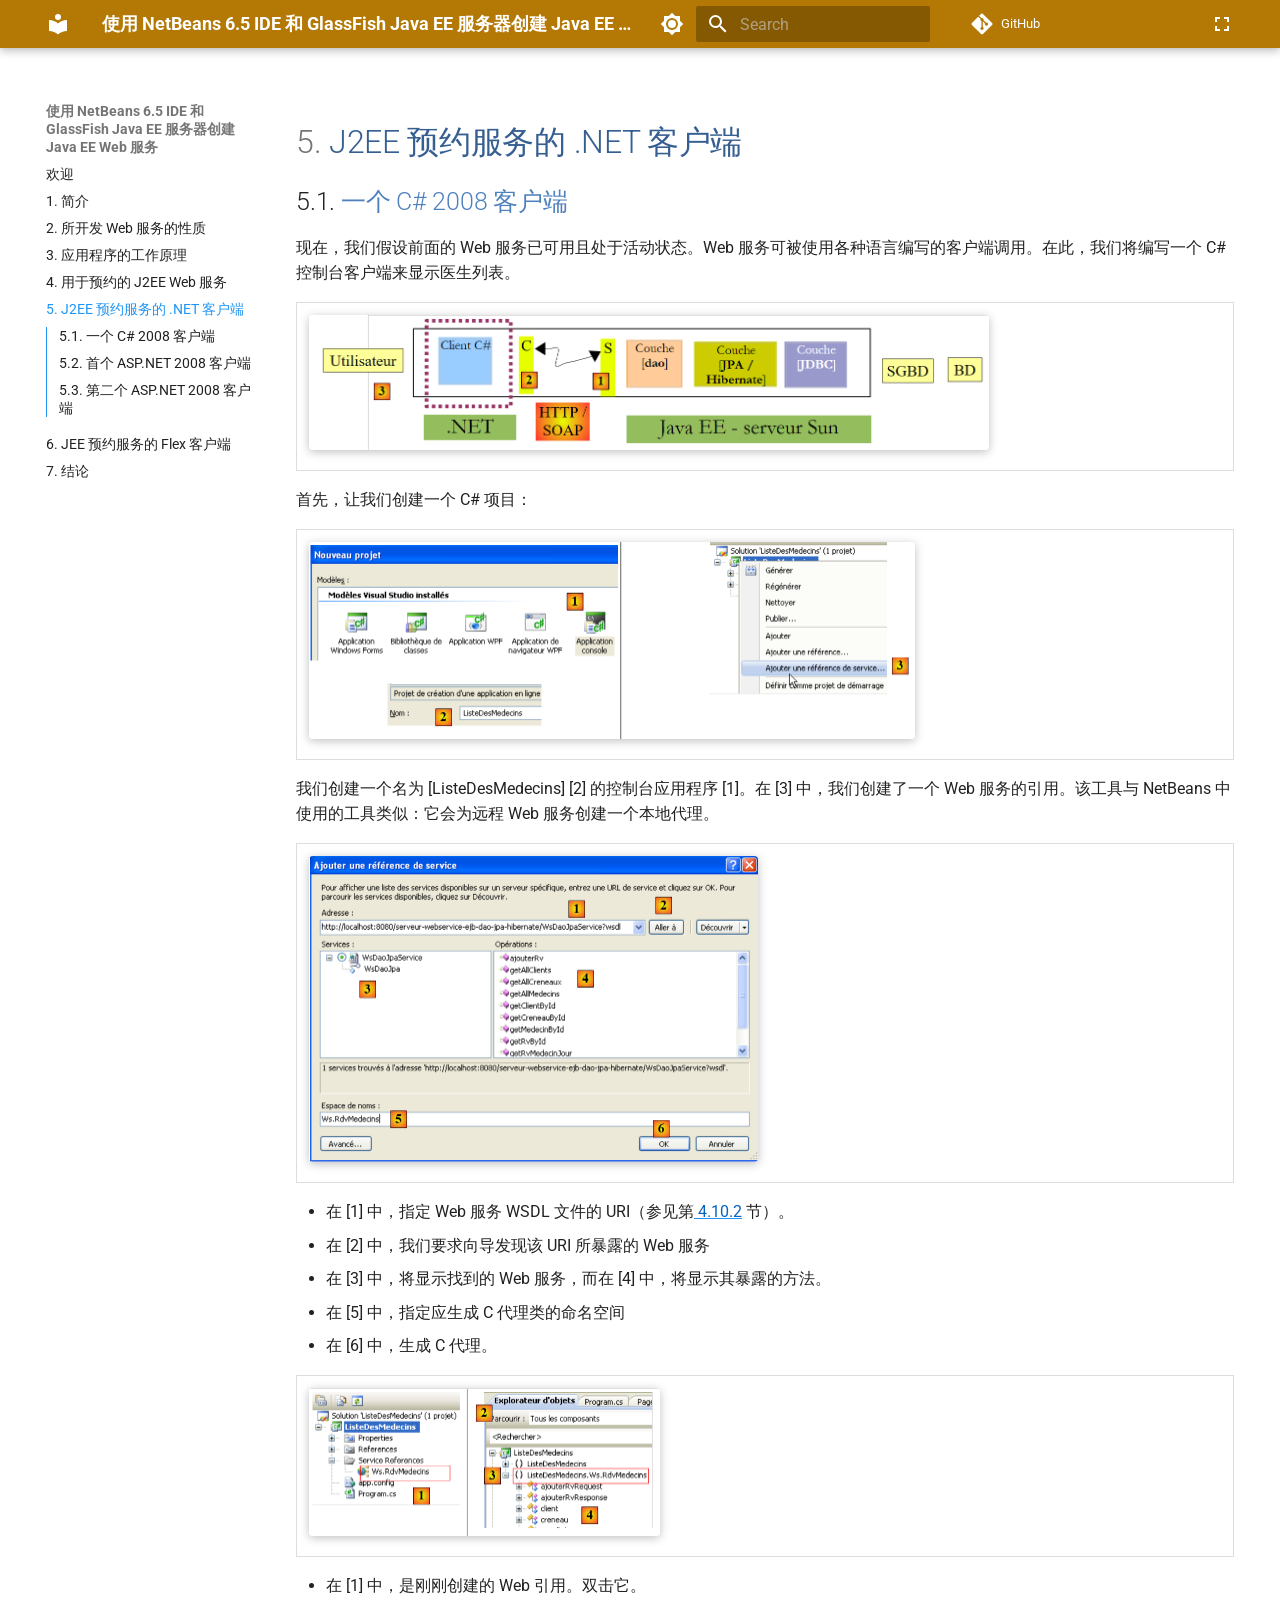
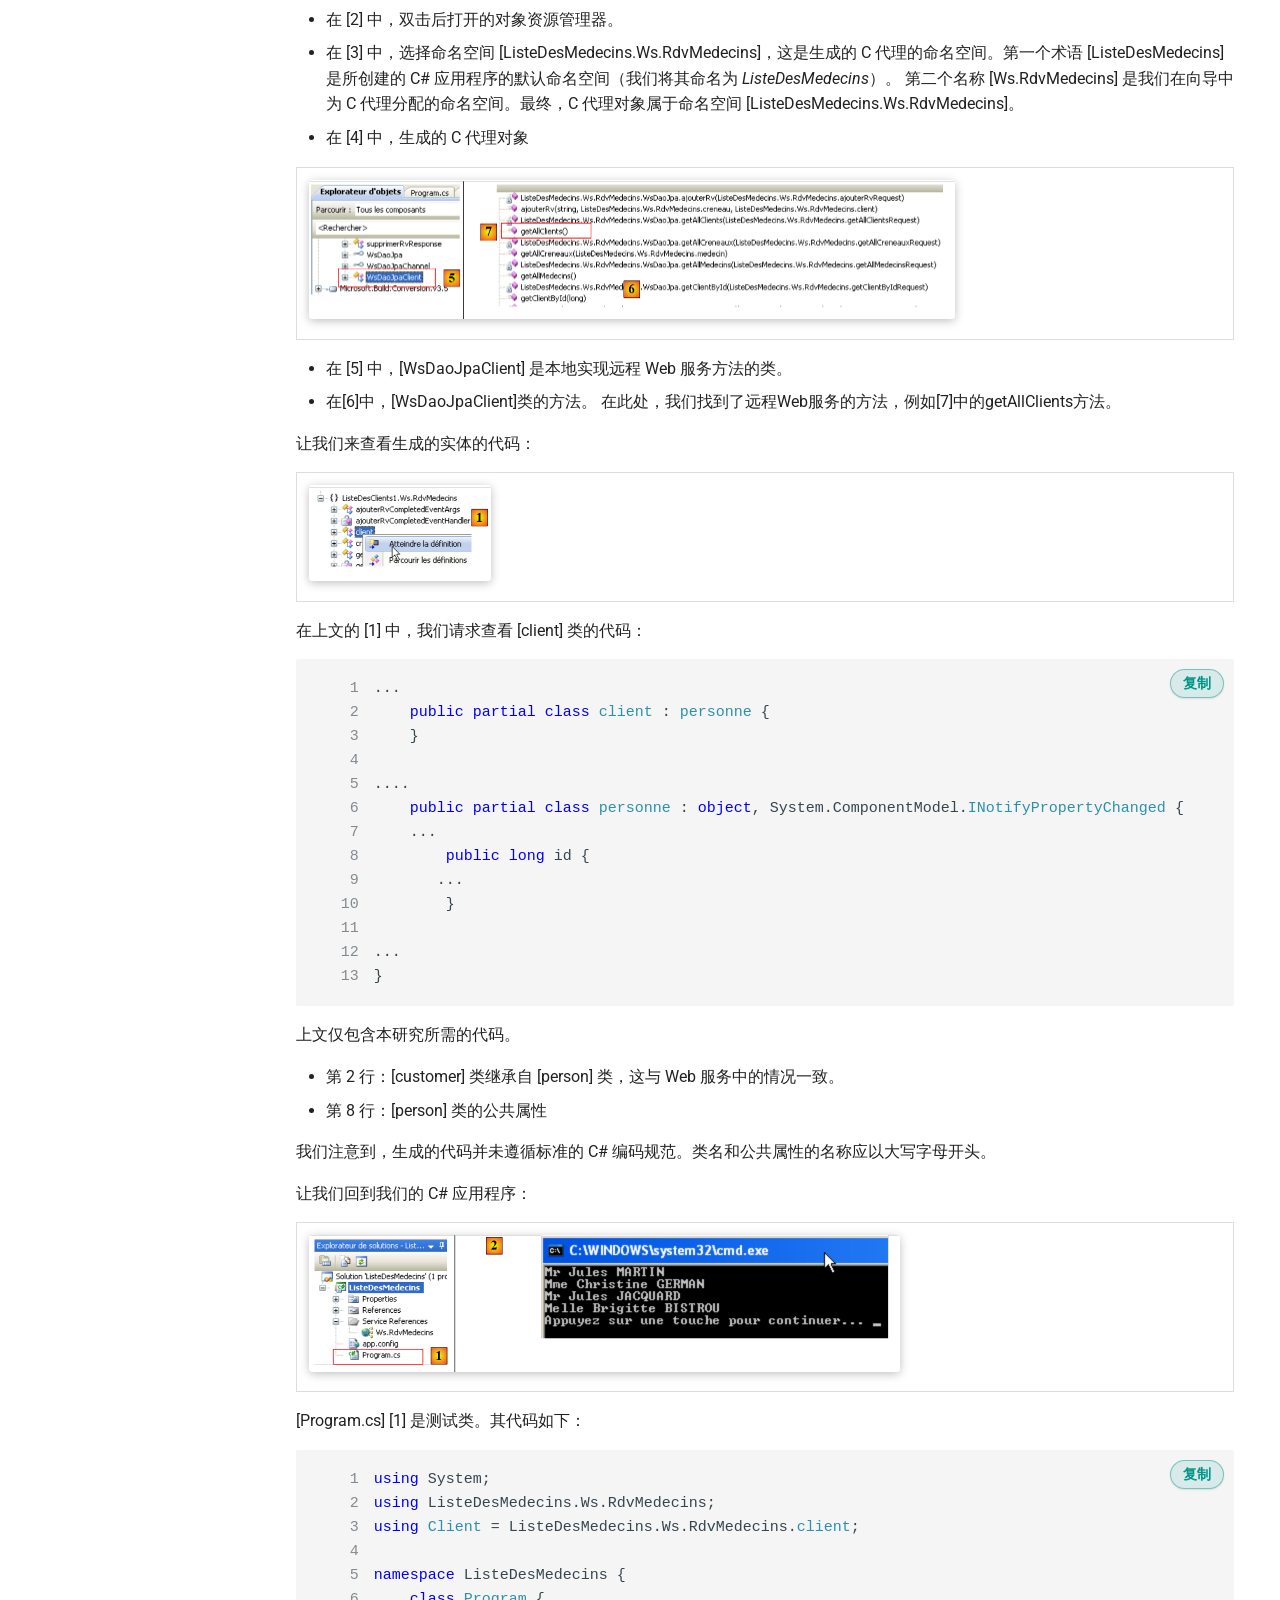
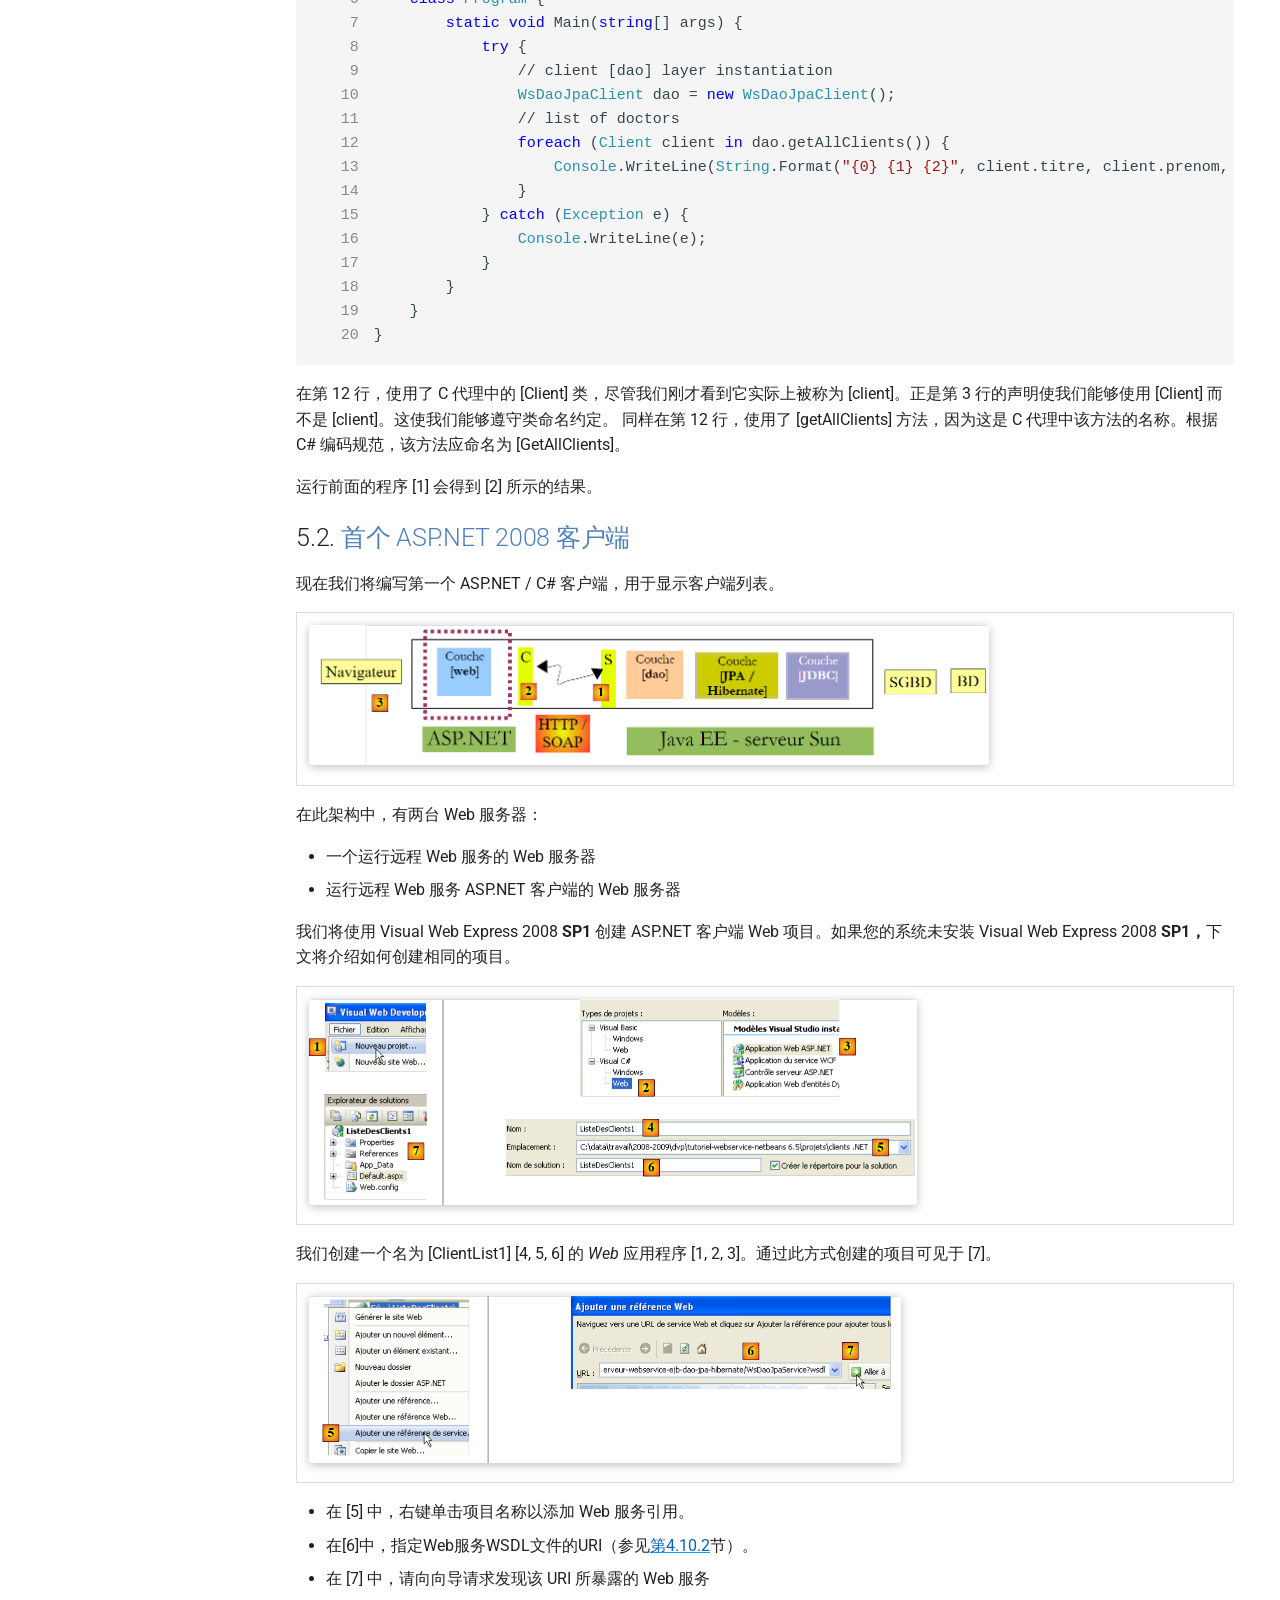
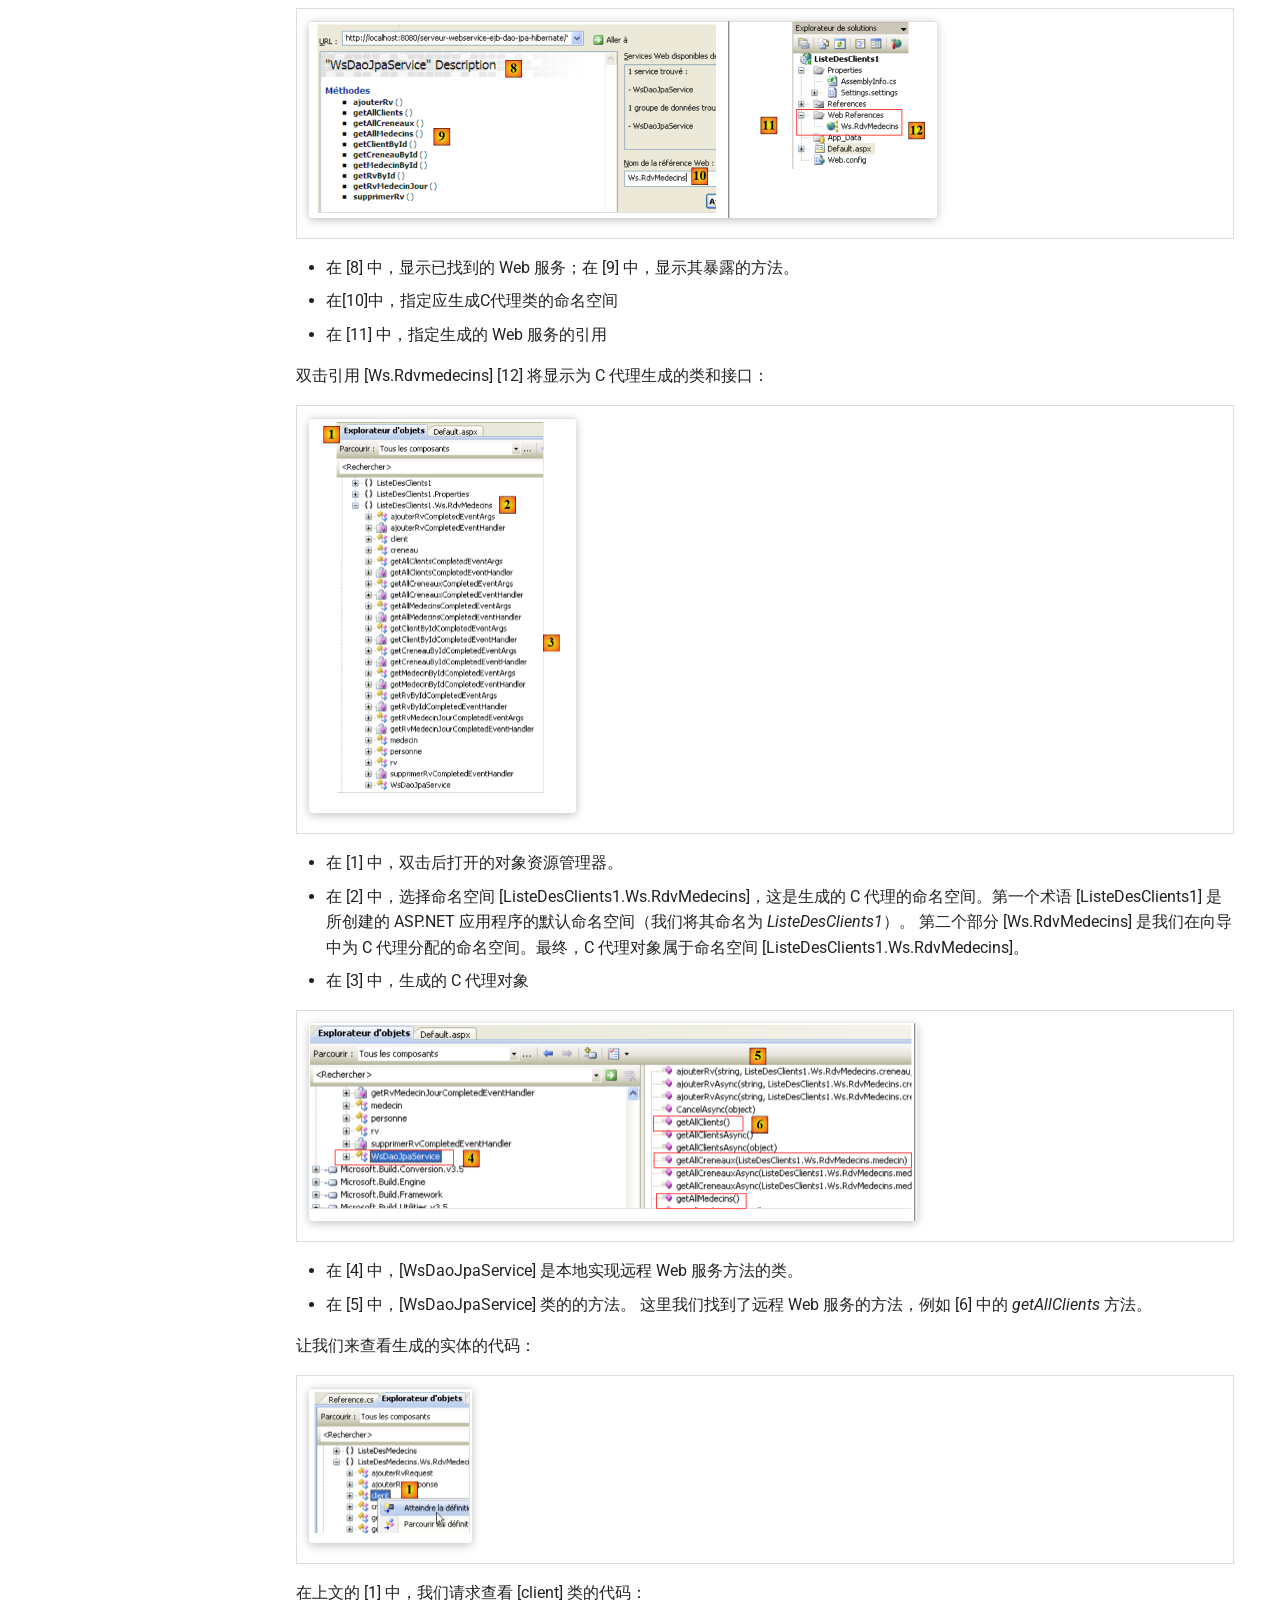
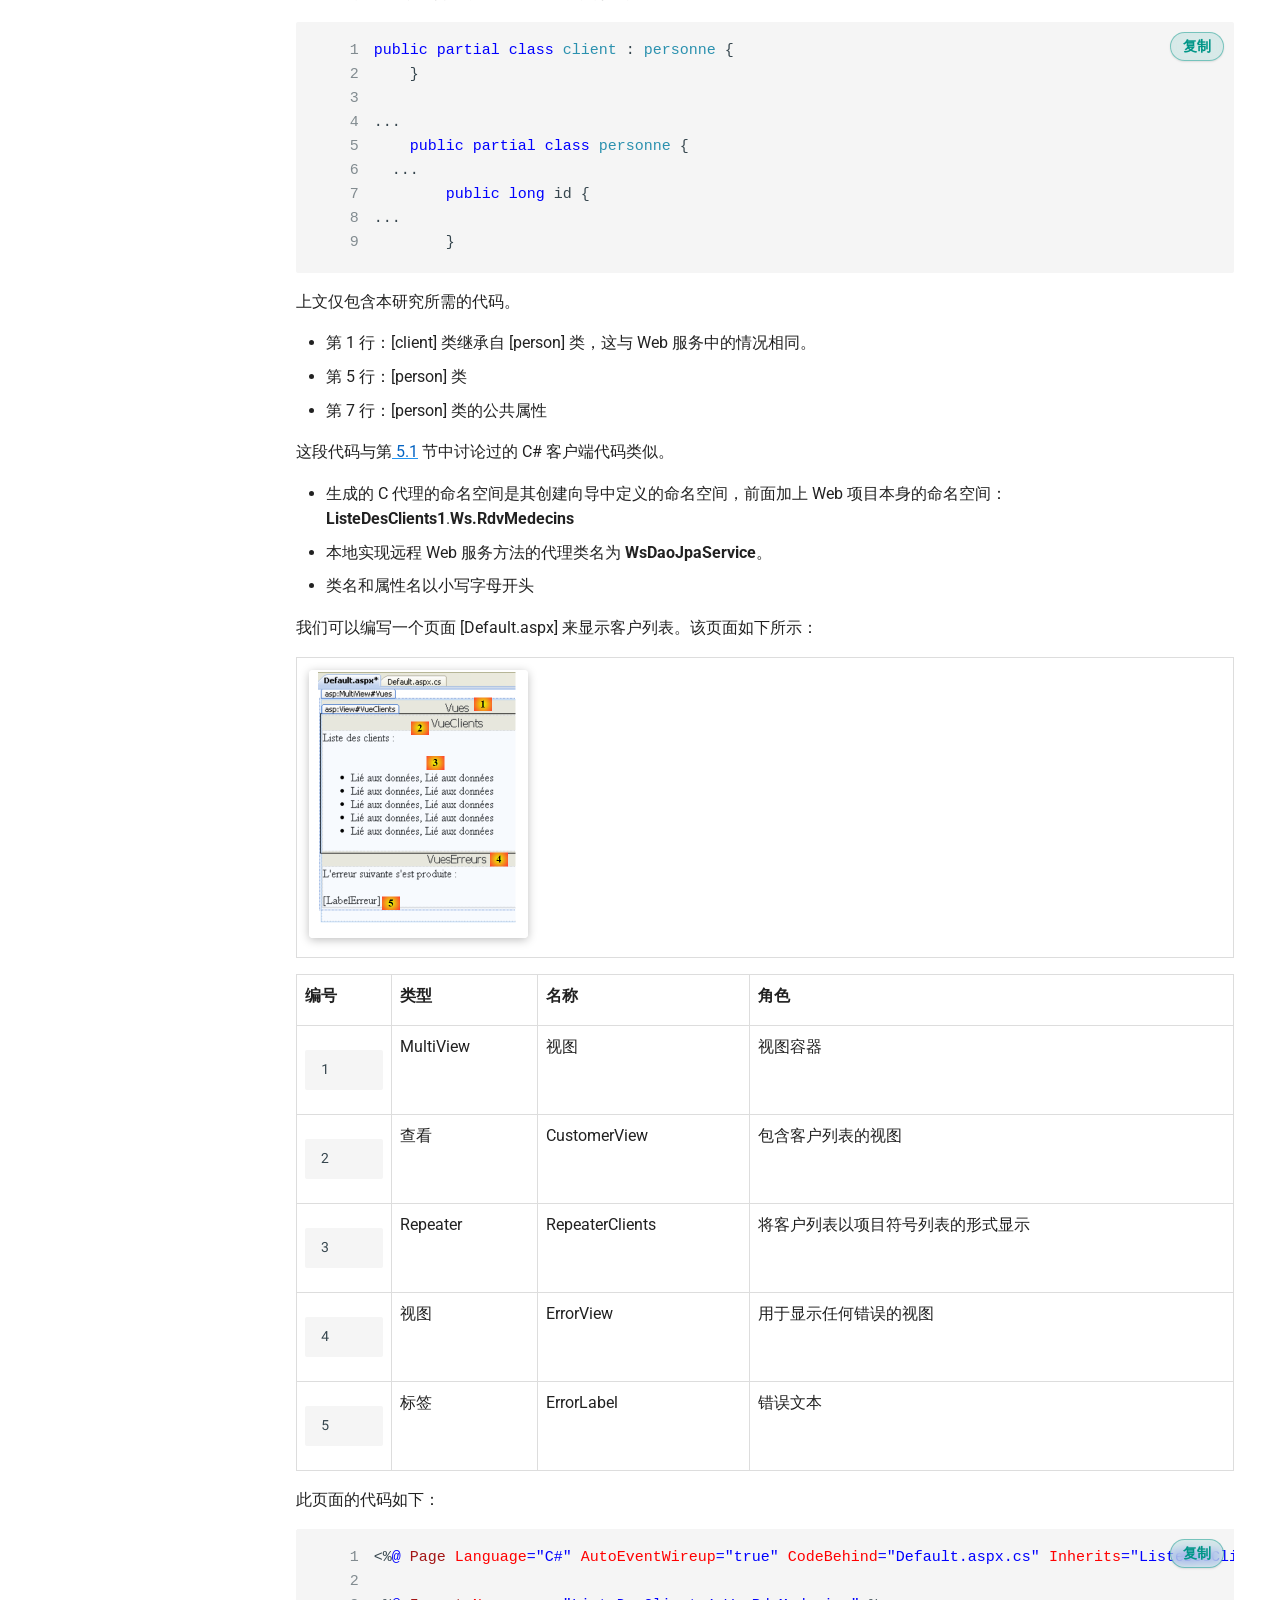
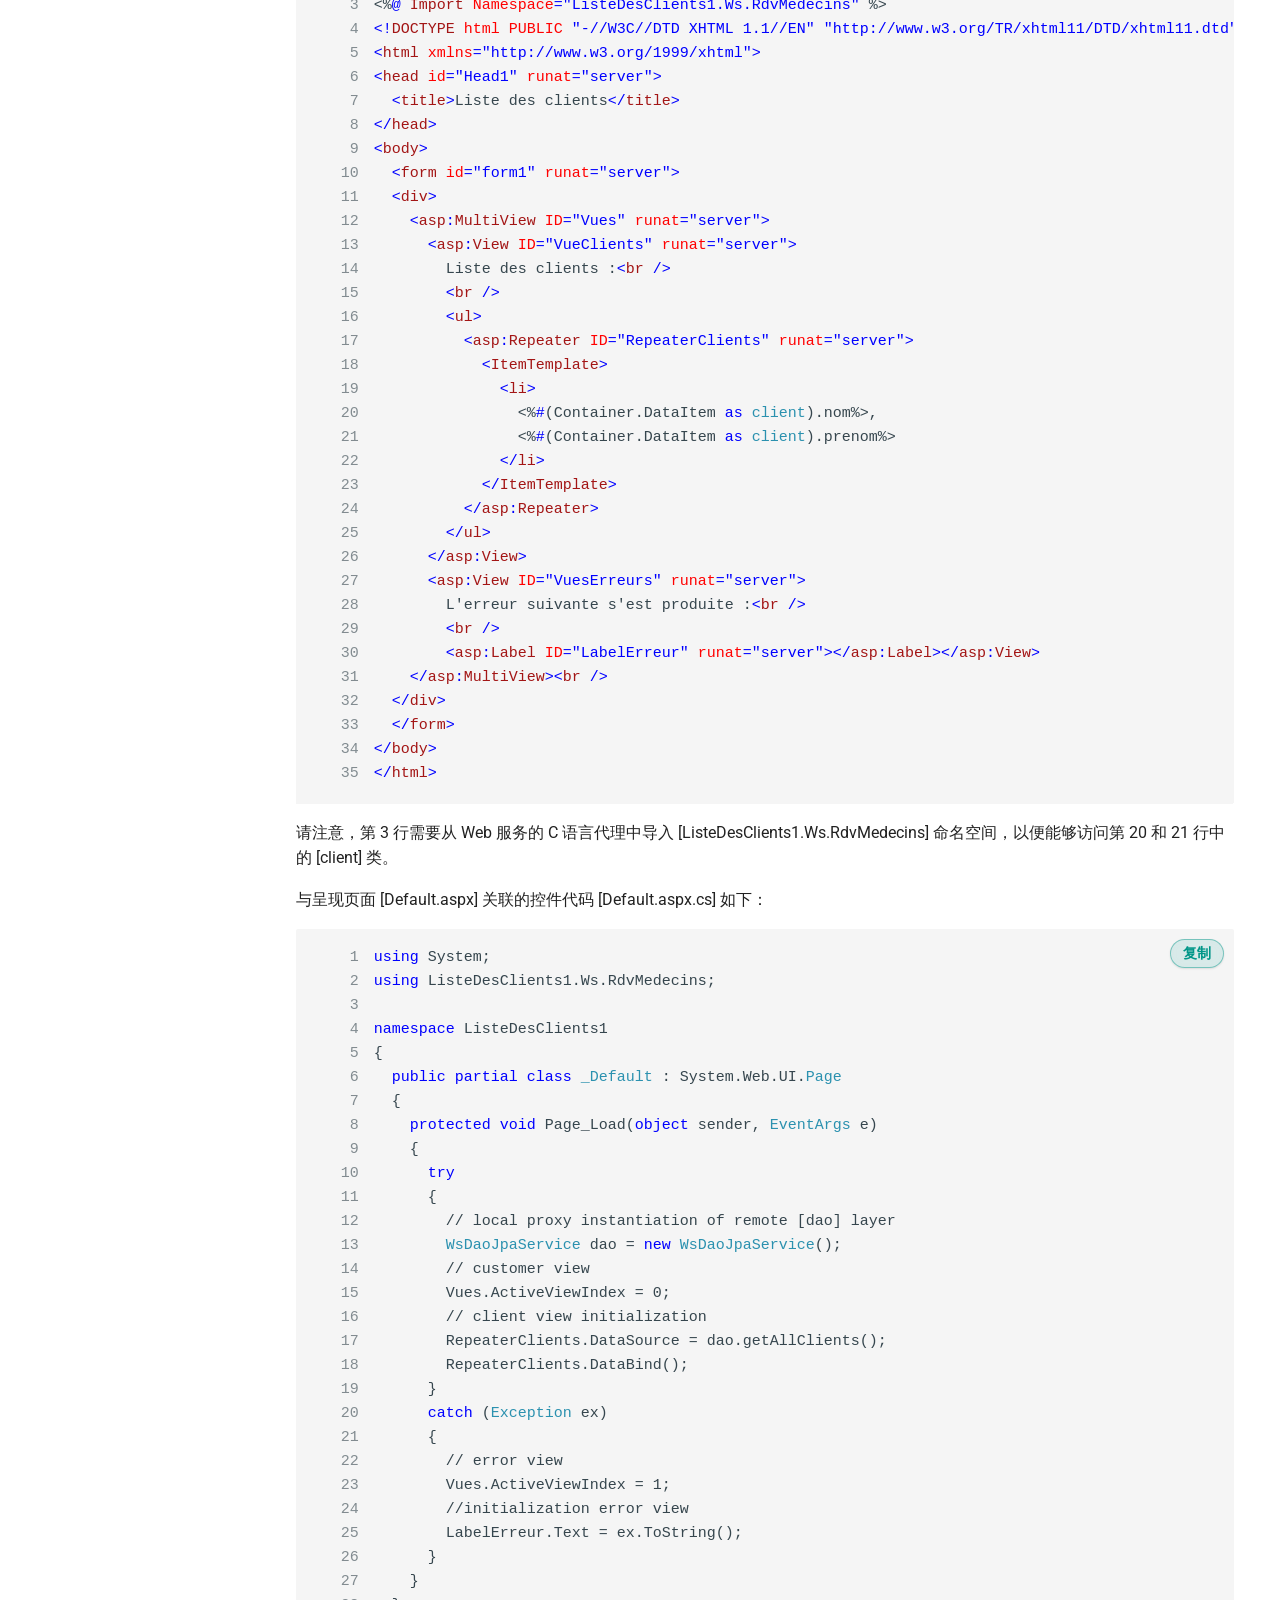
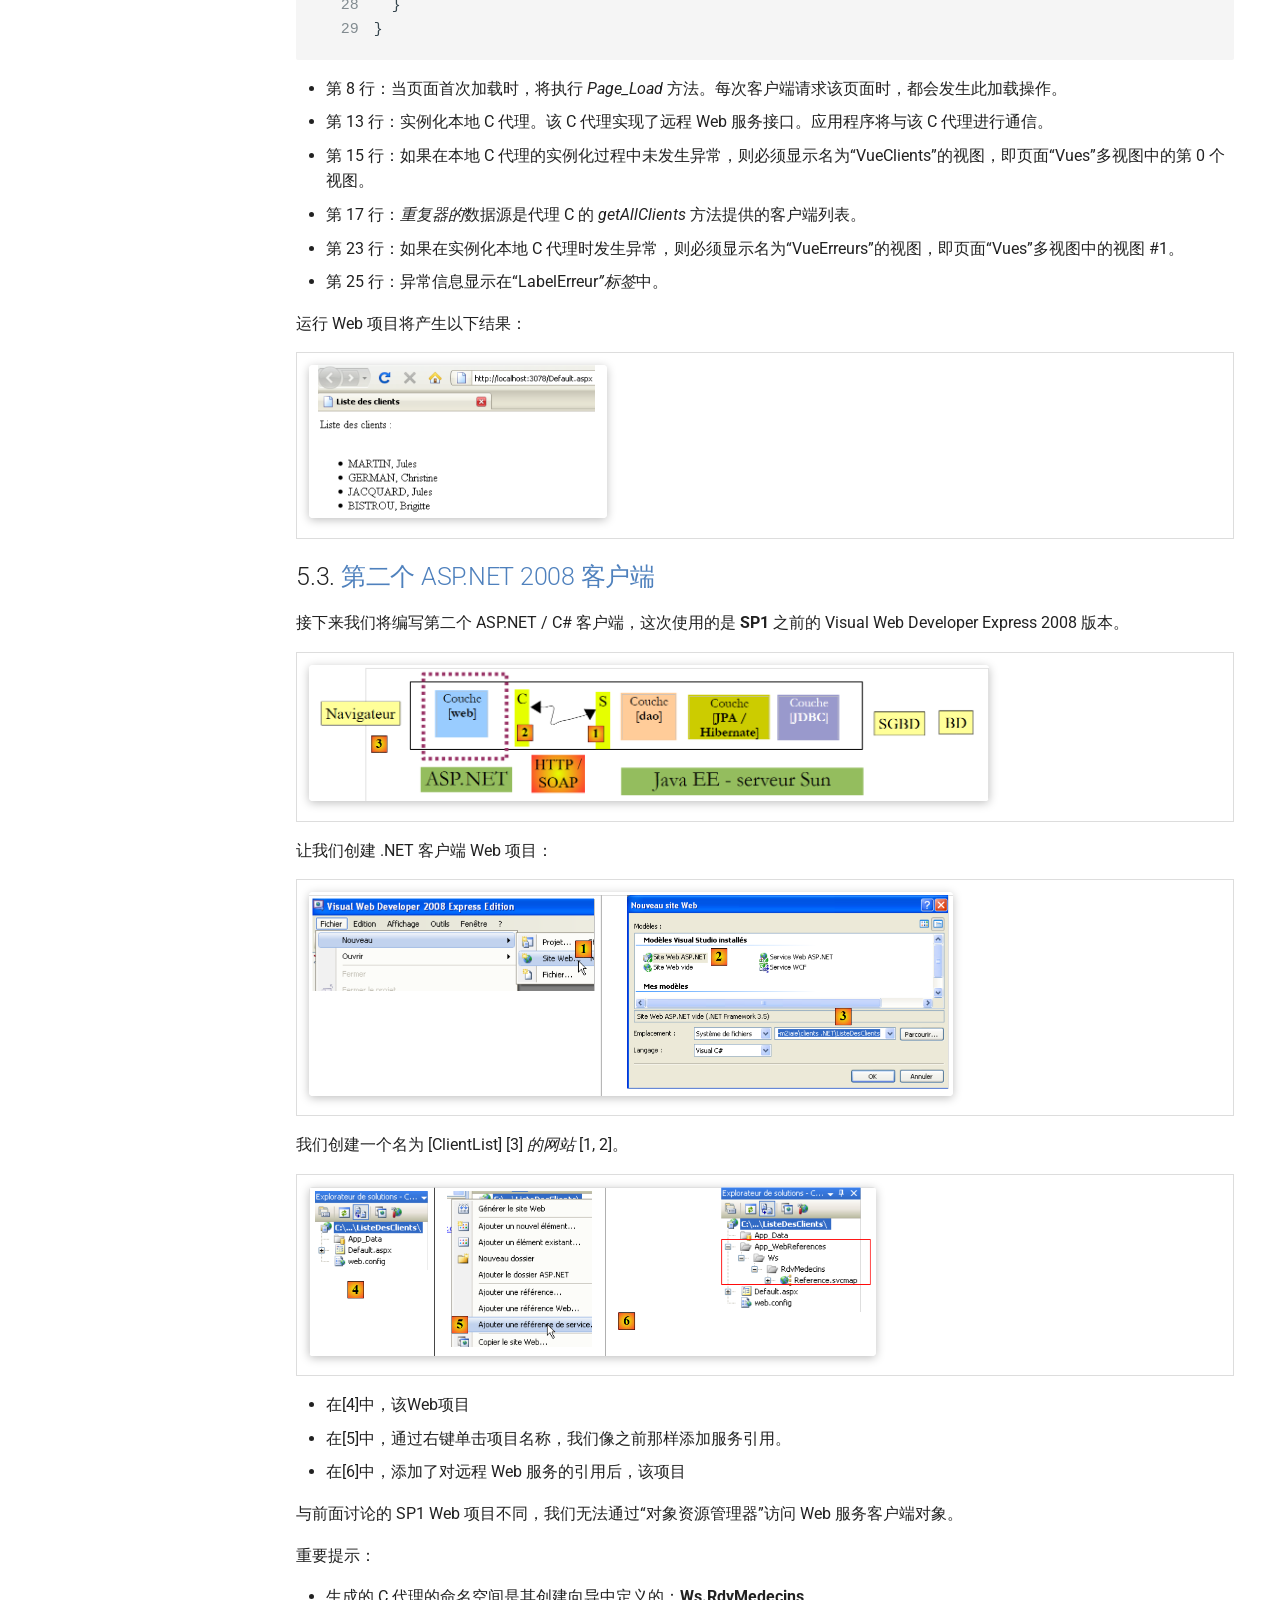
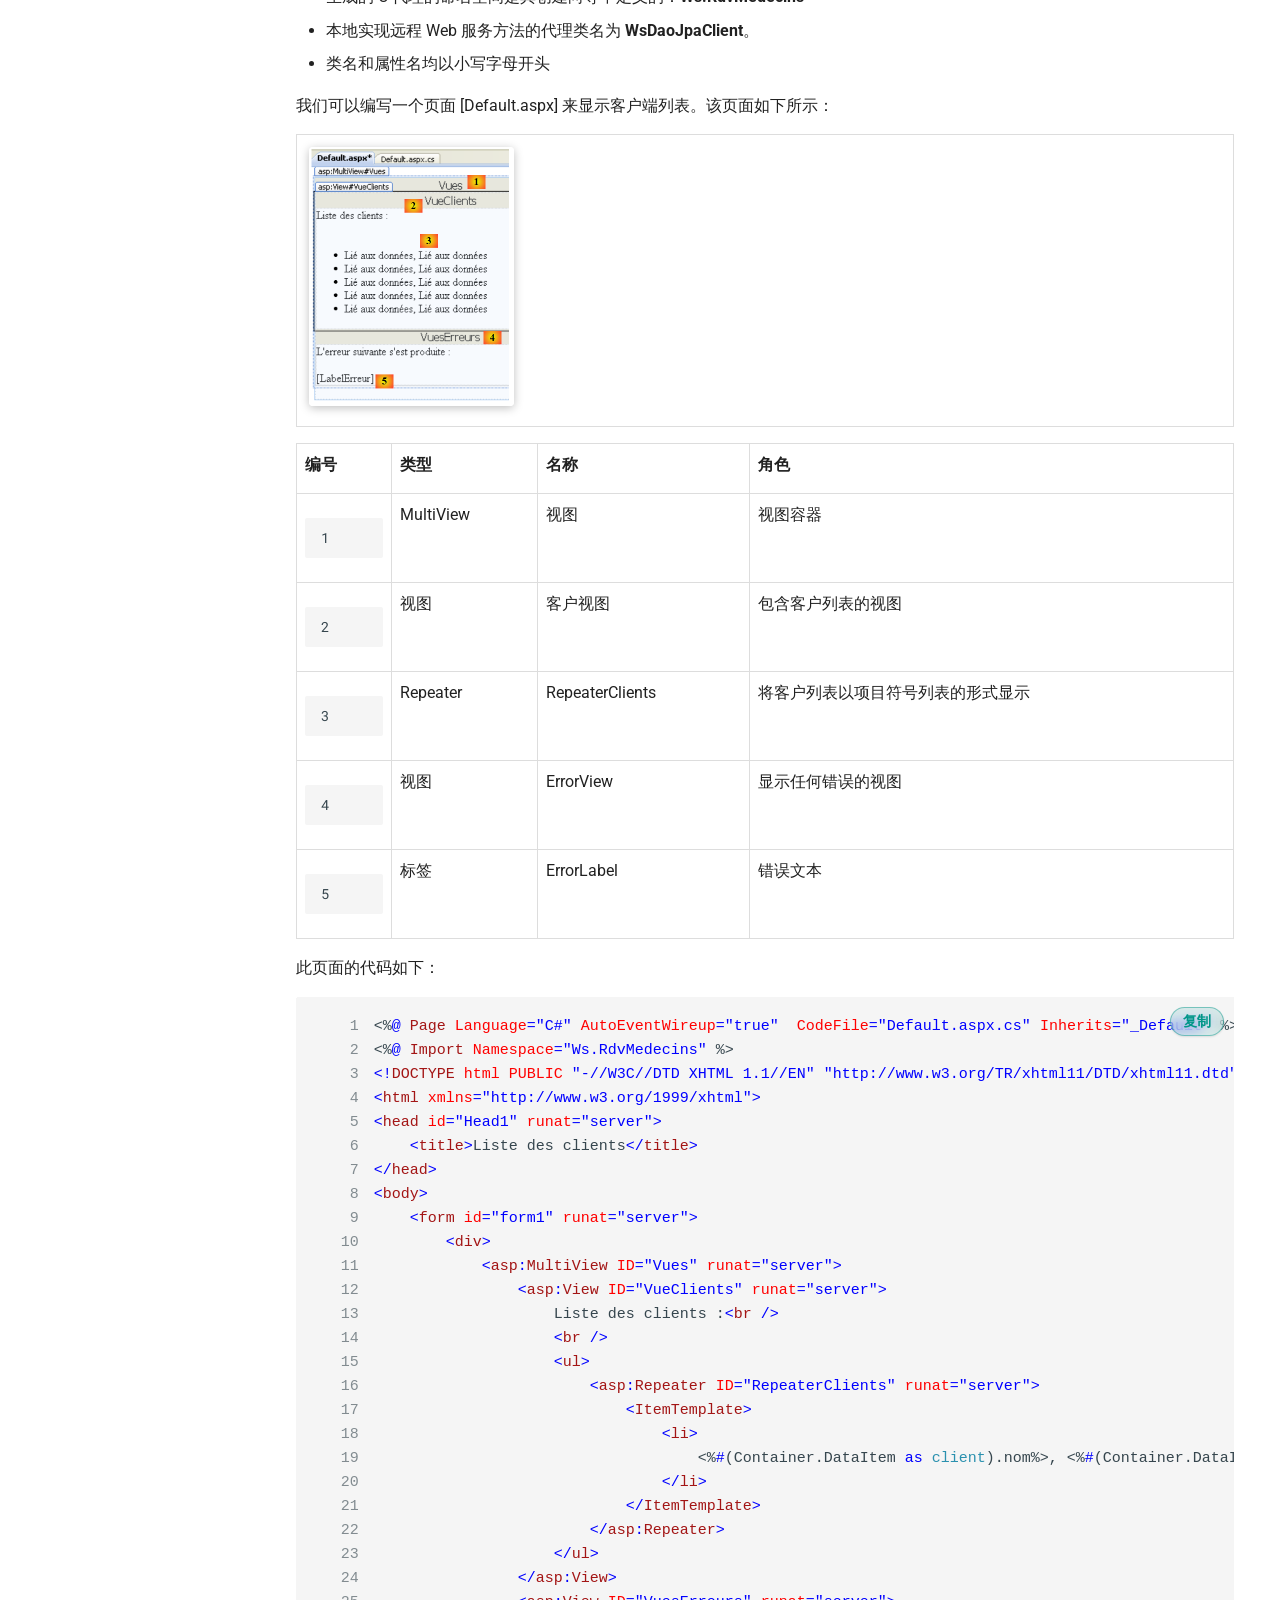
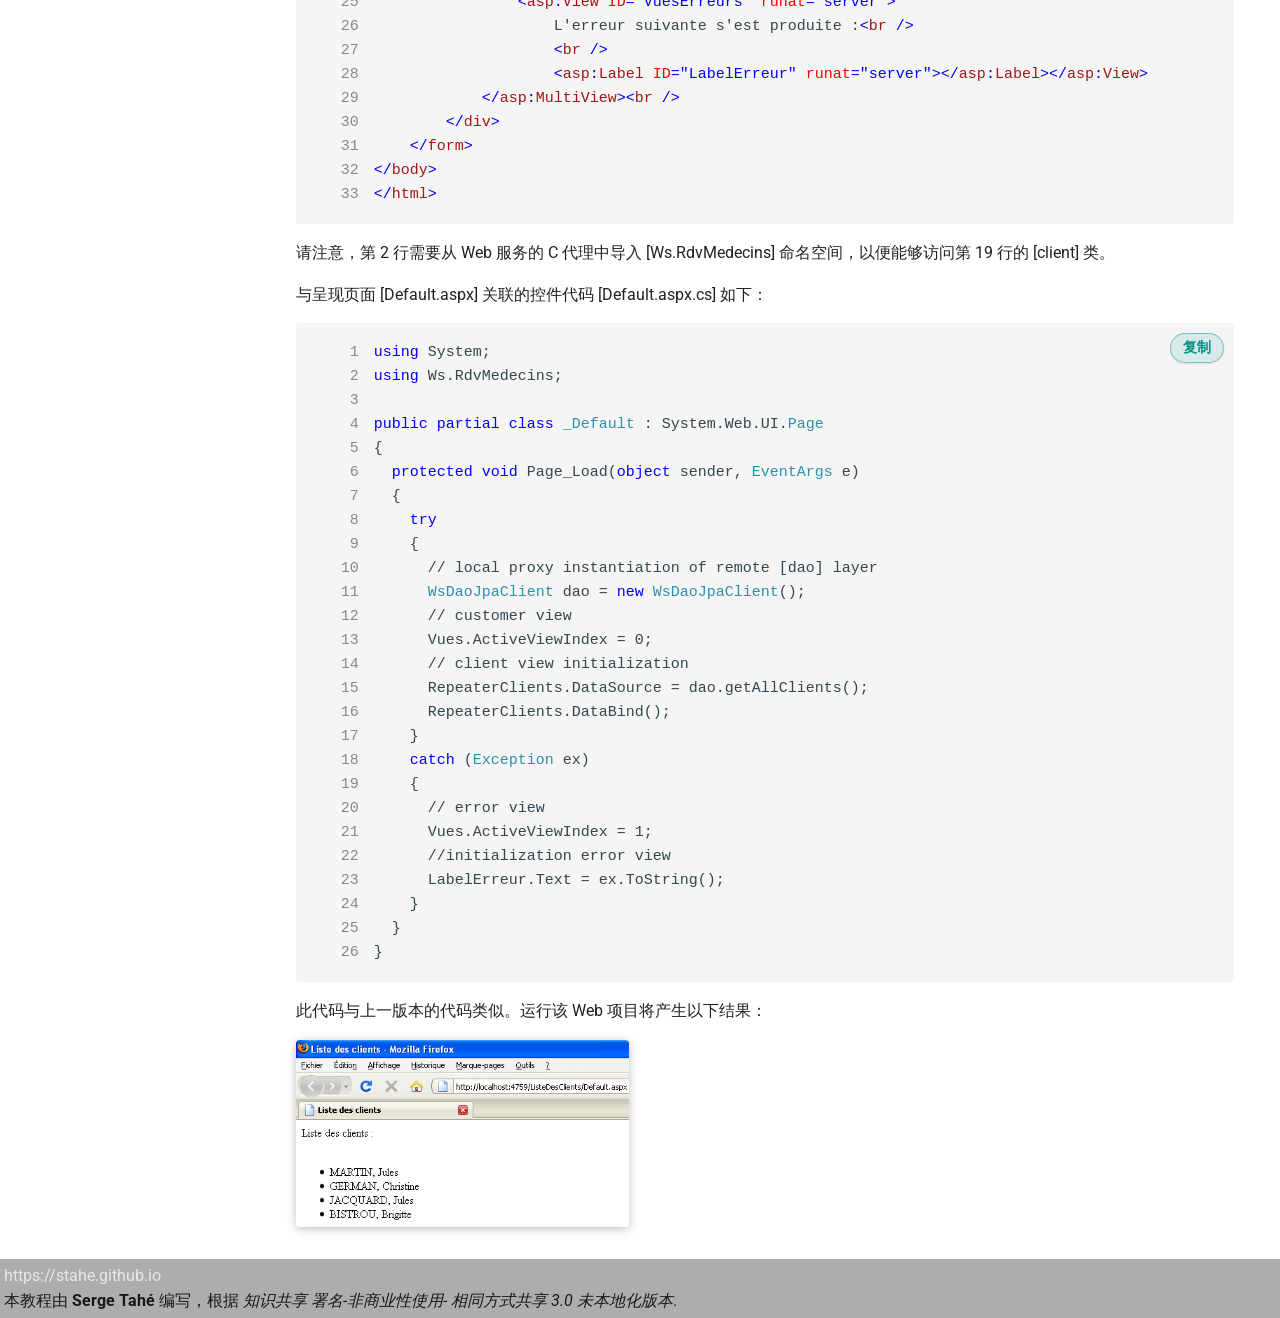
<file: j2ee-uueuue-net-euuan.html>
<!doctype html>
<html lang="en" class="no-js">
  <head>
    
      <meta charset="utf-8">
      <meta name="viewport" content="width=device-width,initial-scale=1">
      
        <meta name="description" content="使用 Android Studio 进行 Android 平板电脑编程入门">
      
      
        <meta name="author" content="Serge Tahé">
      
      
        <link rel="canonical" href="https://stahe.github.io/zh-webservice-netbeans-glassfish-fev-2009/j2ee-uueuue-net-euuan.html">
      
      
        <link rel="prev" href="onguuuee-j2ee-web-uu.html">
      
      
        <link rel="next" href="jee-uueuue-flex-euuan.html">
      
      
        
      
      
      <link rel="icon" href="assets/images/favicon.png">
      <meta name="generator" content="mkdocs-1.6.1, mkdocs-material-9.7.0">
    
    
      
        <title>5. J2EE 预约服务的 .NET 客户端 - 使用 NetBeans 6.5 IDE 和 GlassFish Java EE 服务器创建 Java EE Web 服务</title>
      
    
    
      <link rel="stylesheet" href="assets/stylesheets/main.618322db.min.css">
      
        
        <link rel="stylesheet" href="assets/stylesheets/palette.ab4e12ef.min.css">
      
      


    
    
      
    
    
      
        
        
        <link rel="preconnect" href="https://fonts.gstatic.com" crossorigin>
        <link rel="stylesheet" href="https://fonts.googleapis.com/css?family=Roboto:300,300i,400,400i,700,700i%7CRoboto+Mono:400,400i,700,700i&display=fallback">
        <style>:root{--md-text-font:"Roboto";--md-code-font:"Roboto Mono"}</style>
      
    
    
      <link rel="stylesheet" href="stylesheets/focus.css">
    
    <script>__md_scope=new URL(".",location),__md_hash=e=>[...e].reduce(((e,_)=>(e<<5)-e+_.charCodeAt(0)),0),__md_get=(e,_=localStorage,t=__md_scope)=>JSON.parse(_.getItem(t.pathname+"."+e)),__md_set=(e,_,t=localStorage,a=__md_scope)=>{try{t.setItem(a.pathname+"."+e,JSON.stringify(_))}catch(e){}}</script>
    
      
  <script async src="https://www.googletagmanager.com/gtag/js?id=G-EBZC3JVJNR"></script>
  <script>
    window.dataLayer = window.dataLayer || [];
    function gtag(){dataLayer.push(arguments);}
    gtag('js', new Date());
    var siteName = "使用 NetBeans 6.5 IDE 和 GlassFish Java EE 服务器创建 Java EE Web 服务";
    gtag('config', 'G-EBZC3JVJNR', {
        'page_title': siteName
    });
  </script>

    
    
  </head>
  
  
    
    
      
    
    
    
    
    <body dir="ltr" data-md-color-scheme="default" data-md-color-primary="blue" data-md-color-accent="purple">
  
    
    <input class="md-toggle" data-md-toggle="drawer" type="checkbox" id="__drawer" autocomplete="off">
    <input class="md-toggle" data-md-toggle="search" type="checkbox" id="__search" autocomplete="off">
    <label class="md-overlay" for="__drawer"></label>
    <div data-md-component="skip">
      
        
        <a href="#5-j2ee-net" class="md-skip">
          Skip to content
        </a>
      
    </div>
    <div data-md-component="announce">
      
    </div>
    
    
      

  

<header class="md-header md-header--shadow" data-md-component="header">
  <nav class="md-header__inner md-grid" aria-label="Header">
    <a href="index.html" title="使用 NetBeans 6.5 IDE 和 GlassFish Java EE 服务器创建 Java EE Web 服务" class="md-header__button md-logo" aria-label="使用 NetBeans 6.5 IDE 和 GlassFish Java EE 服务器创建 Java EE Web 服务" data-md-component="logo">
      
  
  <svg xmlns="http://www.w3.org/2000/svg" viewBox="0 0 24 24"><path d="M12 8a3 3 0 0 0 3-3 3 3 0 0 0-3-3 3 3 0 0 0-3 3 3 3 0 0 0 3 3m0 3.54C9.64 9.35 6.5 8 3 8v11c3.5 0 6.64 1.35 9 3.54 2.36-2.19 5.5-3.54 9-3.54V8c-3.5 0-6.64 1.35-9 3.54"/></svg>

    </a>
    <label class="md-header__button md-icon" for="__drawer">
      
      <svg xmlns="http://www.w3.org/2000/svg" viewBox="0 0 24 24"><path d="M3 6h18v2H3zm0 5h18v2H3zm0 5h18v2H3z"/></svg>
    </label>
    <div class="md-header__title" data-md-component="header-title">
      <div class="md-header__ellipsis">
        <div class="md-header__topic">
          <span class="md-ellipsis">
            使用 NetBeans 6.5 IDE 和 GlassFish Java EE 服务器创建 Java EE Web 服务
          </span>
        </div>
        <div class="md-header__topic" data-md-component="header-topic">
          <span class="md-ellipsis">
            
              5. J2EE 预约服务的 .NET 客户端
            
          </span>
        </div>
      </div>
    </div>
    
      
        <form class="md-header__option" data-md-component="palette">
  
    
    
    
    <input class="md-option" data-md-color-media="(prefers-color-scheme: light)" data-md-color-scheme="default" data-md-color-primary="blue" data-md-color-accent="purple"  aria-label="切换至深色模式"  type="radio" name="__palette" id="__palette_0">
    
      <label class="md-header__button md-icon" title="切换至深色模式" for="__palette_1" hidden>
        <svg xmlns="http://www.w3.org/2000/svg" viewBox="0 0 24 24"><path d="M12 8a4 4 0 0 0-4 4 4 4 0 0 0 4 4 4 4 0 0 0 4-4 4 4 0 0 0-4-4m0 10a6 6 0 0 1-6-6 6 6 0 0 1 6-6 6 6 0 0 1 6 6 6 6 0 0 1-6 6m8-9.31V4h-4.69L12 .69 8.69 4H4v4.69L.69 12 4 15.31V20h4.69L12 23.31 15.31 20H20v-4.69L23.31 12z"/></svg>
      </label>
    
  
    
    
    
    <input class="md-option" data-md-color-media="(prefers-color-scheme: dark)" data-md-color-scheme="slate" data-md-color-primary="blue" data-md-color-accent="purple"  aria-label="切换至浅色模式"  type="radio" name="__palette" id="__palette_1">
    
      <label class="md-header__button md-icon" title="切换至浅色模式" for="__palette_0" hidden>
        <svg xmlns="http://www.w3.org/2000/svg" viewBox="0 0 24 24"><path d="M12 18c-.89 0-1.74-.2-2.5-.55C11.56 16.5 13 14.42 13 12s-1.44-4.5-3.5-5.45C10.26 6.2 11.11 6 12 6a6 6 0 0 1 6 6 6 6 0 0 1-6 6m8-9.31V4h-4.69L12 .69 8.69 4H4v4.69L.69 12 4 15.31V20h4.69L12 23.31 15.31 20H20v-4.69L23.31 12z"/></svg>
      </label>
    
  
</form>
      
    
    
      <script>var palette=__md_get("__palette");if(palette&&palette.color){if("(prefers-color-scheme)"===palette.color.media){var media=matchMedia("(prefers-color-scheme: light)"),input=document.querySelector(media.matches?"[data-md-color-media='(prefers-color-scheme: light)']":"[data-md-color-media='(prefers-color-scheme: dark)']");palette.color.media=input.getAttribute("data-md-color-media"),palette.color.scheme=input.getAttribute("data-md-color-scheme"),palette.color.primary=input.getAttribute("data-md-color-primary"),palette.color.accent=input.getAttribute("data-md-color-accent")}for(var[key,value]of Object.entries(palette.color))document.body.setAttribute("data-md-color-"+key,value)}</script>
    
    
    
      
      
        <label class="md-header__button md-icon" for="__search">
          
          <svg xmlns="http://www.w3.org/2000/svg" viewBox="0 0 24 24"><path d="M9.5 3A6.5 6.5 0 0 1 16 9.5c0 1.61-.59 3.09-1.56 4.23l.27.27h.79l5 5-1.5 1.5-5-5v-.79l-.27-.27A6.52 6.52 0 0 1 9.5 16 6.5 6.5 0 0 1 3 9.5 6.5 6.5 0 0 1 9.5 3m0 2C7 5 5 7 5 9.5S7 14 9.5 14 14 12 14 9.5 12 5 9.5 5"/></svg>
        </label>
        <div class="md-search" data-md-component="search" role="dialog">
  <label class="md-search__overlay" for="__search"></label>
  <div class="md-search__inner" role="search">
    <form class="md-search__form" name="search">
      <input type="text" class="md-search__input" name="query" aria-label="Search" placeholder="Search" autocapitalize="off" autocorrect="off" autocomplete="off" spellcheck="false" data-md-component="search-query" required>
      <label class="md-search__icon md-icon" for="__search">
        
        <svg xmlns="http://www.w3.org/2000/svg" viewBox="0 0 24 24"><path d="M9.5 3A6.5 6.5 0 0 1 16 9.5c0 1.61-.59 3.09-1.56 4.23l.27.27h.79l5 5-1.5 1.5-5-5v-.79l-.27-.27A6.52 6.52 0 0 1 9.5 16 6.5 6.5 0 0 1 3 9.5 6.5 6.5 0 0 1 9.5 3m0 2C7 5 5 7 5 9.5S7 14 9.5 14 14 12 14 9.5 12 5 9.5 5"/></svg>
        
        <svg xmlns="http://www.w3.org/2000/svg" viewBox="0 0 24 24"><path d="M20 11v2H8l5.5 5.5-1.42 1.42L4.16 12l7.92-7.92L13.5 5.5 8 11z"/></svg>
      </label>
      <nav class="md-search__options" aria-label="Search">
        
        <button type="reset" class="md-search__icon md-icon" title="Clear" aria-label="Clear" tabindex="-1">
          
          <svg xmlns="http://www.w3.org/2000/svg" viewBox="0 0 24 24"><path d="M19 6.41 17.59 5 12 10.59 6.41 5 5 6.41 10.59 12 5 17.59 6.41 19 12 13.41 17.59 19 19 17.59 13.41 12z"/></svg>
        </button>
      </nav>
      
    </form>
    <div class="md-search__output">
      <div class="md-search__scrollwrap" tabindex="0" data-md-scrollfix>
        <div class="md-search-result" data-md-component="search-result">
          <div class="md-search-result__meta">
            Initializing search
          </div>
          <ol class="md-search-result__list" role="presentation"></ol>
        </div>
      </div>
    </div>
  </div>
</div>
      
    
    
      <div class="md-header__source">
        <a href="https://stahe.github.io/zh-webservice-netbeans-glassfish-fev-2009" title="Go to repository" class="md-source" data-md-component="source">
  <div class="md-source__icon md-icon">
    
    <svg xmlns="http://www.w3.org/2000/svg" viewBox="0 0 448 512"><!--! Font Awesome Free 7.1.0 by @fontawesome - https://fontawesome.com License - https://fontawesome.com/license/free (Icons: CC BY 4.0, Fonts: SIL OFL 1.1, Code: MIT License) Copyright 2025 Fonticons, Inc.--><path d="M439.6 236.1 244 40.5c-5.4-5.5-12.8-8.5-20.4-8.5s-15 3-20.4 8.4L162.5 81l51.5 51.5c27.1-9.1 52.7 16.8 43.4 43.7l49.7 49.7c34.2-11.8 61.2 31 35.5 56.7-26.5 26.5-70.2-2.9-56-37.3L240.3 199v121.9c25.3 12.5 22.3 41.8 9.1 55-6.4 6.4-15.2 10.1-24.3 10.1s-17.8-3.6-24.3-10.1c-17.6-17.6-11.1-46.9 11.2-56v-123c-20.8-8.5-24.6-30.7-18.6-45L142.6 101 8.5 235.1C3 240.6 0 247.9 0 255.5s3 15 8.5 20.4l195.6 195.7c5.4 5.4 12.7 8.4 20.4 8.4s15-3 20.4-8.4l194.7-194.7c5.4-5.4 8.4-12.8 8.4-20.4s-3-15-8.4-20.4"/></svg>
  </div>
  <div class="md-source__repository">
    GitHub
  </div>
</a>
      </div>
    
  </nav>
  
</header>
    
    <div class="md-container" data-md-component="container">
      
      
        
          
        
      
      <main class="md-main" data-md-component="main">
        <div class="md-main__inner md-grid">
          
            
              
              <div class="md-sidebar md-sidebar--primary" data-md-component="sidebar" data-md-type="navigation" >
                <div class="md-sidebar__scrollwrap">
                  <div class="md-sidebar__inner">
                    



  

<nav class="md-nav md-nav--primary md-nav--integrated" aria-label="Navigation" data-md-level="0">
  <label class="md-nav__title" for="__drawer">
    <a href="index.html" title="使用 NetBeans 6.5 IDE 和 GlassFish Java EE 服务器创建 Java EE Web 服务" class="md-nav__button md-logo" aria-label="使用 NetBeans 6.5 IDE 和 GlassFish Java EE 服务器创建 Java EE Web 服务" data-md-component="logo">
      
  
  <svg xmlns="http://www.w3.org/2000/svg" viewBox="0 0 24 24"><path d="M12 8a3 3 0 0 0 3-3 3 3 0 0 0-3-3 3 3 0 0 0-3 3 3 3 0 0 0 3 3m0 3.54C9.64 9.35 6.5 8 3 8v11c3.5 0 6.64 1.35 9 3.54 2.36-2.19 5.5-3.54 9-3.54V8c-3.5 0-6.64 1.35-9 3.54"/></svg>

    </a>
    使用 NetBeans 6.5 IDE 和 GlassFish Java EE 服务器创建 Java EE Web 服务
  </label>
  
    <div class="md-nav__source">
      <a href="https://stahe.github.io/zh-webservice-netbeans-glassfish-fev-2009" title="Go to repository" class="md-source" data-md-component="source">
  <div class="md-source__icon md-icon">
    
    <svg xmlns="http://www.w3.org/2000/svg" viewBox="0 0 448 512"><!--! Font Awesome Free 7.1.0 by @fontawesome - https://fontawesome.com License - https://fontawesome.com/license/free (Icons: CC BY 4.0, Fonts: SIL OFL 1.1, Code: MIT License) Copyright 2025 Fonticons, Inc.--><path d="M439.6 236.1 244 40.5c-5.4-5.5-12.8-8.5-20.4-8.5s-15 3-20.4 8.4L162.5 81l51.5 51.5c27.1-9.1 52.7 16.8 43.4 43.7l49.7 49.7c34.2-11.8 61.2 31 35.5 56.7-26.5 26.5-70.2-2.9-56-37.3L240.3 199v121.9c25.3 12.5 22.3 41.8 9.1 55-6.4 6.4-15.2 10.1-24.3 10.1s-17.8-3.6-24.3-10.1c-17.6-17.6-11.1-46.9 11.2-56v-123c-20.8-8.5-24.6-30.7-18.6-45L142.6 101 8.5 235.1C3 240.6 0 247.9 0 255.5s3 15 8.5 20.4l195.6 195.7c5.4 5.4 12.7 8.4 20.4 8.4s15-3 20.4-8.4l194.7-194.7c5.4-5.4 8.4-12.8 8.4-20.4s-3-15-8.4-20.4"/></svg>
  </div>
  <div class="md-source__repository">
    GitHub
  </div>
</a>
    </div>
  
  <ul class="md-nav__list" data-md-scrollfix>
    
      
      
  
  
  
  
    <li class="md-nav__item">
      <a href="index.html" class="md-nav__link">
        
  
  
  <span class="md-ellipsis">
    
  
    欢迎
  

    
  </span>
  
  

      </a>
    </li>
  

    
      
      
  
  
  
  
    <li class="md-nav__item">
      <a href="ianie.html" class="md-nav__link">
        
  
  
  <span class="md-ellipsis">
    
  
    1. 简介
  

    
  </span>
  
  

      </a>
    </li>
  

    
      
      
  
  
  
  
    <li class="md-nav__item">
      <a href="uoaia-web-uueinghi.html" class="md-nav__link">
        
  
  
  <span class="md-ellipsis">
    
  
    2. 所开发 Web 服务的性质
  

    
  </span>
  
  

      </a>
    </li>
  

    
      
      
  
  
  
  
    <li class="md-nav__item">
      <a href="ingonghengueonguouani.html" class="md-nav__link">
        
  
  
  <span class="md-ellipsis">
    
  
    3. 应用程序的工作原理
  

    
  </span>
  
  

      </a>
    </li>
  

    
      
      
  
  
  
  
    <li class="md-nav__item">
      <a href="onguuuee-j2ee-web-uu.html" class="md-nav__link">
        
  
  
  <span class="md-ellipsis">
    
  
    4. 用于预约的 J2EE Web 服务
  

    
  </span>
  
  

      </a>
    </li>
  

    
      
      
  
  
    
  
  
  
    <li class="md-nav__item md-nav__item--active">
      
      <input class="md-nav__toggle md-toggle" type="checkbox" id="__toc">
      
      
        
      
      
        <label class="md-nav__link md-nav__link--active" for="__toc">
          
  
  
  <span class="md-ellipsis">
    
  
    5. J2EE 预约服务的 .NET 客户端
  

    
  </span>
  
  

          <span class="md-nav__icon md-icon"></span>
        </label>
      
      <a href="j2ee-uueuue-net-euuan.html" class="md-nav__link md-nav__link--active">
        
  
  
  <span class="md-ellipsis">
    
  
    5. J2EE 预约服务的 .NET 客户端
  

    
  </span>
  
  

      </a>
      
        

<nav class="md-nav md-nav--secondary" aria-label="Table of contents">
  
  
  
    
  
  
    <label class="md-nav__title" for="__toc">
      <span class="md-nav__icon md-icon"></span>
      Table of contents
    </label>
    <ul class="md-nav__list" data-md-component="toc" data-md-scrollfix>
      
        <li class="md-nav__item">
  <a href="#51-c-2008" class="md-nav__link">
    <span class="md-ellipsis">
      
        5.1. 一个 C# 2008 客户端
      
    </span>
  </a>
  
</li>
      
        <li class="md-nav__item">
  <a href="#52-aspnet-2008" class="md-nav__link">
    <span class="md-ellipsis">
      
        5.2. 首个 ASP.NET 2008 客户端
      
    </span>
  </a>
  
</li>
      
        <li class="md-nav__item">
  <a href="#53-aspnet-2008" class="md-nav__link">
    <span class="md-ellipsis">
      
        5.3. 第二个 ASP.NET 2008 客户端
      
    </span>
  </a>
  
</li>
      
    </ul>
  
</nav>
      
    </li>
  

    
      
      
  
  
  
  
    <li class="md-nav__item">
      <a href="jee-uueuue-flex-euuan.html" class="md-nav__link">
        
  
  
  <span class="md-ellipsis">
    
  
    6. JEE 预约服务的 Flex 客户端
  

    
  </span>
  
  

      </a>
    </li>
  

    
      
      
  
  
  
  
    <li class="md-nav__item">
      <a href="ieun.html" class="md-nav__link">
        
  
  
  <span class="md-ellipsis">
    
  
    7. 结论
  

    
  </span>
  
  

      </a>
    </li>
  

    
  </ul>
</nav>
                  </div>
                </div>
              </div>
            
            
          
          
            <div class="md-content" data-md-component="content">
              
              <article class="md-content__inner md-typeset">
                
                  



<h1 id="5-j2ee-net">5. <span style="color: #365f91">J2EE 预约服务的 .NET 客户端</span></h1>
<h2 id="51-c-2008">5.1. <span style="color: #4f81bd">一个 C# 2008 客户端</span></h2>
<p>现在，我们假设前面的 Web 服务已可用且处于活动状态。Web 服务可被使用各种语言编写的客户端调用。在此，我们将编写一个 C# 控制台客户端来显示医生列表。</p>
<table class="odt-table" style="border-collapse: collapse; width: 100%; margin-bottom: 1em;"><tr><td style="border: 1px solid #ddd; padding: 8px; vertical-align: top;"><img src="images/100000000000056900000114A2B5166B.png" width="680" height="136" style="display:inline-block; margin:4px;width:17.997cm;height:3.586cm;" class="odt-zoomable" data-zoom-src="images/100000000000056900000114A2B5166B.png" /></td></tr></table>

<p>首先，让我们创建一个 C# 项目：</p>
<table class="odt-table" style="border-collapse: collapse; width: 100%; margin-bottom: 1em;"><tr><td style="border: 1px solid #ddd; padding: 8px; vertical-align: top;"><img src="images/10000000000004BC0000018B0C755C28.png" width="606" height="198" style="display:inline-block; margin:4px;width:16.034cm;height:5.226cm;" class="odt-zoomable" data-zoom-src="images/10000000000004BC0000018B0C755C28.png" /></td></tr></table>

<p>我们创建一个名为 [ListeDesMedecins] [2] 的控制台应用程序 [1]。在 [3] 中，我们创建了一个 Web 服务的引用。该工具与 NetBeans 中使用的工具类似：它会为远程 Web 服务创建一个本地代理。</p>
<table class="odt-table" style="border-collapse: collapse; width: 100%; margin-bottom: 1em;"><tr><td style="border: 1px solid #ddd; padding: 8px; vertical-align: top;"><img src="images/100000000000038200000265A6BAF937.png" width="449" height="307" style="display:inline-block; margin:4px;width:11.88cm;height:8.11cm;" class="odt-zoomable" data-zoom-src="images/100000000000038200000265A6BAF937.png" /></td></tr></table>

<ul>
  <li>在 [1] 中，指定 Web 服务 WSDL 文件的 URI（参见第<a href="#uri-service-web"><u><span style="color: #0563c1"> 4.10.2</span></u></a> 节）。
  </li>
  <li>在 [2] 中，我们要求向导发现该 URI 所暴露的 Web 服务
  </li>
  <li>在 [3] 中，将显示找到的 Web 服务，而在 [4] 中，将显示其暴露的方法。
  </li>
  <li>在 [5] 中，指定应生成 C 代理类的命名空间
  </li>
  <li>在 [6] 中，生成 C 代理。
  </li>
</ul>

<table class="odt-table" style="border-collapse: collapse; width: 100%; margin-bottom: 1em;"><tr><td style="border: 1px solid #ddd; padding: 8px; vertical-align: top;"><img src="images/10000000000002BD000001294B73A821.png" width="351" height="149" style="display:inline-block; margin:4px;width:9.275cm;height:3.93cm;" class="odt-zoomable" data-zoom-src="images/10000000000002BD000001294B73A821.png" /></td></tr></table>

<ul>
  <li>在 [1] 中，是刚刚创建的 Web 引用。双击它。
  </li>
  <li>在 [2] 中，双击后打开的对象资源管理器。
  </li>
  <li>在 [3] 中，选择命名空间 [ListeDesMedecins.Ws.RdvMedecins]，这是生成的 C 代理的命名空间。第一个术语 [ListeDesMedecins] 是所创建的 C# 应用程序的默认命名空间（我们将其命名为 <i>ListeDesMedecins</i>）。 第二个名称 [Ws.RdvMedecins] 是我们在向导中为 C 代理分配的命名空间。最终，C 代理对象属于命名空间 [ListeDesMedecins.Ws.RdvMedecins]。
  </li>
  <li>在 [4] 中，生成的 C 代理对象
  </li>
</ul>

<table class="odt-table" style="border-collapse: collapse; width: 100%; margin-bottom: 1em;"><tr><td style="border: 1px solid #ddd; padding: 8px; vertical-align: top;"><img src="images/100000000000050B00000117DAF64751.png" width="646" height="140" style="display:inline-block; margin:4px;width:17.08cm;height:3.692cm;" class="odt-zoomable" data-zoom-src="images/100000000000050B00000117DAF64751.png" /></td></tr></table>

<ul>
  <li>在 [5] 中，[WsDaoJpaClient] 是本地实现远程 Web 服务方法的类。
  </li>
  <li>在[6]中，[WsDaoJpaClient]类的方法。  在此处，我们找到了远程Web服务的方法，例如[7]中的getAllClients方法。
  </li>
</ul>

<p>让我们来查看生成的实体的代码：</p>
<table class="odt-table" style="border-collapse: collapse; width: 100%; margin-bottom: 1em;"><tr><td style="border: 1px solid #ddd; padding: 8px; vertical-align: top;"><img src="images/100000000000016C000000BFAEAAB231.png" width="182" height="96" style="display:inline-block; margin:4px;width:4.815cm;height:2.528cm;" class="odt-zoomable" data-zoom-src="images/100000000000016C000000BFAEAAB231.png" /></td></tr></table>

<p>在上文的 [1] 中，我们请求查看 [client] 类的代码：</p>
<div class="odt-code-rich" data-linenums="true" style="counter-reset: odtline 0;"><pre><code class="language-text">
<span class="odt-code-line"><span class="odt-code-line-content">...</span></span>
<span class="odt-code-line"><span class="odt-code-line-content">    <span style="color:#0000ff">public</span> <span style="color:#0000ff">partial</span> <span style="color:#0000ff">class</span> <a id="client-csharp-classe-client"></a><span style="color:#2b91af">client</span> : <span style="color:#2b91af">personne</span> {</span></span>
<span class="odt-code-line"><span class="odt-code-line-content">    }</span></span>
<span class="odt-code-line"><span class="odt-code-line-content"> </span></span>
<span class="odt-code-line"><span class="odt-code-line-content">....</span></span>
<span class="odt-code-line"><span class="odt-code-line-content">    <span style="color:#0000ff">public</span> <span style="color:#0000ff">partial</span> <span style="color:#0000ff">class</span> <span style="color:#2b91af">personne</span> : <span style="color:#0000ff">object</span>, System.ComponentModel.<span style="color:#2b91af">INotifyPropertyChanged</span> {</span></span>
<span class="odt-code-line"><span class="odt-code-line-content">    ...</span></span>
<span class="odt-code-line"><span class="odt-code-line-content">        <span style="color:#0000ff">public</span> <span style="color:#0000ff">long</span> id {</span></span>
<span class="odt-code-line"><span class="odt-code-line-content">       ...</span></span>
<span class="odt-code-line"><span class="odt-code-line-content">        }</span></span>
<span class="odt-code-line"><span class="odt-code-line-content"> </span></span>
<span class="odt-code-line"><span class="odt-code-line-content">...</span></span>
<span class="odt-code-line"><span class="odt-code-line-content">}</span></span>
</code></pre></div>

<p>上文仅包含本研究所需的代码。</p>
<ul>
  <li>第 2 行：[customer] 类继承自 [person] 类，这与 Web 服务中的情况一致。
  </li>
  <li>第 8 行：[person] 类的公共属性
  </li>
</ul>

<p>我们注意到，生成的代码并未遵循标准的 C# 编码规范。类名和公共属性的名称应以大写字母开头。</p>
<p>让我们回到我们的 C# 应用程序：</p>
<table class="odt-table" style="border-collapse: collapse; width: 100%; margin-bottom: 1em;"><tr><td style="border: 1px solid #ddd; padding: 8px; vertical-align: top;"><img src="images/100000000000049E000001115CB50FC5.png" width="591" height="137" style="display:inline-block; margin:4px;width:15.637cm;height:3.612cm;" class="odt-zoomable" data-zoom-src="images/100000000000049E000001115CB50FC5.png" /></td></tr></table>

<p>[Program.cs] [1] 是测试类。其代码如下：</p>
<div class="odt-code-rich" data-linenums="true" style="counter-reset: odtline 0;"><pre><code class="language-csharp">
<span class="odt-code-line"><span class="odt-code-line-content"><span style="color:#0000ff">using</span> System;</span></span>
<span class="odt-code-line"><span class="odt-code-line-content"><span style="color:#0000ff">using</span> ListeDesMedecins.Ws.RdvMedecins;</span></span>
<span class="odt-code-line"><span class="odt-code-line-content"><span style="color:#0000ff">using</span> <span style="color:#2b91af">Client</span> = ListeDesMedecins.Ws.RdvMedecins.<span style="color:#2b91af">client</span>;</span></span>
<span class="odt-code-line"><span class="odt-code-line-content"> </span></span>
<span class="odt-code-line"><span class="odt-code-line-content"><span style="color:#0000ff">namespace</span> ListeDesMedecins {</span></span>
<span class="odt-code-line"><span class="odt-code-line-content">    <span style="color:#0000ff">class</span> <span style="color:#2b91af">Program</span> {</span></span>
<span class="odt-code-line"><span class="odt-code-line-content">        <span style="color:#0000ff">static</span> <span style="color:#0000ff">void</span> Main(<span style="color:#0000ff">string</span>[] args) {</span></span>
<span class="odt-code-line"><span class="odt-code-line-content">            <span style="color:#0000ff">try</span> {</span></span>
<span class="odt-code-line"><span class="odt-code-line-content">                // client [dao] layer instantiation</span></span>
<span class="odt-code-line"><span class="odt-code-line-content">                <span style="color:#2b91af">WsDaoJpaClient</span> dao = <span style="color:#0000ff">new</span> <span style="color:#2b91af">WsDaoJpaClient</span>();</span></span>
<span class="odt-code-line"><span class="odt-code-line-content">                // list of doctors</span></span>
<span class="odt-code-line"><span class="odt-code-line-content">                <span style="color:#0000ff">foreach</span> (<span style="color:#2b91af">Client</span> client <span style="color:#0000ff">in</span> dao.getAllClients()) {</span></span>
<span class="odt-code-line"><span class="odt-code-line-content">                    <span style="color:#2b91af">Console</span>.WriteLine(<span style="color:#2b91af">String</span>.Format(<span style="color:#a31515">&quot;{0} {1} {2}&quot;</span>, client.titre, client.prenom, client.nom));</span></span>
<span class="odt-code-line"><span class="odt-code-line-content">                }</span></span>
<span class="odt-code-line"><span class="odt-code-line-content">            } <span style="color:#0000ff">catch</span> (<span style="color:#2b91af">Exception</span> e) {</span></span>
<span class="odt-code-line"><span class="odt-code-line-content">                <span style="color:#2b91af">Console</span>.WriteLine(e);</span></span>
<span class="odt-code-line"><span class="odt-code-line-content">            }</span></span>
<span class="odt-code-line"><span class="odt-code-line-content">        }</span></span>
<span class="odt-code-line"><span class="odt-code-line-content">    }</span></span>
<span class="odt-code-line"><span class="odt-code-line-content">}</span></span>
</code></pre></div>

<p>在第 12 行，使用了 C 代理中的 [Client] 类，尽管我们刚才看到它实际上被称为 [client]。正是第 3 行的声明使我们能够使用 [Client] 而不是 [client]。这使我们能够遵守类命名约定。 同样在第 12 行，使用了 [getAllClients] 方法，因为这是 C 代理中该方法的名称。根据 C# 编码规范，该方法应命名为 [GetAllClients]。</p>
<p>运行前面的程序 [1] 会得到 [2] 所示的结果。</p>
<h2 id="52-aspnet-2008">5.2. <span style="color: #4f81bd">首个 ASP.NET 2008 客户端</span></h2>
<p>现在我们将编写第一个 ASP.NET / C# 客户端，用于显示客户端列表。</p>
<table class="odt-table" style="border-collapse: collapse; width: 100%; margin-bottom: 1em;"><tr><td style="border: 1px solid #ddd; padding: 8px; vertical-align: top;"><img src="images/100000000000055D0000011B7771940E.png" width="680" height="140" style="display:inline-block; margin:4px;width:17.997cm;height:3.709cm;" class="odt-zoomable" data-zoom-src="images/100000000000055D0000011B7771940E.png" /></td></tr></table>

<p>在此架构中，有两台 Web 服务器：</p>
<ul>
  <li>一个运行远程 Web 服务的 Web 服务器
  </li>
  <li>运行远程 Web 服务 ASP.NET 客户端的 Web 服务器
  </li>
</ul>

<p>我们将使用 Visual Web Express 2008 <strong>SP1</strong> 创建 ASP.NET 客户端 Web 项目。如果您的系统未安装 Visual Web Express 2008 <strong>SP1，</strong>下文将介绍如何创建相同的项目。</p>
<table class="odt-table" style="border-collapse: collapse; width: 100%; margin-bottom: 1em;"><tr><td style="border: 1px solid #ddd; padding: 8px; vertical-align: top;"><img src="images/10000000000004BF0000019C2B68DEC9.png" width="608" height="206" style="display:inline-block; margin:4px;width:16.074cm;height:5.45cm;" class="odt-zoomable" data-zoom-src="images/10000000000004BF0000019C2B68DEC9.png" /></td></tr></table>

<p>我们创建一个名为 [ClientList1] [4, 5, 6] 的 <em>Web</em> 应用程序 [1, 2, 3]。通过此方式创建的项目可见于 [7]。</p>
<table class="odt-table" style="border-collapse: collapse; width: 100%; margin-bottom: 1em;"><tr><td style="border: 1px solid #ddd; padding: 8px; vertical-align: top;"><img src="images/100000000000049F0000014D31DE65AB.png" width="592" height="167" style="display:inline-block; margin:4px;width:15.651cm;height:4.406cm;" class="odt-zoomable" data-zoom-src="images/100000000000049F0000014D31DE65AB.png" /></td></tr></table>

<ul>
  <li>在 [5] 中，右键单击项目名称以添加 Web 服务引用。
  </li>
  <li>在[6]中，指定Web服务WSDL文件的URI（参见<a href="#uri-service-web"><u><span style="color: #0563c1">第4.10.2</span></u></a>节）。
  </li>
  <li>在 [7] 中，请向向导请求发现该 URI 所暴露的 Web 服务
  </li>
</ul>

<table class="odt-table" style="border-collapse: collapse; width: 100%; margin-bottom: 1em;"><tr><td style="border: 1px solid #ddd; padding: 8px; vertical-align: top;"><img src="images/10000000000004E80000018A19A3AF74.png" width="628" height="197" style="display:inline-block; margin:4px;width:16.616cm;height:5.212cm;" class="odt-zoomable" data-zoom-src="images/10000000000004E80000018A19A3AF74.png" /></td></tr></table>

<ul>
  <li>在 [8] 中，显示已找到的 Web 服务；在 [9] 中，显示其暴露的方法。
  </li>
  <li>在[10]中，指定应生成C代理类的命名空间
  </li>
  <li>在 [11] 中，指定生成的 Web 服务的引用
  </li>
</ul>

<p>双击引用 [Ws.Rdvmedecins] [12] 将显示为 C 代理生成的类和接口：</p>
<table class="odt-table" style="border-collapse: collapse; width: 100%; margin-bottom: 1em;"><tr><td style="border: 1px solid #ddd; padding: 8px; vertical-align: top;"><img src="images/100000000000021500000317916F8A24.png" width="267" height="396" style="display:inline-block; margin:4px;width:7.052cm;height:10.465cm;" class="odt-zoomable" data-zoom-src="images/100000000000021500000317916F8A24.png" /></td></tr></table>

<ul>
  <li>在 [1] 中，双击后打开的对象资源管理器。
  </li>
  <li>在 [2] 中，选择命名空间 [ListeDesClients1.Ws.RdvMedecins]，这是生成的 C 代理的命名空间。第一个术语 [ListeDesClients1] 是所创建的 ASP.NET 应用程序的默认命名空间（我们将其命名为 <i>ListeDesClients1</i>）。 第二个部分 [Ws.RdvMedecins] 是我们在向导中为 C 代理分配的命名空间。最终，C 代理对象属于命名空间 [ListeDesClients1.Ws.RdvMedecins]。
  </li>
  <li>在 [3] 中，生成的 C 代理对象
  </li>
</ul>

<table class="odt-table" style="border-collapse: collapse; width: 100%; margin-bottom: 1em;"><tr><td style="border: 1px solid #ddd; padding: 8px; vertical-align: top;"><img src="images/10000000000004C00000018D5C133C3A.png" width="608" height="199" style="display:inline-block; margin:4px;width:16.087cm;height:5.253cm;" class="odt-zoomable" data-zoom-src="images/10000000000004C00000018D5C133C3A.png" /></td></tr></table>

<ul>
  <li>在 [4] 中，[WsDaoJpaService] 是本地实现远程 Web 服务方法的类。
  </li>
  <li>在 [5] 中，[WsDaoJpaService] 类的的方法。 这里我们找到了远程 Web 服务的方法，例如 [6] 中的 <i>getAllClients</i> 方法。
  </li>
</ul>

<p>让我们来查看生成的实体的代码：</p>
<table class="odt-table" style="border-collapse: collapse; width: 100%; margin-bottom: 1em;"><tr><td style="border: 1px solid #ddd; padding: 8px; vertical-align: top;"><img src="images/100000000000014600000137751A6735.png" width="163" height="156" style="display:inline-block; margin:4px;width:4.313cm;height:4.115cm;" class="odt-zoomable" data-zoom-src="images/100000000000014600000137751A6735.png" /></td></tr></table>

<p>在上文的 [1] 中，我们请求查看 [client] 类的代码：</p>
<div class="odt-code-rich" data-linenums="true" style="counter-reset: odtline 0;"><pre><code class="language-text">
<span class="odt-code-line"><span class="odt-code-line-content"><span style="color:#0000ff">public</span> <span style="color:#0000ff">partial</span> <span style="color:#0000ff">class</span> <span style="color:#2b91af">client</span> : <span style="color:#2b91af">personne</span> {</span></span>
<span class="odt-code-line"><span class="odt-code-line-content">    }</span></span>
<span class="odt-code-line"><span class="odt-code-line-content"> </span></span>
<span class="odt-code-line"><span class="odt-code-line-content">...</span></span>
<span class="odt-code-line"><span class="odt-code-line-content">    <span style="color:#0000ff">public</span> <span style="color:#0000ff">partial</span> <span style="color:#0000ff">class</span> <span style="color:#2b91af">personne</span> {</span></span>
<span class="odt-code-line"><span class="odt-code-line-content">  ...</span></span>
<span class="odt-code-line"><span class="odt-code-line-content">        <span style="color:#0000ff">public</span> <span style="color:#0000ff">long</span> id {</span></span>
<span class="odt-code-line"><span class="odt-code-line-content">...</span></span>
<span class="odt-code-line"><span class="odt-code-line-content">        }</span></span>
</code></pre></div>

<p>上文仅包含本研究所需的代码。</p>
<ul>
  <li>第 1 行：[client] 类继承自 [person] 类，这与 Web 服务中的情况相同。
  </li>
  <li>第 5 行：[person] 类
  </li>
  <li>第 7 行：[person] 类的公共属性
  </li>
</ul>

<p>这段代码与第<a href="#client-csharp-classe-client"><u><span style="color: #0563c1"> 5.1</span></u></a> 节中讨论过的 C# 客户端代码类似。</p>
<ul>
  <li>生成的 C 代理的命名空间是其创建向导中定义的命名空间，前面加上 Web 项目本身的命名空间：<b>ListeDesClients1</b>.<b>Ws.RdvMedecins</b>
  </li>
  <li>本地实现远程 Web 服务方法的代理类名为 <b>WsDaoJpaService</b>。
  </li>
  <li>类名和属性名以小写字母开头
  </li>
</ul>

<p>我们可以编写一个页面 [Default.aspx] 来显示客户列表。该页面如下所示：</p>
<table class="odt-table" style="border-collapse: collapse; width: 100%; margin-bottom: 1em;"><tr><td style="border: 1px solid #ddd; padding: 8px; vertical-align: top;"><img src="images/10000000000001B60000021846837B0A.png" width="219" height="268" style="display:inline-block; margin:4px;width:5.794cm;height:7.091cm;" class="odt-zoomable" data-zoom-src="images/10000000000001B60000021846837B0A.png" /></td></tr></table>

<table class="odt-table" style="border-collapse: collapse; width: 100%; margin-bottom: 1em;"><tr><td style="border: 1px solid #ddd; padding: 8px; vertical-align: top;"><div style="margin:0 0 0.5em 0"><b>编号</b></div></td><td style="border: 1px solid #ddd; padding: 8px; vertical-align: top;"><div style="margin:0 0 0.5em 0"><b>类型</b></div></td><td style="border: 1px solid #ddd; padding: 8px; vertical-align: top;"><div style="margin:0 0 0.5em 0"><b>名称</b></div></td><td style="border: 1px solid #ddd; padding: 8px; vertical-align: top;"><div style="margin:0 0 0.5em 0"><b>角色</b></div></td></tr><tr><td style="border: 1px solid #ddd; padding: 8px; vertical-align: top;"><div markdown="block">
<div class="highlight"><pre><span></span><code><a id="__codelineno-0-1" name="__codelineno-0-1" href="#__codelineno-0-1"></a>1
</code></pre></div>
</div></td><td style="border: 1px solid #ddd; padding: 8px; vertical-align: top;"><div style="margin:0 0 0.5em 0">MultiView</div></td><td style="border: 1px solid #ddd; padding: 8px; vertical-align: top;"><div style="margin:0 0 0.5em 0">视图</div></td><td style="border: 1px solid #ddd; padding: 8px; vertical-align: top;"><div style="margin:0 0 0.5em 0">视图容器</div></td></tr><tr><td style="border: 1px solid #ddd; padding: 8px; vertical-align: top;"><div markdown="block">
<div class="highlight"><pre><span></span><code><a id="__codelineno-1-1" name="__codelineno-1-1" href="#__codelineno-1-1"></a>2
</code></pre></div>
</div></td><td style="border: 1px solid #ddd; padding: 8px; vertical-align: top;"><div style="margin:0 0 0.5em 0">查看</div></td><td style="border: 1px solid #ddd; padding: 8px; vertical-align: top;"><div style="margin:0 0 0.5em 0">CustomerView</div></td><td style="border: 1px solid #ddd; padding: 8px; vertical-align: top;"><div style="margin:0 0 0.5em 0">包含客户列表的视图</div></td></tr><tr><td style="border: 1px solid #ddd; padding: 8px; vertical-align: top;"><div markdown="block">
<div class="highlight"><pre><span></span><code><a id="__codelineno-2-1" name="__codelineno-2-1" href="#__codelineno-2-1"></a>3
</code></pre></div>
</div></td><td style="border: 1px solid #ddd; padding: 8px; vertical-align: top;"><div style="margin:0 0 0.5em 0">Repeater</div></td><td style="border: 1px solid #ddd; padding: 8px; vertical-align: top;"><div style="margin:0 0 0.5em 0">RepeaterClients</div></td><td style="border: 1px solid #ddd; padding: 8px; vertical-align: top;"><div style="margin:0 0 0.5em 0">将客户列表以项目符号列表的形式显示</div></td></tr><tr><td style="border: 1px solid #ddd; padding: 8px; vertical-align: top;"><div markdown="block">
<div class="highlight"><pre><span></span><code><a id="__codelineno-3-1" name="__codelineno-3-1" href="#__codelineno-3-1"></a>4
</code></pre></div>
</div></td><td style="border: 1px solid #ddd; padding: 8px; vertical-align: top;"><div style="margin:0 0 0.5em 0">视图</div></td><td style="border: 1px solid #ddd; padding: 8px; vertical-align: top;"><div style="margin:0 0 0.5em 0">ErrorView</div></td><td style="border: 1px solid #ddd; padding: 8px; vertical-align: top;"><div style="margin:0 0 0.5em 0">用于显示任何错误的视图</div></td></tr><tr><td style="border: 1px solid #ddd; padding: 8px; vertical-align: top;"><div markdown="block">
<div class="highlight"><pre><span></span><code><a id="__codelineno-4-1" name="__codelineno-4-1" href="#__codelineno-4-1"></a>5
</code></pre></div>
</div></td><td style="border: 1px solid #ddd; padding: 8px; vertical-align: top;"><div style="margin:0 0 0.5em 0">标签</div></td><td style="border: 1px solid #ddd; padding: 8px; vertical-align: top;"><div style="margin:0 0 0.5em 0">ErrorLabel</div></td><td style="border: 1px solid #ddd; padding: 8px; vertical-align: top;"><div style="margin:0 0 0.5em 0">错误文本</div></td></tr></table>

<p>此页面的代码如下：</p>
<div class="odt-code-rich" data-linenums="true" style="counter-reset: odtline 0;"><pre><code class="language-html">
<span class="odt-code-line"><span class="odt-code-line-content">&lt;%<span style="color:#0000ff">@</span> <span style="color:#a31515">Page</span> <span style="color:#ff0000">Language</span><span style="color:#0000ff">=&quot;C#&quot;</span> <span style="color:#ff0000">AutoEventWireup</span><span style="color:#0000ff">=&quot;true&quot;</span> <span style="color:#ff0000">CodeBehind</span><span style="color:#0000ff">=&quot;Default.aspx.cs&quot;</span> <span style="color:#ff0000">Inherits</span><span style="color:#0000ff">=&quot;ListeDesClients1._Default&quot;</span> %&gt;</span></span>
<span class="odt-code-line"><span class="odt-code-line-content"> </span></span>
<span class="odt-code-line"><span class="odt-code-line-content">&lt;%<span style="color:#0000ff">@</span> <span style="color:#a31515">Import</span> <span style="color:#ff0000">Namespace</span><span style="color:#0000ff">=&quot;ListeDesClients1.Ws.RdvMedecins&quot;</span> %&gt;</span></span>
<span class="odt-code-line"><span class="odt-code-line-content"><span style="color:#0000ff">&lt;!</span><span style="color:#a31515">DOCTYPE</span> <span style="color:#ff0000">html</span> <span style="color:#ff0000">PUBLIC</span> <span style="color:#0000ff">&quot;-//W3C//DTD XHTML 1.1//EN&quot;</span> <span style="color:#0000ff">&quot;http://www.w3.org/TR/xhtml11/DTD/xhtml11.dtd&quot;&gt;</span></span></span>
<span class="odt-code-line"><span class="odt-code-line-content"><span style="color:#0000ff">&lt;</span><span style="color:#a31515">html</span> <span style="color:#ff0000">xmlns</span><span style="color:#0000ff">=&quot;http://www.w3.org/1999/xhtml&quot;&gt;</span></span></span>
<span class="odt-code-line"><span class="odt-code-line-content"><span style="color:#0000ff">&lt;</span><span style="color:#a31515">head</span> <span style="color:#ff0000">id</span><span style="color:#0000ff">=&quot;Head1&quot;</span> <span style="color:#ff0000">runat</span><span style="color:#0000ff">=&quot;server&quot;&gt;</span></span></span>
<span class="odt-code-line"><span class="odt-code-line-content">  <span style="color:#0000ff">&lt;</span><span style="color:#a31515">title</span><span style="color:#0000ff">&gt;</span>Liste des clients<span style="color:#0000ff">&lt;/</span><span style="color:#a31515">title</span><span style="color:#0000ff">&gt;</span></span></span>
<span class="odt-code-line"><span class="odt-code-line-content"><span style="color:#0000ff">&lt;/</span><span style="color:#a31515">head</span><span style="color:#0000ff">&gt;</span></span></span>
<span class="odt-code-line"><span class="odt-code-line-content"><span style="color:#0000ff">&lt;</span><span style="color:#a31515">body</span><span style="color:#0000ff">&gt;</span></span></span>
<span class="odt-code-line"><span class="odt-code-line-content">  <span style="color:#0000ff">&lt;</span><span style="color:#a31515">form</span> <span style="color:#ff0000">id</span><span style="color:#0000ff">=&quot;form1&quot;</span> <span style="color:#ff0000">runat</span><span style="color:#0000ff">=&quot;server&quot;&gt;</span></span></span>
<span class="odt-code-line"><span class="odt-code-line-content">  <span style="color:#0000ff">&lt;</span><span style="color:#a31515">div</span><span style="color:#0000ff">&gt;</span></span></span>
<span class="odt-code-line"><span class="odt-code-line-content">    <span style="color:#0000ff">&lt;</span><span style="color:#a31515">asp</span><span style="color:#0000ff">:</span><span style="color:#a31515">MultiView</span> <span style="color:#ff0000">ID</span><span style="color:#0000ff">=&quot;Vues&quot;</span> <span style="color:#ff0000">runat</span><span style="color:#0000ff">=&quot;server&quot;&gt;</span></span></span>
<span class="odt-code-line"><span class="odt-code-line-content">      <span style="color:#0000ff">&lt;</span><span style="color:#a31515">asp</span><span style="color:#0000ff">:</span><span style="color:#a31515">View</span> <span style="color:#ff0000">ID</span><span style="color:#0000ff">=&quot;VueClients&quot;</span> <span style="color:#ff0000">runat</span><span style="color:#0000ff">=&quot;server&quot;&gt;</span></span></span>
<span class="odt-code-line"><span class="odt-code-line-content">        Liste des clients :<span style="color:#0000ff">&lt;</span><span style="color:#a31515">br</span> <span style="color:#0000ff">/&gt;</span></span></span>
<span class="odt-code-line"><span class="odt-code-line-content">        <span style="color:#0000ff">&lt;</span><span style="color:#a31515">br</span> <span style="color:#0000ff">/&gt;</span></span></span>
<span class="odt-code-line"><span class="odt-code-line-content">        <span style="color:#0000ff">&lt;</span><span style="color:#a31515">ul</span><span style="color:#0000ff">&gt;</span></span></span>
<span class="odt-code-line"><span class="odt-code-line-content">          <span style="color:#0000ff">&lt;</span><span style="color:#a31515">asp</span><span style="color:#0000ff">:</span><span style="color:#a31515">Repeater</span> <span style="color:#ff0000">ID</span><span style="color:#0000ff">=&quot;RepeaterClients&quot;</span> <span style="color:#ff0000">runat</span><span style="color:#0000ff">=&quot;server&quot;&gt;</span></span></span>
<span class="odt-code-line"><span class="odt-code-line-content">            <span style="color:#0000ff">&lt;</span><span style="color:#a31515">ItemTemplate</span><span style="color:#0000ff">&gt;</span></span></span>
<span class="odt-code-line"><span class="odt-code-line-content">              <span style="color:#0000ff">&lt;</span><span style="color:#a31515">li</span><span style="color:#0000ff">&gt;</span></span></span>
<span class="odt-code-line"><span class="odt-code-line-content">                &lt;%<span style="color:#0000ff">#</span>(Container.DataItem <span style="color:#0000ff">as</span> <span style="color:#2b91af">client</span>).nom%&gt;,</span></span>
<span class="odt-code-line"><span class="odt-code-line-content">                &lt;%<span style="color:#0000ff">#</span>(Container.DataItem <span style="color:#0000ff">as</span> <span style="color:#2b91af">client</span>).prenom%&gt;</span></span>
<span class="odt-code-line"><span class="odt-code-line-content">              <span style="color:#0000ff">&lt;/</span><span style="color:#a31515">li</span><span style="color:#0000ff">&gt;</span></span></span>
<span class="odt-code-line"><span class="odt-code-line-content">            <span style="color:#0000ff">&lt;/</span><span style="color:#a31515">ItemTemplate</span><span style="color:#0000ff">&gt;</span></span></span>
<span class="odt-code-line"><span class="odt-code-line-content">          <span style="color:#0000ff">&lt;/</span><span style="color:#a31515">asp</span><span style="color:#0000ff">:</span><span style="color:#a31515">Repeater</span><span style="color:#0000ff">&gt;</span></span></span>
<span class="odt-code-line"><span class="odt-code-line-content">        <span style="color:#0000ff">&lt;/</span><span style="color:#a31515">ul</span><span style="color:#0000ff">&gt;</span></span></span>
<span class="odt-code-line"><span class="odt-code-line-content">      <span style="color:#0000ff">&lt;/</span><span style="color:#a31515">asp</span><span style="color:#0000ff">:</span><span style="color:#a31515">View</span><span style="color:#0000ff">&gt;</span></span></span>
<span class="odt-code-line"><span class="odt-code-line-content">      <span style="color:#0000ff">&lt;</span><span style="color:#a31515">asp</span><span style="color:#0000ff">:</span><span style="color:#a31515">View</span> <span style="color:#ff0000">ID</span><span style="color:#0000ff">=&quot;VuesErreurs&quot;</span> <span style="color:#ff0000">runat</span><span style="color:#0000ff">=&quot;server&quot;&gt;</span></span></span>
<span class="odt-code-line"><span class="odt-code-line-content">        L&#x27;erreur suivante s&#x27;est produite :<span style="color:#0000ff">&lt;</span><span style="color:#a31515">br</span> <span style="color:#0000ff">/&gt;</span></span></span>
<span class="odt-code-line"><span class="odt-code-line-content">        <span style="color:#0000ff">&lt;</span><span style="color:#a31515">br</span> <span style="color:#0000ff">/&gt;</span></span></span>
<span class="odt-code-line"><span class="odt-code-line-content">        <span style="color:#0000ff">&lt;</span><span style="color:#a31515">asp</span><span style="color:#0000ff">:</span><span style="color:#a31515">Label</span> <span style="color:#ff0000">ID</span><span style="color:#0000ff">=&quot;LabelErreur&quot;</span> <span style="color:#ff0000">runat</span><span style="color:#0000ff">=&quot;server&quot;&gt;&lt;/</span><span style="color:#a31515">asp</span><span style="color:#0000ff">:</span><span style="color:#a31515">Label</span><span style="color:#0000ff">&gt;&lt;/</span><span style="color:#a31515">asp</span><span style="color:#0000ff">:</span><span style="color:#a31515">View</span><span style="color:#0000ff">&gt;</span></span></span>
<span class="odt-code-line"><span class="odt-code-line-content">    <span style="color:#0000ff">&lt;/</span><span style="color:#a31515">asp</span><span style="color:#0000ff">:</span><span style="color:#a31515">MultiView</span><span style="color:#0000ff">&gt;&lt;</span><span style="color:#a31515">br</span> <span style="color:#0000ff">/&gt;</span></span></span>
<span class="odt-code-line"><span class="odt-code-line-content">  <span style="color:#0000ff">&lt;/</span><span style="color:#a31515">div</span><span style="color:#0000ff">&gt;</span></span></span>
<span class="odt-code-line"><span class="odt-code-line-content">  <span style="color:#0000ff">&lt;/</span><span style="color:#a31515">form</span><span style="color:#0000ff">&gt;</span></span></span>
<span class="odt-code-line"><span class="odt-code-line-content"><span style="color:#0000ff">&lt;/</span><span style="color:#a31515">body</span><span style="color:#0000ff">&gt;</span></span></span>
<span class="odt-code-line"><span class="odt-code-line-content"><span style="color:#0000ff">&lt;/</span><span style="color:#a31515">html</span><span style="color:#0000ff">&gt;</span></span></span>
</code></pre></div>

<p>请注意，第 3 行需要从 Web 服务的 C 语言代理中导入 [ListeDesClients1.Ws.RdvMedecins] 命名空间，以便能够访问第 20 和 21 行中的 [client] 类。</p>
<p>与呈现页面 [Default.aspx] 关联的控件代码 [Default.aspx.cs] 如下：</p>
<div class="odt-code-rich" data-linenums="true" style="counter-reset: odtline 0;"><pre><code class="language-csharp">
<span class="odt-code-line"><span class="odt-code-line-content"><span style="color:#0000ff">using</span> System;</span></span>
<span class="odt-code-line"><span class="odt-code-line-content"><span style="color:#0000ff">using</span> ListeDesClients1.Ws.RdvMedecins;</span></span>
<span class="odt-code-line"><span class="odt-code-line-content"> </span></span>
<span class="odt-code-line"><span class="odt-code-line-content"><span style="color:#0000ff">namespace</span> ListeDesClients1</span></span>
<span class="odt-code-line"><span class="odt-code-line-content">{</span></span>
<span class="odt-code-line"><span class="odt-code-line-content">  <span style="color:#0000ff">public</span> <span style="color:#0000ff">partial</span> <span style="color:#0000ff">class</span> <span style="color:#2b91af">_Default</span> : System.Web.UI.<span style="color:#2b91af">Page</span></span></span>
<span class="odt-code-line"><span class="odt-code-line-content">  {</span></span>
<span class="odt-code-line"><span class="odt-code-line-content">    <span style="color:#0000ff">protected</span> <span style="color:#0000ff">void</span> Page_Load(<span style="color:#0000ff">object</span> sender, <span style="color:#2b91af">EventArgs</span> e)</span></span>
<span class="odt-code-line"><span class="odt-code-line-content">    {</span></span>
<span class="odt-code-line"><span class="odt-code-line-content">      <span style="color:#0000ff">try</span></span></span>
<span class="odt-code-line"><span class="odt-code-line-content">      {</span></span>
<span class="odt-code-line"><span class="odt-code-line-content">        // local proxy instantiation of remote [dao] layer</span></span>
<span class="odt-code-line"><span class="odt-code-line-content">        <span style="color:#2b91af">WsDaoJpaService</span> dao = <span style="color:#0000ff">new</span> <span style="color:#2b91af">WsDaoJpaService</span>();</span></span>
<span class="odt-code-line"><span class="odt-code-line-content">        // customer view</span></span>
<span class="odt-code-line"><span class="odt-code-line-content">        Vues.ActiveViewIndex = 0;</span></span>
<span class="odt-code-line"><span class="odt-code-line-content">        // client view initialization</span></span>
<span class="odt-code-line"><span class="odt-code-line-content">        RepeaterClients.DataSource = dao.getAllClients();</span></span>
<span class="odt-code-line"><span class="odt-code-line-content">        RepeaterClients.DataBind();</span></span>
<span class="odt-code-line"><span class="odt-code-line-content">      }</span></span>
<span class="odt-code-line"><span class="odt-code-line-content">      <span style="color:#0000ff">catch</span> (<span style="color:#2b91af">Exception</span> ex)</span></span>
<span class="odt-code-line"><span class="odt-code-line-content">      {</span></span>
<span class="odt-code-line"><span class="odt-code-line-content">        // error view</span></span>
<span class="odt-code-line"><span class="odt-code-line-content">        Vues.ActiveViewIndex = 1;</span></span>
<span class="odt-code-line"><span class="odt-code-line-content">        //initialization error view</span></span>
<span class="odt-code-line"><span class="odt-code-line-content">        LabelErreur.Text = ex.ToString();</span></span>
<span class="odt-code-line"><span class="odt-code-line-content">      }</span></span>
<span class="odt-code-line"><span class="odt-code-line-content">    }</span></span>
<span class="odt-code-line"><span class="odt-code-line-content">  }</span></span>
<span class="odt-code-line"><span class="odt-code-line-content">}</span></span>
</code></pre></div>

<ul>
  <li>第 8 行：当页面首次加载时，将执行 <i>Page_Load</i> 方法。每次客户端请求该页面时，都会发生此加载操作。
  </li>
  <li>第 13 行：实例化本地 C 代理。该 C 代理实现了远程 Web 服务接口。应用程序将与该 C 代理进行通信。
  </li>
  <li>第 15 行：如果在本地 C 代理的实例化过程中未发生异常，则必须显示名为“VueClients”的视图，即页面“Vues”多视图中的第 0 个视图。
  </li>
  <li>第 17 行：<i>重复器的</i>数据源是代理 C 的 <i>getAllClients</i> 方法提供的客户端列表。
  </li>
  <li>第 23 行：如果在实例化本地 C 代理时发生异常，则必须显示名为“VueErreurs”的视图，即页面“Vues”多视图中的视图 #1。
  </li>
  <li>第 25 行：异常信息显示在“LabelErreur<i>”标签</i>中。
  </li>
</ul>

<p>运行 Web 项目将产生以下结果：</p>
<table class="odt-table" style="border-collapse: collapse; width: 100%; margin-bottom: 1em;"><tr><td style="border: 1px solid #ddd; padding: 8px; vertical-align: top;"><img src="images/10000000000002530000013205F5D91C.png" width="298" height="153" style="display:inline-block; margin:4px;width:7.872cm;height:4.048cm;" class="odt-zoomable" data-zoom-src="images/10000000000002530000013205F5D91C.png" /></td></tr></table>

<h2 id="53-aspnet-2008">5.3. <span style="color: #4f81bd">第二个 ASP.NET 2008 客户端</span></h2>
<p>接下来我们将编写第二个 ASP.NET / C# 客户端，这次使用的是 <strong>SP1</strong> 之前的 Visual Web Developer Express 2008 版本。</p>
<table class="odt-table" style="border-collapse: collapse; width: 100%; margin-bottom: 1em;"><tr><td style="border: 1px solid #ddd; padding: 8px; vertical-align: top;"><img src="images/1000000000000578000001198C29BB2E.png" width="680" height="137" style="display:inline-block; margin:4px;width:17.997cm;height:3.612cm;" class="odt-zoomable" data-zoom-src="images/1000000000000578000001198C29BB2E.png" /></td></tr></table>

<p>让我们创建 .NET 客户端 Web 项目：</p>
<table class="odt-table" style="border-collapse: collapse; width: 100%; margin-bottom: 1em;"><tr><td style="border: 1px solid #ddd; padding: 8px; vertical-align: top;"><img src="images/10000000000005070000019789034AB9.png" width="644" height="204" style="display:inline-block; margin:4px;width:17.027cm;height:5.385cm;" class="odt-zoomable" data-zoom-src="images/10000000000005070000019789034AB9.png" /></td></tr></table>

<p>我们创建一个名为 [ClientList] [3] <em>的网站</em> [1, 2]。</p>
<table class="odt-table" style="border-collapse: collapse; width: 100%; margin-bottom: 1em;"><tr><td style="border: 1px solid #ddd; padding: 8px; vertical-align: top;"><img src="images/100000000000046D00000151B465515F.png" width="567" height="169" style="display:inline-block; margin:4px;width:14.99cm;height:4.459cm;" class="odt-zoomable" data-zoom-src="images/100000000000046D00000151B465515F.png" /></td></tr></table>

<ul>
  <li>在[4]中，该Web项目
  </li>
  <li>在[5]中，通过右键单击项目名称，我们像之前那样添加服务引用。
  </li>
  <li>在[6]中，添加了对远程 Web 服务的引用后，该项目
  </li>
</ul>

<p>与前面讨论的 SP1 Web 项目不同，我们无法通过“对象资源管理器”访问 Web 服务客户端对象。</p>
<p>重要提示：</p>
<ul>
  <li>生成的 C 代理的命名空间是其创建向导中定义的：<b>Ws.RdvMedecins</b>
  </li>
  <li>本地实现远程 Web 服务方法的代理类名为 <b>WsDaoJpaClient</b>。
  </li>
  <li>类名和属性名均以小写字母开头
  </li>
</ul>

<p>我们可以编写一个页面 [Default.aspx] 来显示客户端列表。该页面如下所示：</p>
<table class="odt-table" style="border-collapse: collapse; width: 100%; margin-bottom: 1em;"><tr><td style="border: 1px solid #ddd; padding: 8px; vertical-align: top;"><img src="images/100000000000019A00000205E0734611.png" width="205" height="259" style="display:inline-block; margin:4px;width:5.424cm;height:6.84cm;" class="odt-zoomable" data-zoom-src="images/100000000000019A00000205E0734611.png" /></td></tr></table>

<table class="odt-table" style="border-collapse: collapse; width: 100%; margin-bottom: 1em;"><tr><td style="border: 1px solid #ddd; padding: 8px; vertical-align: top;"><div style="margin:0 0 0.5em 0"><b>编号</b></div></td><td style="border: 1px solid #ddd; padding: 8px; vertical-align: top;"><div style="margin:0 0 0.5em 0"><b>类型</b></div></td><td style="border: 1px solid #ddd; padding: 8px; vertical-align: top;"><div style="margin:0 0 0.5em 0"><b>名称</b></div></td><td style="border: 1px solid #ddd; padding: 8px; vertical-align: top;"><div style="margin:0 0 0.5em 0"><b>角色</b></div></td></tr><tr><td style="border: 1px solid #ddd; padding: 8px; vertical-align: top;"><div markdown="block">
<div class="highlight"><pre><span></span><code><a id="__codelineno-5-1" name="__codelineno-5-1" href="#__codelineno-5-1"></a>1
</code></pre></div>
</div></td><td style="border: 1px solid #ddd; padding: 8px; vertical-align: top;"><div style="margin:0 0 0.5em 0">MultiView</div></td><td style="border: 1px solid #ddd; padding: 8px; vertical-align: top;"><div style="margin:0 0 0.5em 0">视图</div></td><td style="border: 1px solid #ddd; padding: 8px; vertical-align: top;"><div style="margin:0 0 0.5em 0">视图容器</div></td></tr><tr><td style="border: 1px solid #ddd; padding: 8px; vertical-align: top;"><div markdown="block">
<div class="highlight"><pre><span></span><code><a id="__codelineno-6-1" name="__codelineno-6-1" href="#__codelineno-6-1"></a>2
</code></pre></div>
</div></td><td style="border: 1px solid #ddd; padding: 8px; vertical-align: top;"><div style="margin:0 0 0.5em 0">视图</div></td><td style="border: 1px solid #ddd; padding: 8px; vertical-align: top;"><div style="margin:0 0 0.5em 0">客户视图</div></td><td style="border: 1px solid #ddd; padding: 8px; vertical-align: top;"><div style="margin:0 0 0.5em 0">包含客户列表的视图</div></td></tr><tr><td style="border: 1px solid #ddd; padding: 8px; vertical-align: top;"><div markdown="block">
<div class="highlight"><pre><span></span><code><a id="__codelineno-7-1" name="__codelineno-7-1" href="#__codelineno-7-1"></a>3
</code></pre></div>
</div></td><td style="border: 1px solid #ddd; padding: 8px; vertical-align: top;"><div style="margin:0 0 0.5em 0">Repeater</div></td><td style="border: 1px solid #ddd; padding: 8px; vertical-align: top;"><div style="margin:0 0 0.5em 0">RepeaterClients</div></td><td style="border: 1px solid #ddd; padding: 8px; vertical-align: top;"><div style="margin:0 0 0.5em 0">将客户列表以项目符号列表的形式显示</div></td></tr><tr><td style="border: 1px solid #ddd; padding: 8px; vertical-align: top;"><div markdown="block">
<div class="highlight"><pre><span></span><code><a id="__codelineno-8-1" name="__codelineno-8-1" href="#__codelineno-8-1"></a>4
</code></pre></div>
</div></td><td style="border: 1px solid #ddd; padding: 8px; vertical-align: top;"><div style="margin:0 0 0.5em 0">视图</div></td><td style="border: 1px solid #ddd; padding: 8px; vertical-align: top;"><div style="margin:0 0 0.5em 0">ErrorView</div></td><td style="border: 1px solid #ddd; padding: 8px; vertical-align: top;"><div style="margin:0 0 0.5em 0">显示任何错误的视图</div></td></tr><tr><td style="border: 1px solid #ddd; padding: 8px; vertical-align: top;"><div markdown="block">
<div class="highlight"><pre><span></span><code><a id="__codelineno-9-1" name="__codelineno-9-1" href="#__codelineno-9-1"></a>5
</code></pre></div>
</div></td><td style="border: 1px solid #ddd; padding: 8px; vertical-align: top;"><div style="margin:0 0 0.5em 0">标签</div></td><td style="border: 1px solid #ddd; padding: 8px; vertical-align: top;"><div style="margin:0 0 0.5em 0">ErrorLabel</div></td><td style="border: 1px solid #ddd; padding: 8px; vertical-align: top;"><div style="margin:0 0 0.5em 0">错误文本</div></td></tr></table>

<p>此页面的代码如下：</p>
<div class="odt-code-rich" data-linenums="true" style="counter-reset: odtline 0;"><pre><code class="language-html">
<span class="odt-code-line"><span class="odt-code-line-content">&lt;%<span style="color:#0000ff">@</span> <span style="color:#a31515">Page</span> <span style="color:#ff0000">Language</span><span style="color:#0000ff">=&quot;C#&quot;</span> <span style="color:#ff0000">AutoEventWireup</span><span style="color:#0000ff">=&quot;true&quot;</span>  <span style="color:#ff0000">CodeFile</span><span style="color:#0000ff">=&quot;Default.aspx.cs&quot;</span> <span style="color:#ff0000">Inherits</span><span style="color:#0000ff">=&quot;_Default&quot;</span> %&gt;</span></span>
<span class="odt-code-line"><span class="odt-code-line-content">&lt;%<span style="color:#0000ff">@</span> <span style="color:#a31515">Import</span> <span style="color:#ff0000">Namespace</span><span style="color:#0000ff">=&quot;Ws.RdvMedecins&quot;</span> %&gt;</span></span>
<span class="odt-code-line"><span class="odt-code-line-content"><span style="color:#0000ff">&lt;!</span><span style="color:#a31515">DOCTYPE</span> <span style="color:#ff0000">html</span> <span style="color:#ff0000">PUBLIC</span> <span style="color:#0000ff">&quot;-//W3C//DTD XHTML 1.1//EN&quot;</span> <span style="color:#0000ff">&quot;http://www.w3.org/TR/xhtml11/DTD/xhtml11.dtd&quot;&gt;</span></span></span>
<span class="odt-code-line"><span class="odt-code-line-content"><span style="color:#0000ff">&lt;</span><span style="color:#a31515">html</span> <span style="color:#ff0000">xmlns</span><span style="color:#0000ff">=&quot;http://www.w3.org/1999/xhtml&quot;&gt;</span></span></span>
<span class="odt-code-line"><span class="odt-code-line-content"><span style="color:#0000ff">&lt;</span><span style="color:#a31515">head</span> <span style="color:#ff0000">id</span><span style="color:#0000ff">=&quot;Head1&quot;</span> <span style="color:#ff0000">runat</span><span style="color:#0000ff">=&quot;server&quot;&gt;</span></span></span>
<span class="odt-code-line"><span class="odt-code-line-content">    <span style="color:#0000ff">&lt;</span><span style="color:#a31515">title</span><span style="color:#0000ff">&gt;</span>Liste des clients<span style="color:#0000ff">&lt;/</span><span style="color:#a31515">title</span><span style="color:#0000ff">&gt;</span></span></span>
<span class="odt-code-line"><span class="odt-code-line-content"><span style="color:#0000ff">&lt;/</span><span style="color:#a31515">head</span><span style="color:#0000ff">&gt;</span></span></span>
<span class="odt-code-line"><span class="odt-code-line-content"><span style="color:#0000ff">&lt;</span><span style="color:#a31515">body</span><span style="color:#0000ff">&gt;</span></span></span>
<span class="odt-code-line"><span class="odt-code-line-content">    <span style="color:#0000ff">&lt;</span><span style="color:#a31515">form</span> <span style="color:#ff0000">id</span><span style="color:#0000ff">=&quot;form1&quot;</span> <span style="color:#ff0000">runat</span><span style="color:#0000ff">=&quot;server&quot;&gt;</span></span></span>
<span class="odt-code-line"><span class="odt-code-line-content">        <span style="color:#0000ff">&lt;</span><span style="color:#a31515">div</span><span style="color:#0000ff">&gt;</span></span></span>
<span class="odt-code-line"><span class="odt-code-line-content">            <span style="color:#0000ff">&lt;</span><span style="color:#a31515">asp</span><span style="color:#0000ff">:</span><span style="color:#a31515">MultiView</span> <span style="color:#ff0000">ID</span><span style="color:#0000ff">=&quot;Vues&quot;</span> <span style="color:#ff0000">runat</span><span style="color:#0000ff">=&quot;server&quot;&gt;</span></span></span>
<span class="odt-code-line"><span class="odt-code-line-content">                <span style="color:#0000ff">&lt;</span><span style="color:#a31515">asp</span><span style="color:#0000ff">:</span><span style="color:#a31515">View</span> <span style="color:#ff0000">ID</span><span style="color:#0000ff">=&quot;VueClients&quot;</span> <span style="color:#ff0000">runat</span><span style="color:#0000ff">=&quot;server&quot;&gt;</span></span></span>
<span class="odt-code-line"><span class="odt-code-line-content">                    Liste des clients :<span style="color:#0000ff">&lt;</span><span style="color:#a31515">br</span> <span style="color:#0000ff">/&gt;</span></span></span>
<span class="odt-code-line"><span class="odt-code-line-content">                    <span style="color:#0000ff">&lt;</span><span style="color:#a31515">br</span> <span style="color:#0000ff">/&gt;</span></span></span>
<span class="odt-code-line"><span class="odt-code-line-content">                    <span style="color:#0000ff">&lt;</span><span style="color:#a31515">ul</span><span style="color:#0000ff">&gt;</span></span></span>
<span class="odt-code-line"><span class="odt-code-line-content">                        <span style="color:#0000ff">&lt;</span><span style="color:#a31515">asp</span><span style="color:#0000ff">:</span><span style="color:#a31515">Repeater</span> <span style="color:#ff0000">ID</span><span style="color:#0000ff">=&quot;RepeaterClients&quot;</span> <span style="color:#ff0000">runat</span><span style="color:#0000ff">=&quot;server&quot;&gt;</span></span></span>
<span class="odt-code-line"><span class="odt-code-line-content">                            <span style="color:#0000ff">&lt;</span><span style="color:#a31515">ItemTemplate</span><span style="color:#0000ff">&gt;</span></span></span>
<span class="odt-code-line"><span class="odt-code-line-content">                                <span style="color:#0000ff">&lt;</span><span style="color:#a31515">li</span><span style="color:#0000ff">&gt;</span></span></span>
<span class="odt-code-line"><span class="odt-code-line-content">                                    &lt;%<span style="color:#0000ff">#</span>(Container.DataItem <span style="color:#0000ff">as</span> <span style="color:#2b91af">client</span>).nom%&gt;, &lt;%<span style="color:#0000ff">#</span>(Container.DataItem <span style="color:#0000ff">as</span> <span style="color:#2b91af">client</span>).prenom%&gt;</span></span>
<span class="odt-code-line"><span class="odt-code-line-content">                                <span style="color:#0000ff">&lt;/</span><span style="color:#a31515">li</span><span style="color:#0000ff">&gt;</span></span></span>
<span class="odt-code-line"><span class="odt-code-line-content">                            <span style="color:#0000ff">&lt;/</span><span style="color:#a31515">ItemTemplate</span><span style="color:#0000ff">&gt;</span></span></span>
<span class="odt-code-line"><span class="odt-code-line-content">                        <span style="color:#0000ff">&lt;/</span><span style="color:#a31515">asp</span><span style="color:#0000ff">:</span><span style="color:#a31515">Repeater</span><span style="color:#0000ff">&gt;</span></span></span>
<span class="odt-code-line"><span class="odt-code-line-content">                    <span style="color:#0000ff">&lt;/</span><span style="color:#a31515">ul</span><span style="color:#0000ff">&gt;</span></span></span>
<span class="odt-code-line"><span class="odt-code-line-content">                <span style="color:#0000ff">&lt;/</span><span style="color:#a31515">asp</span><span style="color:#0000ff">:</span><span style="color:#a31515">View</span><span style="color:#0000ff">&gt;</span></span></span>
<span class="odt-code-line"><span class="odt-code-line-content">                <span style="color:#0000ff">&lt;</span><span style="color:#a31515">asp</span><span style="color:#0000ff">:</span><span style="color:#a31515">View</span> <span style="color:#ff0000">ID</span><span style="color:#0000ff">=&quot;VuesErreurs&quot;</span> <span style="color:#ff0000">runat</span><span style="color:#0000ff">=&quot;server&quot;&gt;</span></span></span>
<span class="odt-code-line"><span class="odt-code-line-content">                    L&#x27;erreur suivante s&#x27;est produite :<span style="color:#0000ff">&lt;</span><span style="color:#a31515">br</span> <span style="color:#0000ff">/&gt;</span></span></span>
<span class="odt-code-line"><span class="odt-code-line-content">                    <span style="color:#0000ff">&lt;</span><span style="color:#a31515">br</span> <span style="color:#0000ff">/&gt;</span></span></span>
<span class="odt-code-line"><span class="odt-code-line-content">                    <span style="color:#0000ff">&lt;</span><span style="color:#a31515">asp</span><span style="color:#0000ff">:</span><span style="color:#a31515">Label</span> <span style="color:#ff0000">ID</span><span style="color:#0000ff">=&quot;LabelErreur&quot;</span> <span style="color:#ff0000">runat</span><span style="color:#0000ff">=&quot;server&quot;&gt;&lt;/</span><span style="color:#a31515">asp</span><span style="color:#0000ff">:</span><span style="color:#a31515">Label</span><span style="color:#0000ff">&gt;&lt;/</span><span style="color:#a31515">asp</span><span style="color:#0000ff">:</span><span style="color:#a31515">View</span><span style="color:#0000ff">&gt;</span></span></span>
<span class="odt-code-line"><span class="odt-code-line-content">            <span style="color:#0000ff">&lt;/</span><span style="color:#a31515">asp</span><span style="color:#0000ff">:</span><span style="color:#a31515">MultiView</span><span style="color:#0000ff">&gt;&lt;</span><span style="color:#a31515">br</span> <span style="color:#0000ff">/&gt;</span></span></span>
<span class="odt-code-line"><span class="odt-code-line-content">        <span style="color:#0000ff">&lt;/</span><span style="color:#a31515">div</span><span style="color:#0000ff">&gt;</span></span></span>
<span class="odt-code-line"><span class="odt-code-line-content">    <span style="color:#0000ff">&lt;/</span><span style="color:#a31515">form</span><span style="color:#0000ff">&gt;</span></span></span>
<span class="odt-code-line"><span class="odt-code-line-content"><span style="color:#0000ff">&lt;/</span><span style="color:#a31515">body</span><span style="color:#0000ff">&gt;</span></span></span>
<span class="odt-code-line"><span class="odt-code-line-content"><span style="color:#0000ff">&lt;/</span><span style="color:#a31515">html</span><span style="color:#0000ff">&gt;</span></span></span>
</code></pre></div>

<p>请注意，第 2 行需要从 Web 服务的 C 代理中导入 [Ws.RdvMedecins] 命名空间，以便能够访问第 19 行的 [client] 类。</p>
<p>与呈现页面 [Default.aspx] 关联的控件代码 [Default.aspx.cs] 如下：</p>
<div class="odt-code-rich" data-linenums="true" style="counter-reset: odtline 0;"><pre><code class="language-csharp">
<span class="odt-code-line"><span class="odt-code-line-content"><span style="color:#0000ff">using</span> System;</span></span>
<span class="odt-code-line"><span class="odt-code-line-content"><span style="color:#0000ff">using</span> Ws.RdvMedecins;</span></span>
<span class="odt-code-line"><span class="odt-code-line-content"> </span></span>
<span class="odt-code-line"><span class="odt-code-line-content"><span style="color:#0000ff">public</span> <span style="color:#0000ff">partial</span> <span style="color:#0000ff">class</span> <span style="color:#2b91af">_Default</span> : System.Web.UI.<span style="color:#2b91af">Page</span></span></span>
<span class="odt-code-line"><span class="odt-code-line-content">{</span></span>
<span class="odt-code-line"><span class="odt-code-line-content">  <span style="color:#0000ff">protected</span> <span style="color:#0000ff">void</span> Page_Load(<span style="color:#0000ff">object</span> sender, <span style="color:#2b91af">EventArgs</span> e)</span></span>
<span class="odt-code-line"><span class="odt-code-line-content">  {</span></span>
<span class="odt-code-line"><span class="odt-code-line-content">    <span style="color:#0000ff">try</span></span></span>
<span class="odt-code-line"><span class="odt-code-line-content">    {</span></span>
<span class="odt-code-line"><span class="odt-code-line-content">      // local proxy instantiation of remote [dao] layer</span></span>
<span class="odt-code-line"><span class="odt-code-line-content">      <span style="color:#2b91af">WsDaoJpaClient</span> dao = <span style="color:#0000ff">new</span> <span style="color:#2b91af">WsDaoJpaClient</span>();</span></span>
<span class="odt-code-line"><span class="odt-code-line-content">      // customer view</span></span>
<span class="odt-code-line"><span class="odt-code-line-content">      Vues.ActiveViewIndex = 0;</span></span>
<span class="odt-code-line"><span class="odt-code-line-content">      // client view initialization</span></span>
<span class="odt-code-line"><span class="odt-code-line-content">      RepeaterClients.DataSource = dao.getAllClients();</span></span>
<span class="odt-code-line"><span class="odt-code-line-content">      RepeaterClients.DataBind();</span></span>
<span class="odt-code-line"><span class="odt-code-line-content">    }</span></span>
<span class="odt-code-line"><span class="odt-code-line-content">    <span style="color:#0000ff">catch</span> (<span style="color:#2b91af">Exception</span> ex)</span></span>
<span class="odt-code-line"><span class="odt-code-line-content">    {</span></span>
<span class="odt-code-line"><span class="odt-code-line-content">      // error view</span></span>
<span class="odt-code-line"><span class="odt-code-line-content">      Vues.ActiveViewIndex = 1;</span></span>
<span class="odt-code-line"><span class="odt-code-line-content">      //initialization error view</span></span>
<span class="odt-code-line"><span class="odt-code-line-content">      LabelErreur.Text = ex.ToString();</span></span>
<span class="odt-code-line"><span class="odt-code-line-content">    }</span></span>
<span class="odt-code-line"><span class="odt-code-line-content">  }</span></span>
<span class="odt-code-line"><span class="odt-code-line-content">}</span></span>
</code></pre></div>

<p>此代码与上一版本的代码类似。运行该 Web 项目将产生以下结果：</p>
<p><img src="images/10000000000001DB0000010B66D19665.png" width="333" height="187" style="width:8.8cm;height:4.948cm;" alt="Image" class="odt-zoomable" data-zoom-src="images/10000000000001DB0000010B66D19665.png" /></p>









  




                
              </article>
            </div>
          
          
<script>var target=document.getElementById(location.hash.slice(1));target&&target.name&&(target.checked=target.name.startsWith("__tabbed_"))</script>
        </div>
        
          <button type="button" class="md-top md-icon" data-md-component="top" hidden>
  
  <svg xmlns="http://www.w3.org/2000/svg" viewBox="0 0 24 24"><path d="M13 20h-2V8l-5.5 5.5-1.42-1.42L12 4.16l7.92 7.92-1.42 1.42L13 8z"/></svg>
  Back to top
</button>
        
      </main>
      
        
  <div class="md-footer-meta md-typeset">
    <div class="md-footer-meta__inner">

      <div>
        <a href="https://stahe.github.io" target="_blank">
          https://stahe.github.io
        </a>
        <br>
        本教程由 <strong>Serge Tahé</strong> 编写，根据
<em>知识共享 署名-非商业性使用-
相同方式共享 3.0 未本地化版本</em>.
      </div>

    </div>
  </div>

      
    </div>
    <div class="md-dialog" data-md-component="dialog">
      <div class="md-dialog__inner md-typeset"></div>
    </div>
    
    
    
      
      
      <script id="__config" type="application/json">{"annotate": null, "base": ".", "features": ["navigation.sections", "navigation.indexes", "navigation.expand", "toc.integrate", "navigation.top"], "search": "assets/javascripts/workers/search.7a47a382.min.js", "tags": null, "translations": {"clipboard.copied": "Copied to clipboard", "clipboard.copy": "Copy to clipboard", "search.result.more.one": "1 more on this page", "search.result.more.other": "# more on this page", "search.result.none": "No matching documents", "search.result.one": "1 matching document", "search.result.other": "# matching documents", "search.result.placeholder": "Type to start searching", "search.result.term.missing": "Missing", "select.version": "Select version"}, "version": null}</script>
    
    
      <script src="assets/javascripts/bundle.e71a0d61.min.js"></script>
      
        <script src="javascripts/focus.js"></script>
      
    
  </body>
</html>
</file>
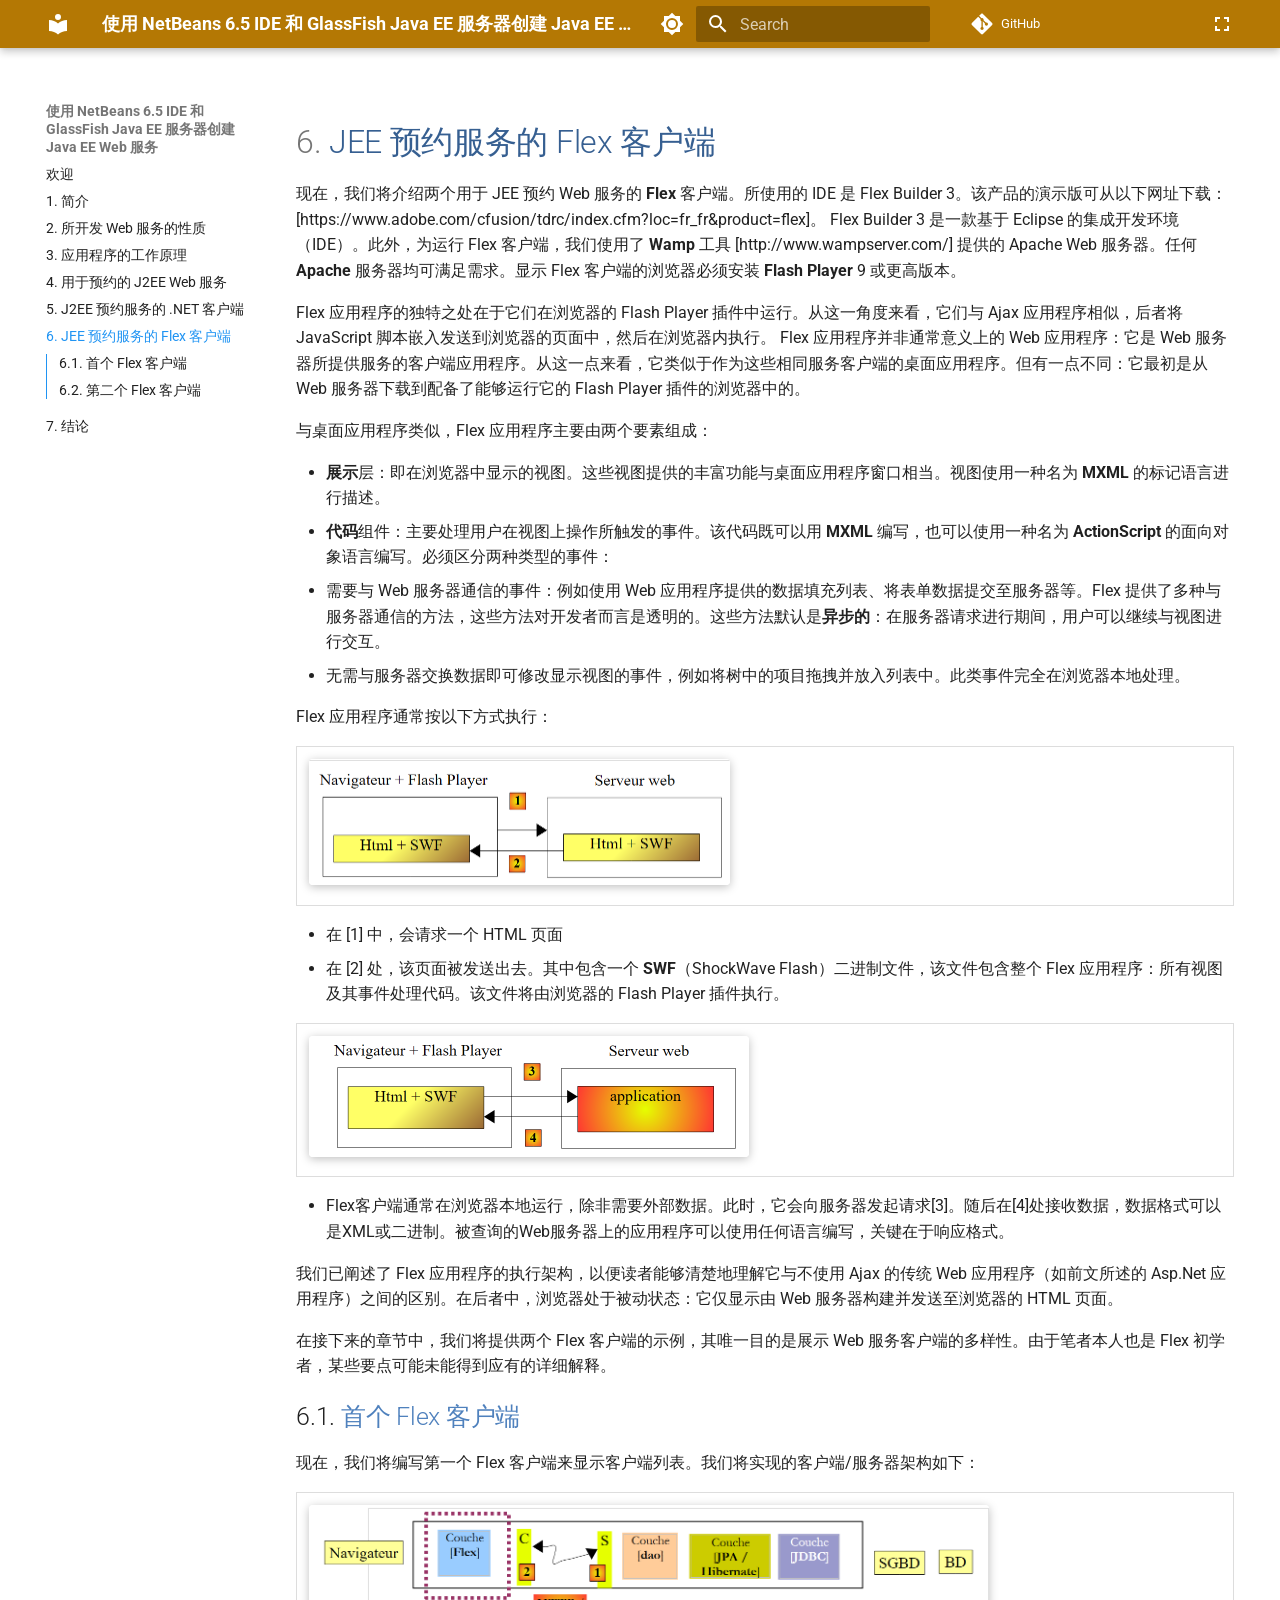
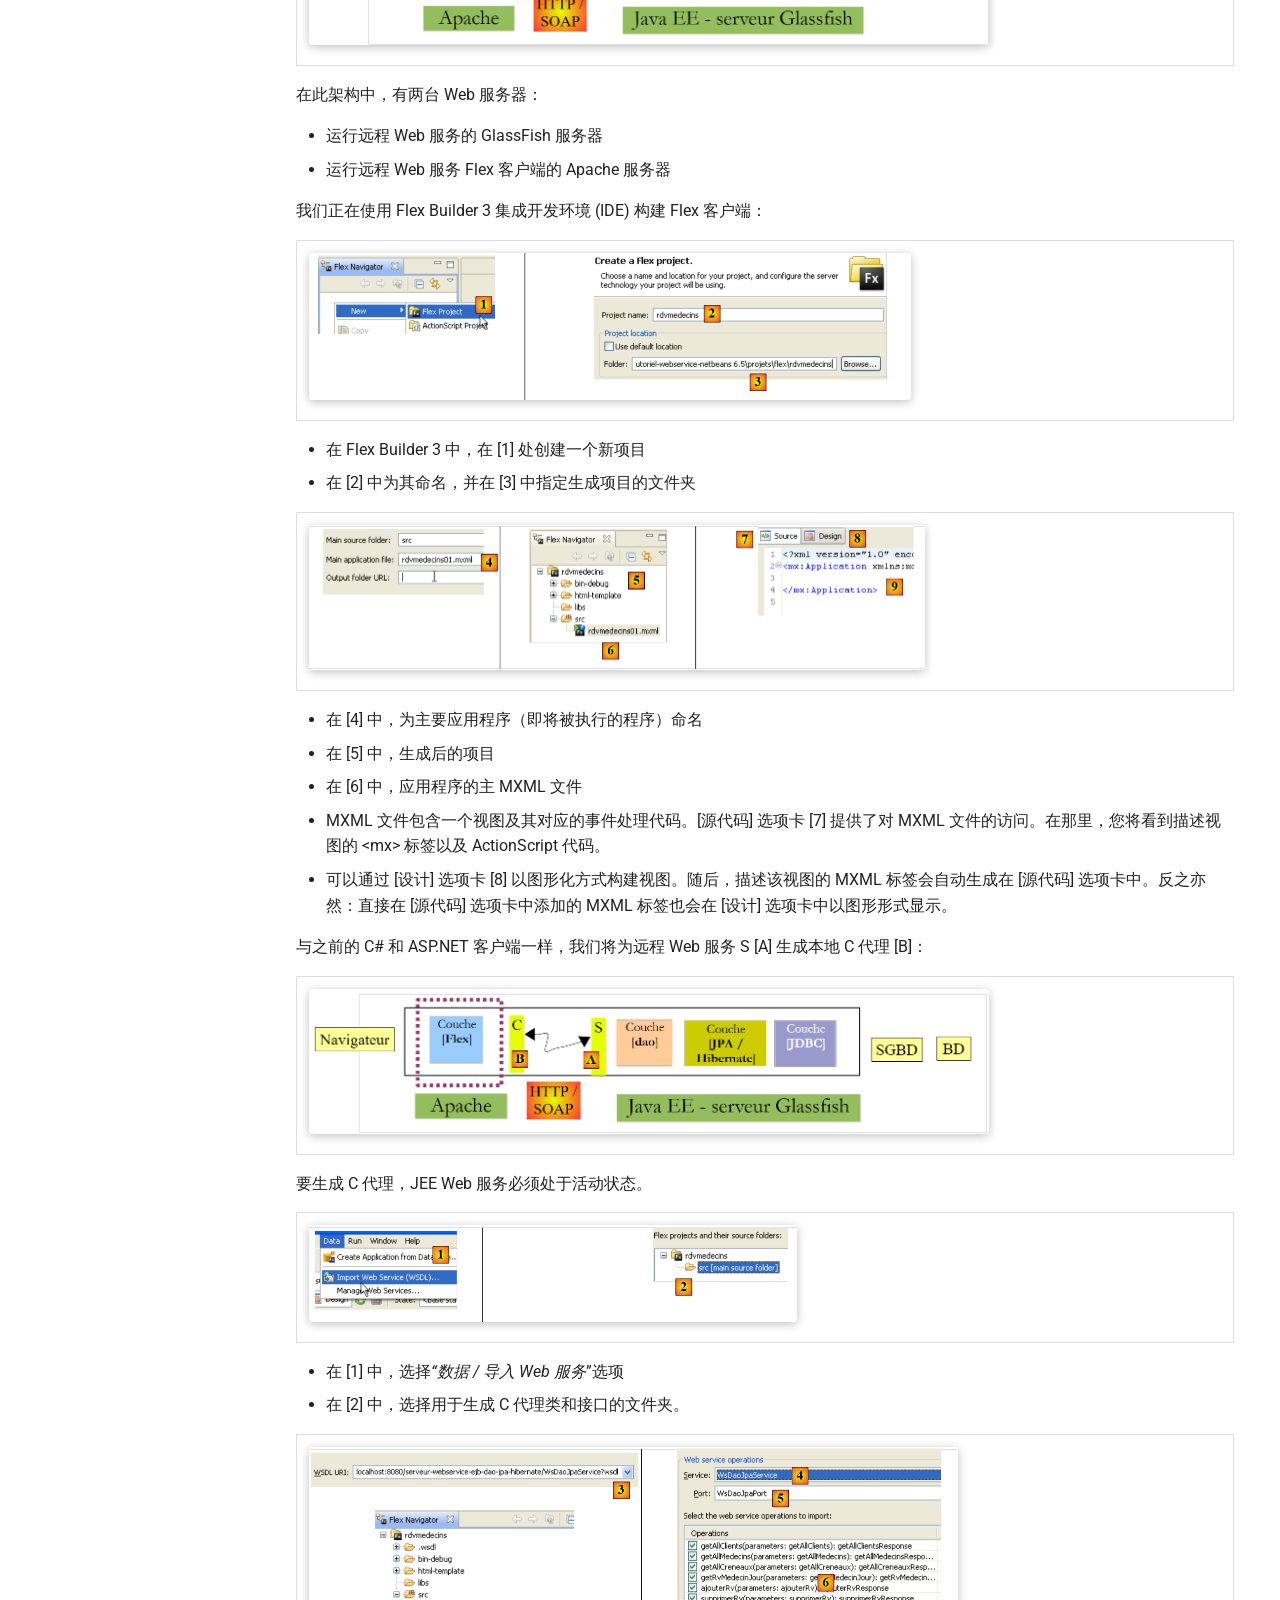
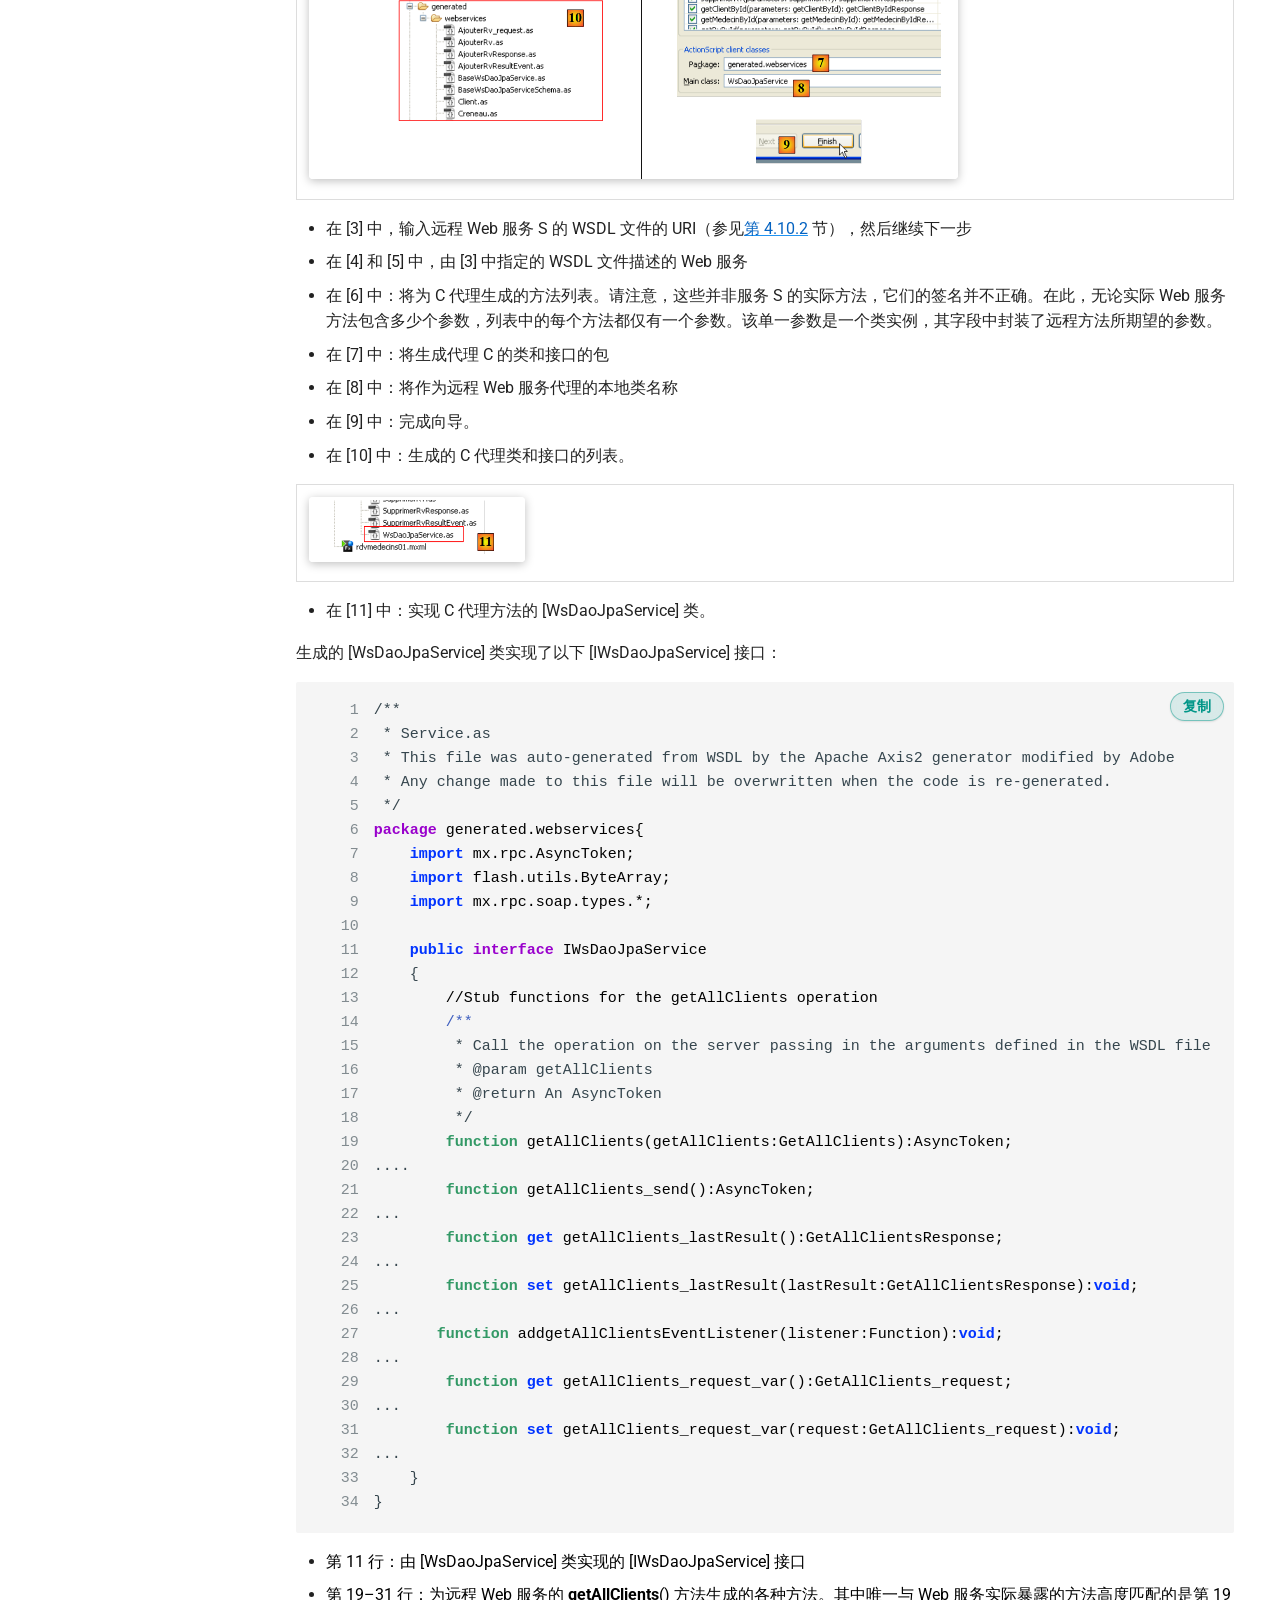
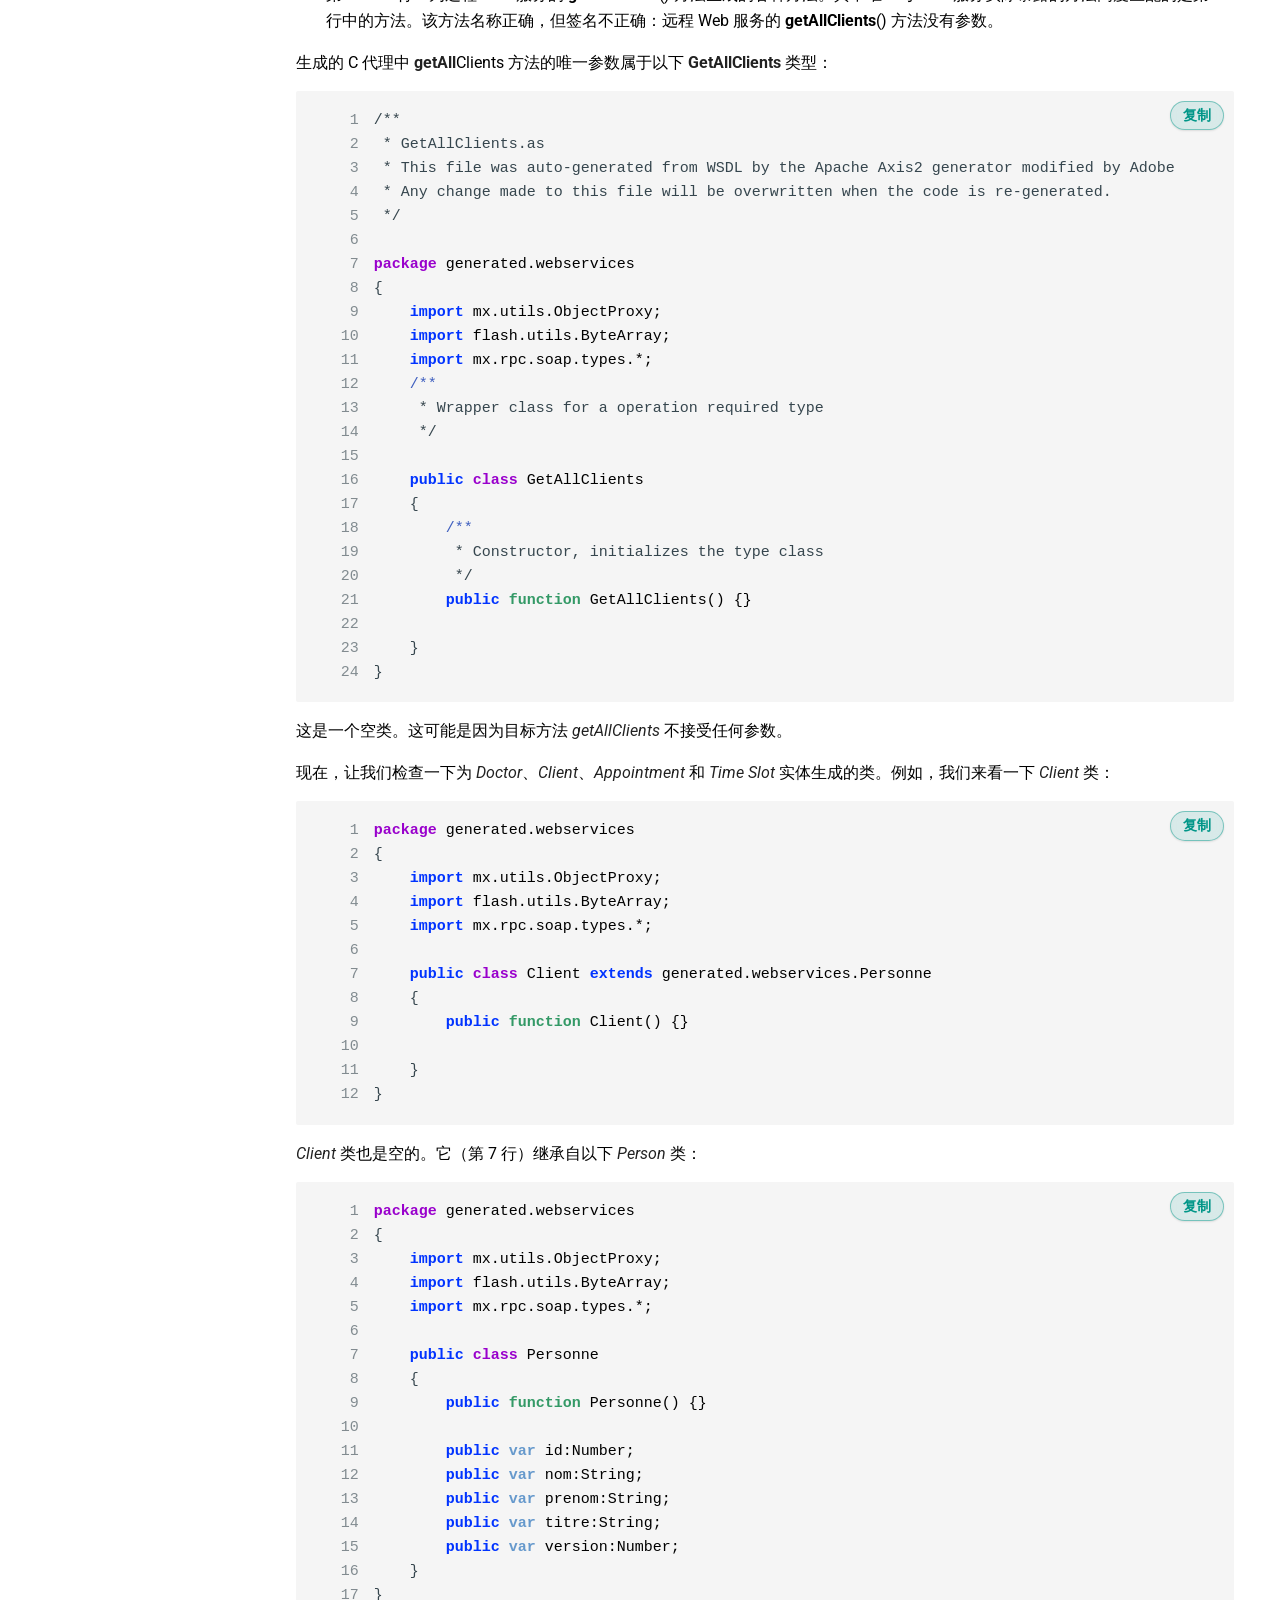
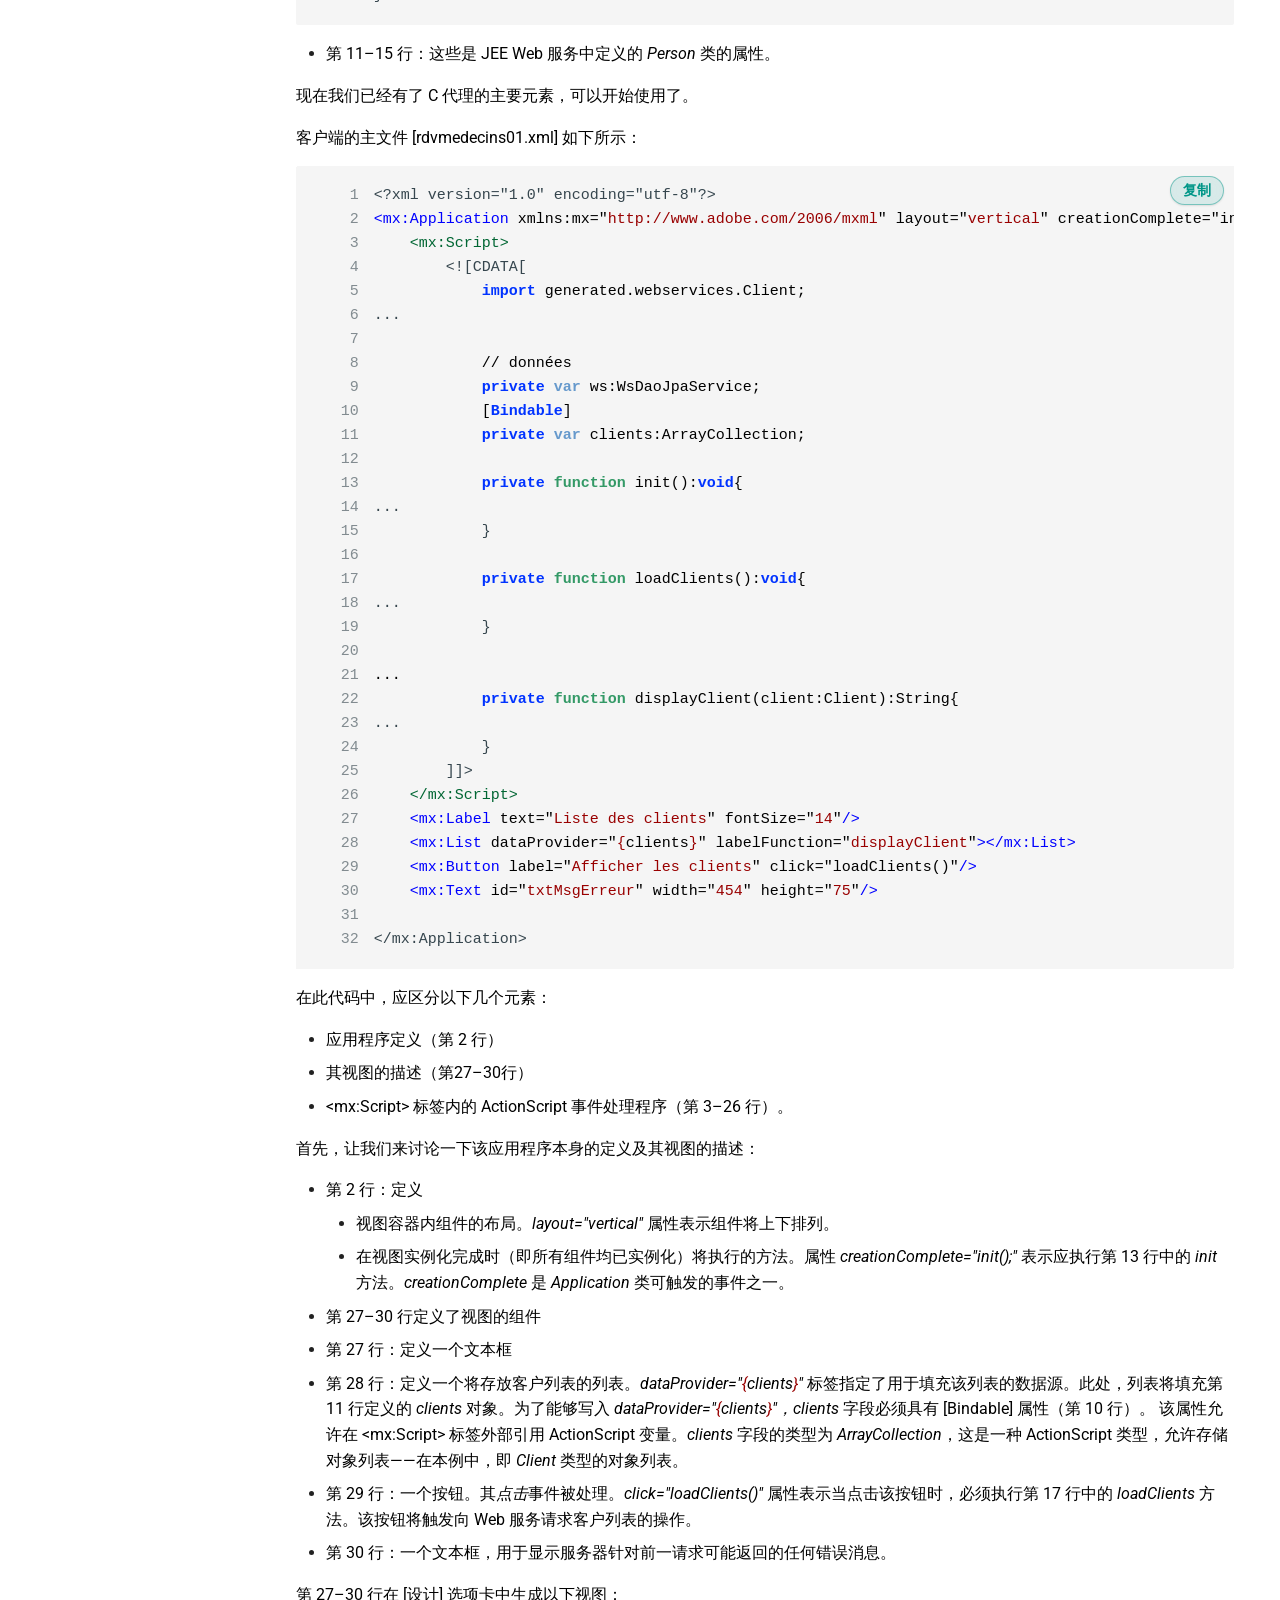
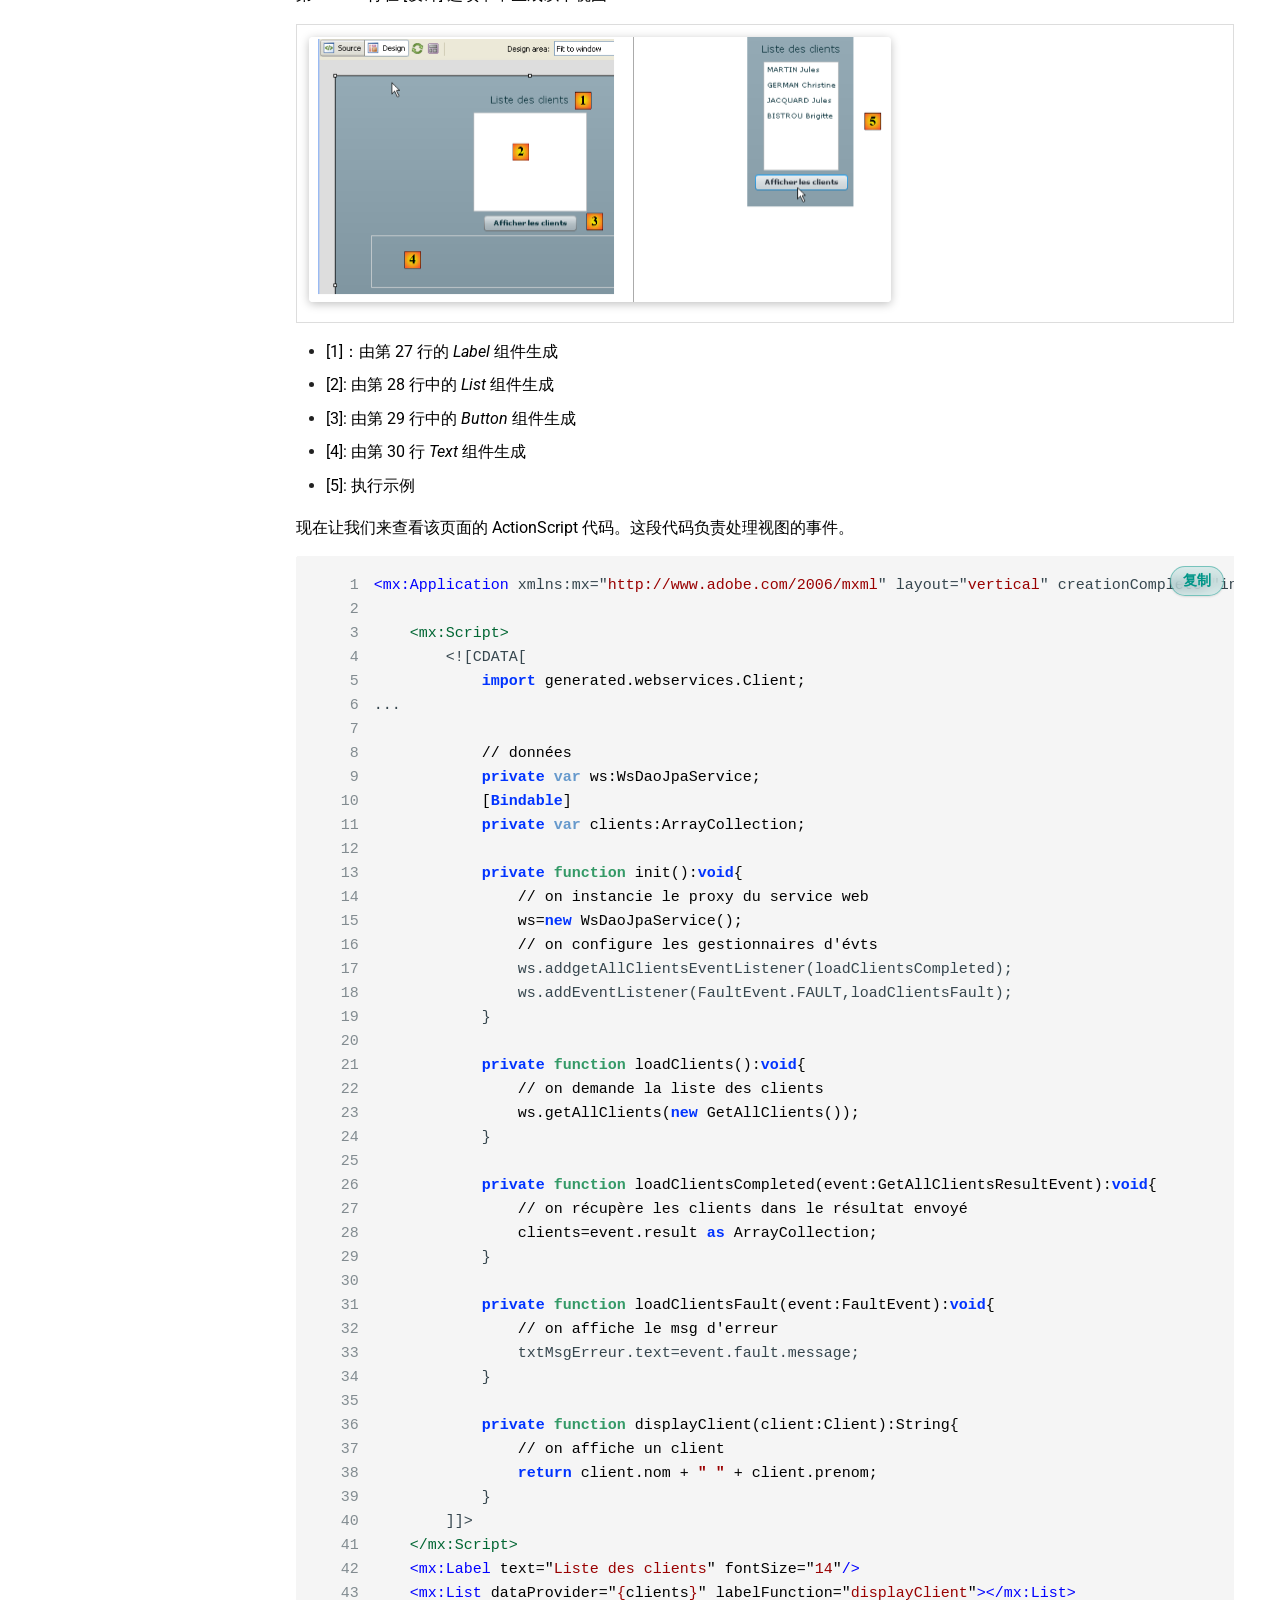
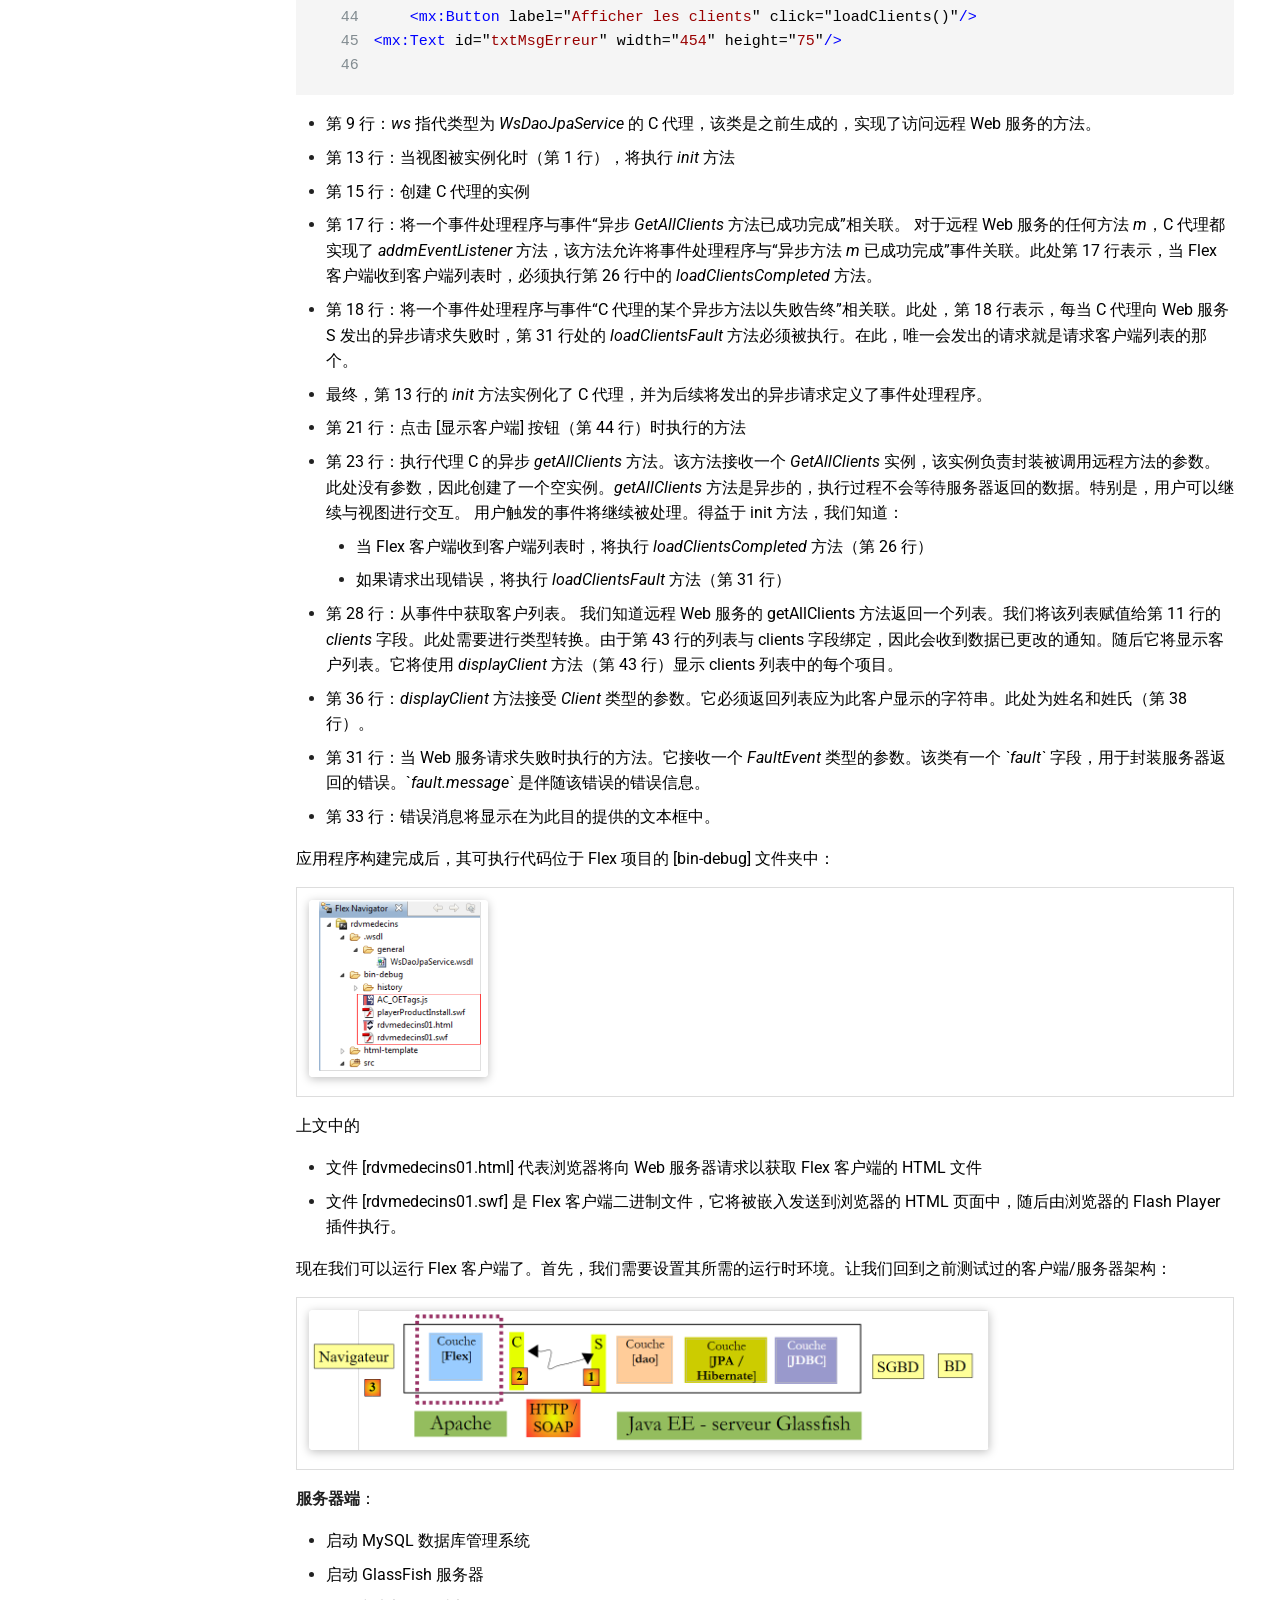
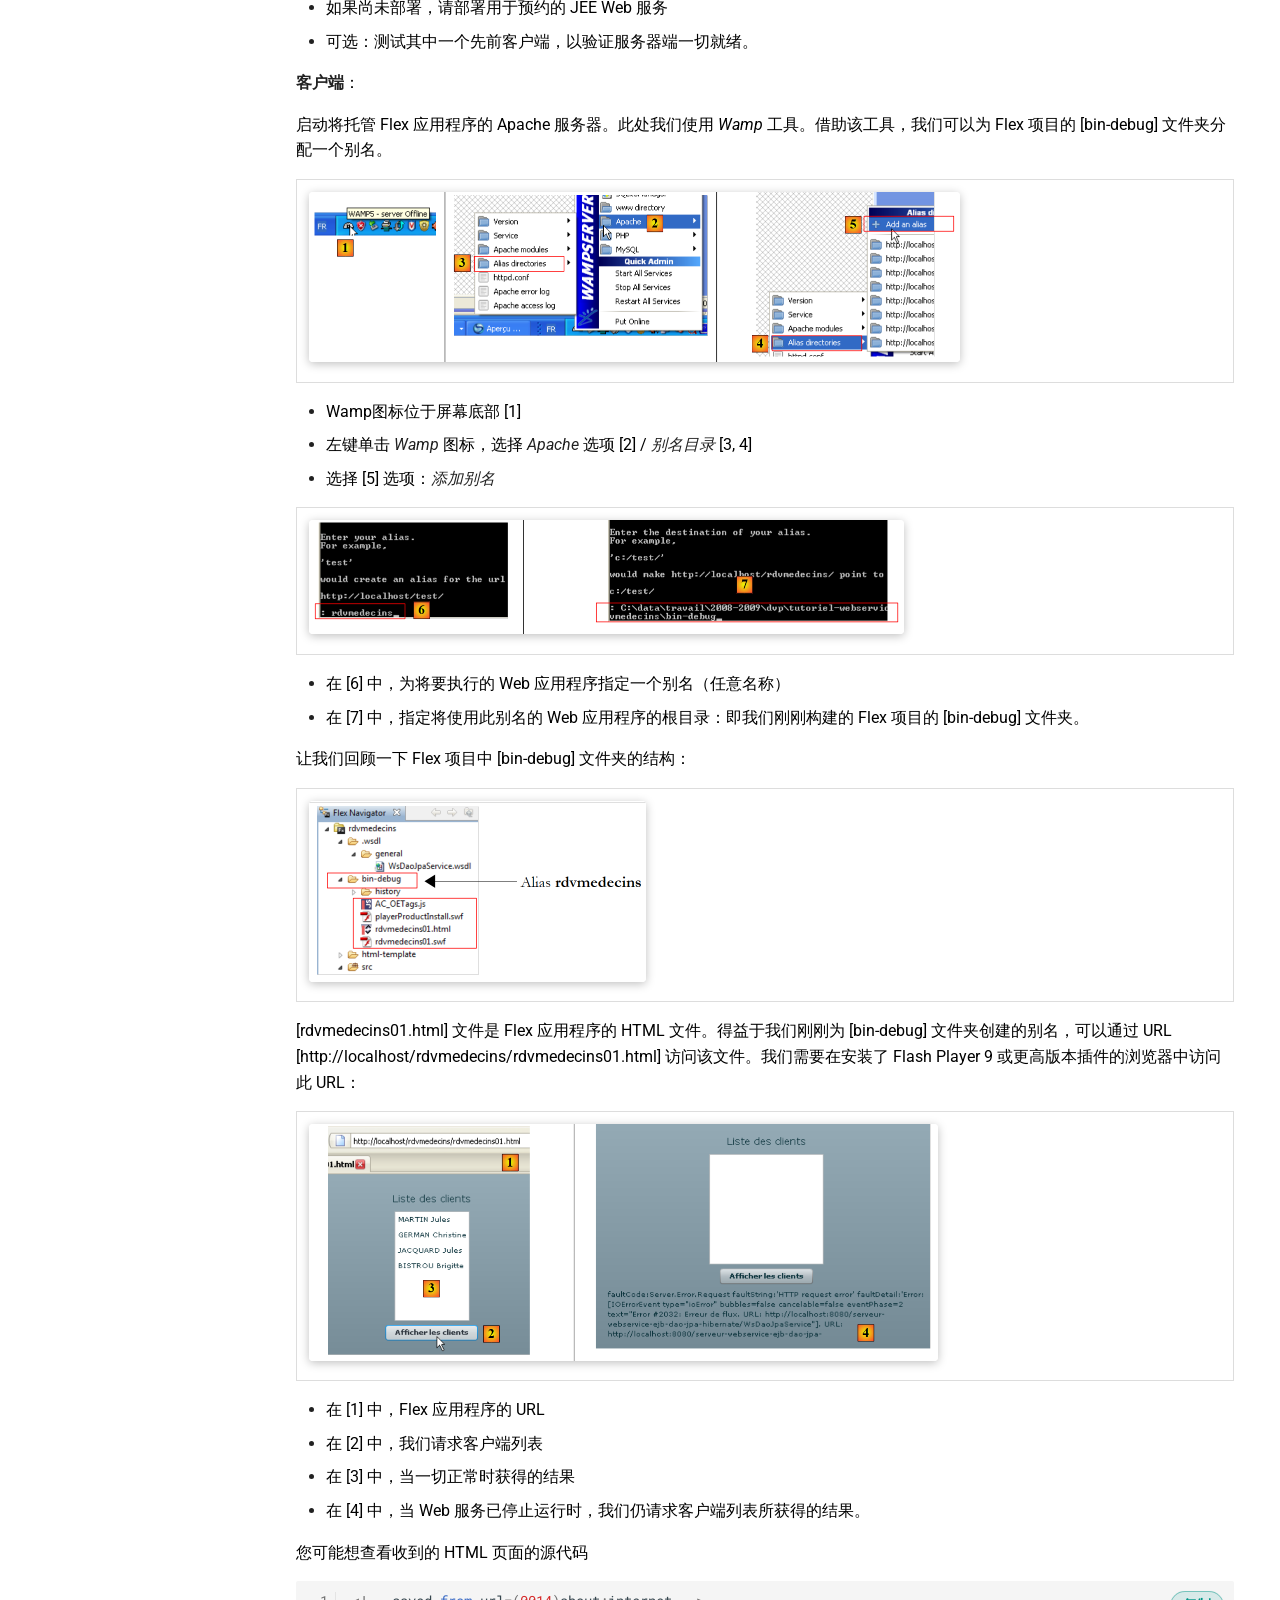
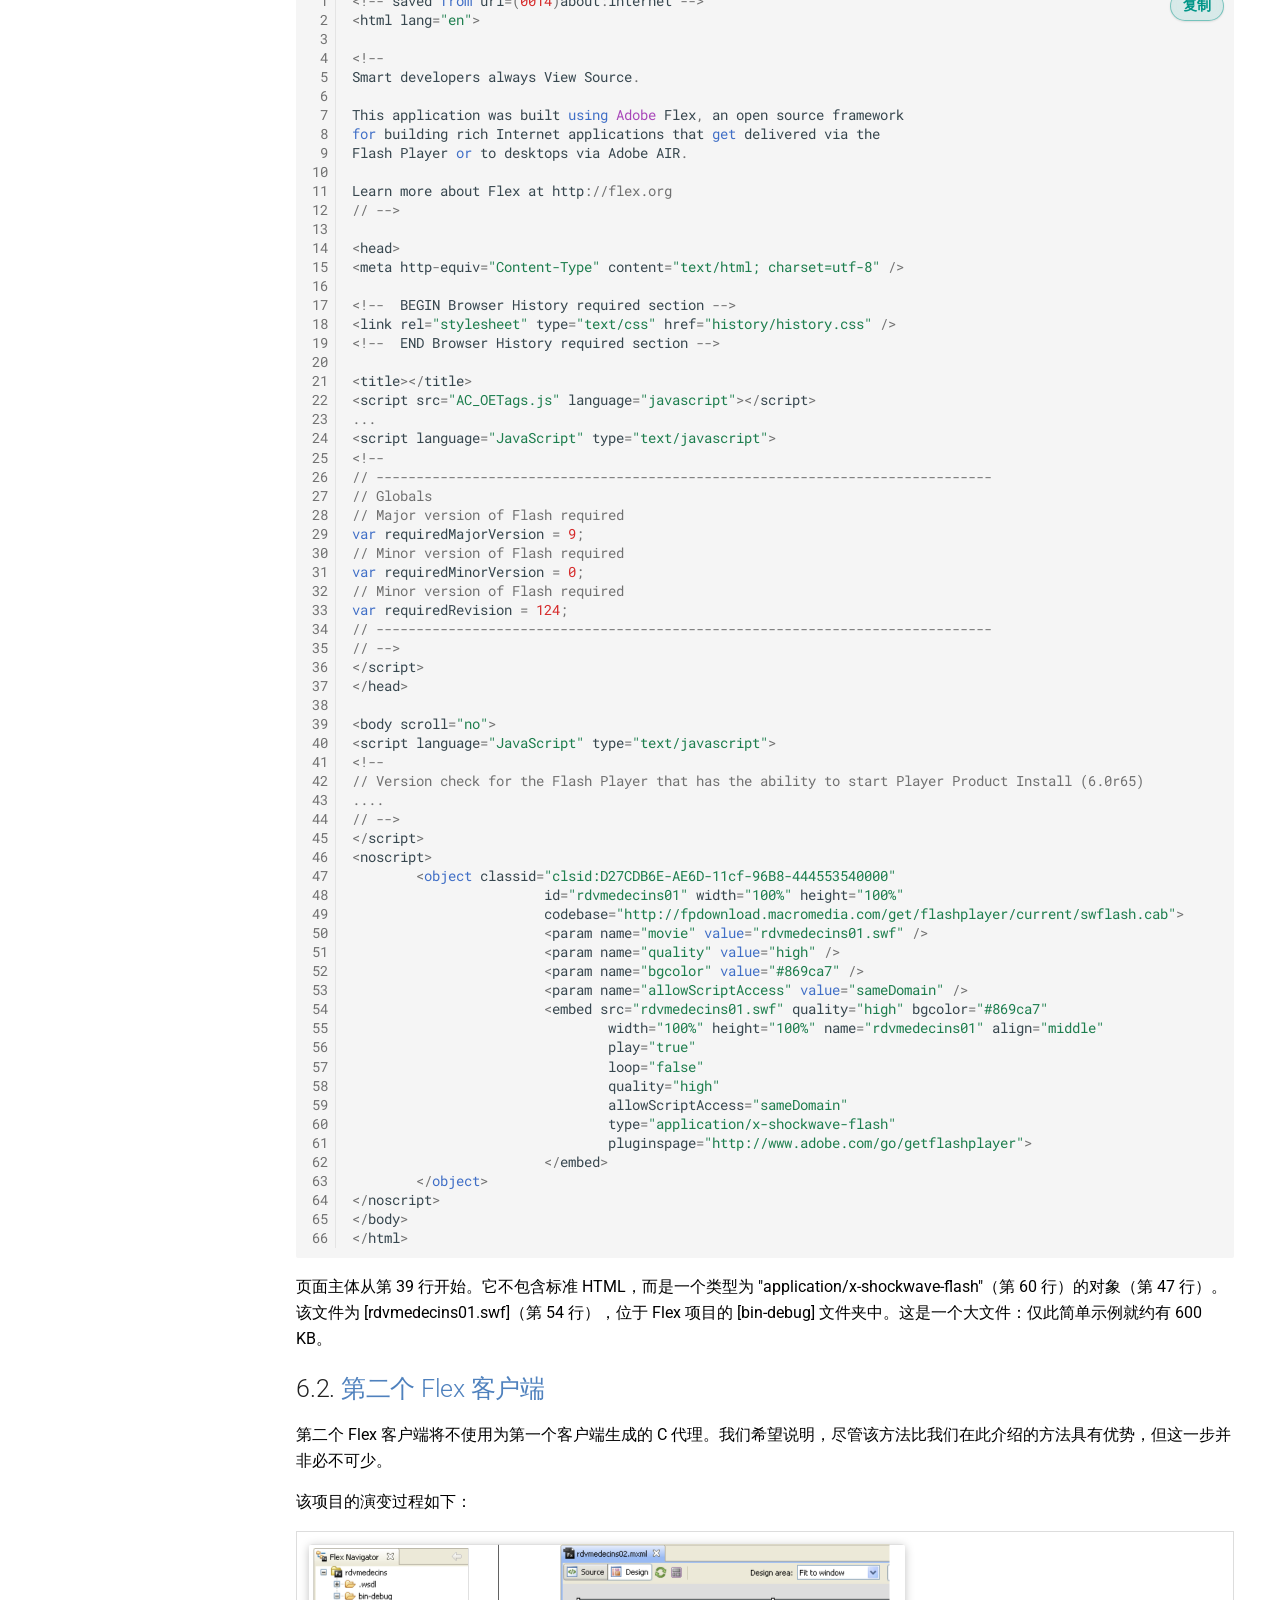
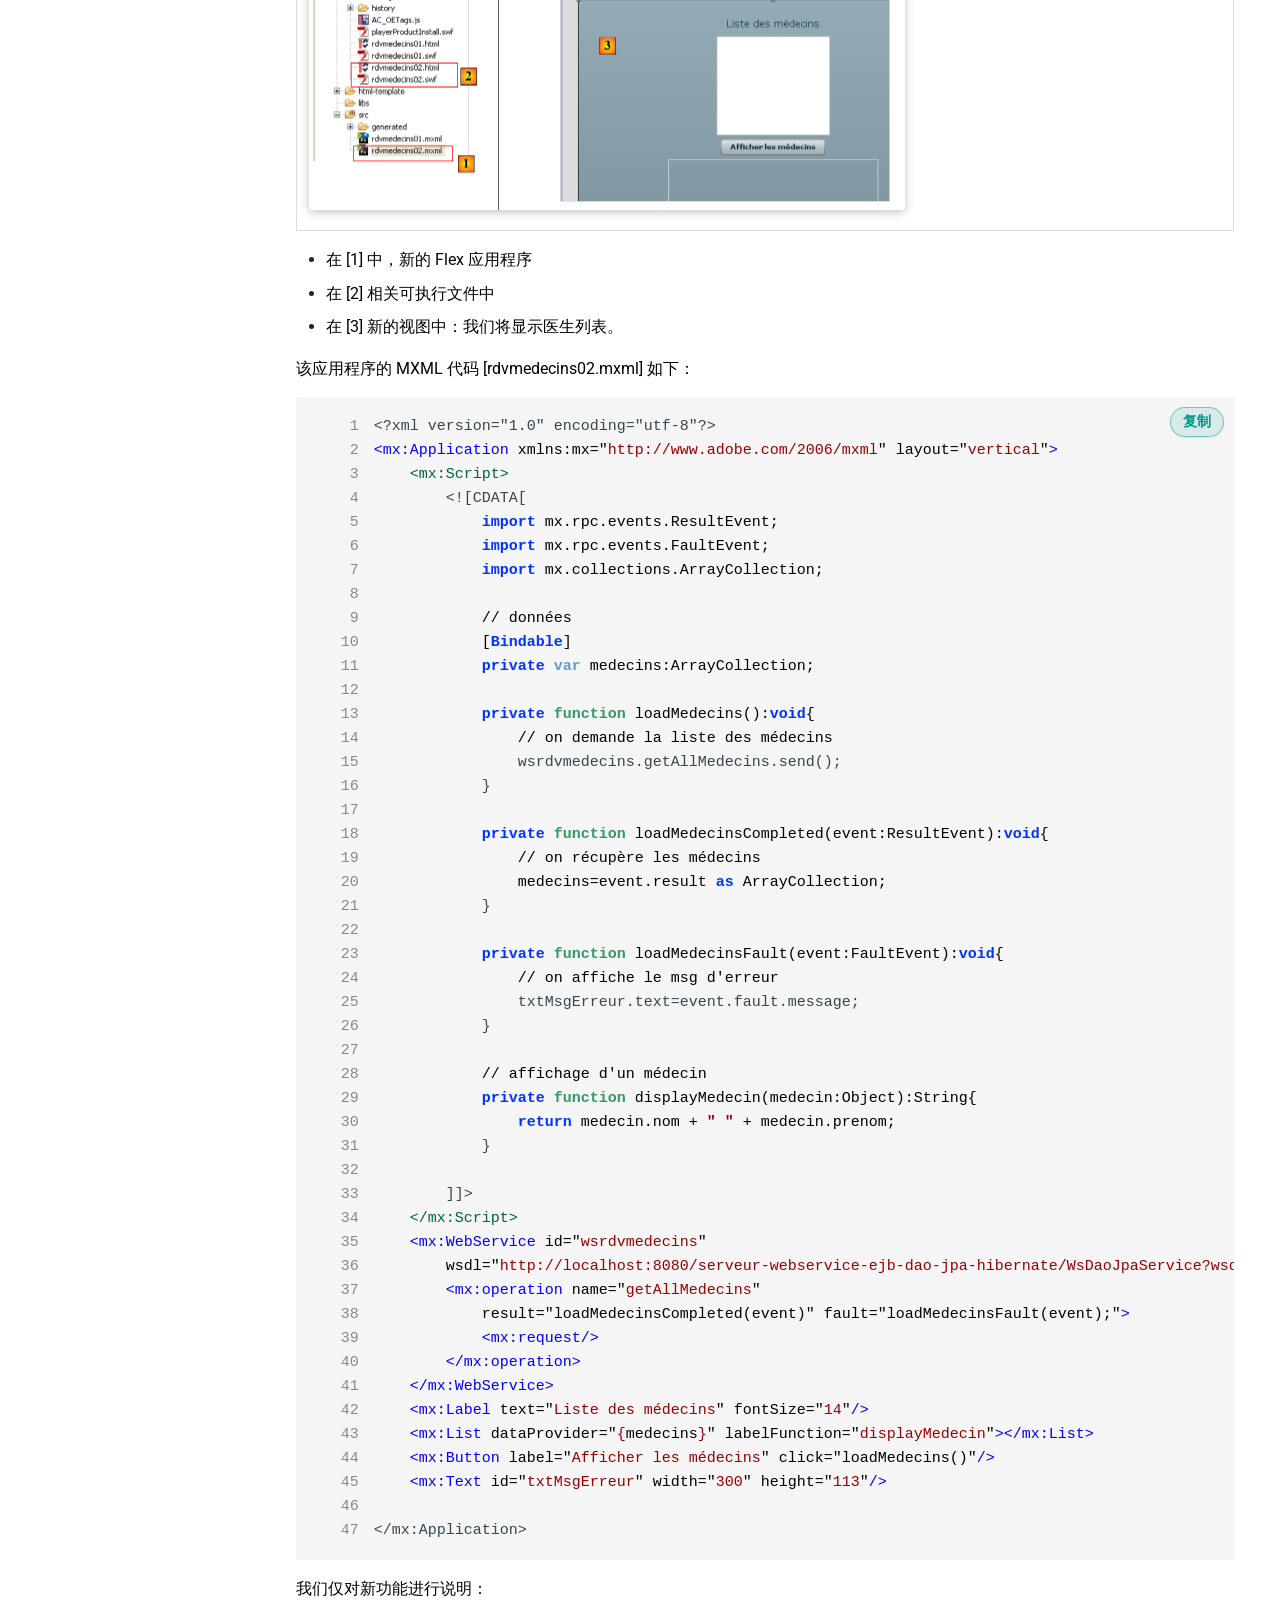
<file: jee-uueuue-flex-euuan.html>
<!doctype html>
<html lang="en" class="no-js">
  <head>
    
      <meta charset="utf-8">
      <meta name="viewport" content="width=device-width,initial-scale=1">
      
        <meta name="description" content="使用 Android Studio 进行 Android 平板电脑编程入门">
      
      
        <meta name="author" content="Serge Tahé">
      
      
        <link rel="canonical" href="https://stahe.github.io/zh-webservice-netbeans-glassfish-fev-2009/jee-uueuue-flex-euuan.html">
      
      
        <link rel="prev" href="j2ee-uueuue-net-euuan.html">
      
      
        <link rel="next" href="ieun.html">
      
      
        
      
      
      <link rel="icon" href="assets/images/favicon.png">
      <meta name="generator" content="mkdocs-1.6.1, mkdocs-material-9.7.0">
    
    
      
        <title>6. JEE 预约服务的 Flex 客户端 - 使用 NetBeans 6.5 IDE 和 GlassFish Java EE 服务器创建 Java EE Web 服务</title>
      
    
    
      <link rel="stylesheet" href="assets/stylesheets/main.618322db.min.css">
      
        
        <link rel="stylesheet" href="assets/stylesheets/palette.ab4e12ef.min.css">
      
      


    
    
      
    
    
      
        
        
        <link rel="preconnect" href="https://fonts.gstatic.com" crossorigin>
        <link rel="stylesheet" href="https://fonts.googleapis.com/css?family=Roboto:300,300i,400,400i,700,700i%7CRoboto+Mono:400,400i,700,700i&display=fallback">
        <style>:root{--md-text-font:"Roboto";--md-code-font:"Roboto Mono"}</style>
      
    
    
      <link rel="stylesheet" href="stylesheets/focus.css">
    
    <script>__md_scope=new URL(".",location),__md_hash=e=>[...e].reduce(((e,_)=>(e<<5)-e+_.charCodeAt(0)),0),__md_get=(e,_=localStorage,t=__md_scope)=>JSON.parse(_.getItem(t.pathname+"."+e)),__md_set=(e,_,t=localStorage,a=__md_scope)=>{try{t.setItem(a.pathname+"."+e,JSON.stringify(_))}catch(e){}}</script>
    
      
  <script async src="https://www.googletagmanager.com/gtag/js?id=G-EBZC3JVJNR"></script>
  <script>
    window.dataLayer = window.dataLayer || [];
    function gtag(){dataLayer.push(arguments);}
    gtag('js', new Date());
    var siteName = "使用 NetBeans 6.5 IDE 和 GlassFish Java EE 服务器创建 Java EE Web 服务";
    gtag('config', 'G-EBZC3JVJNR', {
        'page_title': siteName
    });
  </script>

    
    
  </head>
  
  
    
    
      
    
    
    
    
    <body dir="ltr" data-md-color-scheme="default" data-md-color-primary="blue" data-md-color-accent="purple">
  
    
    <input class="md-toggle" data-md-toggle="drawer" type="checkbox" id="__drawer" autocomplete="off">
    <input class="md-toggle" data-md-toggle="search" type="checkbox" id="__search" autocomplete="off">
    <label class="md-overlay" for="__drawer"></label>
    <div data-md-component="skip">
      
        
        <a href="#6-jee-flex" class="md-skip">
          Skip to content
        </a>
      
    </div>
    <div data-md-component="announce">
      
    </div>
    
    
      

  

<header class="md-header md-header--shadow" data-md-component="header">
  <nav class="md-header__inner md-grid" aria-label="Header">
    <a href="index.html" title="使用 NetBeans 6.5 IDE 和 GlassFish Java EE 服务器创建 Java EE Web 服务" class="md-header__button md-logo" aria-label="使用 NetBeans 6.5 IDE 和 GlassFish Java EE 服务器创建 Java EE Web 服务" data-md-component="logo">
      
  
  <svg xmlns="http://www.w3.org/2000/svg" viewBox="0 0 24 24"><path d="M12 8a3 3 0 0 0 3-3 3 3 0 0 0-3-3 3 3 0 0 0-3 3 3 3 0 0 0 3 3m0 3.54C9.64 9.35 6.5 8 3 8v11c3.5 0 6.64 1.35 9 3.54 2.36-2.19 5.5-3.54 9-3.54V8c-3.5 0-6.64 1.35-9 3.54"/></svg>

    </a>
    <label class="md-header__button md-icon" for="__drawer">
      
      <svg xmlns="http://www.w3.org/2000/svg" viewBox="0 0 24 24"><path d="M3 6h18v2H3zm0 5h18v2H3zm0 5h18v2H3z"/></svg>
    </label>
    <div class="md-header__title" data-md-component="header-title">
      <div class="md-header__ellipsis">
        <div class="md-header__topic">
          <span class="md-ellipsis">
            使用 NetBeans 6.5 IDE 和 GlassFish Java EE 服务器创建 Java EE Web 服务
          </span>
        </div>
        <div class="md-header__topic" data-md-component="header-topic">
          <span class="md-ellipsis">
            
              6. JEE 预约服务的 Flex 客户端
            
          </span>
        </div>
      </div>
    </div>
    
      
        <form class="md-header__option" data-md-component="palette">
  
    
    
    
    <input class="md-option" data-md-color-media="(prefers-color-scheme: light)" data-md-color-scheme="default" data-md-color-primary="blue" data-md-color-accent="purple"  aria-label="切换至深色模式"  type="radio" name="__palette" id="__palette_0">
    
      <label class="md-header__button md-icon" title="切换至深色模式" for="__palette_1" hidden>
        <svg xmlns="http://www.w3.org/2000/svg" viewBox="0 0 24 24"><path d="M12 8a4 4 0 0 0-4 4 4 4 0 0 0 4 4 4 4 0 0 0 4-4 4 4 0 0 0-4-4m0 10a6 6 0 0 1-6-6 6 6 0 0 1 6-6 6 6 0 0 1 6 6 6 6 0 0 1-6 6m8-9.31V4h-4.69L12 .69 8.69 4H4v4.69L.69 12 4 15.31V20h4.69L12 23.31 15.31 20H20v-4.69L23.31 12z"/></svg>
      </label>
    
  
    
    
    
    <input class="md-option" data-md-color-media="(prefers-color-scheme: dark)" data-md-color-scheme="slate" data-md-color-primary="blue" data-md-color-accent="purple"  aria-label="切换至浅色模式"  type="radio" name="__palette" id="__palette_1">
    
      <label class="md-header__button md-icon" title="切换至浅色模式" for="__palette_0" hidden>
        <svg xmlns="http://www.w3.org/2000/svg" viewBox="0 0 24 24"><path d="M12 18c-.89 0-1.74-.2-2.5-.55C11.56 16.5 13 14.42 13 12s-1.44-4.5-3.5-5.45C10.26 6.2 11.11 6 12 6a6 6 0 0 1 6 6 6 6 0 0 1-6 6m8-9.31V4h-4.69L12 .69 8.69 4H4v4.69L.69 12 4 15.31V20h4.69L12 23.31 15.31 20H20v-4.69L23.31 12z"/></svg>
      </label>
    
  
</form>
      
    
    
      <script>var palette=__md_get("__palette");if(palette&&palette.color){if("(prefers-color-scheme)"===palette.color.media){var media=matchMedia("(prefers-color-scheme: light)"),input=document.querySelector(media.matches?"[data-md-color-media='(prefers-color-scheme: light)']":"[data-md-color-media='(prefers-color-scheme: dark)']");palette.color.media=input.getAttribute("data-md-color-media"),palette.color.scheme=input.getAttribute("data-md-color-scheme"),palette.color.primary=input.getAttribute("data-md-color-primary"),palette.color.accent=input.getAttribute("data-md-color-accent")}for(var[key,value]of Object.entries(palette.color))document.body.setAttribute("data-md-color-"+key,value)}</script>
    
    
    
      
      
        <label class="md-header__button md-icon" for="__search">
          
          <svg xmlns="http://www.w3.org/2000/svg" viewBox="0 0 24 24"><path d="M9.5 3A6.5 6.5 0 0 1 16 9.5c0 1.61-.59 3.09-1.56 4.23l.27.27h.79l5 5-1.5 1.5-5-5v-.79l-.27-.27A6.52 6.52 0 0 1 9.5 16 6.5 6.5 0 0 1 3 9.5 6.5 6.5 0 0 1 9.5 3m0 2C7 5 5 7 5 9.5S7 14 9.5 14 14 12 14 9.5 12 5 9.5 5"/></svg>
        </label>
        <div class="md-search" data-md-component="search" role="dialog">
  <label class="md-search__overlay" for="__search"></label>
  <div class="md-search__inner" role="search">
    <form class="md-search__form" name="search">
      <input type="text" class="md-search__input" name="query" aria-label="Search" placeholder="Search" autocapitalize="off" autocorrect="off" autocomplete="off" spellcheck="false" data-md-component="search-query" required>
      <label class="md-search__icon md-icon" for="__search">
        
        <svg xmlns="http://www.w3.org/2000/svg" viewBox="0 0 24 24"><path d="M9.5 3A6.5 6.5 0 0 1 16 9.5c0 1.61-.59 3.09-1.56 4.23l.27.27h.79l5 5-1.5 1.5-5-5v-.79l-.27-.27A6.52 6.52 0 0 1 9.5 16 6.5 6.5 0 0 1 3 9.5 6.5 6.5 0 0 1 9.5 3m0 2C7 5 5 7 5 9.5S7 14 9.5 14 14 12 14 9.5 12 5 9.5 5"/></svg>
        
        <svg xmlns="http://www.w3.org/2000/svg" viewBox="0 0 24 24"><path d="M20 11v2H8l5.5 5.5-1.42 1.42L4.16 12l7.92-7.92L13.5 5.5 8 11z"/></svg>
      </label>
      <nav class="md-search__options" aria-label="Search">
        
        <button type="reset" class="md-search__icon md-icon" title="Clear" aria-label="Clear" tabindex="-1">
          
          <svg xmlns="http://www.w3.org/2000/svg" viewBox="0 0 24 24"><path d="M19 6.41 17.59 5 12 10.59 6.41 5 5 6.41 10.59 12 5 17.59 6.41 19 12 13.41 17.59 19 19 17.59 13.41 12z"/></svg>
        </button>
      </nav>
      
    </form>
    <div class="md-search__output">
      <div class="md-search__scrollwrap" tabindex="0" data-md-scrollfix>
        <div class="md-search-result" data-md-component="search-result">
          <div class="md-search-result__meta">
            Initializing search
          </div>
          <ol class="md-search-result__list" role="presentation"></ol>
        </div>
      </div>
    </div>
  </div>
</div>
      
    
    
      <div class="md-header__source">
        <a href="https://stahe.github.io/zh-webservice-netbeans-glassfish-fev-2009" title="Go to repository" class="md-source" data-md-component="source">
  <div class="md-source__icon md-icon">
    
    <svg xmlns="http://www.w3.org/2000/svg" viewBox="0 0 448 512"><!--! Font Awesome Free 7.1.0 by @fontawesome - https://fontawesome.com License - https://fontawesome.com/license/free (Icons: CC BY 4.0, Fonts: SIL OFL 1.1, Code: MIT License) Copyright 2025 Fonticons, Inc.--><path d="M439.6 236.1 244 40.5c-5.4-5.5-12.8-8.5-20.4-8.5s-15 3-20.4 8.4L162.5 81l51.5 51.5c27.1-9.1 52.7 16.8 43.4 43.7l49.7 49.7c34.2-11.8 61.2 31 35.5 56.7-26.5 26.5-70.2-2.9-56-37.3L240.3 199v121.9c25.3 12.5 22.3 41.8 9.1 55-6.4 6.4-15.2 10.1-24.3 10.1s-17.8-3.6-24.3-10.1c-17.6-17.6-11.1-46.9 11.2-56v-123c-20.8-8.5-24.6-30.7-18.6-45L142.6 101 8.5 235.1C3 240.6 0 247.9 0 255.5s3 15 8.5 20.4l195.6 195.7c5.4 5.4 12.7 8.4 20.4 8.4s15-3 20.4-8.4l194.7-194.7c5.4-5.4 8.4-12.8 8.4-20.4s-3-15-8.4-20.4"/></svg>
  </div>
  <div class="md-source__repository">
    GitHub
  </div>
</a>
      </div>
    
  </nav>
  
</header>
    
    <div class="md-container" data-md-component="container">
      
      
        
          
        
      
      <main class="md-main" data-md-component="main">
        <div class="md-main__inner md-grid">
          
            
              
              <div class="md-sidebar md-sidebar--primary" data-md-component="sidebar" data-md-type="navigation" >
                <div class="md-sidebar__scrollwrap">
                  <div class="md-sidebar__inner">
                    



  

<nav class="md-nav md-nav--primary md-nav--integrated" aria-label="Navigation" data-md-level="0">
  <label class="md-nav__title" for="__drawer">
    <a href="index.html" title="使用 NetBeans 6.5 IDE 和 GlassFish Java EE 服务器创建 Java EE Web 服务" class="md-nav__button md-logo" aria-label="使用 NetBeans 6.5 IDE 和 GlassFish Java EE 服务器创建 Java EE Web 服务" data-md-component="logo">
      
  
  <svg xmlns="http://www.w3.org/2000/svg" viewBox="0 0 24 24"><path d="M12 8a3 3 0 0 0 3-3 3 3 0 0 0-3-3 3 3 0 0 0-3 3 3 3 0 0 0 3 3m0 3.54C9.64 9.35 6.5 8 3 8v11c3.5 0 6.64 1.35 9 3.54 2.36-2.19 5.5-3.54 9-3.54V8c-3.5 0-6.64 1.35-9 3.54"/></svg>

    </a>
    使用 NetBeans 6.5 IDE 和 GlassFish Java EE 服务器创建 Java EE Web 服务
  </label>
  
    <div class="md-nav__source">
      <a href="https://stahe.github.io/zh-webservice-netbeans-glassfish-fev-2009" title="Go to repository" class="md-source" data-md-component="source">
  <div class="md-source__icon md-icon">
    
    <svg xmlns="http://www.w3.org/2000/svg" viewBox="0 0 448 512"><!--! Font Awesome Free 7.1.0 by @fontawesome - https://fontawesome.com License - https://fontawesome.com/license/free (Icons: CC BY 4.0, Fonts: SIL OFL 1.1, Code: MIT License) Copyright 2025 Fonticons, Inc.--><path d="M439.6 236.1 244 40.5c-5.4-5.5-12.8-8.5-20.4-8.5s-15 3-20.4 8.4L162.5 81l51.5 51.5c27.1-9.1 52.7 16.8 43.4 43.7l49.7 49.7c34.2-11.8 61.2 31 35.5 56.7-26.5 26.5-70.2-2.9-56-37.3L240.3 199v121.9c25.3 12.5 22.3 41.8 9.1 55-6.4 6.4-15.2 10.1-24.3 10.1s-17.8-3.6-24.3-10.1c-17.6-17.6-11.1-46.9 11.2-56v-123c-20.8-8.5-24.6-30.7-18.6-45L142.6 101 8.5 235.1C3 240.6 0 247.9 0 255.5s3 15 8.5 20.4l195.6 195.7c5.4 5.4 12.7 8.4 20.4 8.4s15-3 20.4-8.4l194.7-194.7c5.4-5.4 8.4-12.8 8.4-20.4s-3-15-8.4-20.4"/></svg>
  </div>
  <div class="md-source__repository">
    GitHub
  </div>
</a>
    </div>
  
  <ul class="md-nav__list" data-md-scrollfix>
    
      
      
  
  
  
  
    <li class="md-nav__item">
      <a href="index.html" class="md-nav__link">
        
  
  
  <span class="md-ellipsis">
    
  
    欢迎
  

    
  </span>
  
  

      </a>
    </li>
  

    
      
      
  
  
  
  
    <li class="md-nav__item">
      <a href="ianie.html" class="md-nav__link">
        
  
  
  <span class="md-ellipsis">
    
  
    1. 简介
  

    
  </span>
  
  

      </a>
    </li>
  

    
      
      
  
  
  
  
    <li class="md-nav__item">
      <a href="uoaia-web-uueinghi.html" class="md-nav__link">
        
  
  
  <span class="md-ellipsis">
    
  
    2. 所开发 Web 服务的性质
  

    
  </span>
  
  

      </a>
    </li>
  

    
      
      
  
  
  
  
    <li class="md-nav__item">
      <a href="ingonghengueonguouani.html" class="md-nav__link">
        
  
  
  <span class="md-ellipsis">
    
  
    3. 应用程序的工作原理
  

    
  </span>
  
  

      </a>
    </li>
  

    
      
      
  
  
  
  
    <li class="md-nav__item">
      <a href="onguuuee-j2ee-web-uu.html" class="md-nav__link">
        
  
  
  <span class="md-ellipsis">
    
  
    4. 用于预约的 J2EE Web 服务
  

    
  </span>
  
  

      </a>
    </li>
  

    
      
      
  
  
  
  
    <li class="md-nav__item">
      <a href="j2ee-uueuue-net-euuan.html" class="md-nav__link">
        
  
  
  <span class="md-ellipsis">
    
  
    5. J2EE 预约服务的 .NET 客户端
  

    
  </span>
  
  

      </a>
    </li>
  

    
      
      
  
  
    
  
  
  
    <li class="md-nav__item md-nav__item--active">
      
      <input class="md-nav__toggle md-toggle" type="checkbox" id="__toc">
      
      
        
      
      
        <label class="md-nav__link md-nav__link--active" for="__toc">
          
  
  
  <span class="md-ellipsis">
    
  
    6. JEE 预约服务的 Flex 客户端
  

    
  </span>
  
  

          <span class="md-nav__icon md-icon"></span>
        </label>
      
      <a href="jee-uueuue-flex-euuan.html" class="md-nav__link md-nav__link--active">
        
  
  
  <span class="md-ellipsis">
    
  
    6. JEE 预约服务的 Flex 客户端
  

    
  </span>
  
  

      </a>
      
        

<nav class="md-nav md-nav--secondary" aria-label="Table of contents">
  
  
  
    
  
  
    <label class="md-nav__title" for="__toc">
      <span class="md-nav__icon md-icon"></span>
      Table of contents
    </label>
    <ul class="md-nav__list" data-md-component="toc" data-md-scrollfix>
      
        <li class="md-nav__item">
  <a href="#61-flex" class="md-nav__link">
    <span class="md-ellipsis">
      
        6.1. 首个 Flex 客户端
      
    </span>
  </a>
  
</li>
      
        <li class="md-nav__item">
  <a href="#62-flex" class="md-nav__link">
    <span class="md-ellipsis">
      
        6.2. 第二个 Flex 客户端
      
    </span>
  </a>
  
</li>
      
    </ul>
  
</nav>
      
    </li>
  

    
      
      
  
  
  
  
    <li class="md-nav__item">
      <a href="ieun.html" class="md-nav__link">
        
  
  
  <span class="md-ellipsis">
    
  
    7. 结论
  

    
  </span>
  
  

      </a>
    </li>
  

    
  </ul>
</nav>
                  </div>
                </div>
              </div>
            
            
          
          
            <div class="md-content" data-md-component="content">
              
              <article class="md-content__inner md-typeset">
                
                  



<h1 id="6-jee-flex">6. <span style="color: #365f91">JEE 预约服务的 Flex 客户端</span></h1>
<p>现在，我们将介绍两个用于 JEE 预约 Web 服务的 <strong>Flex</strong> 客户端。所使用的 IDE 是 Flex Builder 3。该产品的演示版可从以下网址下载：[https://www.adobe.com/cfusion/tdrc/index.cfm?loc=fr_fr&amp;product=flex]。 Flex Builder 3 是一款基于 Eclipse 的集成开发环境（IDE）。此外，为运行 Flex 客户端，我们使用了 <strong>Wamp</strong> 工具 [http://www.wampserver.com/] 提供的 Apache Web 服务器。任何 <strong>Apache</strong> 服务器均可满足需求。显示 Flex 客户端的浏览器必须安装 <strong>Flash Player</strong> 9 或更高版本。</p>
<p>Flex 应用程序的独特之处在于它们在浏览器的 Flash Player 插件中运行。从这一角度来看，它们与 Ajax 应用程序相似，后者将 JavaScript 脚本嵌入发送到浏览器的页面中，然后在浏览器内执行。 Flex 应用程序并非通常意义上的 Web 应用程序：它是 Web 服务器所提供服务的客户端应用程序。从这一点来看，它类似于作为这些相同服务客户端的桌面应用程序。但有一点不同：它最初是从 Web 服务器下载到配备了能够运行它的 Flash Player 插件的浏览器中的。 </p>
<p>与桌面应用程序类似，Flex 应用程序主要由两个要素组成：</p>
<ul>
  <li><b>展示</b>层：即在浏览器中显示的视图。这些视图提供的丰富功能与桌面应用程序窗口相当。视图使用一种名为 <b>MXML</b> 的标记语言进行描述。
  </li>
  <li><b>代码</b>组件：主要处理用户在视图上操作所触发的事件。该代码既可以用 <b>MXML</b> 编写，也可以使用一种名为 <b>ActionScript</b> 的面向对象语言编写。必须区分两种类型的事件：
  </li>
  <li>需要与 Web 服务器通信的事件：例如使用 Web 应用程序提供的数据填充列表、将表单数据提交至服务器等。Flex 提供了多种与服务器通信的方法，这些方法对开发者而言是透明的。这些方法默认是<b>异步的</b>：在服务器请求进行期间，用户可以继续与视图进行交互。
  </li>
  <li>无需与服务器交换数据即可修改显示视图的事件，例如将树中的项目拖拽并放入列表中。此类事件完全在浏览器本地处理。
  </li>
</ul>

<p>Flex 应用程序通常按以下方式执行：</p>
<table class="odt-table" style="border-collapse: collapse; width: 100%; margin-bottom: 1em;"><tr><td style="border: 1px solid #ddd; padding: 8px; vertical-align: top;"><img src="images/1000000000000349000000FDC1BA74C5.png" width="421" height="127" style="display:inline-block; margin:4px;width:11.127cm;height:3.348cm;" class="odt-zoomable" data-zoom-src="images/1000000000000349000000FDC1BA74C5.png" /></td></tr></table>

<ul>
  <li>在 [1] 中，会请求一个 HTML 页面
  </li>
  <li>在 [2] 处，该页面被发送出去。其中包含一个 <b>SWF</b>（ShockWave Flash）二进制文件，该文件包含整个 Flex 应用程序：所有视图及其事件处理代码。该文件将由浏览器的 Flash Player 插件执行。
  </li>
</ul>

<table class="odt-table" style="border-collapse: collapse; width: 100%; margin-bottom: 1em;"><tr><td style="border: 1px solid #ddd; padding: 8px; vertical-align: top;"><img src="images/1000000000000370000000F2DC4EA6C0.png" width="440" height="121" style="display:inline-block; margin:4px;width:11.642cm;height:3.201cm;" class="odt-zoomable" data-zoom-src="images/1000000000000370000000F2DC4EA6C0.png" /></td></tr></table>

<ul>
  <li>Flex客户端通常在浏览器本地运行，除非需要外部数据。此时，它会向服务器发起请求[3]。随后在[4]处接收数据，数据格式可以是XML或二进制。被查询的Web服务器上的应用程序可以使用任何语言编写，关键在于响应格式。
  </li>
</ul>

<p>我们已阐述了 Flex 应用程序的执行架构，以便读者能够清楚地理解它与不使用 Ajax 的传统 Web 应用程序（如前文所述的 Asp.Net 应用程序）之间的区别。在后者中，浏览器处于被动状态：它仅显示由 Web 服务器构建并发送至浏览器的 HTML 页面。</p>
<p>在接下来的章节中，我们将提供两个 Flex 客户端的示例，其唯一目的是展示 Web 服务客户端的多样性。由于笔者本人也是 Flex 初学者，某些要点可能未能得到应有的详细解释。</p>
<h2 id="61-flex">6.1. <span style="color: #4f81bd">首个 Flex 客户端</span></h2>
<p>现在，我们将编写第一个 Flex 客户端来显示客户端列表。我们将实现的客户端/服务器架构如下：</p>
<table class="odt-table" style="border-collapse: collapse; width: 100%; margin-bottom: 1em;"><tr><td style="border: 1px solid #ddd; padding: 8px; vertical-align: top;"><img src="images/10000000000005800000012353A40504.png" width="680" height="141" style="display:inline-block; margin:4px;width:17.997cm;height:3.72cm;" class="odt-zoomable" data-zoom-src="images/10000000000005800000012353A40504.png" /></td></tr></table>

<p>在此架构中，有两台 Web 服务器：</p>
<ul>
  <li>运行远程 Web 服务的 GlassFish 服务器
  </li>
  <li>运行远程 Web 服务 Flex 客户端的 Apache 服务器
  </li>
</ul>

<p>我们正在使用 Flex Builder 3 集成开发环境 (IDE) 构建 Flex 客户端：</p>
<table class="odt-table" style="border-collapse: collapse; width: 100%; margin-bottom: 1em;"><tr><td style="border: 1px solid #ddd; padding: 8px; vertical-align: top;"><img src="images/10000000000004B400000126A37AAFC5.png" width="602" height="147" style="display:inline-block; margin:4px;width:15.928cm;height:3.889cm;" class="odt-zoomable" data-zoom-src="images/10000000000004B400000126A37AAFC5.png" /></td></tr></table>

<ul>
  <li>在 Flex Builder 3 中，在 [1] 处创建一个新项目
  </li>
  <li>在 [2] 中为其命名，并在 [3] 中指定生成项目的文件夹
  </li>
</ul>

<table class="odt-table" style="border-collapse: collapse; width: 100%; margin-bottom: 1em;"><tr><td style="border: 1px solid #ddd; padding: 8px; vertical-align: top;"><img src="images/10000000000004CF000001232F8635B0.png" width="616" height="146" style="display:inline-block; margin:4px;width:16.286cm;height:3.851cm;" class="odt-zoomable" data-zoom-src="images/10000000000004CF000001232F8635B0.png" /></td></tr></table>

<ul>
  <li>在 [4] 中，为主要应用程序（即将被执行的程序）命名
  </li>
  <li>在 [5] 中，生成后的项目
  </li>
  <li>在 [6] 中，应用程序的主 MXML 文件
  </li>
  <li>MXML 文件包含一个视图及其对应的事件处理代码。[源代码] 选项卡 [7] 提供了对 MXML 文件的访问。在那里，您将看到描述视图的 &lt;mx&gt; 标签以及 ActionScript 代码。
  </li>
  <li>可以通过 [设计] 选项卡 [8] 以图形化方式构建视图。随后，描述该视图的 MXML 标签会自动生成在 [源代码] 选项卡中。反之亦然：直接在 [源代码] 选项卡中添加的 MXML 标签也会在 [设计] 选项卡中以图形形式显示。
  </li>
</ul>

<p>与之前的 C# 和 ASP.NET 客户端一样，我们将为远程 Web 服务 S [A] 生成本地 C 代理 [B]：</p>
<table class="odt-table" style="border-collapse: collapse; width: 100%; margin-bottom: 1em;"><tr><td style="border: 1px solid #ddd; padding: 8px; vertical-align: top;"><img src="images/100000000000056F00000129F3FF2416.png" width="680" height="145" style="display:inline-block; margin:4px;width:17.997cm;height:3.844cm;" class="odt-zoomable" data-zoom-src="images/100000000000056F00000129F3FF2416.png" /></td></tr></table>

<p>要生成 C 代理，JEE Web 服务必须处于活动状态。</p>
<table class="odt-table" style="border-collapse: collapse; width: 100%; margin-bottom: 1em;"><tr><td style="border: 1px solid #ddd; padding: 8px; vertical-align: top;"><img src="images/10000000000003CF000000C221312307.png" width="488" height="97" style="display:inline-block; margin:4px;width:12.899cm;height:2.566cm;" class="odt-zoomable" data-zoom-src="images/10000000000003CF000000C221312307.png" /></td></tr></table>

<ul>
  <li>在 [1] 中，选择<i>“数据 / 导入 Web 服务</i>”选项
  </li>
  <li>在 [2] 中，选择用于生成 C 代理类和接口的文件夹。
  </li>
</ul>

<table class="odt-table" style="border-collapse: collapse; width: 100%; margin-bottom: 1em;"><tr><td style="border: 1px solid #ddd; padding: 8px; vertical-align: top;"><img src="images/1000000000000511000002984672209D.png" width="649" height="332" style="display:inline-block; margin:4px;width:17.159cm;height:8.784cm;" class="odt-zoomable" data-zoom-src="images/1000000000000511000002984672209D.png" /></td></tr></table>

<ul>
  <li>在 [3] 中，输入远程 Web 服务 S 的 WSDL 文件的 URI（参见<a href="#uri-service-web"><u><span style="color: #0563c1">第 4.10.2</span></u></a> 节），然后继续下一步
  </li>
  <li>在 [4] 和 [5] 中，由 [3] 中指定的 WSDL 文件描述的 Web 服务
  </li>
  <li>在 [6] 中：将为 C 代理生成的方法列表。请注意，这些并非服务 S 的实际方法，它们的签名并不正确。在此，无论实际 Web 服务方法包含多少个参数，列表中的每个方法都仅有一个参数。该单一参数是一个类实例，其字段中封装了远程方法所期望的参数。
  </li>
  <li>在 [7] 中：将生成代理 C 的类和接口的包
  </li>
  <li>在 [8] 中：将作为远程 Web 服务代理的本地类名称
  </li>
  <li>在 [9] 中：完成向导。
  </li>
  <li>在 [10] 中：生成的 C 代理类和接口的列表。
  </li>
</ul>

<table class="odt-table" style="border-collapse: collapse; width: 100%; margin-bottom: 1em;"><tr><td style="border: 1px solid #ddd; padding: 8px; vertical-align: top;"><img src="images/10000000000001B000000081A015FB8E.png" width="216" height="65" style="display:inline-block; margin:4px;width:5.715cm;height:1.707cm;" class="odt-zoomable" data-zoom-src="images/10000000000001B000000081A015FB8E.png" /></td></tr></table>

<ul>
  <li>在 [11] 中：实现 C 代理方法的 [WsDaoJpaService] 类。
  </li>
</ul>

<p>生成的 [WsDaoJpaService] 类实现了以下 [IWsDaoJpaService] 接口：</p>
<div class="odt-code-rich" data-linenums="true" style="counter-reset: odtline 0;"><pre><code class="language-python">
<span class="odt-code-line"><span class="odt-code-line-content">/**</span></span>
<span class="odt-code-line"><span class="odt-code-line-content"> * Service.as</span></span>
<span class="odt-code-line"><span class="odt-code-line-content"> * This file was auto-generated from WSDL by the Apache Axis2 generator modified by Adobe</span></span>
<span class="odt-code-line"><span class="odt-code-line-content"> * Any change made to this file will be overwritten when the code is re-generated.</span></span>
<span class="odt-code-line"><span class="odt-code-line-content"> */</span></span>
<span class="odt-code-line"><span class="odt-code-line-content"><span style="font-weight:bold;color:#9900cc">package</span><span style="color:#000000"> generated.webservices{</span></span></span>
<span class="odt-code-line"><span class="odt-code-line-content"><span style="color:#000000">    </span><span style="font-weight:bold;color:#0033ff">import</span><span style="color:#000000"> mx.rpc.AsyncToken;</span></span></span>
<span class="odt-code-line"><span class="odt-code-line-content"><span style="color:#000000">    </span><span style="font-weight:bold;color:#0033ff">import</span><span style="color:#000000"> flash.utils.ByteArray;</span></span></span>
<span class="odt-code-line"><span class="odt-code-line-content"><span style="color:#000000">    </span><span style="font-weight:bold;color:#0033ff">import</span><span style="color:#000000"> mx.rpc.soap.types.*;</span></span></span>
<span class="odt-code-line"><span class="odt-code-line-content"> </span></span>
<span class="odt-code-line"><span class="odt-code-line-content"><span style="color:#000000">    </span><span style="font-weight:bold;color:#0033ff">public</span><span style="color:#000000"> </span><span style="font-weight:bold;color:#9900cc">interface</span><span style="color:#000000"> IWsDaoJpaService</span></span></span>
<span class="odt-code-line"><span class="odt-code-line-content">    {</span></span>
<span class="odt-code-line"><span class="odt-code-line-content">        <span style="color:#000000">//Stub functions for the getAllClients operation</span></span></span>
<span class="odt-code-line"><span class="odt-code-line-content"><span style="color:#000000">        </span><span style="color:#3f5fbf">/**</span></span></span>
<span class="odt-code-line"><span class="odt-code-line-content">         * Call the operation on the server passing in the arguments defined in the WSDL file</span></span>
<span class="odt-code-line"><span class="odt-code-line-content">         * @param getAllClients</span></span>
<span class="odt-code-line"><span class="odt-code-line-content">         * @return An AsyncToken</span></span>
<span class="odt-code-line"><span class="odt-code-line-content">         */</span></span>
<span class="odt-code-line"><span class="odt-code-line-content"><span style="color:#000000">        </span><span style="font-weight:bold;color:#339966">function</span><span style="color:#000000"> getAllClients(getAllClients:GetAllClients):AsyncToken;</span></span></span>
<span class="odt-code-line"><span class="odt-code-line-content">....</span></span>
<span class="odt-code-line"><span class="odt-code-line-content"><span style="color:#000000">        </span><span style="font-weight:bold;color:#339966">function</span><span style="color:#000000"> getAllClients_send():AsyncToken;</span></span></span>
<span class="odt-code-line"><span class="odt-code-line-content">...</span></span>
<span class="odt-code-line"><span class="odt-code-line-content"><span style="color:#000000">        </span><span style="font-weight:bold;color:#339966">function</span><span style="color:#000000"> </span><span style="font-weight:bold;color:#0033ff">get</span><span style="color:#000000"> getAllClients_lastResult():GetAllClientsResponse;</span></span></span>
<span class="odt-code-line"><span class="odt-code-line-content">...</span></span>
<span class="odt-code-line"><span class="odt-code-line-content"><span style="color:#000000">        </span><span style="font-weight:bold;color:#339966">function</span><span style="color:#000000"> </span><span style="font-weight:bold;color:#0033ff">set</span><span style="color:#000000"> getAllClients_lastResult(lastResult:GetAllClientsResponse):</span><span style="font-weight:bold;color:#0033ff">void</span><span style="color:#000000">;</span></span></span>
<span class="odt-code-line"><span class="odt-code-line-content">...</span></span>
<span class="odt-code-line"><span class="odt-code-line-content"><span style="color:#000000">       </span><span style="font-weight:bold;color:#339966">function</span><span style="color:#000000"> addgetAllClientsEventListener(listener:Function):</span><span style="font-weight:bold;color:#0033ff">void</span><span style="color:#000000">;</span></span></span>
<span class="odt-code-line"><span class="odt-code-line-content">...</span></span>
<span class="odt-code-line"><span class="odt-code-line-content"><span style="color:#000000">        </span><span style="font-weight:bold;color:#339966">function</span><span style="color:#000000"> </span><span style="font-weight:bold;color:#0033ff">get</span><span style="color:#000000"> getAllClients_request_var():GetAllClients_request;</span></span></span>
<span class="odt-code-line"><span class="odt-code-line-content">...</span></span>
<span class="odt-code-line"><span class="odt-code-line-content"><span style="color:#000000">        </span><span style="font-weight:bold;color:#339966">function</span><span style="color:#000000"> </span><span style="font-weight:bold;color:#0033ff">set</span><span style="color:#000000"> getAllClients_request_var(request:GetAllClients_request):</span><span style="font-weight:bold;color:#0033ff">void</span><span style="color:#000000">;</span></span></span>
<span class="odt-code-line"><span class="odt-code-line-content">...</span></span>
<span class="odt-code-line"><span class="odt-code-line-content">    }</span></span>
<span class="odt-code-line"><span class="odt-code-line-content">}</span></span>
</code></pre></div>

<ul>
  <li><span style="color: #000000">第 11 行：由 [WsDaoJpaService] 类实现的 [IWsDaoJpaService] 接口</span>
  </li>
  <li><span style="color: #000000">第 19–31 行：为远程 Web 服务的 </span><b><span style="color: #000000">getAllClients</span></b><span style="color: #000000">() 方法生成的各种方法。其中唯一与 Web 服务实际暴露的方法高度匹配的是第 19 行中的方法。该方法名称正确，但签名不正确：远程 Web 服务的 </span><b><span style="color: #000000">getAllClients</span></b><span style="color: #000000">() 方法没有参数。</span>
  </li>
</ul>

<p><span style="color: #000000">生成的 C 代理中 </span><strong>getAll</strong><span style="color: #000000">Clients 方法的唯一参数属于以下 </span><strong>GetAllClients</strong><span style="color: #000000"> 类型：</span></p>
<div class="odt-code-rich" data-linenums="true" style="counter-reset: odtline 0;"><pre><code class="language-python">
<span class="odt-code-line"><span class="odt-code-line-content">/**</span></span>
<span class="odt-code-line"><span class="odt-code-line-content"> * GetAllClients.as</span></span>
<span class="odt-code-line"><span class="odt-code-line-content"> * This file was auto-generated from WSDL by the Apache Axis2 generator modified by Adobe</span></span>
<span class="odt-code-line"><span class="odt-code-line-content"> * Any change made to this file will be overwritten when the code is re-generated.</span></span>
<span class="odt-code-line"><span class="odt-code-line-content"> */</span></span>
<span class="odt-code-line"><span class="odt-code-line-content"> </span></span>
<span class="odt-code-line"><span class="odt-code-line-content"><span style="font-weight:bold;color:#9900cc">package</span><span style="color:#000000"> generated.webservices</span></span></span>
<span class="odt-code-line"><span class="odt-code-line-content">{</span></span>
<span class="odt-code-line"><span class="odt-code-line-content"><span style="color:#000000">    </span><span style="font-weight:bold;color:#0033ff">import</span><span style="color:#000000"> mx.utils.ObjectProxy;</span></span></span>
<span class="odt-code-line"><span class="odt-code-line-content"><span style="color:#000000">    </span><span style="font-weight:bold;color:#0033ff">import</span><span style="color:#000000"> flash.utils.ByteArray;</span></span></span>
<span class="odt-code-line"><span class="odt-code-line-content"><span style="color:#000000">    </span><span style="font-weight:bold;color:#0033ff">import</span><span style="color:#000000"> mx.rpc.soap.types.*;</span></span></span>
<span class="odt-code-line"><span class="odt-code-line-content"><span style="color:#000000">    </span><span style="color:#3f5fbf">/**</span></span></span>
<span class="odt-code-line"><span class="odt-code-line-content">     * Wrapper class for a operation required type</span></span>
<span class="odt-code-line"><span class="odt-code-line-content">     */</span></span>
<span class="odt-code-line"><span class="odt-code-line-content"> </span></span>
<span class="odt-code-line"><span class="odt-code-line-content"><span style="color:#000000">    </span><span style="font-weight:bold;color:#0033ff">public</span><span style="color:#000000"> </span><span style="font-weight:bold;color:#9900cc">class</span><span style="color:#000000"> GetAllClients</span></span></span>
<span class="odt-code-line"><span class="odt-code-line-content">    {</span></span>
<span class="odt-code-line"><span class="odt-code-line-content"><span style="color:#000000">        </span><span style="color:#3f5fbf">/**</span></span></span>
<span class="odt-code-line"><span class="odt-code-line-content">         * Constructor, initializes the type class</span></span>
<span class="odt-code-line"><span class="odt-code-line-content">         */</span></span>
<span class="odt-code-line"><span class="odt-code-line-content"><span style="color:#000000">        </span><span style="font-weight:bold;color:#0033ff">public</span><span style="color:#000000"> </span><span style="font-weight:bold;color:#339966">function</span><span style="color:#000000"> GetAllClients() {}</span></span></span>
<span class="odt-code-line"><span class="odt-code-line-content"> </span></span>
<span class="odt-code-line"><span class="odt-code-line-content">    }</span></span>
<span class="odt-code-line"><span class="odt-code-line-content">}</span></span>
</code></pre></div>

<p><span style="color: #000000">这是一个空类。这可能是因为目标方法 </span><em>getAllClients</em> <span style="color: #000000">不接受任何参数。</span></p>
<p><span style="color: #000000">现在，让我们检查一下为 </span><em>Doctor</em><span style="color: #000000">、</span><em>Client</em><span style="color: #000000">、</span><em>Appointment</em> <span style="color: #000000">和 </span><em>Time Slot</em><span style="color: #000000"> 实体生成的类。例如，我们来看一下 </span><em>Client</em><span style="color: #000000"> 类：</span></p>
<div class="odt-code-rich" data-linenums="true" style="counter-reset: odtline 0;"><pre><code class="language-java">
<span class="odt-code-line"><span class="odt-code-line-content"><span style="font-weight:bold;color:#9900cc">package</span><span style="color:#000000"> generated.webservices</span></span></span>
<span class="odt-code-line"><span class="odt-code-line-content">{</span></span>
<span class="odt-code-line"><span class="odt-code-line-content"><span style="color:#000000">    </span><span style="font-weight:bold;color:#0033ff">import</span><span style="color:#000000"> mx.utils.ObjectProxy;</span></span></span>
<span class="odt-code-line"><span class="odt-code-line-content"><span style="color:#000000">    </span><span style="font-weight:bold;color:#0033ff">import</span><span style="color:#000000"> flash.utils.ByteArray;</span></span></span>
<span class="odt-code-line"><span class="odt-code-line-content"><span style="color:#000000">    </span><span style="font-weight:bold;color:#0033ff">import</span><span style="color:#000000"> mx.rpc.soap.types.*;</span></span></span>
<span class="odt-code-line"><span class="odt-code-line-content"> </span></span>
<span class="odt-code-line"><span class="odt-code-line-content"><span style="color:#000000">    </span><span style="font-weight:bold;color:#0033ff">public</span><span style="color:#000000"> </span><span style="font-weight:bold;color:#9900cc">class</span><span style="color:#000000"> Client </span><span style="font-weight:bold;color:#0033ff">extends</span><span style="color:#000000"> generated.webservices.Personne</span></span></span>
<span class="odt-code-line"><span class="odt-code-line-content">    {</span></span>
<span class="odt-code-line"><span class="odt-code-line-content"><span style="color:#000000">        </span><span style="font-weight:bold;color:#0033ff">public</span><span style="color:#000000"> </span><span style="font-weight:bold;color:#339966">function</span><span style="color:#000000"> Client() {}</span></span></span>
<span class="odt-code-line"><span class="odt-code-line-content"> </span></span>
<span class="odt-code-line"><span class="odt-code-line-content">    }</span></span>
<span class="odt-code-line"><span class="odt-code-line-content">}</span></span>
</code></pre></div>

<p><em>Client</em><span style="color: #000000"> 类也是空的。它（第 7 行）继承自以下 </span><em>Person</em><span style="color: #000000"> 类：</span></p>
<div class="odt-code-rich" data-linenums="true" style="counter-reset: odtline 0;"><pre><code class="language-java">
<span class="odt-code-line"><span class="odt-code-line-content"><span style="font-weight:bold;color:#9900cc">package</span><span style="color:#000000"> generated.webservices</span></span></span>
<span class="odt-code-line"><span class="odt-code-line-content">{</span></span>
<span class="odt-code-line"><span class="odt-code-line-content"><span style="color:#000000">    </span><span style="font-weight:bold;color:#0033ff">import</span><span style="color:#000000"> mx.utils.ObjectProxy;</span></span></span>
<span class="odt-code-line"><span class="odt-code-line-content"><span style="color:#000000">    </span><span style="font-weight:bold;color:#0033ff">import</span><span style="color:#000000"> flash.utils.ByteArray;</span></span></span>
<span class="odt-code-line"><span class="odt-code-line-content"><span style="color:#000000">    </span><span style="font-weight:bold;color:#0033ff">import</span><span style="color:#000000"> mx.rpc.soap.types.*;</span></span></span>
<span class="odt-code-line"><span class="odt-code-line-content"> </span></span>
<span class="odt-code-line"><span class="odt-code-line-content"><span style="color:#000000">    </span><span style="font-weight:bold;color:#0033ff">public</span><span style="color:#000000"> </span><span style="font-weight:bold;color:#9900cc">class</span><span style="color:#000000"> Personne</span></span></span>
<span class="odt-code-line"><span class="odt-code-line-content">    {</span></span>
<span class="odt-code-line"><span class="odt-code-line-content"><span style="color:#000000">        </span><span style="font-weight:bold;color:#0033ff">public</span><span style="color:#000000"> </span><span style="font-weight:bold;color:#339966">function</span><span style="color:#000000"> Personne() {}</span></span></span>
<span class="odt-code-line"><span class="odt-code-line-content"> </span></span>
<span class="odt-code-line"><span class="odt-code-line-content"><span style="color:#000000">        </span><span style="font-weight:bold;color:#0033ff">public</span><span style="color:#000000"> </span><span style="font-weight:bold;color:#6699cc">var</span><span style="color:#000000"> id:Number;</span></span></span>
<span class="odt-code-line"><span class="odt-code-line-content"><span style="color:#000000">        </span><span style="font-weight:bold;color:#0033ff">public</span><span style="color:#000000"> </span><span style="font-weight:bold;color:#6699cc">var</span><span style="color:#000000"> nom:String;</span></span></span>
<span class="odt-code-line"><span class="odt-code-line-content"><span style="color:#000000">        </span><span style="font-weight:bold;color:#0033ff">public</span><span style="color:#000000"> </span><span style="font-weight:bold;color:#6699cc">var</span><span style="color:#000000"> prenom:String;</span></span></span>
<span class="odt-code-line"><span class="odt-code-line-content"><span style="color:#000000">        </span><span style="font-weight:bold;color:#0033ff">public</span><span style="color:#000000"> </span><span style="font-weight:bold;color:#6699cc">var</span><span style="color:#000000"> titre:String;</span></span></span>
<span class="odt-code-line"><span class="odt-code-line-content"><span style="color:#000000">        </span><span style="font-weight:bold;color:#0033ff">public</span><span style="color:#000000"> </span><span style="font-weight:bold;color:#6699cc">var</span><span style="color:#000000"> version:Number;</span></span></span>
<span class="odt-code-line"><span class="odt-code-line-content">    }</span></span>
<span class="odt-code-line"><span class="odt-code-line-content">}</span></span>
</code></pre></div>

<ul>
  <li><span style="color: #000000">第 11–15 行：这些是 JEE Web 服务中定义的 </span><i><span style="color: #000000">Person</span></i><span style="color: #000000"> 类的属性。</span>
  </li>
</ul>

<p><span style="color: #000000">现在我们已经有了 C 代理的主要元素，可以开始使用了。</span></p>
<p><span style="color: #000000">客户端的主文件 [rdvmedecins01.xml] 如下所示：</span></p>
<div class="odt-code-rich" data-linenums="true" style="counter-reset: odtline 0;"><pre><code class="language-xml">
<span class="odt-code-line"><span class="odt-code-line-content">&lt;?xml version=&quot;1.0&quot; encoding=&quot;utf-8&quot;?&gt;</span></span>
<span class="odt-code-line"><span class="odt-code-line-content"><span style="color:#0000ff">&lt;mx:Application</span><span style="color:#000000"> xmlns:mx=&quot;</span><span style="color:#990000">http://www.adobe.com/2006/mxml</span><span style="color:#000000">&quot; layout=&quot;</span><span style="color:#990000">vertical</span><span style="color:#000000">&quot; creationComplete=&quot;init();&quot;</span><span style="color:#0000ff">&gt;</span></span></span>
<span class="odt-code-line"><span class="odt-code-line-content"><span style="color:#000000">    </span><span style="color:#006633">&lt;mx:Script&gt;</span></span></span>
<span class="odt-code-line"><span class="odt-code-line-content">        &lt;![CDATA[</span></span>
<span class="odt-code-line"><span class="odt-code-line-content"><span style="color:#000000">            </span><span style="font-weight:bold;color:#0033ff">import</span><span style="color:#000000"> generated.webservices.Client;</span></span></span>
<span class="odt-code-line"><span class="odt-code-line-content">...</span></span>
<span class="odt-code-line"><span class="odt-code-line-content"> </span></span>
<span class="odt-code-line"><span class="odt-code-line-content">            <span style="color:#000000">// données</span></span></span>
<span class="odt-code-line"><span class="odt-code-line-content"><span style="color:#000000">            </span><span style="font-weight:bold;color:#0033ff">private</span><span style="color:#000000"> </span><span style="font-weight:bold;color:#6699cc">var</span><span style="color:#000000"> ws:WsDaoJpaService;</span></span></span>
<span class="odt-code-line"><span class="odt-code-line-content"><span style="color:#000000">            [</span><span style="font-weight:bold;color:#0033ff">Bindable</span><span style="color:#000000">]</span></span></span>
<span class="odt-code-line"><span class="odt-code-line-content"><span style="color:#000000">            </span><span style="font-weight:bold;color:#0033ff">private</span><span style="color:#000000"> </span><span style="font-weight:bold;color:#6699cc">var</span><span style="color:#000000"> clients:ArrayCollection;</span></span></span>
<span class="odt-code-line"><span class="odt-code-line-content"> </span></span>
<span class="odt-code-line"><span class="odt-code-line-content"><span style="color:#000000">            </span><span style="font-weight:bold;color:#0033ff">private</span><span style="color:#000000"> </span><span style="font-weight:bold;color:#339966">function</span><span style="color:#000000"> init():</span><span style="font-weight:bold;color:#0033ff">void</span><span style="color:#000000">{</span></span></span>
<span class="odt-code-line"><span class="odt-code-line-content">...</span></span>
<span class="odt-code-line"><span class="odt-code-line-content">            }</span></span>
<span class="odt-code-line"><span class="odt-code-line-content"> </span></span>
<span class="odt-code-line"><span class="odt-code-line-content"><span style="color:#000000">            </span><span style="font-weight:bold;color:#0033ff">private</span><span style="color:#000000"> </span><span style="font-weight:bold;color:#339966">function</span><span style="color:#000000"> loadClients():</span><span style="font-weight:bold;color:#0033ff">void</span><span style="color:#000000">{</span></span></span>
<span class="odt-code-line"><span class="odt-code-line-content">...</span></span>
<span class="odt-code-line"><span class="odt-code-line-content">            }</span></span>
<span class="odt-code-line"><span class="odt-code-line-content"> </span></span>
<span class="odt-code-line"><span class="odt-code-line-content"><span style="color:#000000">...</span>            </span></span>
<span class="odt-code-line"><span class="odt-code-line-content"><span style="color:#000000">            </span><span style="font-weight:bold;color:#0033ff">private</span><span style="color:#000000"> </span><span style="font-weight:bold;color:#339966">function</span><span style="color:#000000"> displayClient(client:Client):String{</span></span></span>
<span class="odt-code-line"><span class="odt-code-line-content">...</span></span>
<span class="odt-code-line"><span class="odt-code-line-content">            } </span></span>
<span class="odt-code-line"><span class="odt-code-line-content">        ]]&gt;</span></span>
<span class="odt-code-line"><span class="odt-code-line-content"><span style="color:#000000">    </span><span style="color:#006633">&lt;/mx:Script&gt;</span></span></span>
<span class="odt-code-line"><span class="odt-code-line-content"><span style="color:#000000">    </span><span style="color:#0000ff">&lt;mx:Label</span><span style="color:#000000"> text=&quot;</span><span style="color:#990000">Liste des clients</span><span style="color:#000000">&quot; fontSize=&quot;</span><span style="color:#990000">14</span><span style="color:#000000">&quot;</span><span style="color:#0000ff">/&gt;</span></span></span>
<span class="odt-code-line"><span class="odt-code-line-content"><span style="color:#000000">    </span><span style="color:#0000ff">&lt;mx:List</span><span style="color:#000000"> dataProvider=&quot;</span><span style="color:#990000">{</span><span style="color:#000000">clients</span><span style="color:#990000">}</span><span style="color:#000000">&quot; labelFunction=&quot;</span><span style="color:#990000">displayClient</span><span style="color:#000000">&quot;</span><span style="color:#0000ff">&gt;&lt;/mx:List&gt;</span></span></span>
<span class="odt-code-line"><span class="odt-code-line-content"><span style="color:#000000">    </span><span style="color:#0000ff">&lt;mx:Button</span><span style="color:#000000"> label=&quot;</span><span style="color:#990000">Afficher les clients</span><span style="color:#000000">&quot; click=&quot;loadClients()&quot;</span><span style="color:#0000ff">/&gt;</span></span></span>
<span class="odt-code-line"><span class="odt-code-line-content"><span style="color:#000000">    </span><span style="color:#0000ff">&lt;mx:Text</span><span style="color:#000000"> id=&quot;</span><span style="color:#990000">txtMsgErreur</span><span style="color:#000000">&quot; width=&quot;</span><span style="color:#990000">454</span><span style="color:#000000">&quot; height=&quot;</span><span style="color:#990000">75</span><span style="color:#000000">&quot;</span><span style="color:#0000ff">/&gt;</span></span></span>
<span class="odt-code-line"><span class="odt-code-line-content"> </span></span>
<span class="odt-code-line"><span class="odt-code-line-content">&lt;/mx:Application&gt;</span></span>
</code></pre></div>

<p><span style="color: #000000">在此代码中，应区分以下几个元素：</span></p>
<ul>
  <li><span style="color: #000000">应用程序定义（第 2 行）</span>
  </li>
  <li><span style="color: #000000">其视图的描述（第27–30行）</span>
  </li>
  <li><span style="color: #000000">&lt;mx:Script&gt; 标签内的 ActionScript 事件处理程序（第 3–26 行）。</span>
  </li>
</ul>

<p><span style="color: #000000">首先，让我们来讨论一下该应用程序本身的定义及其视图的描述：</span></p>
<ul>
  <li><span style="color: #000000">第 2 行：定义 </span>
    <ul>
      <li><span style="color: #000000">视图容器内组件的布局。</span><i><span style="color: #000000">layout=&quot;vertical&quot;</span></i><span style="color: #000000"> 属性表示组件将上下排列。</span>
      </li>
      <li><span style="color: #000000">在视图实例化完成时（即所有组件均已实例化）将执行的方法。属性 </span><i><span style="color: #000000">creationComplete=&quot;init();&quot;</span></i><span style="color: #000000"> 表示应执行第 13 行中的 </span><i><span style="color: #000000">init</span></i><span style="color: #000000"> 方法。</span><i><span style="color: #000000">creationComplete </span></i><span style="color: #000000">是 </span><i><span style="color: #000000">Application</span></i><span style="color: #000000"> 类可触发的事件之一。</span>
      </li>
    </ul>
  </li>
  <li><span style="color: #000000">第 27–30 行定义了视图的组件</span>
  </li>
  <li><span style="color: #000000">第 27 行：定义一个文本框</span>
  </li>
  <li><span style="color: #000000">第 28 行：定义一个将存放客户列表的列表。</span><i><span style="color: #000000">dataProvider=&quot;</span></i><i><span style="color: #990000">{</span></i><i><span style="color: #000000">clients</span></i><i><span style="color: #990000">}</span></i><i><span style="color: #000000">&quot;</span></i><span style="color: #000000"> 标签指定了用于填充该列表的数据源。此处，列表将填充第 11 行定义的 </span><i><span style="color: #000000">clients</span></i><span style="color: #000000"> 对象。为了能够写入 </span><i><span style="color: #000000">dataProvider=&quot;</span></i><i><span style="color: #990000">{</span></i><i><span style="color: #000000">clients</span></i><i><span style="color: #990000">}</span></i><i><span style="color: #000000">&quot;，clients</span></i><span style="color: #000000"> 字段必须具有 [Bindable] 属性（第 10 行）。 该属性允许在 &lt;mx:Script&gt; 标签外部引用 ActionScript 变量。</span><i><span style="color: #000000">clients</span></i><span style="color: #000000"> 字段的类型为 </span><i><span style="color: #000000">ArrayCollection</span></i><span style="color: #000000">，这是一种 ActionScript 类型，允许存储对象列表——在本例中，即 </span><i><span style="color: #000000">Client</span></i><span style="color: #000000"> 类型的对象列表。</span>
  </li>
  <li><span style="color: #000000">第 29 行：一个按钮。其</span><i><span style="color: #000000">点击</span></i><span style="color: #000000">事件被处理。</span><i><span style="color: #000000">click=&quot;loadClients()&quot;</span></i><span style="color: #000000"> 属性表示当点击该按钮时，必须执行第 17 行中的 </span><i><span style="color: #000000">loadClients</span></i><span style="color: #000000"> 方法。该按钮将触发向 Web 服务请求客户列表的操作。</span>
  </li>
  <li><span style="color: #000000">第 30 行：一个文本框，用于显示服务器针对前一请求可能返回的任何错误消息。</span>
  </li>
</ul>

<p><span style="color: #000000">第 27–30 行在 [设计] 选项卡中生成以下视图：</span></p>
<table class="odt-table" style="border-collapse: collapse; width: 100%; margin-bottom: 1em;"><tr><td style="border: 1px solid #ddd; padding: 8px; vertical-align: top;"><img src="images/100000000000048B0000021365DDCBB0.png" width="582" height="266" style="display:inline-block; margin:4px;width:15.386cm;height:7.026cm;" class="odt-zoomable" data-zoom-src="images/100000000000048B0000021365DDCBB0.png" /></td></tr></table>

<ul>
  <li><span style="color: #000000">[1]：由第 27 行的 </span><i><span style="color: #000000">Label</span></i><span style="color: #000000"> 组件生成</span>
  </li>
  <li><span style="color: #000000">[2]: 由第 28 行中的 </span><i><span style="color: #000000">List</span></i><span style="color: #000000"> 组件生成</span>
  </li>
  <li><span style="color: #000000">[3]: 由第 29 行中的 </span><i><span style="color: #000000">Button</span></i><span style="color: #000000"> 组件生成</span>
  </li>
  <li><span style="color: #000000">[4]: 由第 30 行 </span><i><span style="color: #000000">Text</span></i><span style="color: #000000"> 组件生成</span>
  </li>
  <li><span style="color: #000000">[5]: 执行示例</span>
  </li>
</ul>

<p><span style="color: #000000">现在让我们来查看该页面的 ActionScript 代码。这段代码负责处理视图的事件。</span></p>
<div class="odt-code-rich" data-linenums="true" style="counter-reset: odtline 0;"><pre><code class="language-python">
<span class="odt-code-line"><span class="odt-code-line-content"><span style="color:#0000ff">&lt;mx:Application</span> xmlns:mx=&quot;<span style="color:#990000">http://www.adobe.com/2006/mxml</span>&quot; layout=&quot;<span style="color:#990000">vertical</span>&quot; creationComplete=&quot;init();&quot;<span style="color:#0000ff">&gt;</span></span></span>
<span class="odt-code-line"><span class="odt-code-line-content"> </span></span>
<span class="odt-code-line"><span class="odt-code-line-content">    <span style="color:#006633">&lt;mx:Script&gt;</span></span></span>
<span class="odt-code-line"><span class="odt-code-line-content">        &lt;![CDATA[</span></span>
<span class="odt-code-line"><span class="odt-code-line-content"><span style="color:#000000">            </span><span style="font-weight:bold;color:#0033ff">import</span><span style="color:#000000"> generated.webservices.Client;</span></span></span>
<span class="odt-code-line"><span class="odt-code-line-content">...</span></span>
<span class="odt-code-line"><span class="odt-code-line-content"> </span></span>
<span class="odt-code-line"><span class="odt-code-line-content">            <span style="color:#000000">// données</span></span></span>
<span class="odt-code-line"><span class="odt-code-line-content"><span style="color:#000000">            </span><span style="font-weight:bold;color:#0033ff">private</span><span style="color:#000000"> </span><span style="font-weight:bold;color:#6699cc">var</span><span style="color:#000000"> ws:WsDaoJpaService;</span></span></span>
<span class="odt-code-line"><span class="odt-code-line-content"><span style="color:#000000">            [</span><span style="font-weight:bold;color:#0033ff">Bindable</span><span style="color:#000000">]</span></span></span>
<span class="odt-code-line"><span class="odt-code-line-content"><span style="color:#000000">            </span><span style="font-weight:bold;color:#0033ff">private</span><span style="color:#000000"> </span><span style="font-weight:bold;color:#6699cc">var</span><span style="color:#000000"> clients:ArrayCollection;</span></span></span>
<span class="odt-code-line"><span class="odt-code-line-content"> </span></span>
<span class="odt-code-line"><span class="odt-code-line-content"><span style="color:#000000">            </span><span style="font-weight:bold;color:#0033ff">private</span><span style="color:#000000"> </span><span style="font-weight:bold;color:#339966">function</span><span style="color:#000000"> init():</span><span style="font-weight:bold;color:#0033ff">void</span><span style="color:#000000">{</span></span></span>
<span class="odt-code-line"><span class="odt-code-line-content">                <span style="color:#000000">// on instancie le proxy du service web</span></span></span>
<span class="odt-code-line"><span class="odt-code-line-content"><span style="color:#000000">                ws=</span><span style="font-weight:bold;color:#0033ff">new</span><span style="color:#000000"> WsDaoJpaService();</span></span></span>
<span class="odt-code-line"><span class="odt-code-line-content">                <span style="color:#000000">// on configure les gestionnaires d&#x27;évts</span></span></span>
<span class="odt-code-line"><span class="odt-code-line-content">                ws.addgetAllClientsEventListener(loadClientsCompleted);</span></span>
<span class="odt-code-line"><span class="odt-code-line-content">                ws.addEventListener(FaultEvent.FAULT,loadClientsFault);</span></span>
<span class="odt-code-line"><span class="odt-code-line-content">            }</span></span>
<span class="odt-code-line"><span class="odt-code-line-content"> </span></span>
<span class="odt-code-line"><span class="odt-code-line-content"><span style="color:#000000">            </span><span style="font-weight:bold;color:#0033ff">private</span><span style="color:#000000"> </span><span style="font-weight:bold;color:#339966">function</span><span style="color:#000000"> loadClients():</span><span style="font-weight:bold;color:#0033ff">void</span><span style="color:#000000">{</span></span></span>
<span class="odt-code-line"><span class="odt-code-line-content">                <span style="color:#000000">// on demande la liste des clients</span></span></span>
<span class="odt-code-line"><span class="odt-code-line-content"><span style="color:#000000">                ws.getAllClients(</span><span style="font-weight:bold;color:#0033ff">new</span><span style="color:#000000"> GetAllClients());</span></span></span>
<span class="odt-code-line"><span class="odt-code-line-content">            }</span></span>
<span class="odt-code-line"><span class="odt-code-line-content"> </span></span>
<span class="odt-code-line"><span class="odt-code-line-content"><span style="color:#000000">            </span><span style="font-weight:bold;color:#0033ff">private</span><span style="color:#000000"> </span><span style="font-weight:bold;color:#339966">function</span><span style="color:#000000"> loadClientsCompleted(event:GetAllClientsResultEvent):</span><span style="font-weight:bold;color:#0033ff">void</span><span style="color:#000000">{</span></span></span>
<span class="odt-code-line"><span class="odt-code-line-content">                <span style="color:#000000">// on récupère les clients dans le résultat envoyé</span></span></span>
<span class="odt-code-line"><span class="odt-code-line-content"><span style="color:#000000">                clients=event.result </span><span style="font-weight:bold;color:#0033ff">as</span><span style="color:#000000"> ArrayCollection;</span></span></span>
<span class="odt-code-line"><span class="odt-code-line-content">            }</span></span>
<span class="odt-code-line"><span class="odt-code-line-content"> </span></span>
<span class="odt-code-line"><span class="odt-code-line-content"><span style="color:#000000">            </span><span style="font-weight:bold;color:#0033ff">private</span><span style="color:#000000"> </span><span style="font-weight:bold;color:#339966">function</span><span style="color:#000000"> loadClientsFault(event:FaultEvent):</span><span style="font-weight:bold;color:#0033ff">void</span><span style="color:#000000">{</span></span></span>
<span class="odt-code-line"><span class="odt-code-line-content">                <span style="color:#000000">// on affiche le msg d&#x27;erreur</span></span></span>
<span class="odt-code-line"><span class="odt-code-line-content">                txtMsgErreur.text=event.fault.message;</span></span>
<span class="odt-code-line"><span class="odt-code-line-content">            }</span></span>
<span class="odt-code-line"><span class="odt-code-line-content"> </span></span>
<span class="odt-code-line"><span class="odt-code-line-content"><span style="color:#000000">            </span><span style="font-weight:bold;color:#0033ff">private</span><span style="color:#000000"> </span><span style="font-weight:bold;color:#339966">function</span><span style="color:#000000"> displayClient(client:Client):String{</span></span></span>
<span class="odt-code-line"><span class="odt-code-line-content">                <span style="color:#000000">// on affiche un client</span></span></span>
<span class="odt-code-line"><span class="odt-code-line-content"><span style="color:#000000">                </span><span style="font-weight:bold;color:#0033ff">return</span><span style="color:#000000"> client.nom + </span><span style="font-weight:bold;color:#990000">&quot; &quot;</span><span style="color:#000000"> + client.prenom;</span></span></span>
<span class="odt-code-line"><span class="odt-code-line-content">            } </span></span>
<span class="odt-code-line"><span class="odt-code-line-content">        ]]&gt;</span></span>
<span class="odt-code-line"><span class="odt-code-line-content"><span style="color:#000000">    </span><span style="color:#006633">&lt;/mx:Script&gt;</span></span></span>
<span class="odt-code-line"><span class="odt-code-line-content"><span style="color:#000000">    </span><span style="color:#0000ff">&lt;mx:Label</span><span style="color:#000000"> text=&quot;</span><span style="color:#990000">Liste des clients</span><span style="color:#000000">&quot; fontSize=&quot;</span><span style="color:#990000">14</span><span style="color:#000000">&quot;</span><span style="color:#0000ff">/&gt;</span></span></span>
<span class="odt-code-line"><span class="odt-code-line-content"><span style="color:#000000">    </span><span style="color:#0000ff">&lt;mx:List</span><span style="color:#000000"> dataProvider=&quot;</span><span style="color:#990000">{</span><span style="color:#000000">clients</span><span style="color:#990000">}</span><span style="color:#000000">&quot; labelFunction=&quot;</span><span style="color:#990000">displayClient</span><span style="color:#000000">&quot;</span><span style="color:#0000ff">&gt;&lt;/mx:List&gt;</span></span></span>
<span class="odt-code-line"><span class="odt-code-line-content"><span style="color:#000000">    </span><span style="color:#0000ff">&lt;mx:Button</span><span style="color:#000000"> label=&quot;</span><span style="color:#990000">Afficher les clients</span><span style="color:#000000">&quot; click=&quot;loadClients()&quot;</span><span style="color:#0000ff">/&gt;</span></span></span>
<span class="odt-code-line"><span class="odt-code-line-content"><span style="color:#0000ff">&lt;mx:Text</span><span style="color:#000000"> id=&quot;</span><span style="color:#990000">txtMsgErreur</span><span style="color:#000000">&quot; width=&quot;</span><span style="color:#990000">454</span><span style="color:#000000">&quot; height=&quot;</span><span style="color:#990000">75</span><span style="color:#000000">&quot;</span><span style="color:#0000ff">/&gt;</span></span></span>
<span class="odt-code-line"><span class="odt-code-line-content"> </span></span>
</code></pre></div>

<ul>
  <li><span style="color: #000000">第 9 行：</span><i><span style="color: #000000">ws</span></i><span style="color: #000000"> 指代类型为 </span><i><span style="color: #000000">WsDaoJpaService</span></i><span style="color: #000000"> 的 C 代理，该类是之前生成的，实现了访问远程 Web 服务的方法。</span>
  </li>
  <li><span style="color: #000000">第 13 行：当视图被实例化时（第 1 行），将执行 </span><i><span style="color: #000000">init</span></i><span style="color: #000000"> 方法</span>
  </li>
  <li><span style="color: #000000">第 15 行：创建 C 代理的实例</span>
  </li>
  <li><span style="color: #000000">第 17 行：将一个事件处理程序与事件“异步 </span><i><span style="color: #000000">GetAllClients</span></i><span style="color: #000000"> 方法已成功完成”相关联。 对于远程 Web 服务的任何方法 </span><i><span style="color: #000000">m</span></i><span style="color: #000000">，C 代理都实现了 </span><i><span style="color: #000000">addmEventListener</span></i><span style="color: #000000"> 方法，该方法允许将事件处理程序与“异步方法 </span><i><span style="color: #000000">m</span></i><span style="color: #000000"> 已成功完成”事件关联。此处第 17 行表示，当 Flex 客户端收到客户端列表时，必须执行第 26 行中的 </span><i><span style="color: #000000">loadClientsCompleted</span></i><span style="color: #000000"> 方法。</span>
  </li>
  <li><span style="color: #000000">第 18 行：将一个事件处理程序与事件“C 代理的某个异步方法以失败告终”相关联。此处，第 18 行表示，每当 C 代理向 Web 服务 S 发出的异步请求失败时，第 31 行处的 </span><i><span style="color: #000000">loadClientsFault</span></i><span style="color: #000000"> 方法必须被执行。在此，唯一会发出的请求就是请求客户端列表的那个。</span>
  </li>
  <li><span style="color: #000000">最终，第 13 行的 </span><i><span style="color: #000000">init</span></i><span style="color: #000000"> 方法实例化了 C 代理，并为后续将发出的异步请求定义了事件处理程序。</span>
  </li>
  <li><span style="color: #000000">第 21 行：点击 [显示客户端] 按钮（第 44 行）时执行的方法</span>
  </li>
  <li><span style="color: #000000">第 23 行：执行代理 C 的异步 </span><i><span style="color: #000000">getAllClients</span></i><span style="color: #000000"> 方法。该方法接收一个 </span><i><span style="color: #000000">GetAllClients</span></i><span style="color: #000000"> 实例，该实例负责封装被调用远程方法的参数。此处没有参数，因此创建了一个空实例。</span><i><span style="color: #000000">getAllClients</span></i><span style="color: #000000"> 方法</span><span style="color: #000000">是异步的，执行过程不会等待服务器返回的数据。特别是，用户可以继续与视图进行交互。 用户触发的事件将继续被处理。得益于 init 方法，我们知道：</span>
    <ul>
      <li><span style="color: #000000">当 Flex 客户端收到客户端列表时，将执行 </span><i><span style="color: #000000">loadClientsCompleted</span></i><span style="color: #000000"> 方法（第 26 行）</span>
      </li>
      <li><span style="color: #000000">如果请求出现错误，将执行 </span><i><span style="color: #000000">loadClientsFault</span></i><span style="color: #000000"> 方法（第 31 行） </span>
      </li>
    </ul>
  </li>
  <li><span style="color: #000000">第 28 行：从事件中获取客户列表。 我们知道远程 Web 服务的 getAllClients 方法返回一个列表。我们将该列表赋值给第 11 行的 </span><i><span style="color: #000000">clients</span></i><span style="color: #000000"> 字段。此处需要进行类型转换。由于第 43 行的列表与 clients 字段绑定，因此会收到数据已更改的通知。随后它将显示客户列表。它将使用 </span><i><span style="color: #000000">displayClient</span></i><span style="color: #000000"> 方法（第 43 行）显示 clients 列表中的每个项目。</span>
  </li>
  <li><span style="color: #000000">第 36 行：</span><i><span style="color: #000000">displayClient</span></i><span style="color: #000000"> 方法接受 </span><i><span style="color: #000000">Client</span></i><span style="color: #000000"> 类型的参数。它必须返回列表应为此客户显示的字符串。此处为姓名和姓氏（第 38 行）。</span>
  </li>
  <li><span style="color: #000000">第 31 行：当 Web 服务请求失败时执行的方法。它接收一个 </span><i><span style="color: #000000">FaultEvent</span></i><span style="color: #000000"> 类型的参数。该类有一个 </span><i><span style="color: #000000">`fault`</span></i><span style="color: #000000"> 字段，用于封装服务器返回的错误。`</span><i><span style="color: #000000">fault.message` </span></i><span style="color: #000000">是伴随该错误的错误信息。</span>
  </li>
  <li><span style="color: #000000">第 33 行：错误消息将显示在为此目的提供的文本框中。</span>
  </li>
</ul>

<p><span style="color: #000000">应用程序构建完成后，其可执行代码位于 Flex 项目的 [bin-debug] 文件夹中：</span></p>
<table class="odt-table" style="border-collapse: collapse; width: 100%; margin-bottom: 1em;"><tr><td style="border: 1px solid #ddd; padding: 8px; vertical-align: top;"><img src="images/1000000000000166000001610C9B8123.png" width="179" height="177" style="display:inline-block; margin:4px;width:4.736cm;height:4.671cm;" class="odt-zoomable" data-zoom-src="images/1000000000000166000001610C9B8123.png" /></td></tr></table>

<p><span style="color: #000000">上文中的</span></p>
<ul>
  <li><span style="color: #000000">文件 [rdvmedecins01.html] 代表浏览器将向 Web 服务器请求以获取 Flex 客户端的 HTML 文件</span>
  </li>
  <li><span style="color: #000000">文件 [rdvmedecins01.swf] 是 Flex 客户端二进制文件，它将被嵌入发送到浏览器的 HTML 页面中，随后由浏览器的 Flash Player 插件执行。</span>
  </li>
</ul>

<p><span style="color: #000000">现在我们可以运行 Flex 客户端了。首先，我们需要设置其所需的运行时环境。让我们回到之前测试过的客户端/服务器架构：</span></p>
<table class="odt-table" style="border-collapse: collapse; width: 100%; margin-bottom: 1em;"><tr><td style="border: 1px solid #ddd; padding: 8px; vertical-align: top;"><img src="images/100000000000056A0000011C27005F16.png" width="680" height="139" style="display:inline-block; margin:4px;width:17.997cm;height:3.688cm;" class="odt-zoomable" data-zoom-src="images/100000000000056A0000011C27005F16.png" /></td></tr></table>

<p><strong>服务器端</strong><span style="color: #000000">：</span></p>
<ul>
  <li><span style="color: #000000">启动 MySQL 数据库管理系统</span>
  </li>
  <li><span style="color: #000000">启动 GlassFish 服务器</span>
  </li>
  <li><span style="color: #000000">如果尚未部署，请部署用于预约的 JEE Web 服务</span>
  </li>
  <li><span style="color: #000000">可选：测试其中一个先前客户端，以验证服务器端一切就绪。</span>
  </li>
</ul>

<p><strong>客户端</strong><span style="color: #000000">：</span></p>
<p><span style="color: #000000">启动将托管 Flex 应用程序的 Apache 服务器。此处我们使用 </span><em><span style="color: #000000">Wamp</span></em><span style="color: #000000"> 工具。借助该工具，我们可以为 Flex 项目的 [bin-debug] 文件夹分配一个别名。</span></p>
<table class="odt-table" style="border-collapse: collapse; width: 100%; margin-bottom: 1em;"><tr><td style="border: 1px solid #ddd; padding: 8px; vertical-align: top;"><img src="images/1000000000000515000001546290F22B.png" width="651" height="170" style="display:inline-block; margin:4px;width:17.212cm;height:4.498cm;" class="odt-zoomable" data-zoom-src="images/1000000000000515000001546290F22B.png" /></td></tr></table>

<ul>
  <li><span style="color: #000000">Wamp图标位于屏幕底部 [1]</span>
  </li>
  <li><span style="color: #000000">左键单击 </span><i>Wamp</i><span style="color: #000000"> 图标，选择 </span><i>Apache</i><span style="color: #000000"> 选项 [2] /</span><i> 别名目录 </i><span style="color: #000000">[3, 4]</span>
  </li>
  <li><span style="color: #000000">选择 [5] 选项：</span><i>添加别名</i>
  </li>
</ul>

<table class="odt-table" style="border-collapse: collapse; width: 100%; margin-bottom: 1em;"><tr><td style="border: 1px solid #ddd; padding: 8px; vertical-align: top;"><img src="images/10000000000004A5000000E45E640BC3.png" width="595" height="114" style="display:inline-block; margin:4px;width:15.73cm;height:3.016cm;" class="odt-zoomable" data-zoom-src="images/10000000000004A5000000E45E640BC3.png" /></td></tr></table>

<ul>
  <li><span style="color: #000000">在 [6] 中，为将要执行的 Web 应用程序指定一个别名（任意名称）</span>
  </li>
  <li><span style="color: #000000">在 [7] 中，指定将使用此别名的 Web 应用程序的根目录：即我们刚刚构建的 Flex 项目的 [bin-debug] 文件夹。</span>
  </li>
</ul>

<p><span style="color: #000000">让我们回顾一下 Flex 项目中 [bin-debug] 文件夹的结构：</span></p>
<table class="odt-table" style="border-collapse: collapse; width: 100%; margin-bottom: 1em;"><tr><td style="border: 1px solid #ddd; padding: 8px; vertical-align: top;"><img src="images/10000000000002A20000016A72845621.png" width="337" height="181" style="display:inline-block; margin:4px;width:8.916cm;height:4.789cm;" class="odt-zoomable" data-zoom-src="images/10000000000002A20000016A72845621.png" /></td></tr></table>

<p><span style="color: #000000">[rdvmedecins01.html] 文件是 Flex 应用程序的 HTML 文件。得益于我们刚刚为 [bin-debug] 文件夹创建的别名，可以通过 URL [http://localhost/rdvmedecins/rdvmedecins01.html] 访问该文件。我们需要在安装了 Flash Player 9 或更高版本插件的浏览器中访问此 URL：</span></p>
<table class="odt-table" style="border-collapse: collapse; width: 100%; margin-bottom: 1em;"><tr><td style="border: 1px solid #ddd; padding: 8px; vertical-align: top;"><img src="images/10000000000004E9000001D9BE7DF49B.png" width="629" height="237" style="display:inline-block; margin:4px;width:16.63cm;height:6.258cm;" class="odt-zoomable" data-zoom-src="images/10000000000004E9000001D9BE7DF49B.png" /></td></tr></table>

<ul>
  <li><span style="color: #000000">在 [1] 中，Flex 应用程序的 URL</span>
  </li>
  <li><span style="color: #000000">在 [2] 中，我们请求客户端列表</span>
  </li>
  <li><span style="color: #000000">在 [3] 中，当一切正常时获得的结果</span>
  </li>
  <li><span style="color: #000000">在 [4] 中，当 Web 服务已停止运行时，我们仍请求客户端列表所获得的结果。</span>
  </li>
</ul>

<p><span style="color: #000000">您可能想查看收到的 HTML 页面的源代码 </span></p>
<div class="highlight"><table class="highlighttable"><tr><td class="linenos"><div class="linenodiv"><pre><span></span><span class="normal"><a href="#__codelineno-0-1"> 1</a></span>
<span class="normal"><a href="#__codelineno-0-2"> 2</a></span>
<span class="normal"><a href="#__codelineno-0-3"> 3</a></span>
<span class="normal"><a href="#__codelineno-0-4"> 4</a></span>
<span class="normal"><a href="#__codelineno-0-5"> 5</a></span>
<span class="normal"><a href="#__codelineno-0-6"> 6</a></span>
<span class="normal"><a href="#__codelineno-0-7"> 7</a></span>
<span class="normal"><a href="#__codelineno-0-8"> 8</a></span>
<span class="normal"><a href="#__codelineno-0-9"> 9</a></span>
<span class="normal"><a href="#__codelineno-0-10">10</a></span>
<span class="normal"><a href="#__codelineno-0-11">11</a></span>
<span class="normal"><a href="#__codelineno-0-12">12</a></span>
<span class="normal"><a href="#__codelineno-0-13">13</a></span>
<span class="normal"><a href="#__codelineno-0-14">14</a></span>
<span class="normal"><a href="#__codelineno-0-15">15</a></span>
<span class="normal"><a href="#__codelineno-0-16">16</a></span>
<span class="normal"><a href="#__codelineno-0-17">17</a></span>
<span class="normal"><a href="#__codelineno-0-18">18</a></span>
<span class="normal"><a href="#__codelineno-0-19">19</a></span>
<span class="normal"><a href="#__codelineno-0-20">20</a></span>
<span class="normal"><a href="#__codelineno-0-21">21</a></span>
<span class="normal"><a href="#__codelineno-0-22">22</a></span>
<span class="normal"><a href="#__codelineno-0-23">23</a></span>
<span class="normal"><a href="#__codelineno-0-24">24</a></span>
<span class="normal"><a href="#__codelineno-0-25">25</a></span>
<span class="normal"><a href="#__codelineno-0-26">26</a></span>
<span class="normal"><a href="#__codelineno-0-27">27</a></span>
<span class="normal"><a href="#__codelineno-0-28">28</a></span>
<span class="normal"><a href="#__codelineno-0-29">29</a></span>
<span class="normal"><a href="#__codelineno-0-30">30</a></span>
<span class="normal"><a href="#__codelineno-0-31">31</a></span>
<span class="normal"><a href="#__codelineno-0-32">32</a></span>
<span class="normal"><a href="#__codelineno-0-33">33</a></span>
<span class="normal"><a href="#__codelineno-0-34">34</a></span>
<span class="normal"><a href="#__codelineno-0-35">35</a></span>
<span class="normal"><a href="#__codelineno-0-36">36</a></span>
<span class="normal"><a href="#__codelineno-0-37">37</a></span>
<span class="normal"><a href="#__codelineno-0-38">38</a></span>
<span class="normal"><a href="#__codelineno-0-39">39</a></span>
<span class="normal"><a href="#__codelineno-0-40">40</a></span>
<span class="normal"><a href="#__codelineno-0-41">41</a></span>
<span class="normal"><a href="#__codelineno-0-42">42</a></span>
<span class="normal"><a href="#__codelineno-0-43">43</a></span>
<span class="normal"><a href="#__codelineno-0-44">44</a></span>
<span class="normal"><a href="#__codelineno-0-45">45</a></span>
<span class="normal"><a href="#__codelineno-0-46">46</a></span>
<span class="normal"><a href="#__codelineno-0-47">47</a></span>
<span class="normal"><a href="#__codelineno-0-48">48</a></span>
<span class="normal"><a href="#__codelineno-0-49">49</a></span>
<span class="normal"><a href="#__codelineno-0-50">50</a></span>
<span class="normal"><a href="#__codelineno-0-51">51</a></span>
<span class="normal"><a href="#__codelineno-0-52">52</a></span>
<span class="normal"><a href="#__codelineno-0-53">53</a></span>
<span class="normal"><a href="#__codelineno-0-54">54</a></span>
<span class="normal"><a href="#__codelineno-0-55">55</a></span>
<span class="normal"><a href="#__codelineno-0-56">56</a></span>
<span class="normal"><a href="#__codelineno-0-57">57</a></span>
<span class="normal"><a href="#__codelineno-0-58">58</a></span>
<span class="normal"><a href="#__codelineno-0-59">59</a></span>
<span class="normal"><a href="#__codelineno-0-60">60</a></span>
<span class="normal"><a href="#__codelineno-0-61">61</a></span>
<span class="normal"><a href="#__codelineno-0-62">62</a></span>
<span class="normal"><a href="#__codelineno-0-63">63</a></span>
<span class="normal"><a href="#__codelineno-0-64">64</a></span>
<span class="normal"><a href="#__codelineno-0-65">65</a></span>
<span class="normal"><a href="#__codelineno-0-66">66</a></span></pre></div></td><td class="code"><div><pre><span></span><code><a id="__codelineno-0-1" name="__codelineno-0-1"></a><span class="o">&lt;!--</span><span class="w"> </span><span class="n">saved</span><span class="w"> </span><span class="k">from</span><span class="w"> </span><span class="n">url</span><span class="o">=</span><span class="p">(</span><span class="mi">0014</span><span class="p">)</span><span class="n">about</span><span class="p">:</span><span class="n">internet</span><span class="w"> </span><span class="o">--&gt;</span>
<a id="__codelineno-0-2" name="__codelineno-0-2"></a><span class="o">&lt;</span><span class="n">html</span><span class="w"> </span><span class="n">lang</span><span class="o">=</span><span class="s">&quot;en&quot;</span><span class="o">&gt;</span>
<a id="__codelineno-0-3" name="__codelineno-0-3"></a>
<a id="__codelineno-0-4" name="__codelineno-0-4"></a><span class="o">&lt;!--</span><span class="w"> </span>
<a id="__codelineno-0-5" name="__codelineno-0-5"></a><span class="n">Smart</span><span class="w"> </span><span class="n">developers</span><span class="w"> </span><span class="n">always</span><span class="w"> </span><span class="n">View</span><span class="w"> </span><span class="n">Source</span><span class="p">.</span><span class="w"> </span>
<a id="__codelineno-0-6" name="__codelineno-0-6"></a>
<a id="__codelineno-0-7" name="__codelineno-0-7"></a><span class="n">This</span><span class="w"> </span><span class="n">application</span><span class="w"> </span><span class="n">was</span><span class="w"> </span><span class="n">built</span><span class="w"> </span><span class="k">using</span><span class="w"> </span><span class="nn">Adobe</span><span class="w"> </span><span class="n">Flex</span><span class="p">,</span><span class="w"> </span><span class="n">an</span><span class="w"> </span><span class="n">open</span><span class="w"> </span><span class="n">source</span><span class="w"> </span><span class="n">framework</span>
<a id="__codelineno-0-8" name="__codelineno-0-8"></a><span class="k">for</span><span class="w"> </span><span class="n">building</span><span class="w"> </span><span class="n">rich</span><span class="w"> </span><span class="n">Internet</span><span class="w"> </span><span class="n">applications</span><span class="w"> </span><span class="n">that</span><span class="w"> </span><span class="k">get</span><span class="w"> </span><span class="n">delivered</span><span class="w"> </span><span class="n">via</span><span class="w"> </span><span class="n">the</span>
<a id="__codelineno-0-9" name="__codelineno-0-9"></a><span class="n">Flash</span><span class="w"> </span><span class="n">Player</span><span class="w"> </span><span class="k">or</span><span class="w"> </span><span class="n">to</span><span class="w"> </span><span class="n">desktops</span><span class="w"> </span><span class="n">via</span><span class="w"> </span><span class="n">Adobe</span><span class="w"> </span><span class="n">AIR</span><span class="p">.</span><span class="w"> </span>
<a id="__codelineno-0-10" name="__codelineno-0-10"></a>
<a id="__codelineno-0-11" name="__codelineno-0-11"></a><span class="n">Learn</span><span class="w"> </span><span class="n">more</span><span class="w"> </span><span class="n">about</span><span class="w"> </span><span class="n">Flex</span><span class="w"> </span><span class="n">at</span><span class="w"> </span><span class="n">http</span><span class="p">:</span><span class="c1">//flex.org </span>
<a id="__codelineno-0-12" name="__codelineno-0-12"></a><span class="c1">// --&gt;</span>
<a id="__codelineno-0-13" name="__codelineno-0-13"></a>
<a id="__codelineno-0-14" name="__codelineno-0-14"></a><span class="o">&lt;</span><span class="n">head</span><span class="o">&gt;</span>
<a id="__codelineno-0-15" name="__codelineno-0-15"></a><span class="o">&lt;</span><span class="n">meta</span><span class="w"> </span><span class="n">http</span><span class="o">-</span><span class="n">equiv</span><span class="o">=</span><span class="s">&quot;Content-Type&quot;</span><span class="w"> </span><span class="n">content</span><span class="o">=</span><span class="s">&quot;text/html; charset=utf-8&quot;</span><span class="w"> </span><span class="o">/&gt;</span>
<a id="__codelineno-0-16" name="__codelineno-0-16"></a>
<a id="__codelineno-0-17" name="__codelineno-0-17"></a><span class="o">&lt;!--</span><span class="w">  </span><span class="n">BEGIN</span><span class="w"> </span><span class="n">Browser</span><span class="w"> </span><span class="n">History</span><span class="w"> </span><span class="n">required</span><span class="w"> </span><span class="n">section</span><span class="w"> </span><span class="o">--&gt;</span>
<a id="__codelineno-0-18" name="__codelineno-0-18"></a><span class="o">&lt;</span><span class="n">link</span><span class="w"> </span><span class="n">rel</span><span class="o">=</span><span class="s">&quot;stylesheet&quot;</span><span class="w"> </span><span class="n">type</span><span class="o">=</span><span class="s">&quot;text/css&quot;</span><span class="w"> </span><span class="n">href</span><span class="o">=</span><span class="s">&quot;history/history.css&quot;</span><span class="w"> </span><span class="o">/&gt;</span>
<a id="__codelineno-0-19" name="__codelineno-0-19"></a><span class="o">&lt;!--</span><span class="w">  </span><span class="n">END</span><span class="w"> </span><span class="n">Browser</span><span class="w"> </span><span class="n">History</span><span class="w"> </span><span class="n">required</span><span class="w"> </span><span class="n">section</span><span class="w"> </span><span class="o">--&gt;</span>
<a id="__codelineno-0-20" name="__codelineno-0-20"></a>
<a id="__codelineno-0-21" name="__codelineno-0-21"></a><span class="o">&lt;</span><span class="n">title</span><span class="o">&gt;&lt;/</span><span class="n">title</span><span class="o">&gt;</span>
<a id="__codelineno-0-22" name="__codelineno-0-22"></a><span class="o">&lt;</span><span class="n">script</span><span class="w"> </span><span class="n">src</span><span class="o">=</span><span class="s">&quot;AC_OETags.js&quot;</span><span class="w"> </span><span class="n">language</span><span class="o">=</span><span class="s">&quot;javascript&quot;</span><span class="o">&gt;&lt;/</span><span class="n">script</span><span class="o">&gt;</span>
<a id="__codelineno-0-23" name="__codelineno-0-23"></a><span class="p">...</span>
<a id="__codelineno-0-24" name="__codelineno-0-24"></a><span class="o">&lt;</span><span class="n">script</span><span class="w"> </span><span class="n">language</span><span class="o">=</span><span class="s">&quot;JavaScript&quot;</span><span class="w"> </span><span class="n">type</span><span class="o">=</span><span class="s">&quot;text/javascript&quot;</span><span class="o">&gt;</span>
<a id="__codelineno-0-25" name="__codelineno-0-25"></a><span class="o">&lt;!--</span>
<a id="__codelineno-0-26" name="__codelineno-0-26"></a><span class="c1">// -----------------------------------------------------------------------------</span>
<a id="__codelineno-0-27" name="__codelineno-0-27"></a><span class="c1">// Globals</span>
<a id="__codelineno-0-28" name="__codelineno-0-28"></a><span class="c1">// Major version of Flash required</span>
<a id="__codelineno-0-29" name="__codelineno-0-29"></a><span class="kt">var</span><span class="w"> </span><span class="n">requiredMajorVersion</span><span class="w"> </span><span class="o">=</span><span class="w"> </span><span class="mi">9</span><span class="p">;</span>
<a id="__codelineno-0-30" name="__codelineno-0-30"></a><span class="c1">// Minor version of Flash required</span>
<a id="__codelineno-0-31" name="__codelineno-0-31"></a><span class="kt">var</span><span class="w"> </span><span class="n">requiredMinorVersion</span><span class="w"> </span><span class="o">=</span><span class="w"> </span><span class="mi">0</span><span class="p">;</span>
<a id="__codelineno-0-32" name="__codelineno-0-32"></a><span class="c1">// Minor version of Flash required</span>
<a id="__codelineno-0-33" name="__codelineno-0-33"></a><span class="kt">var</span><span class="w"> </span><span class="n">requiredRevision</span><span class="w"> </span><span class="o">=</span><span class="w"> </span><span class="mi">124</span><span class="p">;</span>
<a id="__codelineno-0-34" name="__codelineno-0-34"></a><span class="c1">// -----------------------------------------------------------------------------</span>
<a id="__codelineno-0-35" name="__codelineno-0-35"></a><span class="c1">// --&gt;</span>
<a id="__codelineno-0-36" name="__codelineno-0-36"></a><span class="o">&lt;/</span><span class="n">script</span><span class="o">&gt;</span>
<a id="__codelineno-0-37" name="__codelineno-0-37"></a><span class="o">&lt;/</span><span class="n">head</span><span class="o">&gt;</span>
<a id="__codelineno-0-38" name="__codelineno-0-38"></a>
<a id="__codelineno-0-39" name="__codelineno-0-39"></a><span class="o">&lt;</span><span class="n">body</span><span class="w"> </span><span class="n">scroll</span><span class="o">=</span><span class="s">&quot;no&quot;</span><span class="o">&gt;</span>
<a id="__codelineno-0-40" name="__codelineno-0-40"></a><span class="o">&lt;</span><span class="n">script</span><span class="w"> </span><span class="n">language</span><span class="o">=</span><span class="s">&quot;JavaScript&quot;</span><span class="w"> </span><span class="n">type</span><span class="o">=</span><span class="s">&quot;text/javascript&quot;</span><span class="o">&gt;</span>
<a id="__codelineno-0-41" name="__codelineno-0-41"></a><span class="o">&lt;!--</span>
<a id="__codelineno-0-42" name="__codelineno-0-42"></a><span class="c1">// Version check for the Flash Player that has the ability to start Player Product Install (6.0r65)</span>
<a id="__codelineno-0-43" name="__codelineno-0-43"></a><span class="p">....</span>
<a id="__codelineno-0-44" name="__codelineno-0-44"></a><span class="c1">// --&gt;</span>
<a id="__codelineno-0-45" name="__codelineno-0-45"></a><span class="o">&lt;/</span><span class="n">script</span><span class="o">&gt;</span>
<a id="__codelineno-0-46" name="__codelineno-0-46"></a><span class="o">&lt;</span><span class="n">noscript</span><span class="o">&gt;</span>
<a id="__codelineno-0-47" name="__codelineno-0-47"></a><span class="w">        </span><span class="o">&lt;</span><span class="kt">object</span><span class="w"> </span><span class="n">classid</span><span class="o">=</span><span class="s">&quot;clsid:D27CDB6E-AE6D-11cf-96B8-444553540000&quot;</span>
<a id="__codelineno-0-48" name="__codelineno-0-48"></a><span class="w">                        </span><span class="n">id</span><span class="o">=</span><span class="s">&quot;rdvmedecins01&quot;</span><span class="w"> </span><span class="n">width</span><span class="o">=</span><span class="s">&quot;100%&quot;</span><span class="w"> </span><span class="n">height</span><span class="o">=</span><span class="s">&quot;100%&quot;</span>
<a id="__codelineno-0-49" name="__codelineno-0-49"></a><span class="w">                        </span><span class="n">codebase</span><span class="o">=</span><span class="s">&quot;http://fpdownload.macromedia.com/get/flashplayer/current/swflash.cab&quot;</span><span class="o">&gt;</span>
<a id="__codelineno-0-50" name="__codelineno-0-50"></a><span class="w">                        </span><span class="o">&lt;</span><span class="n">param</span><span class="w"> </span><span class="n">name</span><span class="o">=</span><span class="s">&quot;movie&quot;</span><span class="w"> </span><span class="k">value</span><span class="o">=</span><span class="s">&quot;rdvmedecins01.swf&quot;</span><span class="w"> </span><span class="o">/&gt;</span>
<a id="__codelineno-0-51" name="__codelineno-0-51"></a><span class="w">                        </span><span class="o">&lt;</span><span class="n">param</span><span class="w"> </span><span class="n">name</span><span class="o">=</span><span class="s">&quot;quality&quot;</span><span class="w"> </span><span class="k">value</span><span class="o">=</span><span class="s">&quot;high&quot;</span><span class="w"> </span><span class="o">/&gt;</span>
<a id="__codelineno-0-52" name="__codelineno-0-52"></a><span class="w">                        </span><span class="o">&lt;</span><span class="n">param</span><span class="w"> </span><span class="n">name</span><span class="o">=</span><span class="s">&quot;bgcolor&quot;</span><span class="w"> </span><span class="k">value</span><span class="o">=</span><span class="s">&quot;#869ca7&quot;</span><span class="w"> </span><span class="o">/&gt;</span>
<a id="__codelineno-0-53" name="__codelineno-0-53"></a><span class="w">                        </span><span class="o">&lt;</span><span class="n">param</span><span class="w"> </span><span class="n">name</span><span class="o">=</span><span class="s">&quot;allowScriptAccess&quot;</span><span class="w"> </span><span class="k">value</span><span class="o">=</span><span class="s">&quot;sameDomain&quot;</span><span class="w"> </span><span class="o">/&gt;</span>
<a id="__codelineno-0-54" name="__codelineno-0-54"></a><span class="w">                        </span><span class="o">&lt;</span><span class="n">embed</span><span class="w"> </span><span class="n">src</span><span class="o">=</span><span class="s">&quot;rdvmedecins01.swf&quot;</span><span class="w"> </span><span class="n">quality</span><span class="o">=</span><span class="s">&quot;high&quot;</span><span class="w"> </span><span class="n">bgcolor</span><span class="o">=</span><span class="s">&quot;#869ca7&quot;</span>
<a id="__codelineno-0-55" name="__codelineno-0-55"></a><span class="w">                                </span><span class="n">width</span><span class="o">=</span><span class="s">&quot;100%&quot;</span><span class="w"> </span><span class="n">height</span><span class="o">=</span><span class="s">&quot;100%&quot;</span><span class="w"> </span><span class="n">name</span><span class="o">=</span><span class="s">&quot;rdvmedecins01&quot;</span><span class="w"> </span><span class="n">align</span><span class="o">=</span><span class="s">&quot;middle&quot;</span>
<a id="__codelineno-0-56" name="__codelineno-0-56"></a><span class="w">                                </span><span class="n">play</span><span class="o">=</span><span class="s">&quot;true&quot;</span>
<a id="__codelineno-0-57" name="__codelineno-0-57"></a><span class="w">                                </span><span class="n">loop</span><span class="o">=</span><span class="s">&quot;false&quot;</span>
<a id="__codelineno-0-58" name="__codelineno-0-58"></a><span class="w">                                </span><span class="n">quality</span><span class="o">=</span><span class="s">&quot;high&quot;</span>
<a id="__codelineno-0-59" name="__codelineno-0-59"></a><span class="w">                                </span><span class="n">allowScriptAccess</span><span class="o">=</span><span class="s">&quot;sameDomain&quot;</span>
<a id="__codelineno-0-60" name="__codelineno-0-60"></a><span class="w">                                </span><span class="n">type</span><span class="o">=</span><span class="s">&quot;application/x-shockwave-flash&quot;</span>
<a id="__codelineno-0-61" name="__codelineno-0-61"></a><span class="w">                                </span><span class="n">pluginspage</span><span class="o">=</span><span class="s">&quot;http://www.adobe.com/go/getflashplayer&quot;</span><span class="o">&gt;</span>
<a id="__codelineno-0-62" name="__codelineno-0-62"></a><span class="w">                        </span><span class="o">&lt;/</span><span class="n">embed</span><span class="o">&gt;</span>
<a id="__codelineno-0-63" name="__codelineno-0-63"></a><span class="w">        </span><span class="o">&lt;/</span><span class="kt">object</span><span class="o">&gt;</span>
<a id="__codelineno-0-64" name="__codelineno-0-64"></a><span class="o">&lt;/</span><span class="n">noscript</span><span class="o">&gt;</span>
<a id="__codelineno-0-65" name="__codelineno-0-65"></a><span class="o">&lt;/</span><span class="n">body</span><span class="o">&gt;</span>
<a id="__codelineno-0-66" name="__codelineno-0-66"></a><span class="o">&lt;/</span><span class="n">html</span><span class="o">&gt;</span>
</code></pre></div></td></tr></table></div>
<p><span style="color: #000000">页面主体从第 39 行开始。它不包含标准 HTML，而是一个类型为 &quot;application/x-shockwave-flash&quot;（第 60 行）的对象（第 47 行）。 该文件为 [rdvmedecins01.swf]（第 54 行），位于 Flex 项目的 [bin-debug] 文件夹中。这是一个大文件：仅此简单示例就约有 600 KB。</span></p>
<h2 id="62-flex">6.2. <span style="color: #4f81bd">第二个 Flex 客户端</span></h2>
<p><span style="color: #000000">第二个 Flex 客户端将不使用为第一个客户端生成的 C 代理。我们希望说明，尽管该方法比我们在此介绍的方法具有优势，但这一步并非必不可少。</span></p>
<p><span style="color: #000000">该项目的演变过程如下：</span></p>
<table class="odt-table" style="border-collapse: collapse; width: 100%; margin-bottom: 1em;"><tr><td style="border: 1px solid #ddd; padding: 8px; vertical-align: top;"><img src="images/10000000000004A800000215A95C6F33.png" width="596" height="266" style="display:inline-block; margin:4px;width:15.769cm;height:7.05cm;" class="odt-zoomable" data-zoom-src="images/10000000000004A800000215A95C6F33.png" /></td></tr></table>

<ul>
  <li><span style="color: #000000">在 [1] 中，新的 Flex 应用程序</span>
  </li>
  <li><span style="color: #000000">在 [2] 相关可执行文件中</span>
  </li>
  <li><span style="color: #000000">在 [3] 新的视图中：我们将显示医生列表。</span>
  </li>
</ul>

<p><span style="color: #000000">该应用程序的 MXML 代码 [rdvmedecins02.mxml] 如下：</span></p>
<div class="odt-code-rich" data-linenums="true" style="counter-reset: odtline 0;"><pre><code class="language-xml">
<span class="odt-code-line"><span class="odt-code-line-content">&lt;?xml version=&quot;1.0&quot; encoding=&quot;utf-8&quot;?&gt;</span></span>
<span class="odt-code-line"><span class="odt-code-line-content"><span style="color:#0000ff">&lt;mx:Application</span><span style="color:#000000"> xmlns:mx=&quot;</span><span style="color:#990000">http://www.adobe.com/2006/mxml</span><span style="color:#000000">&quot; layout=&quot;</span><span style="color:#990000">vertical</span><span style="color:#000000">&quot;</span><span style="color:#0000ff">&gt;</span></span></span>
<span class="odt-code-line"><span class="odt-code-line-content"><span style="color:#000000">    </span><span style="color:#006633">&lt;mx:Script&gt;</span></span></span>
<span class="odt-code-line"><span class="odt-code-line-content">        &lt;![CDATA[</span></span>
<span class="odt-code-line"><span class="odt-code-line-content"><span style="color:#000000">            </span><span style="font-weight:bold;color:#0033ff">import</span><span style="color:#000000"> mx.rpc.events.ResultEvent;</span></span></span>
<span class="odt-code-line"><span class="odt-code-line-content"><span style="color:#000000">            </span><span style="font-weight:bold;color:#0033ff">import</span><span style="color:#000000"> mx.rpc.events.FaultEvent;</span></span></span>
<span class="odt-code-line"><span class="odt-code-line-content"><span style="color:#000000">            </span><span style="font-weight:bold;color:#0033ff">import</span><span style="color:#000000"> mx.collections.ArrayCollection;</span></span></span>
<span class="odt-code-line"><span class="odt-code-line-content"> </span></span>
<span class="odt-code-line"><span class="odt-code-line-content">            <span style="color:#000000">// données</span></span></span>
<span class="odt-code-line"><span class="odt-code-line-content"><span style="color:#000000">            [</span><span style="font-weight:bold;color:#0033ff">Bindable</span><span style="color:#000000">]</span></span></span>
<span class="odt-code-line"><span class="odt-code-line-content"><span style="color:#000000">            </span><span style="font-weight:bold;color:#0033ff">private</span><span style="color:#000000"> </span><span style="font-weight:bold;color:#6699cc">var</span><span style="color:#000000"> medecins:ArrayCollection;</span></span></span>
<span class="odt-code-line"><span class="odt-code-line-content"> </span></span>
<span class="odt-code-line"><span class="odt-code-line-content"><span style="color:#000000">            </span><span style="font-weight:bold;color:#0033ff">private</span><span style="color:#000000"> </span><span style="font-weight:bold;color:#339966">function</span><span style="color:#000000"> loadMedecins():</span><span style="font-weight:bold;color:#0033ff">void</span><span style="color:#000000">{</span></span></span>
<span class="odt-code-line"><span class="odt-code-line-content">                <span style="color:#000000">// on demande la liste des médecins</span></span></span>
<span class="odt-code-line"><span class="odt-code-line-content">                wsrdvmedecins.getAllMedecins.send();</span></span>
<span class="odt-code-line"><span class="odt-code-line-content">            }</span></span>
<span class="odt-code-line"><span class="odt-code-line-content"> </span></span>
<span class="odt-code-line"><span class="odt-code-line-content"><span style="color:#000000">            </span><span style="font-weight:bold;color:#0033ff">private</span><span style="color:#000000"> </span><span style="font-weight:bold;color:#339966">function</span><span style="color:#000000"> loadMedecinsCompleted(event:ResultEvent):</span><span style="font-weight:bold;color:#0033ff">void</span><span style="color:#000000">{</span></span></span>
<span class="odt-code-line"><span class="odt-code-line-content">                <span style="color:#000000">// on récupère les médecins</span></span></span>
<span class="odt-code-line"><span class="odt-code-line-content"><span style="color:#000000">                medecins=event.result </span><span style="font-weight:bold;color:#0033ff">as</span><span style="color:#000000"> ArrayCollection;</span></span></span>
<span class="odt-code-line"><span class="odt-code-line-content">            }</span></span>
<span class="odt-code-line"><span class="odt-code-line-content"> </span></span>
<span class="odt-code-line"><span class="odt-code-line-content"><span style="color:#000000">            </span><span style="font-weight:bold;color:#0033ff">private</span><span style="color:#000000"> </span><span style="font-weight:bold;color:#339966">function</span><span style="color:#000000"> loadMedecinsFault(event:FaultEvent):</span><span style="font-weight:bold;color:#0033ff">void</span><span style="color:#000000">{</span></span></span>
<span class="odt-code-line"><span class="odt-code-line-content">                <span style="color:#000000">// on affiche le msg d&#x27;erreur</span></span></span>
<span class="odt-code-line"><span class="odt-code-line-content">                txtMsgErreur.text=event.fault.message;</span></span>
<span class="odt-code-line"><span class="odt-code-line-content">            } </span></span>
<span class="odt-code-line"><span class="odt-code-line-content"> </span></span>
<span class="odt-code-line"><span class="odt-code-line-content">            <span style="color:#000000">// affichage d&#x27;un médecin</span></span></span>
<span class="odt-code-line"><span class="odt-code-line-content"><span style="color:#000000">            </span><span style="font-weight:bold;color:#0033ff">private</span><span style="color:#000000"> </span><span style="font-weight:bold;color:#339966">function</span><span style="color:#000000"> displayMedecin(medecin:Object):String{</span></span></span>
<span class="odt-code-line"><span class="odt-code-line-content"><span style="color:#000000">                </span><span style="font-weight:bold;color:#0033ff">return</span><span style="color:#000000"> medecin.nom + </span><span style="font-weight:bold;color:#990000">&quot; &quot;</span><span style="color:#000000"> + medecin.prenom;</span></span></span>
<span class="odt-code-line"><span class="odt-code-line-content">            } </span></span>
<span class="odt-code-line"><span class="odt-code-line-content"> </span></span>
<span class="odt-code-line"><span class="odt-code-line-content">        ]]&gt;</span></span>
<span class="odt-code-line"><span class="odt-code-line-content"><span style="color:#000000">    </span><span style="color:#006633">&lt;/mx:Script&gt;</span></span></span>
<span class="odt-code-line"><span class="odt-code-line-content"><span style="color:#000000">    </span><span style="color:#0000ff">&lt;mx:WebService</span><span style="color:#000000"> id=&quot;</span><span style="color:#990000">wsrdvmedecins</span><span style="color:#000000">&quot; </span></span></span>
<span class="odt-code-line"><span class="odt-code-line-content"><span style="color:#000000">        wsdl=&quot;</span><span style="color:#990000">http://localhost:8080/serveur-webservice-ejb-dao-jpa-hibernate/WsDaoJpaService?wsdl</span><span style="color:#000000">&quot;</span><span style="color:#0000ff">&gt;</span></span></span>
<span class="odt-code-line"><span class="odt-code-line-content"><span style="color:#000000">        </span><span style="color:#0000ff">&lt;mx:operation</span><span style="color:#000000"> name=&quot;</span><span style="color:#990000">getAllMedecins</span><span style="color:#000000">&quot; </span></span></span>
<span class="odt-code-line"><span class="odt-code-line-content"><span style="color:#000000">            result=&quot;loadMedecinsCompleted(event)&quot; fault=&quot;loadMedecinsFault(event);&quot;</span><span style="color:#0000ff">&gt;</span></span></span>
<span class="odt-code-line"><span class="odt-code-line-content"><span style="color:#000000">            </span><span style="color:#0000ff">&lt;mx:request/&gt;</span></span></span>
<span class="odt-code-line"><span class="odt-code-line-content"><span style="color:#000000">        </span><span style="color:#0000ff">&lt;/mx:operation&gt;</span></span></span>
<span class="odt-code-line"><span class="odt-code-line-content"><span style="color:#000000">    </span><span style="color:#0000ff">&lt;/mx:WebService&gt;</span></span></span>
<span class="odt-code-line"><span class="odt-code-line-content"><span style="color:#000000">    </span><span style="color:#0000ff">&lt;mx:Label</span><span style="color:#000000"> text=&quot;</span><span style="color:#990000">Liste des médecins</span><span style="color:#000000">&quot; fontSize=&quot;</span><span style="color:#990000">14</span><span style="color:#000000">&quot;</span><span style="color:#0000ff">/&gt;</span></span></span>
<span class="odt-code-line"><span class="odt-code-line-content"><span style="color:#000000">    </span><span style="color:#0000ff">&lt;mx:List</span><span style="color:#000000"> dataProvider=&quot;</span><span style="color:#990000">{</span><span style="color:#000000">medecins</span><span style="color:#990000">}</span><span style="color:#000000">&quot; labelFunction=&quot;</span><span style="color:#990000">displayMedecin</span><span style="color:#000000">&quot;</span><span style="color:#0000ff">&gt;&lt;/mx:List&gt;</span></span></span>
<span class="odt-code-line"><span class="odt-code-line-content"><span style="color:#000000">    </span><span style="color:#0000ff">&lt;mx:Button</span><span style="color:#000000"> label=&quot;</span><span style="color:#990000">Afficher les médecins</span><span style="color:#000000">&quot; click=&quot;loadMedecins()&quot;</span><span style="color:#0000ff">/&gt;</span></span></span>
<span class="odt-code-line"><span class="odt-code-line-content"><span style="color:#000000">    </span><span style="color:#0000ff">&lt;mx:Text</span><span style="color:#000000"> id=&quot;</span><span style="color:#990000">txtMsgErreur</span><span style="color:#000000">&quot; width=&quot;</span><span style="color:#990000">300</span><span style="color:#000000">&quot; height=&quot;</span><span style="color:#990000">113</span><span style="color:#000000">&quot;</span><span style="color:#0000ff">/&gt;</span></span></span>
<span class="odt-code-line"><span class="odt-code-line-content"> </span></span>
<span class="odt-code-line"><span class="odt-code-line-content">&lt;/mx:Application&gt;</span></span>
</code></pre></div>

<p><span style="color: #000000">我们仅对新功能进行说明：</span></p>
<ul>
  <li><span style="color: #000000">第 42–45 行：新的视图。它与之前的视图完全相同，只是已调整为显示医生而非客户。</span>
  </li>
  <li><span style="color: #000000">第 35–41 行：此处通过 &lt;</span><b><span style="color: #000000">mx:WebService</span></b><span style="color: #000000">&gt; 标签（第 35 行）描述了 Web 服务。此处不再使用上一版本中使用的 C 语言代理。</span>
  </li>
  <li><span style="color: #000000">第 35 行：</span><i><span style="color: #000000">id</span></i><span style="color: #000000"> 属性为 Web 服务指定了一个名称。</span>
  </li>
  <li><span style="color: #000000">第 36 行：</span><i><span style="color: #000000">wsdl</span></i><span style="color: #000000"> 属性指定 Web 服务 WSDL 文件的 URI。该 URI 与前一版本客户端所用的一致，并在第</span><a href="#uri-service-web"><u><span style="color: #0563c1"> 4.10.2</span></u></a><span style="color: #000000"> 节中定义。</span>
  </li>
  <li><span style="color: #000000">第 37–40 行：使用 &lt;</span><i><span style="color: #000000">mx:operation</span></i><span style="color: #000000">&gt; 标签定义远程 Web 服务的方法</span>
  </li>
  <li><span style="color: #000000">第 37 行：通过 </span><i><span style="color: #000000">name</span></i><span style="color: #000000"> 属性定义被引用的方法。此处引用了远程方法 </span><i><span style="color: #000000">getAllMedecins</span></i><span style="color: #000000">。</span>
  </li>
  <li><span style="color: #000000">第 38 行：我们定义了操作成功时（</span><i><span style="color: #000000">result</span></i><span style="color: #000000"> 属性）和失败时（</span><i><span style="color: #000000">fault</span></i><span style="color: #000000"> 属性）要执行的方法。</span>
  </li>
  <li><span style="color: #000000">第 39 行：使用 &lt;</span><i><span style="color: #000000">mx:request</span></i><span style="color: #000000">&gt; 标签定义操作的参数。此处，远程方法 </span><i><span style="color: #000000">getAllMedecins</span></i><span style="color: #000000"> 没有参数，因此留空。对于接受参数 </span><i><span style="color: #000000">param1 </span></i><span style="color: #000000">和 </span><i><span style="color: #000000">param2 </span></i><span style="color: #000000">的方法，我们会写为：</span>
  </li>
</ul>

<div class="highlight"><pre><span></span><code><a id="__codelineno-1-1" name="__codelineno-1-1" href="#__codelineno-1-1"></a>&lt;mx:Request&gt;
<a id="__codelineno-1-2" name="__codelineno-1-2" href="#__codelineno-1-2"></a>    &lt;param1&gt;{param1}&lt;/param1&gt;
<a id="__codelineno-1-3" name="__codelineno-1-3" href="#__codelineno-1-3"></a>    &lt;param1&gt;{param1}&lt;/param1&gt;
<a id="__codelineno-1-4" name="__codelineno-1-4" href="#__codelineno-1-4"></a>&lt;/mx:Request&gt;
</code></pre></div>
<p><span style="color: #000000">其中 </span><em><span style="color: #000000">param1 </span></em><span style="color: #000000">和 </span><em><span style="color: #000000">param2</span></em><span style="color: #000000"> 是在 &lt;mx:Script&gt; 标签内声明并初始化的变量</span></p>
<div class="highlight"><pre><span></span><code><a id="__codelineno-2-1" name="__codelineno-2-1" href="#__codelineno-2-1"></a><span class="p">[</span><span class="nx">Bindable</span><span class="p">]</span>
<a id="__codelineno-2-2" name="__codelineno-2-2" href="#__codelineno-2-2"></a><span class="kr">private</span><span class="w"> </span><span class="kd">var</span><span class="w"> </span><span class="nx">param1</span><span class="o">:</span><span class="nx">Type1</span><span class="p">;</span>
<a id="__codelineno-2-3" name="__codelineno-2-3" href="#__codelineno-2-3"></a><span class="p">[</span><span class="nx">Bindable</span><span class="p">]</span>
<a id="__codelineno-2-4" name="__codelineno-2-4" href="#__codelineno-2-4"></a><span class="kr">private</span><span class="w"> </span><span class="kd">var</span><span class="w"> </span><span class="nx">param2</span><span class="o">:</span><span class="nx">Type2</span><span class="p">;</span>
</code></pre></div>
<p><span style="color: #000000">在 &lt;</span><em><span style="color: #000000">mx:Script</span></em><span style="color: #000000">&gt; 标签内，有与前一个客户端中学习过的类似的 ActionScript 代码。唯一的区别在于第 13–16 行中的 </span><em><span style="color: #000000">loadMedecins</span></em><span style="color: #000000"> 方法。不同之处在于调用远程方法 [getAllMedecins] 的方式：</span></p>
<ul>
  <li><span style="color: #000000">第 15 行：我们使用了第 35 行定义的 Web 服务 [wsrdvmedecins] 及其第 37 行定义的操作 [getAllMedecins]。为执行此操作，使用了 </span><b><span style="color: #000000">send</span></b><span style="color: #000000"> 方法。它会发起对第 35 行定义的 Web 服务中 </span><i><span style="color: #000000">getAllMedecins</span></i><span style="color: #000000"> 方法的异步调用。 </span><i><span style="color: #000000">send</span></i><span style="color: #000000"> 方法将使用第 39 行 &lt;</span><i><span style="color: #000000">mx:request</span></i><span style="color: #000000">&gt; 标签中定义的参数进行调用。此处没有参数。如果该方法有 </span><i><span style="color: #000000">param1 </span></i><span style="color: #000000">和 </span><i><span style="color: #000000">param2</span></i><span style="color: #000000"> 两个参数，</span><i><span style="color: #000000">loadMedecins</span></i><span style="color: #000000"> 脚本会在调用 </span><i><span style="color: #000000">send</span></i><span style="color: #000000"> 方法之前为这些参数赋值。</span>
  </li>
</ul>

<p><span style="color: #000000">接下来只需测试这个新应用程序：</span></p>
<table class="odt-table" style="border-collapse: collapse; width: 100%; margin-bottom: 1em;"><tr><td style="border: 1px solid #ddd; padding: 8px; vertical-align: top;"><img src="images/10000000000001090000014E854DFB8E.png" width="186" height="234" style="display:inline-block; margin:4px;width:4.911cm;height:6.189cm;" class="odt-zoomable" data-zoom-src="images/10000000000001090000014E854DFB8E.png" /></td><td style="border: 1px solid #ddd; padding: 8px; vertical-align: top;">&nbsp;</td></tr></table>









  




                
              </article>
            </div>
          
          
<script>var target=document.getElementById(location.hash.slice(1));target&&target.name&&(target.checked=target.name.startsWith("__tabbed_"))</script>
        </div>
        
          <button type="button" class="md-top md-icon" data-md-component="top" hidden>
  
  <svg xmlns="http://www.w3.org/2000/svg" viewBox="0 0 24 24"><path d="M13 20h-2V8l-5.5 5.5-1.42-1.42L12 4.16l7.92 7.92-1.42 1.42L13 8z"/></svg>
  Back to top
</button>
        
      </main>
      
        
  <div class="md-footer-meta md-typeset">
    <div class="md-footer-meta__inner">

      <div>
        <a href="https://stahe.github.io" target="_blank">
          https://stahe.github.io
        </a>
        <br>
        本教程由 <strong>Serge Tahé</strong> 编写，根据
<em>知识共享 署名-非商业性使用-
相同方式共享 3.0 未本地化版本</em>.
      </div>

    </div>
  </div>

      
    </div>
    <div class="md-dialog" data-md-component="dialog">
      <div class="md-dialog__inner md-typeset"></div>
    </div>
    
    
    
      
      
      <script id="__config" type="application/json">{"annotate": null, "base": ".", "features": ["navigation.sections", "navigation.indexes", "navigation.expand", "toc.integrate", "navigation.top"], "search": "assets/javascripts/workers/search.7a47a382.min.js", "tags": null, "translations": {"clipboard.copied": "Copied to clipboard", "clipboard.copy": "Copy to clipboard", "search.result.more.one": "1 more on this page", "search.result.more.other": "# more on this page", "search.result.none": "No matching documents", "search.result.one": "1 matching document", "search.result.other": "# matching documents", "search.result.placeholder": "Type to start searching", "search.result.term.missing": "Missing", "select.version": "Select version"}, "version": null}</script>
    
    
      <script src="assets/javascripts/bundle.e71a0d61.min.js"></script>
      
        <script src="javascripts/focus.js"></script>
      
    
  </body>
</html>
</file>
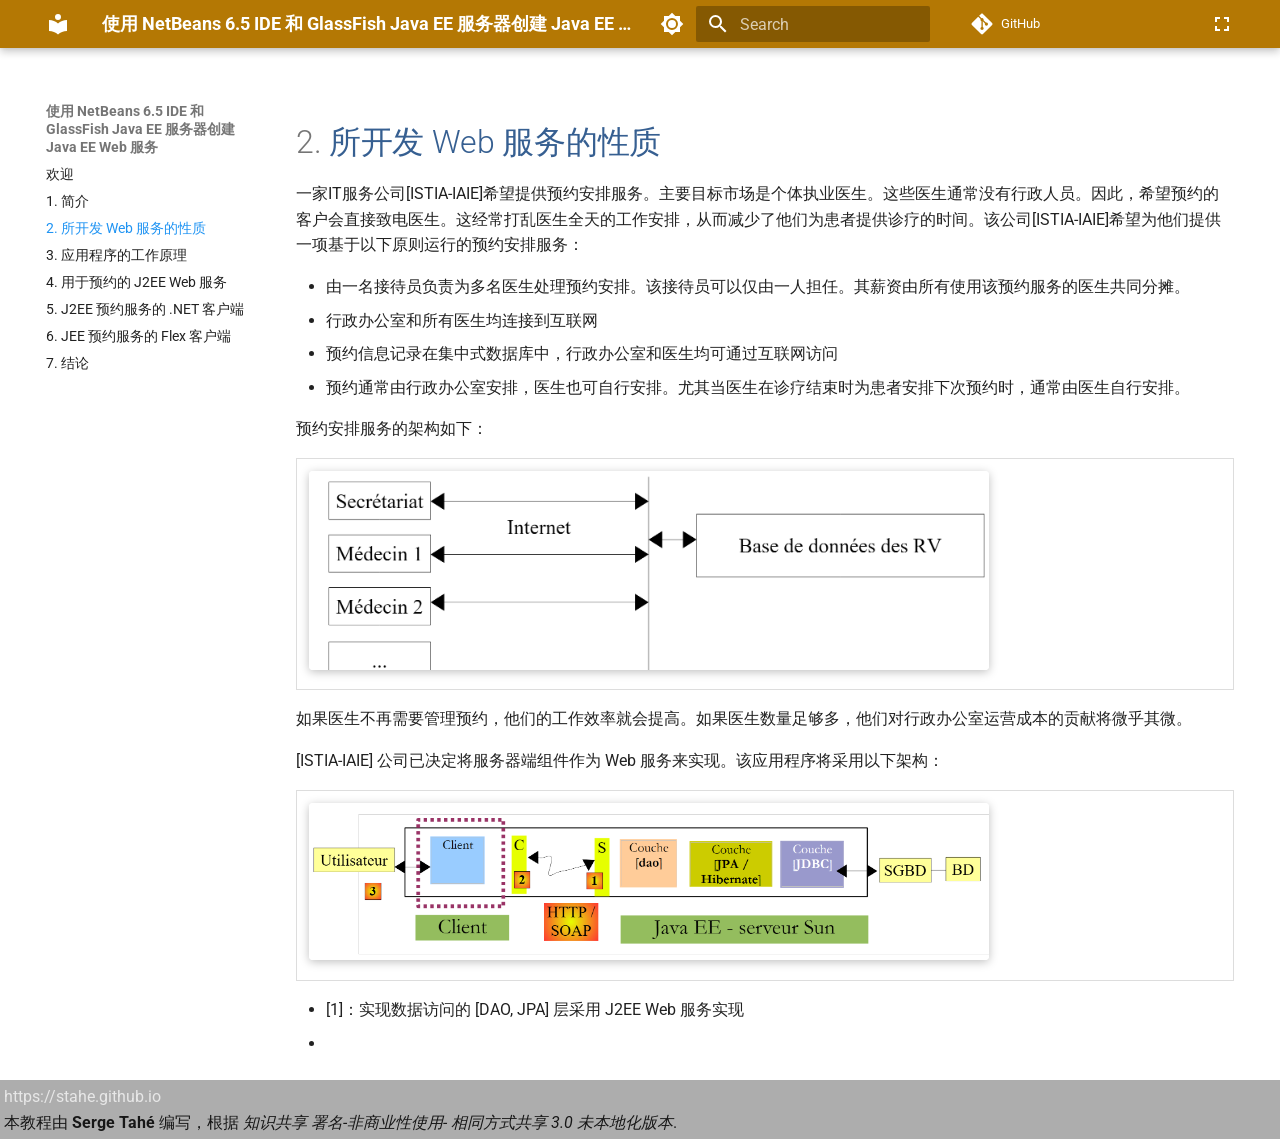
<file: uoaia-web-uueinghi.html>
<!doctype html>
<html lang="en" class="no-js">
  <head>
    
      <meta charset="utf-8">
      <meta name="viewport" content="width=device-width,initial-scale=1">
      
        <meta name="description" content="使用 Android Studio 进行 Android 平板电脑编程入门">
      
      
        <meta name="author" content="Serge Tahé">
      
      
        <link rel="canonical" href="https://stahe.github.io/zh-webservice-netbeans-glassfish-fev-2009/uoaia-web-uueinghi.html">
      
      
        <link rel="prev" href="ianie.html">
      
      
        <link rel="next" href="ingonghengueonguouani.html">
      
      
        
      
      
      <link rel="icon" href="assets/images/favicon.png">
      <meta name="generator" content="mkdocs-1.6.1, mkdocs-material-9.7.0">
    
    
      
        <title>2. 所开发 Web 服务的性质 - 使用 NetBeans 6.5 IDE 和 GlassFish Java EE 服务器创建 Java EE Web 服务</title>
      
    
    
      <link rel="stylesheet" href="assets/stylesheets/main.618322db.min.css">
      
        
        <link rel="stylesheet" href="assets/stylesheets/palette.ab4e12ef.min.css">
      
      


    
    
      
    
    
      
        
        
        <link rel="preconnect" href="https://fonts.gstatic.com" crossorigin>
        <link rel="stylesheet" href="https://fonts.googleapis.com/css?family=Roboto:300,300i,400,400i,700,700i%7CRoboto+Mono:400,400i,700,700i&display=fallback">
        <style>:root{--md-text-font:"Roboto";--md-code-font:"Roboto Mono"}</style>
      
    
    
      <link rel="stylesheet" href="stylesheets/focus.css">
    
    <script>__md_scope=new URL(".",location),__md_hash=e=>[...e].reduce(((e,_)=>(e<<5)-e+_.charCodeAt(0)),0),__md_get=(e,_=localStorage,t=__md_scope)=>JSON.parse(_.getItem(t.pathname+"."+e)),__md_set=(e,_,t=localStorage,a=__md_scope)=>{try{t.setItem(a.pathname+"."+e,JSON.stringify(_))}catch(e){}}</script>
    
      
  <script async src="https://www.googletagmanager.com/gtag/js?id=G-EBZC3JVJNR"></script>
  <script>
    window.dataLayer = window.dataLayer || [];
    function gtag(){dataLayer.push(arguments);}
    gtag('js', new Date());
    var siteName = "使用 NetBeans 6.5 IDE 和 GlassFish Java EE 服务器创建 Java EE Web 服务";
    gtag('config', 'G-EBZC3JVJNR', {
        'page_title': siteName
    });
  </script>

    
    
  </head>
  
  
    
    
      
    
    
    
    
    <body dir="ltr" data-md-color-scheme="default" data-md-color-primary="blue" data-md-color-accent="purple">
  
    
    <input class="md-toggle" data-md-toggle="drawer" type="checkbox" id="__drawer" autocomplete="off">
    <input class="md-toggle" data-md-toggle="search" type="checkbox" id="__search" autocomplete="off">
    <label class="md-overlay" for="__drawer"></label>
    <div data-md-component="skip">
      
        
        <a href="#2-web" class="md-skip">
          Skip to content
        </a>
      
    </div>
    <div data-md-component="announce">
      
    </div>
    
    
      

  

<header class="md-header md-header--shadow" data-md-component="header">
  <nav class="md-header__inner md-grid" aria-label="Header">
    <a href="index.html" title="使用 NetBeans 6.5 IDE 和 GlassFish Java EE 服务器创建 Java EE Web 服务" class="md-header__button md-logo" aria-label="使用 NetBeans 6.5 IDE 和 GlassFish Java EE 服务器创建 Java EE Web 服务" data-md-component="logo">
      
  
  <svg xmlns="http://www.w3.org/2000/svg" viewBox="0 0 24 24"><path d="M12 8a3 3 0 0 0 3-3 3 3 0 0 0-3-3 3 3 0 0 0-3 3 3 3 0 0 0 3 3m0 3.54C9.64 9.35 6.5 8 3 8v11c3.5 0 6.64 1.35 9 3.54 2.36-2.19 5.5-3.54 9-3.54V8c-3.5 0-6.64 1.35-9 3.54"/></svg>

    </a>
    <label class="md-header__button md-icon" for="__drawer">
      
      <svg xmlns="http://www.w3.org/2000/svg" viewBox="0 0 24 24"><path d="M3 6h18v2H3zm0 5h18v2H3zm0 5h18v2H3z"/></svg>
    </label>
    <div class="md-header__title" data-md-component="header-title">
      <div class="md-header__ellipsis">
        <div class="md-header__topic">
          <span class="md-ellipsis">
            使用 NetBeans 6.5 IDE 和 GlassFish Java EE 服务器创建 Java EE Web 服务
          </span>
        </div>
        <div class="md-header__topic" data-md-component="header-topic">
          <span class="md-ellipsis">
            
              2. 所开发 Web 服务的性质
            
          </span>
        </div>
      </div>
    </div>
    
      
        <form class="md-header__option" data-md-component="palette">
  
    
    
    
    <input class="md-option" data-md-color-media="(prefers-color-scheme: light)" data-md-color-scheme="default" data-md-color-primary="blue" data-md-color-accent="purple"  aria-label="切换至深色模式"  type="radio" name="__palette" id="__palette_0">
    
      <label class="md-header__button md-icon" title="切换至深色模式" for="__palette_1" hidden>
        <svg xmlns="http://www.w3.org/2000/svg" viewBox="0 0 24 24"><path d="M12 8a4 4 0 0 0-4 4 4 4 0 0 0 4 4 4 4 0 0 0 4-4 4 4 0 0 0-4-4m0 10a6 6 0 0 1-6-6 6 6 0 0 1 6-6 6 6 0 0 1 6 6 6 6 0 0 1-6 6m8-9.31V4h-4.69L12 .69 8.69 4H4v4.69L.69 12 4 15.31V20h4.69L12 23.31 15.31 20H20v-4.69L23.31 12z"/></svg>
      </label>
    
  
    
    
    
    <input class="md-option" data-md-color-media="(prefers-color-scheme: dark)" data-md-color-scheme="slate" data-md-color-primary="blue" data-md-color-accent="purple"  aria-label="切换至浅色模式"  type="radio" name="__palette" id="__palette_1">
    
      <label class="md-header__button md-icon" title="切换至浅色模式" for="__palette_0" hidden>
        <svg xmlns="http://www.w3.org/2000/svg" viewBox="0 0 24 24"><path d="M12 18c-.89 0-1.74-.2-2.5-.55C11.56 16.5 13 14.42 13 12s-1.44-4.5-3.5-5.45C10.26 6.2 11.11 6 12 6a6 6 0 0 1 6 6 6 6 0 0 1-6 6m8-9.31V4h-4.69L12 .69 8.69 4H4v4.69L.69 12 4 15.31V20h4.69L12 23.31 15.31 20H20v-4.69L23.31 12z"/></svg>
      </label>
    
  
</form>
      
    
    
      <script>var palette=__md_get("__palette");if(palette&&palette.color){if("(prefers-color-scheme)"===palette.color.media){var media=matchMedia("(prefers-color-scheme: light)"),input=document.querySelector(media.matches?"[data-md-color-media='(prefers-color-scheme: light)']":"[data-md-color-media='(prefers-color-scheme: dark)']");palette.color.media=input.getAttribute("data-md-color-media"),palette.color.scheme=input.getAttribute("data-md-color-scheme"),palette.color.primary=input.getAttribute("data-md-color-primary"),palette.color.accent=input.getAttribute("data-md-color-accent")}for(var[key,value]of Object.entries(palette.color))document.body.setAttribute("data-md-color-"+key,value)}</script>
    
    
    
      
      
        <label class="md-header__button md-icon" for="__search">
          
          <svg xmlns="http://www.w3.org/2000/svg" viewBox="0 0 24 24"><path d="M9.5 3A6.5 6.5 0 0 1 16 9.5c0 1.61-.59 3.09-1.56 4.23l.27.27h.79l5 5-1.5 1.5-5-5v-.79l-.27-.27A6.52 6.52 0 0 1 9.5 16 6.5 6.5 0 0 1 3 9.5 6.5 6.5 0 0 1 9.5 3m0 2C7 5 5 7 5 9.5S7 14 9.5 14 14 12 14 9.5 12 5 9.5 5"/></svg>
        </label>
        <div class="md-search" data-md-component="search" role="dialog">
  <label class="md-search__overlay" for="__search"></label>
  <div class="md-search__inner" role="search">
    <form class="md-search__form" name="search">
      <input type="text" class="md-search__input" name="query" aria-label="Search" placeholder="Search" autocapitalize="off" autocorrect="off" autocomplete="off" spellcheck="false" data-md-component="search-query" required>
      <label class="md-search__icon md-icon" for="__search">
        
        <svg xmlns="http://www.w3.org/2000/svg" viewBox="0 0 24 24"><path d="M9.5 3A6.5 6.5 0 0 1 16 9.5c0 1.61-.59 3.09-1.56 4.23l.27.27h.79l5 5-1.5 1.5-5-5v-.79l-.27-.27A6.52 6.52 0 0 1 9.5 16 6.5 6.5 0 0 1 3 9.5 6.5 6.5 0 0 1 9.5 3m0 2C7 5 5 7 5 9.5S7 14 9.5 14 14 12 14 9.5 12 5 9.5 5"/></svg>
        
        <svg xmlns="http://www.w3.org/2000/svg" viewBox="0 0 24 24"><path d="M20 11v2H8l5.5 5.5-1.42 1.42L4.16 12l7.92-7.92L13.5 5.5 8 11z"/></svg>
      </label>
      <nav class="md-search__options" aria-label="Search">
        
        <button type="reset" class="md-search__icon md-icon" title="Clear" aria-label="Clear" tabindex="-1">
          
          <svg xmlns="http://www.w3.org/2000/svg" viewBox="0 0 24 24"><path d="M19 6.41 17.59 5 12 10.59 6.41 5 5 6.41 10.59 12 5 17.59 6.41 19 12 13.41 17.59 19 19 17.59 13.41 12z"/></svg>
        </button>
      </nav>
      
    </form>
    <div class="md-search__output">
      <div class="md-search__scrollwrap" tabindex="0" data-md-scrollfix>
        <div class="md-search-result" data-md-component="search-result">
          <div class="md-search-result__meta">
            Initializing search
          </div>
          <ol class="md-search-result__list" role="presentation"></ol>
        </div>
      </div>
    </div>
  </div>
</div>
      
    
    
      <div class="md-header__source">
        <a href="https://stahe.github.io/zh-webservice-netbeans-glassfish-fev-2009" title="Go to repository" class="md-source" data-md-component="source">
  <div class="md-source__icon md-icon">
    
    <svg xmlns="http://www.w3.org/2000/svg" viewBox="0 0 448 512"><!--! Font Awesome Free 7.1.0 by @fontawesome - https://fontawesome.com License - https://fontawesome.com/license/free (Icons: CC BY 4.0, Fonts: SIL OFL 1.1, Code: MIT License) Copyright 2025 Fonticons, Inc.--><path d="M439.6 236.1 244 40.5c-5.4-5.5-12.8-8.5-20.4-8.5s-15 3-20.4 8.4L162.5 81l51.5 51.5c27.1-9.1 52.7 16.8 43.4 43.7l49.7 49.7c34.2-11.8 61.2 31 35.5 56.7-26.5 26.5-70.2-2.9-56-37.3L240.3 199v121.9c25.3 12.5 22.3 41.8 9.1 55-6.4 6.4-15.2 10.1-24.3 10.1s-17.8-3.6-24.3-10.1c-17.6-17.6-11.1-46.9 11.2-56v-123c-20.8-8.5-24.6-30.7-18.6-45L142.6 101 8.5 235.1C3 240.6 0 247.9 0 255.5s3 15 8.5 20.4l195.6 195.7c5.4 5.4 12.7 8.4 20.4 8.4s15-3 20.4-8.4l194.7-194.7c5.4-5.4 8.4-12.8 8.4-20.4s-3-15-8.4-20.4"/></svg>
  </div>
  <div class="md-source__repository">
    GitHub
  </div>
</a>
      </div>
    
  </nav>
  
</header>
    
    <div class="md-container" data-md-component="container">
      
      
        
          
        
      
      <main class="md-main" data-md-component="main">
        <div class="md-main__inner md-grid">
          
            
              
              <div class="md-sidebar md-sidebar--primary" data-md-component="sidebar" data-md-type="navigation" >
                <div class="md-sidebar__scrollwrap">
                  <div class="md-sidebar__inner">
                    



  

<nav class="md-nav md-nav--primary md-nav--integrated" aria-label="Navigation" data-md-level="0">
  <label class="md-nav__title" for="__drawer">
    <a href="index.html" title="使用 NetBeans 6.5 IDE 和 GlassFish Java EE 服务器创建 Java EE Web 服务" class="md-nav__button md-logo" aria-label="使用 NetBeans 6.5 IDE 和 GlassFish Java EE 服务器创建 Java EE Web 服务" data-md-component="logo">
      
  
  <svg xmlns="http://www.w3.org/2000/svg" viewBox="0 0 24 24"><path d="M12 8a3 3 0 0 0 3-3 3 3 0 0 0-3-3 3 3 0 0 0-3 3 3 3 0 0 0 3 3m0 3.54C9.64 9.35 6.5 8 3 8v11c3.5 0 6.64 1.35 9 3.54 2.36-2.19 5.5-3.54 9-3.54V8c-3.5 0-6.64 1.35-9 3.54"/></svg>

    </a>
    使用 NetBeans 6.5 IDE 和 GlassFish Java EE 服务器创建 Java EE Web 服务
  </label>
  
    <div class="md-nav__source">
      <a href="https://stahe.github.io/zh-webservice-netbeans-glassfish-fev-2009" title="Go to repository" class="md-source" data-md-component="source">
  <div class="md-source__icon md-icon">
    
    <svg xmlns="http://www.w3.org/2000/svg" viewBox="0 0 448 512"><!--! Font Awesome Free 7.1.0 by @fontawesome - https://fontawesome.com License - https://fontawesome.com/license/free (Icons: CC BY 4.0, Fonts: SIL OFL 1.1, Code: MIT License) Copyright 2025 Fonticons, Inc.--><path d="M439.6 236.1 244 40.5c-5.4-5.5-12.8-8.5-20.4-8.5s-15 3-20.4 8.4L162.5 81l51.5 51.5c27.1-9.1 52.7 16.8 43.4 43.7l49.7 49.7c34.2-11.8 61.2 31 35.5 56.7-26.5 26.5-70.2-2.9-56-37.3L240.3 199v121.9c25.3 12.5 22.3 41.8 9.1 55-6.4 6.4-15.2 10.1-24.3 10.1s-17.8-3.6-24.3-10.1c-17.6-17.6-11.1-46.9 11.2-56v-123c-20.8-8.5-24.6-30.7-18.6-45L142.6 101 8.5 235.1C3 240.6 0 247.9 0 255.5s3 15 8.5 20.4l195.6 195.7c5.4 5.4 12.7 8.4 20.4 8.4s15-3 20.4-8.4l194.7-194.7c5.4-5.4 8.4-12.8 8.4-20.4s-3-15-8.4-20.4"/></svg>
  </div>
  <div class="md-source__repository">
    GitHub
  </div>
</a>
    </div>
  
  <ul class="md-nav__list" data-md-scrollfix>
    
      
      
  
  
  
  
    <li class="md-nav__item">
      <a href="index.html" class="md-nav__link">
        
  
  
  <span class="md-ellipsis">
    
  
    欢迎
  

    
  </span>
  
  

      </a>
    </li>
  

    
      
      
  
  
  
  
    <li class="md-nav__item">
      <a href="ianie.html" class="md-nav__link">
        
  
  
  <span class="md-ellipsis">
    
  
    1. 简介
  

    
  </span>
  
  

      </a>
    </li>
  

    
      
      
  
  
    
  
  
  
    <li class="md-nav__item md-nav__item--active">
      
      <input class="md-nav__toggle md-toggle" type="checkbox" id="__toc">
      
      
        
      
      
      <a href="uoaia-web-uueinghi.html" class="md-nav__link md-nav__link--active">
        
  
  
  <span class="md-ellipsis">
    
  
    2. 所开发 Web 服务的性质
  

    
  </span>
  
  

      </a>
      
    </li>
  

    
      
      
  
  
  
  
    <li class="md-nav__item">
      <a href="ingonghengueonguouani.html" class="md-nav__link">
        
  
  
  <span class="md-ellipsis">
    
  
    3. 应用程序的工作原理
  

    
  </span>
  
  

      </a>
    </li>
  

    
      
      
  
  
  
  
    <li class="md-nav__item">
      <a href="onguuuee-j2ee-web-uu.html" class="md-nav__link">
        
  
  
  <span class="md-ellipsis">
    
  
    4. 用于预约的 J2EE Web 服务
  

    
  </span>
  
  

      </a>
    </li>
  

    
      
      
  
  
  
  
    <li class="md-nav__item">
      <a href="j2ee-uueuue-net-euuan.html" class="md-nav__link">
        
  
  
  <span class="md-ellipsis">
    
  
    5. J2EE 预约服务的 .NET 客户端
  

    
  </span>
  
  

      </a>
    </li>
  

    
      
      
  
  
  
  
    <li class="md-nav__item">
      <a href="jee-uueuue-flex-euuan.html" class="md-nav__link">
        
  
  
  <span class="md-ellipsis">
    
  
    6. JEE 预约服务的 Flex 客户端
  

    
  </span>
  
  

      </a>
    </li>
  

    
      
      
  
  
  
  
    <li class="md-nav__item">
      <a href="ieun.html" class="md-nav__link">
        
  
  
  <span class="md-ellipsis">
    
  
    7. 结论
  

    
  </span>
  
  

      </a>
    </li>
  

    
  </ul>
</nav>
                  </div>
                </div>
              </div>
            
            
          
          
            <div class="md-content" data-md-component="content">
              
              <article class="md-content__inner md-typeset">
                
                  



<h1 id="2-web">2. <span style="color: #365f91">所开发 Web 服务的性质</span></h1>
<p>一家IT服务公司[ISTIA-IAIE]希望提供预约安排服务。主要目标市场是个体执业医生。这些医生通常没有行政人员。因此，希望预约的客户会直接致电医生。这经常打乱医生全天的工作安排，从而减少了他们为患者提供诊疗的时间。该公司[ISTIA-IAIE]希望为他们提供一项基于以下原则运行的预约安排服务：</p>
<ul>
<li>由一名接待员负责为多名医生处理预约安排。该接待员可以仅由一人担任。其薪资由所有使用该预约服务的医生共同分摊。</li>
<li>行政办公室和所有医生均连接到互联网</li>
<li>预约信息记录在集中式数据库中，行政办公室和医生均可通过互联网访问</li>
<li>预约通常由行政办公室安排，医生也可自行安排。尤其当医生在诊疗结束时为患者安排下次预约时，通常由医生自行安排。</li>
</ul>
<p>预约安排服务的架构如下：</p>
<table class="odt-table" style="border-collapse: collapse; width: 100%; margin-bottom: 1em;"><tr><td style="border: 1px solid #ddd; padding: 8px; vertical-align: top;"><img src="images/1000000000000696000001ED08A3ADA8.png" width="680" height="199" style="display:inline-block; margin:4px;width:17.997cm;height:5.262cm;" class="odt-zoomable" data-zoom-src="images/1000000000000696000001ED08A3ADA8.png" /></td></tr></table>

<p>如果医生不再需要管理预约，他们的工作效率就会提高。如果医生数量足够多，他们对行政办公室运营成本的贡献将微乎其微。</p>
<p>[ISTIA-IAIE] 公司已决定将服务器端组件作为 Web 服务来实现。该应用程序将采用以下架构：</p>
<table class="odt-table" style="border-collapse: collapse; width: 100%; margin-bottom: 1em;"><tr><td style="border: 1px solid #ddd; padding: 8px; vertical-align: top;"><img src="images/1000000000000880000001F9E0EAE346.png" width="680" height="158" style="display:inline-block; margin:4px;width:17.997cm;height:4.177cm;" class="odt-zoomable" data-zoom-src="images/1000000000000880000001F9E0EAE346.png" /></td></tr></table>

<ul>
<li>[1]：实现数据访问的 [DAO, JPA] 层采用 J2EE Web 服务实现</li>
<li></li>
</ul>









  




                
              </article>
            </div>
          
          
<script>var target=document.getElementById(location.hash.slice(1));target&&target.name&&(target.checked=target.name.startsWith("__tabbed_"))</script>
        </div>
        
          <button type="button" class="md-top md-icon" data-md-component="top" hidden>
  
  <svg xmlns="http://www.w3.org/2000/svg" viewBox="0 0 24 24"><path d="M13 20h-2V8l-5.5 5.5-1.42-1.42L12 4.16l7.92 7.92-1.42 1.42L13 8z"/></svg>
  Back to top
</button>
        
      </main>
      
        
  <div class="md-footer-meta md-typeset">
    <div class="md-footer-meta__inner">

      <div>
        <a href="https://stahe.github.io" target="_blank">
          https://stahe.github.io
        </a>
        <br>
        本教程由 <strong>Serge Tahé</strong> 编写，根据
<em>知识共享 署名-非商业性使用-
相同方式共享 3.0 未本地化版本</em>.
      </div>

    </div>
  </div>

      
    </div>
    <div class="md-dialog" data-md-component="dialog">
      <div class="md-dialog__inner md-typeset"></div>
    </div>
    
    
    
      
      
      <script id="__config" type="application/json">{"annotate": null, "base": ".", "features": ["navigation.sections", "navigation.indexes", "navigation.expand", "toc.integrate", "navigation.top"], "search": "assets/javascripts/workers/search.7a47a382.min.js", "tags": null, "translations": {"clipboard.copied": "Copied to clipboard", "clipboard.copy": "Copy to clipboard", "search.result.more.one": "1 more on this page", "search.result.more.other": "# more on this page", "search.result.none": "No matching documents", "search.result.one": "1 matching document", "search.result.other": "# matching documents", "search.result.placeholder": "Type to start searching", "search.result.term.missing": "Missing", "select.version": "Select version"}, "version": null}</script>
    
    
      <script src="assets/javascripts/bundle.e71a0d61.min.js"></script>
      
        <script src="javascripts/focus.js"></script>
      
    
  </body>
</html>
</file>
<file: stylesheets/focus.css>
body.md-focus .md-sidebar--primary { display: none; } body.md-focus .md-sidebar--secondary { display: none; } body.md-focus .md-content { max-width: 95%; margin: 0 auto; } .focus-toggle-btn { cursor: pointer; margin-left: 0.5rem; } .odt-table img { max-width: 100%; height: auto; } img.odt-zoomable { cursor: zoom-in; box-shadow: 0 2px 10px rgba(0,0,0,.25); border-radius: 4px; transition: transform .15s ease, box-shadow .15s ease; } img.odt-zoomable:hover { transform: scale(1.02); box-shadow: 0 6px 18px rgba(0,0,0,.35); } .odt-lightbox-overlay { position: fixed; inset: 0; background: rgba(0,0,0,.75); display: none; align-items: center; justify-content: center; z-index: 2000; padding: 24px; } .odt-lightbox-overlay.is-open { display: flex; } .odt-lightbox-content { position: relative; max-width: 95vw; max-height: 95vh; } .odt-lightbox-content img { max-width: 95vw; max-height: 95vh; width: auto; height: auto; display: block; box-shadow: 0 10px 30px rgba(0,0,0,.6); border-radius: 4px; } .odt-lightbox-close { position: absolute; top: -14px; right: -14px; width: 34px; height: 34px; border-radius: 999px; border: none; background: rgba(255,255,255,.92); color: #000; font-size: 22px; line-height: 34px; cursor: pointer; box-shadow: 0 4px 14px rgba(0,0,0,.35); } .odt-lightbox-close:hover { filter: brightness(0.95); } .odt-lightbox-close:focus { outline: 2px solid rgba(255,255,255,.8); outline-offset: 2px; } .odt-code-rich pre, .odt-code-rich code, .odt-code-rich .odt-code-line { font-family: Consolas, 'Courier New', monospace; font-size: 15px; line-height: 12px; }} .odt-code-rich pre { margin: 0.75em 0; } .odt-code-rich code { display: block; } .odt-code-rich .odt-code-line { display: block; } .odt-code-rich[data-linenums='true'] .odt-code-line::before { counter-increment: odtline; content: counter(odtline); display: inline-block; width: 3em; margin-right: 1em; opacity: 0.6; text-align: right; } .odt-code-rich[data-linenums='false'] .odt-code-line::before { content: ''; } .odt-bookmark-anchor { display: block; width: 0; height: 0; overflow: hidden; scroll-margin-top: 5rem; }  .md-typeset p:has(> .odt-bookmark-anchor:only-child), .md-content p:has(> .odt-bookmark-anchor:only-child) { margin: 0 !important; padding: 0 !important; height: 0 !important; line-height: 0 !important; overflow: hidden !important; }  .md-typeset h1 { margin-top: .75em !important; margin-bottom: .55em !important; }  .md-typeset h2 { margin-top: .80em !important; margin-bottom: .35em !important; }  .md-typeset h3 { margin-top: .70em !important; margin-bottom: .30em !important; }  .md-typeset h4, .md-typeset h5, .md-typeset h6 { margin-top: .60em !important; margin-bottom: .25em !important; }  .md-content ol { list-style-type: decimal; }  .md-content ol ol { list-style-type: lower-alpha; }  .md-content ol ol ol { list-style-type: lower-roman; }  .md-content ol ol ol ol { list-style-type: decimal; }  .md-content ol ol ol ol ol { list-style-type: lower-alpha; }  .md-content ol ol ol ol ol ol { list-style-type: lower-roman; }  .md-content ul ol { list-style-type: decimal; }  .md-content ul ol ol { list-style-type: lower-alpha; }  .md-content ul ol ol ol { list-style-type: lower-roman; }  .md-content ul ol ol ol ol { list-style-type: decimal; }  .md-content ul ol ol ol ol ol { list-style-type: lower-alpha; }  .md-content ul ol ol ol ol ol ol { list-style-type: lower-roman; } .odt-code-copy-btn { position:absolute; top:.5rem; right:.5rem; display:inline-flex; align-items:center; justify-content:center; gap:.35rem; padding:.25rem .6rem; font-size:.72rem; font-weight:600; letter-spacing:.01em; line-height:1.2; border-radius:999px; box-shadow:0 1px 2px rgba(0,0,0,.10); backdrop-filter:saturate(180%) blur(6px); cursor:pointer; user-select:none; transition:transform .08s ease, box-shadow .12s ease, background .12s ease; z-index:5;border:1px solid rgba(0,150,136,.45); background:rgba(0,150,136,.12); color:rgb(0,150,136);  } .odt-code-copy-btn:hover { background:rgba(0,150,136,.20); box-shadow:0 3px 10px rgba(0,0,0,.18); transform:translateY(-1px); } .odt-code-copy-btn.is-copied { opacity:.85; } .odt-code-copy-container { position: relative; } 
[data-md-color-scheme="default"] .md-header { background-color: #b47804; }
[data-md-color-scheme="slate"] .md-header { background-color: #b47804; }
</file>
<file: assets/stylesheets/main.618322db.min.css>
@charset "UTF-8";html{-webkit-text-size-adjust:none;-moz-text-size-adjust:none;text-size-adjust:none;box-sizing:border-box}*,:after,:before{box-sizing:inherit}@media (prefers-reduced-motion){*,:after,:before{transition:none!important}}body{margin:0}a,button,input,label{-webkit-tap-highlight-color:transparent}a{color:inherit;text-decoration:none}hr{border:0;box-sizing:initial;display:block;height:.05rem;overflow:visible;padding:0}small{font-size:80%}sub,sup{line-height:1em}img{border-style:none}table{border-collapse:initial;border-spacing:0}td,th{font-weight:400;vertical-align:top}button{background:#0000;border:0;font-family:inherit;font-size:inherit;margin:0;padding:0}input{border:0;outline:none}:root{--md-primary-fg-color:#4051b5;--md-primary-fg-color--light:#5d6cc0;--md-primary-fg-color--dark:#303fa1;--md-primary-bg-color:#fff;--md-primary-bg-color--light:#ffffffb3;--md-accent-fg-color:#526cfe;--md-accent-fg-color--transparent:#526cfe1a;--md-accent-bg-color:#fff;--md-accent-bg-color--light:#ffffffb3}[data-md-color-scheme=default]{color-scheme:light}[data-md-color-scheme=default] img[src$="#gh-dark-mode-only"],[data-md-color-scheme=default] img[src$="#only-dark"]{display:none}:root,[data-md-color-scheme=default]{--md-hue:225deg;--md-default-fg-color:#000000de;--md-default-fg-color--light:#0000008a;--md-default-fg-color--lighter:#00000052;--md-default-fg-color--lightest:#00000012;--md-default-bg-color:#fff;--md-default-bg-color--light:#ffffffb3;--md-default-bg-color--lighter:#ffffff4d;--md-default-bg-color--lightest:#ffffff1f;--md-code-fg-color:#36464e;--md-code-bg-color:#f5f5f5;--md-code-bg-color--light:#f5f5f5b3;--md-code-bg-color--lighter:#f5f5f54d;--md-code-hl-color:#4287ff;--md-code-hl-color--light:#4287ff1a;--md-code-hl-number-color:#d52a2a;--md-code-hl-special-color:#db1457;--md-code-hl-function-color:#a846b9;--md-code-hl-constant-color:#6e59d9;--md-code-hl-keyword-color:#3f6ec6;--md-code-hl-string-color:#1c7d4d;--md-code-hl-name-color:var(--md-code-fg-color);--md-code-hl-operator-color:var(--md-default-fg-color--light);--md-code-hl-punctuation-color:var(--md-default-fg-color--light);--md-code-hl-comment-color:var(--md-default-fg-color--light);--md-code-hl-generic-color:var(--md-default-fg-color--light);--md-code-hl-variable-color:var(--md-default-fg-color--light);--md-typeset-color:var(--md-default-fg-color);--md-typeset-a-color:var(--md-primary-fg-color);--md-typeset-del-color:#f5503d26;--md-typeset-ins-color:#0bd57026;--md-typeset-kbd-color:#fafafa;--md-typeset-kbd-accent-color:#fff;--md-typeset-kbd-border-color:#b8b8b8;--md-typeset-mark-color:#ffff0080;--md-typeset-table-color:#0000001f;--md-typeset-table-color--light:rgba(0,0,0,.035);--md-admonition-fg-color:var(--md-default-fg-color);--md-admonition-bg-color:var(--md-default-bg-color);--md-warning-fg-color:#000000de;--md-warning-bg-color:#ff9;--md-footer-fg-color:#fff;--md-footer-fg-color--light:#ffffffb3;--md-footer-fg-color--lighter:#ffffff73;--md-footer-bg-color:#000000de;--md-footer-bg-color--dark:#00000052;--md-shadow-z1:0 0.2rem 0.5rem #0000000d,0 0 0.05rem #0000001a;--md-shadow-z2:0 0.2rem 0.5rem #0000001a,0 0 0.05rem #00000040;--md-shadow-z3:0 0.2rem 0.5rem #0003,0 0 0.05rem #00000059}.md-icon svg{fill:currentcolor;display:block;height:1.2rem;width:1.2rem}body{-webkit-font-smoothing:antialiased;-moz-osx-font-smoothing:grayscale;--md-text-font-family:var(--md-text-font,_),-apple-system,BlinkMacSystemFont,Helvetica,Arial,sans-serif;--md-code-font-family:var(--md-code-font,_),SFMono-Regular,Consolas,Menlo,monospace}aside,body,input{font-feature-settings:"kern","liga";color:var(--md-typeset-color);font-family:var(--md-text-font-family)}code,kbd,pre{font-feature-settings:"kern";font-family:var(--md-code-font-family)}:root{--md-typeset-table-sort-icon:url('data:image/svg+xml;charset=utf-8,<svg xmlns="http://www.w3.org/2000/svg" viewBox="0 0 24 24"><path d="m18 21-4-4h3V7h-3l4-4 4 4h-3v10h3M2 19v-2h10v2M2 13v-2h7v2M2 7V5h4v2z"/></svg>');--md-typeset-table-sort-icon--asc:url('data:image/svg+xml;charset=utf-8,<svg xmlns="http://www.w3.org/2000/svg" viewBox="0 0 24 24"><path d="M19 17h3l-4 4-4-4h3V3h2M2 17h10v2H2M6 5v2H2V5m0 6h7v2H2z"/></svg>');--md-typeset-table-sort-icon--desc:url('data:image/svg+xml;charset=utf-8,<svg xmlns="http://www.w3.org/2000/svg" viewBox="0 0 24 24"><path d="M19 7h3l-4-4-4 4h3v14h2M2 17h10v2H2M6 5v2H2V5m0 6h7v2H2z"/></svg>')}.md-typeset{-webkit-print-color-adjust:exact;color-adjust:exact;font-size:.8rem;line-height:1.6;overflow-wrap:break-word}@media print{.md-typeset{font-size:.68rem}}.md-typeset blockquote,.md-typeset dl,.md-typeset figure,.md-typeset ol,.md-typeset pre,.md-typeset ul{margin-bottom:1em;margin-top:1em}.md-typeset h1{color:var(--md-default-fg-color--light);font-size:2em;line-height:1.3;margin:0 0 1.25em}.md-typeset h1,.md-typeset h2{font-weight:300;letter-spacing:-.01em}.md-typeset h2{font-size:1.5625em;line-height:1.4;margin:1.6em 0 .64em}.md-typeset h3{font-size:1.25em;font-weight:400;letter-spacing:-.01em;line-height:1.5;margin:1.6em 0 .8em}.md-typeset h2+h3{margin-top:.8em}.md-typeset h4{font-weight:700;letter-spacing:-.01em;margin:1em 0}.md-typeset h5,.md-typeset h6{color:var(--md-default-fg-color--light);font-size:.8em;font-weight:700;letter-spacing:-.01em;margin:1.25em 0}.md-typeset h5{text-transform:uppercase}.md-typeset h5 code{text-transform:none}.md-typeset hr{border-bottom:.05rem solid var(--md-default-fg-color--lightest);display:flow-root;margin:1.5em 0}.md-typeset a{color:var(--md-typeset-a-color);word-break:break-word}.md-typeset a,.md-typeset a:before{transition:color 125ms}.md-typeset a:focus,.md-typeset a:hover{color:var(--md-accent-fg-color)}.md-typeset a:focus code,.md-typeset a:hover code{background-color:var(--md-accent-fg-color--transparent);color:var(--md-accent-fg-color)}.md-typeset a code{color:var(--md-typeset-a-color)}.md-typeset a.focus-visible{outline-color:var(--md-accent-fg-color);outline-offset:.2rem}.md-typeset code,.md-typeset kbd,.md-typeset pre{color:var(--md-code-fg-color);direction:ltr;font-variant-ligatures:none;transition:background-color 125ms}@media print{.md-typeset code,.md-typeset kbd,.md-typeset pre{white-space:pre-wrap}}.md-typeset code{background-color:var(--md-code-bg-color);border-radius:.1rem;-webkit-box-decoration-break:clone;box-decoration-break:clone;font-size:.85em;padding:0 .2941176471em;transition:color 125ms,background-color 125ms;word-break:break-word}.md-typeset code:not(.focus-visible){-webkit-tap-highlight-color:transparent;outline:none}.md-typeset pre{display:flow-root;line-height:1.4;position:relative}.md-typeset pre>code{-webkit-box-decoration-break:slice;box-decoration-break:slice;box-shadow:none;display:block;margin:0;outline-color:var(--md-accent-fg-color);overflow:auto;padding:.7720588235em 1.1764705882em;scrollbar-color:var(--md-default-fg-color--lighter) #0000;scrollbar-width:thin;touch-action:auto;word-break:normal}.md-typeset pre>code:hover{scrollbar-color:var(--md-accent-fg-color) #0000}.md-typeset pre>code::-webkit-scrollbar{height:.2rem;width:.2rem}.md-typeset pre>code::-webkit-scrollbar-thumb{background-color:var(--md-default-fg-color--lighter)}.md-typeset pre>code::-webkit-scrollbar-thumb:hover{background-color:var(--md-accent-fg-color)}.md-typeset kbd{background-color:var(--md-typeset-kbd-color);border-radius:.1rem;box-shadow:0 .1rem 0 .05rem var(--md-typeset-kbd-border-color),0 .1rem 0 var(--md-typeset-kbd-border-color),0 -.1rem .2rem var(--md-typeset-kbd-accent-color) inset;color:var(--md-default-fg-color);display:inline-block;font-size:.75em;padding:0 .6666666667em;vertical-align:text-top;word-break:break-word}.md-typeset mark{background-color:var(--md-typeset-mark-color);-webkit-box-decoration-break:clone;box-decoration-break:clone;color:inherit;word-break:break-word}.md-typeset abbr{cursor:help;text-decoration:none}.md-typeset [data-preview],.md-typeset abbr{border-bottom:.05rem dotted var(--md-default-fg-color--light)}.md-typeset small{opacity:.75}[dir=ltr] .md-typeset sub,[dir=ltr] .md-typeset sup{margin-left:.078125em}[dir=rtl] .md-typeset sub,[dir=rtl] .md-typeset sup{margin-right:.078125em}[dir=ltr] .md-typeset blockquote{padding-left:.6rem}[dir=rtl] .md-typeset blockquote{padding-right:.6rem}[dir=ltr] .md-typeset blockquote{border-left:.2rem solid var(--md-default-fg-color--lighter)}[dir=rtl] .md-typeset blockquote{border-right:.2rem solid var(--md-default-fg-color--lighter)}.md-typeset blockquote{color:var(--md-default-fg-color--light);margin-left:0;margin-right:0}.md-typeset ul{list-style-type:disc}.md-typeset ul[type]{list-style-type:revert-layer}[dir=ltr] .md-typeset ol,[dir=ltr] .md-typeset ul{margin-left:.625em}[dir=rtl] .md-typeset ol,[dir=rtl] .md-typeset ul{margin-right:.625em}.md-typeset ol,.md-typeset ul{padding:0}.md-typeset ol:not([hidden]),.md-typeset ul:not([hidden]){display:flow-root}.md-typeset ol ol,.md-typeset ul ol{list-style-type:lower-alpha}.md-typeset ol ol ol,.md-typeset ul ol ol{list-style-type:lower-roman}.md-typeset ol ol ol ol,.md-typeset ul ol ol ol{list-style-type:upper-alpha}.md-typeset ol ol ol ol ol,.md-typeset ul ol ol ol ol{list-style-type:upper-roman}.md-typeset ol[type],.md-typeset ul[type]{list-style-type:revert-layer}[dir=ltr] .md-typeset ol li,[dir=ltr] .md-typeset ul li{margin-left:1.25em}[dir=rtl] .md-typeset ol li,[dir=rtl] .md-typeset ul li{margin-right:1.25em}.md-typeset ol li,.md-typeset ul li{margin-bottom:.5em}.md-typeset ol li blockquote,.md-typeset ol li p,.md-typeset ul li blockquote,.md-typeset ul li p{margin:.5em 0}.md-typeset ol li:last-child,.md-typeset ul li:last-child{margin-bottom:0}[dir=ltr] .md-typeset ol li ol,[dir=ltr] .md-typeset ol li ul,[dir=ltr] .md-typeset ul li ol,[dir=ltr] .md-typeset ul li ul{margin-left:.625em}[dir=rtl] .md-typeset ol li ol,[dir=rtl] .md-typeset ol li ul,[dir=rtl] .md-typeset ul li ol,[dir=rtl] .md-typeset ul li ul{margin-right:.625em}.md-typeset ol li ol,.md-typeset ol li ul,.md-typeset ul li ol,.md-typeset ul li ul{margin-bottom:.5em;margin-top:.5em}[dir=ltr] .md-typeset dd{margin-left:1.875em}[dir=rtl] .md-typeset dd{margin-right:1.875em}.md-typeset dd{margin-bottom:1.5em;margin-top:1em}.md-typeset img,.md-typeset svg,.md-typeset video{height:auto;max-width:100%}.md-typeset img[align=left]{margin:1em 1em 1em 0}.md-typeset img[align=right]{margin:1em 0 1em 1em}.md-typeset img[align]:only-child{margin-top:0}.md-typeset figure{display:flow-root;margin:1em auto;max-width:100%;text-align:center;width:fit-content}.md-typeset figure img{display:block;margin:0 auto}.md-typeset figcaption{font-style:italic;margin:1em auto;max-width:24rem}.md-typeset iframe{max-width:100%}.md-typeset table:not([class]){background-color:var(--md-default-bg-color);border:.05rem solid var(--md-typeset-table-color);border-radius:.1rem;display:inline-block;font-size:.64rem;max-width:100%;overflow:auto;touch-action:auto}@media print{.md-typeset table:not([class]){display:table}}.md-typeset table:not([class])+*{margin-top:1.5em}.md-typeset table:not([class]) td>:first-child,.md-typeset table:not([class]) th>:first-child{margin-top:0}.md-typeset table:not([class]) td>:last-child,.md-typeset table:not([class]) th>:last-child{margin-bottom:0}.md-typeset table:not([class]) td:not([align]),.md-typeset table:not([class]) th:not([align]){text-align:left}[dir=rtl] .md-typeset table:not([class]) td:not([align]),[dir=rtl] .md-typeset table:not([class]) th:not([align]){text-align:right}.md-typeset table:not([class]) th{font-weight:700;min-width:5rem;padding:.9375em 1.25em;vertical-align:top}.md-typeset table:not([class]) td{border-top:.05rem solid var(--md-typeset-table-color);padding:.9375em 1.25em;vertical-align:top}.md-typeset table:not([class]) tbody tr{transition:background-color 125ms}.md-typeset table:not([class]) tbody tr:hover{background-color:var(--md-typeset-table-color--light);box-shadow:0 .05rem 0 var(--md-default-bg-color) inset}.md-typeset table:not([class]) a{word-break:normal}.md-typeset table th[role=columnheader]{cursor:pointer}[dir=ltr] .md-typeset table th[role=columnheader]:after{margin-left:.5em}[dir=rtl] .md-typeset table th[role=columnheader]:after{margin-right:.5em}.md-typeset table th[role=columnheader]:after{content:"";display:inline-block;height:1.2em;-webkit-mask-image:var(--md-typeset-table-sort-icon);mask-image:var(--md-typeset-table-sort-icon);-webkit-mask-repeat:no-repeat;mask-repeat:no-repeat;-webkit-mask-size:contain;mask-size:contain;transition:background-color 125ms;vertical-align:text-bottom;width:1.2em}.md-typeset table th[role=columnheader]:hover:after{background-color:var(--md-default-fg-color--lighter)}.md-typeset table th[role=columnheader][aria-sort=ascending]:after{background-color:var(--md-default-fg-color--light);-webkit-mask-image:var(--md-typeset-table-sort-icon--asc);mask-image:var(--md-typeset-table-sort-icon--asc)}.md-typeset table th[role=columnheader][aria-sort=descending]:after{background-color:var(--md-default-fg-color--light);-webkit-mask-image:var(--md-typeset-table-sort-icon--desc);mask-image:var(--md-typeset-table-sort-icon--desc)}.md-typeset__scrollwrap{margin:1em -.8rem;overflow-x:auto;touch-action:auto}.md-typeset__table{display:inline-block;margin-bottom:.5em;padding:0 .8rem}@media print{.md-typeset__table{display:block}}html .md-typeset__table table{display:table;margin:0;overflow:hidden;width:100%}@media screen and (max-width:44.984375em){.md-content__inner>pre{margin:1em -.8rem}.md-content__inner>pre code{border-radius:0}}.md-typeset .md-author{border-radius:100%;display:block;flex-shrink:0;height:1.6rem;overflow:hidden;position:relative;transition:color 125ms,transform 125ms;width:1.6rem}.md-typeset .md-author img{display:block}.md-typeset .md-author--more{background:var(--md-default-fg-color--lightest);color:var(--md-default-fg-color--lighter);font-size:.6rem;font-weight:700;line-height:1.6rem;text-align:center}.md-typeset .md-author--long{height:2.4rem;width:2.4rem}.md-typeset a.md-author{transform:scale(1)}.md-typeset a.md-author img{border-radius:100%;filter:grayscale(100%) opacity(75%);transition:filter 125ms}.md-typeset a.md-author:focus,.md-typeset a.md-author:hover{transform:scale(1.1);z-index:1}.md-typeset a.md-author:focus img,.md-typeset a.md-author:hover img{filter:grayscale(0)}.md-banner{background-color:var(--md-footer-bg-color);color:var(--md-footer-fg-color);overflow:auto}@media print{.md-banner{display:none}}.md-banner--warning{background-color:var(--md-warning-bg-color);color:var(--md-warning-fg-color)}.md-banner__inner{font-size:.7rem;margin:.6rem auto;padding:0 .8rem}[dir=ltr] .md-banner__button{float:right}[dir=rtl] .md-banner__button{float:left}.md-banner__button{color:inherit;cursor:pointer;transition:opacity .25s}.no-js .md-banner__button{display:none}.md-banner__button:hover{opacity:.7}html{font-size:125%;height:100%;overflow-x:hidden}@media screen and (min-width:100em){html{font-size:137.5%}}@media screen and (min-width:125em){html{font-size:150%}}body{background-color:var(--md-default-bg-color);display:flex;flex-direction:column;font-size:.5rem;min-height:100%;position:relative;width:100%}@media print{body{display:block}}@media screen and (max-width:59.984375em){body[data-md-scrolllock]{position:fixed}}.md-grid{margin-left:auto;margin-right:auto;max-width:61rem}.md-container{display:flex;flex-direction:column;flex-grow:1}@media print{.md-container{display:block}}.md-main{flex-grow:1}.md-main__inner{display:flex;height:100%;margin-top:1.5rem}.md-ellipsis{overflow:hidden;text-overflow:ellipsis}.md-toggle{display:none}.md-option{height:0;opacity:0;position:absolute;width:0}.md-option:checked+label:not([hidden]){display:block}.md-option.focus-visible+label{outline-color:var(--md-accent-fg-color);outline-style:auto}.md-skip{background-color:var(--md-default-fg-color);border-radius:.1rem;color:var(--md-default-bg-color);font-size:.64rem;margin:.5rem;opacity:0;outline-color:var(--md-accent-fg-color);padding:.3rem .5rem;position:fixed;transform:translateY(.4rem);z-index:-1}.md-skip:focus{opacity:1;transform:translateY(0);transition:transform .25s cubic-bezier(.4,0,.2,1),opacity 175ms 75ms;z-index:10}@page{margin:25mm}:root{--md-clipboard-icon:url('data:image/svg+xml;charset=utf-8,<svg xmlns="http://www.w3.org/2000/svg" viewBox="0 0 24 24"><path d="M19 21H8V7h11m0-2H8a2 2 0 0 0-2 2v14a2 2 0 0 0 2 2h11a2 2 0 0 0 2-2V7a2 2 0 0 0-2-2m-3-4H4a2 2 0 0 0-2 2v14h2V3h12z"/></svg>')}.md-clipboard{border-radius:.1rem;color:var(--md-default-fg-color--lightest);cursor:pointer;height:1.5em;outline-color:var(--md-accent-fg-color);outline-offset:.1rem;transition:color .25s;width:1.5em;z-index:1}@media print{.md-clipboard{display:none}}.md-clipboard:not(.focus-visible){-webkit-tap-highlight-color:transparent;outline:none}:hover>.md-clipboard{color:var(--md-default-fg-color--light)}.md-clipboard:focus,.md-clipboard:hover{color:var(--md-accent-fg-color)}.md-clipboard:after{background-color:currentcolor;content:"";display:block;height:1.125em;margin:0 auto;-webkit-mask-image:var(--md-clipboard-icon);mask-image:var(--md-clipboard-icon);-webkit-mask-position:center;mask-position:center;-webkit-mask-repeat:no-repeat;mask-repeat:no-repeat;-webkit-mask-size:contain;mask-size:contain;width:1.125em}.md-clipboard--inline{cursor:pointer}.md-clipboard--inline code{transition:color .25s,background-color .25s}.md-clipboard--inline:focus code,.md-clipboard--inline:hover code{background-color:var(--md-accent-fg-color--transparent);color:var(--md-accent-fg-color)}:root{--md-code-select-icon:url('data:image/svg+xml;charset=utf-8,<svg xmlns="http://www.w3.org/2000/svg" viewBox="0 0 24 24"><path d="M19 19h-4v2h4c1.1 0 2-.9 2-2v-4h-2m0-12h-4v2h4v4h2V5c0-1.1-.9-2-2-2M5 5h4V3H5c-1.1 0-2 .9-2 2v4h2m0 6H3v4c0 1.1.9 2 2 2h4v-2H5zm2-4h2v2H7zm4 0h2v2h-2zm4 0h2v2h-2zM7 7h2v2H7zm4 0h2v2h-2zm4 0h2v2h-2zm-8 8h2v2H7zm4 0h2v2h-2zm4 0h2v2h-2z"/></svg>');--md-code-copy-icon:url('data:image/svg+xml;charset=utf-8,<svg xmlns="http://www.w3.org/2000/svg" viewBox="0 0 24 24"><path d="M19 21H8V7h11m0-2H8a2 2 0 0 0-2 2v14a2 2 0 0 0 2 2h11a2 2 0 0 0 2-2V7a2 2 0 0 0-2-2m-3-4H4a2 2 0 0 0-2 2v14h2V3h12z"/></svg>')}.md-typeset .md-code__content{display:grid}.md-code__nav{background-color:var(--md-code-bg-color--lighter);border-radius:.1rem;display:flex;gap:.2rem;padding:.2rem;position:absolute;right:.25em;top:.25em;transition:background-color .25s;z-index:1}:hover>.md-code__nav{background-color:var(--md-code-bg-color--light)}.md-code__button{color:var(--md-default-fg-color--lightest);cursor:pointer;display:block;height:1.5em;outline-color:var(--md-accent-fg-color);outline-offset:.1rem;transition:color .25s;width:1.5em}:hover>*>.md-code__button{color:var(--md-default-fg-color--light)}.md-code__button.focus-visible,.md-code__button:hover{color:var(--md-accent-fg-color)}.md-code__button--active{color:var(--md-default-fg-color)!important}.md-code__button:after{background-color:currentcolor;content:"";display:block;height:1.125em;margin:0 auto;-webkit-mask-position:center;mask-position:center;-webkit-mask-repeat:no-repeat;mask-repeat:no-repeat;-webkit-mask-size:contain;mask-size:contain;width:1.125em}.md-code__button[data-md-type=select]:after{-webkit-mask-image:var(--md-code-select-icon);mask-image:var(--md-code-select-icon)}.md-code__button[data-md-type=copy]:after{-webkit-mask-image:var(--md-code-copy-icon);mask-image:var(--md-code-copy-icon)}@keyframes consent{0%{opacity:0;transform:translateY(100%)}to{opacity:1;transform:translateY(0)}}@keyframes overlay{0%{opacity:0}to{opacity:1}}.md-consent__overlay{animation:overlay .25s both;-webkit-backdrop-filter:blur(.1rem);backdrop-filter:blur(.1rem);background-color:#0000008a;height:100%;opacity:1;position:fixed;top:0;width:100%;z-index:5}.md-consent__inner{animation:consent .5s cubic-bezier(.1,.7,.1,1) both;background-color:var(--md-default-bg-color);border:0;border-radius:.1rem;bottom:0;box-shadow:0 0 .2rem #0000001a,0 .2rem .4rem #0003;max-height:100%;overflow:auto;padding:0;position:fixed;width:100%;z-index:5}.md-consent__form{padding:.8rem}.md-consent__settings{display:none;margin:1em 0}input:checked+.md-consent__settings{display:block}.md-consent__controls{margin-bottom:.8rem}.md-typeset .md-consent__controls .md-button{display:inline}@media screen and (max-width:44.984375em){.md-typeset .md-consent__controls .md-button{display:block;margin-top:.4rem;text-align:center;width:100%}}.md-consent label{cursor:pointer}.md-content{flex-grow:1;min-width:0}.md-content__inner{margin:0 .8rem 1.2rem;padding-top:.6rem}@media screen and (min-width:76.25em){[dir=ltr] .md-sidebar--primary:not([hidden])~.md-content>.md-content__inner{margin-left:1.2rem}[dir=ltr] .md-sidebar--secondary:not([hidden])~.md-content>.md-content__inner,[dir=rtl] .md-sidebar--primary:not([hidden])~.md-content>.md-content__inner{margin-right:1.2rem}[dir=rtl] .md-sidebar--secondary:not([hidden])~.md-content>.md-content__inner{margin-left:1.2rem}}.md-content__inner:before{content:"";display:block;height:.4rem}.md-content__inner>:last-child{margin-bottom:0}[dir=ltr] .md-content__button{float:right}[dir=rtl] .md-content__button{float:left}[dir=ltr] .md-content__button{margin-left:.4rem}[dir=rtl] .md-content__button{margin-right:.4rem}.md-content__button{margin:.4rem 0;padding:0}@media print{.md-content__button{display:none}}.md-typeset .md-content__button{color:var(--md-default-fg-color--lighter)}.md-content__button svg{display:inline;vertical-align:top}[dir=rtl] .md-content__button svg{transform:scaleX(-1)}[dir=ltr] .md-dialog{right:.8rem}[dir=rtl] .md-dialog{left:.8rem}.md-dialog{background-color:var(--md-default-fg-color);border-radius:.1rem;bottom:.8rem;box-shadow:var(--md-shadow-z3);min-width:11.1rem;opacity:0;padding:.4rem .6rem;pointer-events:none;position:fixed;transform:translateY(100%);transition:transform 0ms .4s,opacity .4s;z-index:4}@media print{.md-dialog{display:none}}.md-dialog--active{opacity:1;pointer-events:auto;transform:translateY(0);transition:transform .4s cubic-bezier(.075,.85,.175,1),opacity .4s}.md-dialog__inner{color:var(--md-default-bg-color);font-size:.7rem}.md-feedback{margin:2em 0 1em;text-align:center}.md-feedback fieldset{border:none;margin:0;padding:0}.md-feedback__title{font-weight:700;margin:1em auto}.md-feedback__inner{position:relative}.md-feedback__list{display:flex;flex-wrap:wrap;place-content:baseline center;position:relative}.md-feedback__list:hover .md-icon:not(:disabled){color:var(--md-default-fg-color--lighter)}:disabled .md-feedback__list{min-height:1.8rem}.md-feedback__icon{color:var(--md-default-fg-color--light);cursor:pointer;flex-shrink:0;margin:0 .1rem;transition:color 125ms}.md-feedback__icon:not(:disabled).md-icon:hover{color:var(--md-accent-fg-color)}.md-feedback__icon:disabled{color:var(--md-default-fg-color--lightest);pointer-events:none}.md-feedback__note{opacity:0;position:relative;transform:translateY(.4rem);transition:transform .4s cubic-bezier(.1,.7,.1,1),opacity .15s}.md-feedback__note>*{margin:0 auto;max-width:16rem}:disabled .md-feedback__note{opacity:1;transform:translateY(0)}@media print{.md-feedback{display:none}}.md-footer{background-color:var(--md-footer-bg-color);color:var(--md-footer-fg-color)}@media print{.md-footer{display:none}}.md-footer__inner{justify-content:space-between;overflow:auto;padding:.2rem}.md-footer__inner:not([hidden]){display:flex}.md-footer__link{align-items:end;display:flex;flex-grow:0.01;margin-bottom:.4rem;margin-top:1rem;max-width:100%;outline-color:var(--md-accent-fg-color);overflow:hidden;transition:opacity .25s}.md-footer__link:focus,.md-footer__link:hover{opacity:.7}[dir=rtl] .md-footer__link svg{transform:scaleX(-1)}@media screen and (max-width:44.984375em){.md-footer__link--prev{flex-shrink:0}.md-footer__link--prev .md-footer__title{display:none}}[dir=ltr] .md-footer__link--next{margin-left:auto}[dir=rtl] .md-footer__link--next{margin-right:auto}.md-footer__link--next{text-align:right}[dir=rtl] .md-footer__link--next{text-align:left}.md-footer__title{flex-grow:1;font-size:.9rem;margin-bottom:.7rem;max-width:calc(100% - 2.4rem);padding:0 1rem;white-space:nowrap}.md-footer__button{margin:.2rem;padding:.4rem}.md-footer__direction{font-size:.64rem;opacity:.7}.md-footer-meta{background-color:var(--md-footer-bg-color--dark)}.md-footer-meta__inner{display:flex;flex-wrap:wrap;justify-content:space-between;padding:.2rem}html .md-footer-meta.md-typeset a{color:var(--md-footer-fg-color--light)}html .md-footer-meta.md-typeset a:focus,html .md-footer-meta.md-typeset a:hover{color:var(--md-footer-fg-color)}.md-copyright{color:var(--md-footer-fg-color--lighter);font-size:.64rem;margin:auto .6rem;padding:.4rem 0;width:100%}@media screen and (min-width:45em){.md-copyright{width:auto}}.md-copyright__highlight{color:var(--md-footer-fg-color--light)}.md-social{display:inline-flex;gap:.2rem;margin:0 .4rem;padding:.2rem 0 .6rem}@media screen and (min-width:45em){.md-social{padding:.6rem 0}}.md-social__link{display:inline-block;height:1.6rem;text-align:center;width:1.6rem}.md-social__link:before{line-height:1.9}.md-social__link svg{fill:currentcolor;max-height:.8rem;vertical-align:-25%}.md-typeset .md-button{border:.1rem solid;border-radius:.1rem;color:var(--md-primary-fg-color);cursor:pointer;display:inline-block;font-weight:700;padding:.625em 2em;transition:color 125ms,background-color 125ms,border-color 125ms}.md-typeset .md-button--primary{background-color:var(--md-primary-fg-color);border-color:var(--md-primary-fg-color);color:var(--md-primary-bg-color)}.md-typeset .md-button:focus,.md-typeset .md-button:hover{background-color:var(--md-accent-fg-color);border-color:var(--md-accent-fg-color);color:var(--md-accent-bg-color)}[dir=ltr] .md-typeset .md-input{border-top-left-radius:.1rem}[dir=ltr] .md-typeset .md-input,[dir=rtl] .md-typeset .md-input{border-top-right-radius:.1rem}[dir=rtl] .md-typeset .md-input{border-top-left-radius:.1rem}.md-typeset .md-input{border-bottom:.1rem solid var(--md-default-fg-color--lighter);box-shadow:var(--md-shadow-z1);font-size:.8rem;height:1.8rem;padding:0 .6rem;transition:border .25s,box-shadow .25s}.md-typeset .md-input:focus,.md-typeset .md-input:hover{border-bottom-color:var(--md-accent-fg-color);box-shadow:var(--md-shadow-z2)}.md-typeset .md-input--stretch{width:100%}.md-header{background-color:var(--md-primary-fg-color);box-shadow:0 0 .2rem #0000,0 .2rem .4rem #0000;color:var(--md-primary-bg-color);display:block;left:0;position:sticky;right:0;top:0;z-index:4}@media print{.md-header{display:none}}.md-header[hidden]{transform:translateY(-100%);transition:transform .25s cubic-bezier(.8,0,.6,1),box-shadow .25s}.md-header--shadow{box-shadow:0 0 .2rem #0000001a,0 .2rem .4rem #0003;transition:transform .25s cubic-bezier(.1,.7,.1,1),box-shadow .25s}.md-header__inner{align-items:center;display:flex;padding:0 .2rem}.md-header__button{color:currentcolor;cursor:pointer;margin:.2rem;outline-color:var(--md-accent-fg-color);padding:.4rem;position:relative;transition:opacity .25s;vertical-align:middle;z-index:1}.md-header__button:hover{opacity:.7}.md-header__button:not([hidden]){display:inline-block}.md-header__button:not(.focus-visible){-webkit-tap-highlight-color:transparent;outline:none}.md-header__button.md-logo{margin:.2rem;padding:.4rem}@media screen and (max-width:76.234375em){.md-header__button.md-logo{display:none}}.md-header__button.md-logo img,.md-header__button.md-logo svg{fill:currentcolor;display:block;height:1.2rem;width:auto}@media screen and (min-width:60em){.md-header__button[for=__search]{display:none}}.no-js .md-header__button[for=__search]{display:none}[dir=rtl] .md-header__button[for=__search] svg{transform:scaleX(-1)}@media screen and (min-width:76.25em){.md-header__button[for=__drawer]{display:none}}.md-header__topic{display:flex;max-width:100%;position:absolute;transition:transform .4s cubic-bezier(.1,.7,.1,1),opacity .15s;white-space:nowrap}.md-header__topic+.md-header__topic{opacity:0;pointer-events:none;transform:translateX(1.25rem);transition:transform .4s cubic-bezier(1,.7,.1,.1),opacity .15s;z-index:-1}[dir=rtl] .md-header__topic+.md-header__topic{transform:translateX(-1.25rem)}.md-header__topic:first-child{font-weight:700}[dir=ltr] .md-header__title{margin-left:1rem;margin-right:.4rem}[dir=rtl] .md-header__title{margin-left:.4rem;margin-right:1rem}.md-header__title{flex-grow:1;font-size:.9rem;height:2.4rem;line-height:2.4rem}.md-header__title--active .md-header__topic{opacity:0;pointer-events:none;transform:translateX(-1.25rem);transition:transform .4s cubic-bezier(1,.7,.1,.1),opacity .15s;z-index:-1}[dir=rtl] .md-header__title--active .md-header__topic{transform:translateX(1.25rem)}.md-header__title--active .md-header__topic+.md-header__topic{opacity:1;pointer-events:auto;transform:translateX(0);transition:transform .4s cubic-bezier(.1,.7,.1,1),opacity .15s;z-index:0}.md-header__title>.md-header__ellipsis{height:100%;position:relative;width:100%}.md-header__option{display:flex;flex-shrink:0;max-width:100%;transition:max-width 0ms .25s,opacity .25s .25s;white-space:nowrap}[data-md-toggle=search]:checked~.md-header .md-header__option{max-width:0;opacity:0;transition:max-width 0ms,opacity 0ms}.md-header__option>input{bottom:0}.md-header__source{display:none}@media screen and (min-width:60em){[dir=ltr] .md-header__source{margin-left:1rem}[dir=rtl] .md-header__source{margin-right:1rem}.md-header__source{display:block;max-width:11.7rem;width:11.7rem}}@media screen and (min-width:76.25em){[dir=ltr] .md-header__source{margin-left:1.4rem}[dir=rtl] .md-header__source{margin-right:1.4rem}}.md-meta{color:var(--md-default-fg-color--light);font-size:.7rem;line-height:1.3}.md-meta__list{display:inline-flex;flex-wrap:wrap;list-style:none;margin:0;padding:0}.md-meta__item:not(:last-child):after{content:"·";margin-left:.2rem;margin-right:.2rem}.md-meta__link{color:var(--md-typeset-a-color)}.md-meta__link:focus,.md-meta__link:hover{color:var(--md-accent-fg-color)}.md-draft{background-color:#ff1744;border-radius:.125em;color:#fff;display:inline-block;font-weight:700;padding-left:.5714285714em;padding-right:.5714285714em}:root{--md-nav-icon--prev:url('data:image/svg+xml;charset=utf-8,<svg xmlns="http://www.w3.org/2000/svg" viewBox="0 0 24 24"><path d="M20 11v2H8l5.5 5.5-1.42 1.42L4.16 12l7.92-7.92L13.5 5.5 8 11z"/></svg>');--md-nav-icon--next:url('data:image/svg+xml;charset=utf-8,<svg xmlns="http://www.w3.org/2000/svg" viewBox="0 0 24 24"><path d="M8.59 16.58 13.17 12 8.59 7.41 10 6l6 6-6 6z"/></svg>');--md-toc-icon:url('data:image/svg+xml;charset=utf-8,<svg xmlns="http://www.w3.org/2000/svg" viewBox="0 0 24 24"><path d="M3 9h14V7H3zm0 4h14v-2H3zm0 4h14v-2H3zm16 0h2v-2h-2zm0-10v2h2V7zm0 6h2v-2h-2z"/></svg>')}.md-nav{font-size:.7rem;line-height:1.3}.md-nav__title{color:var(--md-default-fg-color--light);display:block;font-weight:700;overflow:hidden;padding:0 .6rem;text-overflow:ellipsis}.md-nav__title .md-nav__button{display:none}.md-nav__title .md-nav__button img{height:100%;width:auto}.md-nav__title .md-nav__button.md-logo img,.md-nav__title .md-nav__button.md-logo svg{fill:currentcolor;display:block;height:2.4rem;max-width:100%;object-fit:contain;width:auto}.md-nav__list{list-style:none;margin:0;padding:0}.md-nav__link{align-items:flex-start;display:flex;gap:.4rem;margin-top:.625em;scroll-snap-align:start;transition:color 125ms}.md-nav__link--passed,.md-nav__link--passed code{color:var(--md-default-fg-color--light)}.md-nav__item .md-nav__link--active,.md-nav__item .md-nav__link--active code{color:var(--md-typeset-a-color)}.md-nav__link .md-ellipsis{position:relative}.md-nav__link .md-ellipsis code{word-break:normal}[dir=ltr] .md-nav__link .md-icon:last-child{margin-left:auto}[dir=rtl] .md-nav__link .md-icon:last-child{margin-right:auto}.md-nav__link .md-typeset{font-size:.7rem;line-height:1.3}.md-nav__link svg{fill:currentcolor;flex-shrink:0;height:1.3em;position:relative}.md-nav__link[for]:focus,.md-nav__link[for]:hover,.md-nav__link[href]:focus,.md-nav__link[href]:hover{color:var(--md-accent-fg-color);cursor:pointer}.md-nav__link[for]:focus code,.md-nav__link[for]:hover code,.md-nav__link[href]:focus code,.md-nav__link[href]:hover code{background-color:var(--md-accent-fg-color--transparent);color:var(--md-accent-fg-color)}.md-nav__link.focus-visible{outline-color:var(--md-accent-fg-color);outline-offset:.2rem}.md-nav--primary .md-nav__link[for=__toc]{display:none}.md-nav--primary .md-nav__link[for=__toc] .md-icon:after{background-color:currentcolor;display:block;height:100%;-webkit-mask-image:var(--md-toc-icon);mask-image:var(--md-toc-icon);width:100%}.md-nav--primary .md-nav__link[for=__toc]~.md-nav{display:none}.md-nav__container>.md-nav__link{margin-top:0}.md-nav__container>.md-nav__link:first-child{flex-grow:1;min-width:0}.md-nav__icon{flex-shrink:0}.md-nav__source{display:none}@media screen and (max-width:76.234375em){.md-nav--primary,.md-nav--primary .md-nav{background-color:var(--md-default-bg-color);display:flex;flex-direction:column;height:100%;left:0;position:absolute;right:0;top:0;z-index:1}.md-nav--primary .md-nav__item,.md-nav--primary .md-nav__title{font-size:.8rem;line-height:1.5}.md-nav--primary .md-nav__title{background-color:var(--md-default-fg-color--lightest);color:var(--md-default-fg-color--light);cursor:pointer;height:5.6rem;line-height:2.4rem;padding:3rem .8rem .2rem;position:relative;white-space:nowrap}[dir=ltr] .md-nav--primary .md-nav__title .md-nav__icon{left:.4rem}[dir=rtl] .md-nav--primary .md-nav__title .md-nav__icon{right:.4rem}.md-nav--primary .md-nav__title .md-nav__icon{display:block;height:1.2rem;margin:.2rem;position:absolute;top:.4rem;width:1.2rem}.md-nav--primary .md-nav__title .md-nav__icon:after{background-color:currentcolor;content:"";display:block;height:100%;-webkit-mask-image:var(--md-nav-icon--prev);mask-image:var(--md-nav-icon--prev);-webkit-mask-position:center;mask-position:center;-webkit-mask-repeat:no-repeat;mask-repeat:no-repeat;-webkit-mask-size:contain;mask-size:contain;width:100%}.md-nav--primary .md-nav__title~.md-nav__list{background-color:var(--md-default-bg-color);box-shadow:0 .05rem 0 var(--md-default-fg-color--lightest) inset;overflow-y:auto;scroll-snap-type:y mandatory;touch-action:pan-y}.md-nav--primary .md-nav__title~.md-nav__list>:first-child{border-top:0}.md-nav--primary .md-nav__title[for=__drawer]{background-color:var(--md-primary-fg-color);color:var(--md-primary-bg-color);font-weight:700}.md-nav--primary .md-nav__title .md-logo{display:block;left:.2rem;margin:.2rem;padding:.4rem;position:absolute;right:.2rem;top:.2rem}.md-nav--primary .md-nav__list{flex:1}.md-nav--primary .md-nav__item{border-top:.05rem solid var(--md-default-fg-color--lightest)}.md-nav--primary .md-nav__item--active>.md-nav__link{color:var(--md-typeset-a-color)}.md-nav--primary .md-nav__item--active>.md-nav__link:focus,.md-nav--primary .md-nav__item--active>.md-nav__link:hover{color:var(--md-accent-fg-color)}.md-nav--primary .md-nav__link{margin-top:0;padding:.6rem .8rem}.md-nav--primary .md-nav__link svg{margin-top:.1em}.md-nav--primary .md-nav__link>.md-nav__link{padding:0}[dir=ltr] .md-nav--primary .md-nav__link .md-nav__icon{margin-right:-.2rem}[dir=rtl] .md-nav--primary .md-nav__link .md-nav__icon{margin-left:-.2rem}.md-nav--primary .md-nav__link .md-nav__icon{font-size:1.2rem;height:1.2rem;width:1.2rem}.md-nav--primary .md-nav__link .md-nav__icon:after{background-color:currentcolor;content:"";display:block;height:100%;-webkit-mask-image:var(--md-nav-icon--next);mask-image:var(--md-nav-icon--next);-webkit-mask-position:center;mask-position:center;-webkit-mask-repeat:no-repeat;mask-repeat:no-repeat;-webkit-mask-size:contain;mask-size:contain;width:100%}[dir=rtl] .md-nav--primary .md-nav__icon:after{transform:scale(-1)}.md-nav--primary .md-nav--secondary .md-nav{background-color:initial;position:static}[dir=ltr] .md-nav--primary .md-nav--secondary .md-nav .md-nav__link{padding-left:1.4rem}[dir=rtl] .md-nav--primary .md-nav--secondary .md-nav .md-nav__link{padding-right:1.4rem}[dir=ltr] .md-nav--primary .md-nav--secondary .md-nav .md-nav .md-nav__link{padding-left:2rem}[dir=rtl] .md-nav--primary .md-nav--secondary .md-nav .md-nav .md-nav__link{padding-right:2rem}[dir=ltr] .md-nav--primary .md-nav--secondary .md-nav .md-nav .md-nav .md-nav__link{padding-left:2.6rem}[dir=rtl] .md-nav--primary .md-nav--secondary .md-nav .md-nav .md-nav .md-nav__link{padding-right:2.6rem}[dir=ltr] .md-nav--primary .md-nav--secondary .md-nav .md-nav .md-nav .md-nav .md-nav__link{padding-left:3.2rem}[dir=rtl] .md-nav--primary .md-nav--secondary .md-nav .md-nav .md-nav .md-nav .md-nav__link{padding-right:3.2rem}.md-nav--secondary{background-color:initial}.md-nav__toggle~.md-nav{display:flex;opacity:0;transform:translateX(100%);transition:transform .25s cubic-bezier(.8,0,.6,1),opacity 125ms 50ms}[dir=rtl] .md-nav__toggle~.md-nav{transform:translateX(-100%)}.md-nav__toggle:checked~.md-nav{opacity:1;transform:translateX(0);transition:transform .25s cubic-bezier(.4,0,.2,1),opacity 125ms 125ms}.md-nav__toggle:checked~.md-nav>.md-nav__list{-webkit-backface-visibility:hidden;backface-visibility:hidden}}@media screen and (max-width:59.984375em){.md-nav--primary .md-nav__link[for=__toc]{display:flex}.md-nav--primary .md-nav__link[for=__toc] .md-icon:after{content:""}.md-nav--primary .md-nav__link[for=__toc]+.md-nav__link{display:none}.md-nav--primary .md-nav__link[for=__toc]~.md-nav{display:flex}.md-nav__source{background-color:var(--md-primary-fg-color--dark);color:var(--md-primary-bg-color);display:block;padding:0 .2rem}}@media screen and (min-width:60em) and (max-width:76.234375em){.md-nav--integrated .md-nav__link[for=__toc]{display:flex}.md-nav--integrated .md-nav__link[for=__toc] .md-icon:after{content:""}.md-nav--integrated .md-nav__link[for=__toc]+.md-nav__link{display:none}.md-nav--integrated .md-nav__link[for=__toc]~.md-nav{display:flex}}@media screen and (min-width:60em){.md-nav{margin-bottom:-.4rem}.md-nav--secondary .md-nav__title{background:var(--md-default-bg-color);box-shadow:0 0 .4rem .4rem var(--md-default-bg-color);position:sticky;top:0;z-index:1}.md-nav--secondary .md-nav__title[for=__toc]{scroll-snap-align:start}.md-nav--secondary .md-nav__title .md-nav__icon{display:none}[dir=ltr] .md-nav--secondary .md-nav__list{padding-left:.6rem}[dir=rtl] .md-nav--secondary .md-nav__list{padding-right:.6rem}.md-nav--secondary .md-nav__list{padding-bottom:.4rem}[dir=ltr] .md-nav--secondary .md-nav__item>.md-nav__link{margin-right:.4rem}[dir=rtl] .md-nav--secondary .md-nav__item>.md-nav__link{margin-left:.4rem}}@media screen and (min-width:76.25em){.md-nav{margin-bottom:-.4rem;transition:max-height .25s cubic-bezier(.86,0,.07,1)}.md-nav--primary .md-nav__title{background:var(--md-default-bg-color);box-shadow:0 0 .4rem .4rem var(--md-default-bg-color);position:sticky;top:0;z-index:1}.md-nav--primary .md-nav__title[for=__drawer]{scroll-snap-align:start}.md-nav--primary .md-nav__title .md-nav__icon{display:none}[dir=ltr] .md-nav--primary .md-nav__list{padding-left:.6rem}[dir=rtl] .md-nav--primary .md-nav__list{padding-right:.6rem}.md-nav--primary .md-nav__list{padding-bottom:.4rem}[dir=ltr] .md-nav--primary .md-nav__item>.md-nav__link{margin-right:.4rem}[dir=rtl] .md-nav--primary .md-nav__item>.md-nav__link{margin-left:.4rem}.md-nav__toggle~.md-nav{display:grid;grid-template-rows:minmax(.4rem,0fr);opacity:0;transition:grid-template-rows .25s cubic-bezier(.86,0,.07,1),opacity .25s,visibility 0ms .25s;visibility:collapse}.md-nav__toggle~.md-nav>.md-nav__list{overflow:hidden}.md-nav__toggle.md-toggle--indeterminate~.md-nav,.md-nav__toggle:checked~.md-nav{grid-template-rows:minmax(.4rem,1fr);opacity:1;transition:grid-template-rows .25s cubic-bezier(.86,0,.07,1),opacity .15s .1s,visibility 0ms;visibility:visible}.md-nav__toggle.md-toggle--indeterminate~.md-nav{transition:none}.md-nav__item--nested>.md-nav>.md-nav__title{display:none}.md-nav__item--section{display:block;margin:1.25em 0}.md-nav__item--section:last-child{margin-bottom:0}.md-nav__item--section>.md-nav__link{font-weight:700}.md-nav__item--section>.md-nav__link[for]{color:var(--md-default-fg-color--light)}.md-nav__item--section>.md-nav__link:not(.md-nav__container){pointer-events:none}.md-nav__item--section>.md-nav__link .md-icon,.md-nav__item--section>.md-nav__link>[for]{display:none}[dir=ltr] .md-nav__item--section>.md-nav{margin-left:-.6rem}[dir=rtl] .md-nav__item--section>.md-nav{margin-right:-.6rem}.md-nav__item--section>.md-nav{display:block;opacity:1;visibility:visible}.md-nav__item--section>.md-nav>.md-nav__list>.md-nav__item{padding:0}.md-nav__icon{border-radius:100%;height:.9rem;transition:background-color .25s;width:.9rem}.md-nav__icon:hover{background-color:var(--md-accent-fg-color--transparent)}.md-nav__icon:after{background-color:currentcolor;border-radius:100%;content:"";display:inline-block;height:100%;-webkit-mask-image:var(--md-nav-icon--next);mask-image:var(--md-nav-icon--next);-webkit-mask-position:center;mask-position:center;-webkit-mask-repeat:no-repeat;mask-repeat:no-repeat;-webkit-mask-size:contain;mask-size:contain;transition:transform .25s;vertical-align:-.1rem;width:100%}[dir=rtl] .md-nav__icon:after{transform:rotate(180deg)}.md-nav__item--nested .md-nav__toggle:checked~.md-nav__link .md-nav__icon:after,.md-nav__item--nested .md-toggle--indeterminate~.md-nav__link .md-nav__icon:after{transform:rotate(90deg)}.md-nav--lifted>.md-nav__list>.md-nav__item,.md-nav--lifted>.md-nav__title{display:none}.md-nav--lifted>.md-nav__list>.md-nav__item--active{display:block}.md-nav--lifted>.md-nav__list>.md-nav__item--active>.md-nav__link{background:var(--md-default-bg-color);box-shadow:0 0 .4rem .4rem var(--md-default-bg-color);margin-top:0;position:sticky;top:0;z-index:1}.md-nav--lifted>.md-nav__list>.md-nav__item--active>.md-nav__link:not(.md-nav__container){pointer-events:none}.md-nav--lifted>.md-nav__list>.md-nav__item--active.md-nav__item--section{margin:0}[dir=ltr] .md-nav--lifted>.md-nav__list>.md-nav__item>.md-nav:not(.md-nav--secondary){margin-left:-.6rem}[dir=rtl] .md-nav--lifted>.md-nav__list>.md-nav__item>.md-nav:not(.md-nav--secondary){margin-right:-.6rem}.md-nav--lifted>.md-nav__list>.md-nav__item>[for]{color:var(--md-default-fg-color--light)}.md-nav--lifted .md-nav[data-md-level="1"]{grid-template-rows:minmax(.4rem,1fr);opacity:1;visibility:visible}[dir=ltr] .md-nav--integrated>.md-nav__list>.md-nav__item--active .md-nav--secondary{border-left:.05rem solid var(--md-primary-fg-color)}[dir=rtl] .md-nav--integrated>.md-nav__list>.md-nav__item--active .md-nav--secondary{border-right:.05rem solid var(--md-primary-fg-color)}.md-nav--integrated>.md-nav__list>.md-nav__item--active .md-nav--secondary{display:block;margin-bottom:1.25em;opacity:1;visibility:visible}.md-nav--integrated>.md-nav__list>.md-nav__item--active .md-nav--secondary>.md-nav__list{overflow:visible;padding-bottom:0}.md-nav--integrated>.md-nav__list>.md-nav__item--active .md-nav--secondary>.md-nav__title{display:none}}.md-pagination{font-size:.8rem;font-weight:700;gap:.4rem}.md-pagination,.md-pagination>*{align-items:center;display:flex;justify-content:center}.md-pagination>*{border-radius:.2rem;height:1.8rem;min-width:1.8rem;text-align:center}.md-pagination__current{background-color:var(--md-default-fg-color--lightest);color:var(--md-default-fg-color--light)}.md-pagination__link{transition:color 125ms,background-color 125ms}.md-pagination__link:focus,.md-pagination__link:hover{background-color:var(--md-accent-fg-color--transparent);color:var(--md-accent-fg-color)}.md-pagination__link:focus svg,.md-pagination__link:hover svg{color:var(--md-accent-fg-color)}.md-pagination__link.focus-visible{outline-color:var(--md-accent-fg-color);outline-offset:.2rem}.md-pagination__link svg{fill:currentcolor;color:var(--md-default-fg-color--lighter);display:block;max-height:100%;width:1.2rem}:root{--md-path-icon:url('data:image/svg+xml;charset=utf-8,<svg xmlns="http://www.w3.org/2000/svg" viewBox="0 0 24 24"><path d="M8.59 16.58 13.17 12 8.59 7.41 10 6l6 6-6 6z"/></svg>')}.md-path{font-size:.7rem;margin:0 .8rem;overflow:auto;padding-top:1.2rem}.md-path:not([hidden]){display:block}@media screen and (min-width:76.25em){.md-path{margin:0 1.2rem}}.md-path__list{align-items:center;display:flex;gap:.2rem;list-style:none;margin:0;padding:0}.md-path__item:not(:first-child){display:inline-flex;gap:.2rem;white-space:nowrap}.md-path__item:not(:first-child):before{background-color:var(--md-default-fg-color--lighter);content:"";display:inline;height:.8rem;-webkit-mask-image:var(--md-path-icon);mask-image:var(--md-path-icon);width:.8rem}.md-path__link{align-items:center;color:var(--md-default-fg-color--light);display:flex}.md-path__link:focus,.md-path__link:hover{color:var(--md-accent-fg-color)}:root{--md-post-pin-icon:url('data:image/svg+xml;charset=utf-8,<svg xmlns="http://www.w3.org/2000/svg" viewBox="0 0 24 24"><path d="M16 12V4h1V2H7v2h1v8l-2 2v2h5.2v6h1.6v-6H18v-2z"/></svg>')}.md-post__back{border-bottom:.05rem solid var(--md-default-fg-color--lightest);margin-bottom:1.2rem;padding-bottom:1.2rem}@media screen and (max-width:76.234375em){.md-post__back{display:none}}[dir=rtl] .md-post__back svg{transform:scaleX(-1)}.md-post__authors{display:flex;flex-direction:column;gap:.6rem;margin:0 .6rem 1.2rem}.md-post .md-post__meta a{transition:color 125ms}.md-post .md-post__meta a:focus,.md-post .md-post__meta a:hover{color:var(--md-accent-fg-color)}.md-post__title{color:var(--md-default-fg-color--light);font-weight:700}.md-post--excerpt{margin-bottom:3.2rem}.md-post--excerpt .md-post__header{align-items:center;display:flex;gap:.6rem;min-height:1.6rem}.md-post--excerpt .md-post__authors{align-items:center;display:inline-flex;flex-direction:row;gap:.2rem;margin:0;min-height:2.4rem}[dir=ltr] .md-post--excerpt .md-post__meta .md-meta__list{margin-right:.4rem}[dir=rtl] .md-post--excerpt .md-post__meta .md-meta__list{margin-left:.4rem}.md-post--excerpt .md-post__content>:first-child{--md-scroll-margin:6rem;margin-top:0}.md-post>.md-nav--secondary{margin:1em 0}.md-pin{background:var(--md-default-fg-color--lightest);border-radius:1rem;margin-top:-.05rem;padding:.2rem}.md-pin:after{background-color:currentcolor;content:"";display:block;height:.6rem;margin:0 auto;-webkit-mask-image:var(--md-post-pin-icon);mask-image:var(--md-post-pin-icon);-webkit-mask-position:center;mask-position:center;-webkit-mask-repeat:no-repeat;mask-repeat:no-repeat;-webkit-mask-size:contain;mask-size:contain;width:.6rem}.md-profile{align-items:center;display:flex;font-size:.7rem;gap:.6rem;line-height:1.4;width:100%}.md-profile__description{flex-grow:1}.md-content--post{display:flex}@media screen and (max-width:76.234375em){.md-content--post{flex-flow:column-reverse}}.md-content--post>.md-content__inner{flex-grow:1;min-width:0}@media screen and (min-width:76.25em){[dir=ltr] .md-content--post>.md-content__inner{margin-left:1.2rem}[dir=rtl] .md-content--post>.md-content__inner{margin-right:1.2rem}}@media screen and (max-width:76.234375em){.md-sidebar.md-sidebar--post{padding:0;position:static;width:100%}.md-sidebar.md-sidebar--post .md-sidebar__scrollwrap{overflow:visible}.md-sidebar.md-sidebar--post .md-sidebar__inner{padding:0}.md-sidebar.md-sidebar--post .md-post__meta{margin-left:.6rem;margin-right:.6rem}.md-sidebar.md-sidebar--post .md-nav__item{border:none;display:inline}.md-sidebar.md-sidebar--post .md-nav__list{display:inline-flex;flex-wrap:wrap;gap:.6rem;padding-bottom:.6rem;padding-top:.6rem}.md-sidebar.md-sidebar--post .md-nav__link{padding:0}.md-sidebar.md-sidebar--post .md-nav{height:auto;margin-bottom:0;position:static}}:root{--md-progress-value:0;--md-progress-delay:400ms}.md-progress{background:var(--md-primary-bg-color);height:.075rem;opacity:min(clamp(0,var(--md-progress-value),1),clamp(0,100 - var(--md-progress-value),1));position:fixed;top:0;transform:scaleX(calc(var(--md-progress-value)*1%));transform-origin:left;transition:transform .5s cubic-bezier(.19,1,.22,1),opacity .25s var(--md-progress-delay);width:100%;z-index:4}:root{--md-search-result-icon:url('data:image/svg+xml;charset=utf-8,<svg xmlns="http://www.w3.org/2000/svg" viewBox="0 0 24 24"><path d="M14 2H6a2 2 0 0 0-2 2v16a2 2 0 0 0 2 2h7c-.41-.25-.8-.56-1.14-.9-.33-.33-.61-.7-.86-1.1H6V4h7v5h5v1.18c.71.16 1.39.43 2 .82V8zm6.31 16.9c1.33-2.11.69-4.9-1.4-6.22-2.11-1.33-4.91-.68-6.22 1.4-1.34 2.11-.69 4.89 1.4 6.22 1.46.93 3.32.93 4.79.02L22 23.39 23.39 22zm-3.81.1a2.5 2.5 0 0 1-2.5-2.5 2.5 2.5 0 0 1 2.5-2.5 2.5 2.5 0 0 1 2.5 2.5 2.5 2.5 0 0 1-2.5 2.5"/></svg>')}.md-search{position:relative}@media screen and (min-width:60em){.md-search{padding:.2rem 0}}.no-js .md-search{display:none}.md-search__overlay{opacity:0;z-index:1}@media screen and (max-width:59.984375em){[dir=ltr] .md-search__overlay{left:-2.2rem}[dir=rtl] .md-search__overlay{right:-2.2rem}.md-search__overlay{background-color:var(--md-default-bg-color);border-radius:1rem;height:2rem;overflow:hidden;pointer-events:none;position:absolute;top:-1rem;transform-origin:center;transition:transform .3s .1s,opacity .2s .2s;width:2rem}[data-md-toggle=search]:checked~.md-header .md-search__overlay{opacity:1;transition:transform .4s,opacity .1s}}@media screen and (min-width:60em){[dir=ltr] .md-search__overlay{left:0}[dir=rtl] .md-search__overlay{right:0}.md-search__overlay{background-color:#0000008a;cursor:pointer;height:0;position:fixed;top:0;transition:width 0ms .25s,height 0ms .25s,opacity .25s;width:0}[data-md-toggle=search]:checked~.md-header .md-search__overlay{height:200vh;opacity:1;transition:width 0ms,height 0ms,opacity .25s;width:100%}}@media screen and (max-width:29.984375em){[data-md-toggle=search]:checked~.md-header .md-search__overlay{transform:scale(45)}}@media screen and (min-width:30em) and (max-width:44.984375em){[data-md-toggle=search]:checked~.md-header .md-search__overlay{transform:scale(60)}}@media screen and (min-width:45em) and (max-width:59.984375em){[data-md-toggle=search]:checked~.md-header .md-search__overlay{transform:scale(75)}}.md-search__inner{-webkit-backface-visibility:hidden;backface-visibility:hidden}@media screen and (max-width:59.984375em){[dir=ltr] .md-search__inner{left:0}[dir=rtl] .md-search__inner{right:0}.md-search__inner{height:0;opacity:0;overflow:hidden;position:fixed;top:0;transform:translateX(5%);transition:width 0ms .3s,height 0ms .3s,transform .15s cubic-bezier(.4,0,.2,1) .15s,opacity .15s .15s;width:0;z-index:2}[dir=rtl] .md-search__inner{transform:translateX(-5%)}[data-md-toggle=search]:checked~.md-header .md-search__inner{height:100%;opacity:1;transform:translateX(0);transition:width 0ms 0ms,height 0ms 0ms,transform .15s cubic-bezier(.1,.7,.1,1) .15s,opacity .15s .15s;width:100%}}@media screen and (min-width:60em){[dir=ltr] .md-search__inner{float:right}[dir=rtl] .md-search__inner{float:left}.md-search__inner{padding:.1rem 0;position:relative;transition:width .25s cubic-bezier(.1,.7,.1,1);width:11.7rem}}@media screen and (min-width:60em) and (max-width:76.234375em){[data-md-toggle=search]:checked~.md-header .md-search__inner{width:23.4rem}}@media screen and (min-width:76.25em){[data-md-toggle=search]:checked~.md-header .md-search__inner{width:34.4rem}}.md-search__form{background-color:var(--md-default-bg-color);box-shadow:0 0 .6rem #0000;height:2.4rem;position:relative;transition:color .25s,background-color .25s;z-index:2}@media screen and (min-width:60em){.md-search__form{background-color:#00000042;border-radius:.1rem;height:1.8rem}.md-search__form:hover{background-color:#ffffff1f}}[data-md-toggle=search]:checked~.md-header .md-search__form{background-color:var(--md-default-bg-color);border-radius:.1rem .1rem 0 0;box-shadow:0 0 .6rem #00000012;color:var(--md-default-fg-color)}[dir=ltr] .md-search__input{padding-left:3.6rem;padding-right:2.2rem}[dir=rtl] .md-search__input{padding-left:2.2rem;padding-right:3.6rem}.md-search__input{background:#0000;font-size:.9rem;height:100%;position:relative;text-overflow:ellipsis;width:100%;z-index:2}.md-search__input::placeholder{transition:color .25s}.md-search__input::placeholder,.md-search__input~.md-search__icon{color:var(--md-default-fg-color--light)}.md-search__input::-ms-clear{display:none}@media screen and (max-width:59.984375em){.md-search__input{font-size:.9rem;height:2.4rem;width:100%}}@media screen and (min-width:60em){[dir=ltr] .md-search__input{padding-left:2.2rem}[dir=rtl] .md-search__input{padding-right:2.2rem}.md-search__input{color:inherit;font-size:.8rem}.md-search__input::placeholder{color:var(--md-primary-bg-color--light)}.md-search__input+.md-search__icon{color:var(--md-primary-bg-color)}[data-md-toggle=search]:checked~.md-header .md-search__input{text-overflow:clip}[data-md-toggle=search]:checked~.md-header .md-search__input+.md-search__icon{color:var(--md-default-fg-color--light)}[data-md-toggle=search]:checked~.md-header .md-search__input::placeholder{color:#0000}}.md-search__icon{cursor:pointer;display:inline-block;height:1.2rem;transition:color .25s,opacity .25s;width:1.2rem}.md-search__icon:hover{opacity:.7}[dir=ltr] .md-search__icon[for=__search]{left:.5rem}[dir=rtl] .md-search__icon[for=__search]{right:.5rem}.md-search__icon[for=__search]{position:absolute;top:.3rem;z-index:2}[dir=rtl] .md-search__icon[for=__search] svg{transform:scaleX(-1)}@media screen and (max-width:59.984375em){[dir=ltr] .md-search__icon[for=__search]{left:.8rem}[dir=rtl] .md-search__icon[for=__search]{right:.8rem}.md-search__icon[for=__search]{top:.6rem}.md-search__icon[for=__search] svg:first-child{display:none}}@media screen and (min-width:60em){.md-search__icon[for=__search]{pointer-events:none}.md-search__icon[for=__search] svg:last-child{display:none}}[dir=ltr] .md-search__options{right:.5rem}[dir=rtl] .md-search__options{left:.5rem}.md-search__options{pointer-events:none;position:absolute;top:.3rem;z-index:2}@media screen and (max-width:59.984375em){[dir=ltr] .md-search__options{right:.8rem}[dir=rtl] .md-search__options{left:.8rem}.md-search__options{top:.6rem}}[dir=ltr] .md-search__options>.md-icon{margin-left:.2rem}[dir=rtl] .md-search__options>.md-icon{margin-right:.2rem}.md-search__options>.md-icon{color:var(--md-default-fg-color--light);opacity:0;transform:scale(.75);transition:transform .15s cubic-bezier(.1,.7,.1,1),opacity .15s}.md-search__options>.md-icon:not(.focus-visible){-webkit-tap-highlight-color:transparent;outline:none}[data-md-toggle=search]:checked~.md-header .md-search__input:valid~.md-search__options>.md-icon{opacity:1;pointer-events:auto;transform:scale(1)}[data-md-toggle=search]:checked~.md-header .md-search__input:valid~.md-search__options>.md-icon:hover{opacity:.7}[dir=ltr] .md-search__suggest{padding-left:3.6rem;padding-right:2.2rem}[dir=rtl] .md-search__suggest{padding-left:2.2rem;padding-right:3.6rem}.md-search__suggest{align-items:center;color:var(--md-default-fg-color--lighter);display:flex;font-size:.9rem;height:100%;opacity:0;position:absolute;top:0;transition:opacity 50ms;white-space:nowrap;width:100%}@media screen and (min-width:60em){[dir=ltr] .md-search__suggest{padding-left:2.2rem}[dir=rtl] .md-search__suggest{padding-right:2.2rem}.md-search__suggest{font-size:.8rem}}[data-md-toggle=search]:checked~.md-header .md-search__suggest{opacity:1;transition:opacity .3s .1s}[dir=ltr] .md-search__output{border-bottom-left-radius:.1rem}[dir=ltr] .md-search__output,[dir=rtl] .md-search__output{border-bottom-right-radius:.1rem}[dir=rtl] .md-search__output{border-bottom-left-radius:.1rem}.md-search__output{overflow:hidden;position:absolute;width:100%;z-index:1}@media screen and (max-width:59.984375em){.md-search__output{bottom:0;top:2.4rem}}@media screen and (min-width:60em){.md-search__output{opacity:0;top:1.9rem;transition:opacity .4s}[data-md-toggle=search]:checked~.md-header .md-search__output{box-shadow:var(--md-shadow-z3);opacity:1}}.md-search__scrollwrap{-webkit-backface-visibility:hidden;backface-visibility:hidden;background-color:var(--md-default-bg-color);height:100%;overflow-y:auto;touch-action:pan-y}@media (-webkit-max-device-pixel-ratio:1),(max-resolution:1dppx){.md-search__scrollwrap{transform:translateZ(0)}}@media screen and (min-width:60em) and (max-width:76.234375em){.md-search__scrollwrap{width:23.4rem}}@media screen and (min-width:76.25em){.md-search__scrollwrap{width:34.4rem}}@media screen and (min-width:60em){.md-search__scrollwrap{max-height:0;scrollbar-color:var(--md-default-fg-color--lighter) #0000;scrollbar-width:thin}[data-md-toggle=search]:checked~.md-header .md-search__scrollwrap{max-height:75vh}.md-search__scrollwrap:hover{scrollbar-color:var(--md-accent-fg-color) #0000}.md-search__scrollwrap::-webkit-scrollbar{height:.2rem;width:.2rem}.md-search__scrollwrap::-webkit-scrollbar-thumb{background-color:var(--md-default-fg-color--lighter)}.md-search__scrollwrap::-webkit-scrollbar-thumb:hover{background-color:var(--md-accent-fg-color)}}.md-search-result{color:var(--md-default-fg-color);word-break:break-word}.md-search-result__meta{background-color:var(--md-default-fg-color--lightest);color:var(--md-default-fg-color--light);font-size:.64rem;line-height:1.8rem;padding:0 .8rem;scroll-snap-align:start}@media screen and (min-width:60em){[dir=ltr] .md-search-result__meta{padding-left:2.2rem}[dir=rtl] .md-search-result__meta{padding-right:2.2rem}}.md-search-result__list{list-style:none;margin:0;padding:0;-webkit-user-select:none;user-select:none}.md-search-result__item{box-shadow:0 -.05rem var(--md-default-fg-color--lightest)}.md-search-result__item:first-child{box-shadow:none}.md-search-result__link{display:block;outline:none;scroll-snap-align:start;transition:background-color .25s}.md-search-result__link:focus,.md-search-result__link:hover{background-color:var(--md-accent-fg-color--transparent)}.md-search-result__link:last-child p:last-child{margin-bottom:.6rem}.md-search-result__more>summary{cursor:pointer;display:block;outline:none;position:sticky;scroll-snap-align:start;top:0;z-index:1}.md-search-result__more>summary::marker{display:none}.md-search-result__more>summary::-webkit-details-marker{display:none}.md-search-result__more>summary>div{color:var(--md-typeset-a-color);font-size:.64rem;padding:.75em .8rem;transition:color .25s,background-color .25s}@media screen and (min-width:60em){[dir=ltr] .md-search-result__more>summary>div{padding-left:2.2rem}[dir=rtl] .md-search-result__more>summary>div{padding-right:2.2rem}}.md-search-result__more>summary:focus>div,.md-search-result__more>summary:hover>div{background-color:var(--md-accent-fg-color--transparent);color:var(--md-accent-fg-color)}.md-search-result__more[open]>summary{background-color:var(--md-default-bg-color)}.md-search-result__article{overflow:hidden;padding:0 .8rem;position:relative}@media screen and (min-width:60em){[dir=ltr] .md-search-result__article{padding-left:2.2rem}[dir=rtl] .md-search-result__article{padding-right:2.2rem}}[dir=ltr] .md-search-result__icon{left:0}[dir=rtl] .md-search-result__icon{right:0}.md-search-result__icon{color:var(--md-default-fg-color--light);height:1.2rem;margin:.5rem;position:absolute;width:1.2rem}@media screen and (max-width:59.984375em){.md-search-result__icon{display:none}}.md-search-result__icon:after{background-color:currentcolor;content:"";display:inline-block;height:100%;-webkit-mask-image:var(--md-search-result-icon);mask-image:var(--md-search-result-icon);-webkit-mask-position:center;mask-position:center;-webkit-mask-repeat:no-repeat;mask-repeat:no-repeat;-webkit-mask-size:contain;mask-size:contain;width:100%}[dir=rtl] .md-search-result__icon:after{transform:scaleX(-1)}.md-search-result .md-typeset{color:var(--md-default-fg-color--light);font-size:.64rem;line-height:1.6}.md-search-result .md-typeset h1{color:var(--md-default-fg-color);font-size:.8rem;font-weight:400;line-height:1.4;margin:.55rem 0}.md-search-result .md-typeset h1 mark{text-decoration:none}.md-search-result .md-typeset h2{color:var(--md-default-fg-color);font-size:.64rem;font-weight:700;line-height:1.6;margin:.5em 0}.md-search-result .md-typeset h2 mark{text-decoration:none}.md-search-result__terms{color:var(--md-default-fg-color);display:block;font-size:.64rem;font-style:italic;margin:.5em 0}.md-search-result mark{background-color:initial;color:var(--md-accent-fg-color);text-decoration:underline}.md-select{position:relative;z-index:1}.md-select__inner{background-color:var(--md-default-bg-color);border-radius:.1rem;box-shadow:var(--md-shadow-z2);color:var(--md-default-fg-color);left:50%;margin-top:.2rem;max-height:0;opacity:0;position:absolute;top:calc(100% - .2rem);transform:translate3d(-50%,.3rem,0);transition:transform .25s 375ms,opacity .25s .25s,max-height 0ms .5s}.md-select:focus-within .md-select__inner,.md-select:hover .md-select__inner{max-height:10rem;opacity:1;transform:translate3d(-50%,0,0);transition:transform .25s cubic-bezier(.1,.7,.1,1),opacity .25s,max-height 0ms}.md-select__inner:after{border-bottom:.2rem solid #0000;border-bottom-color:var(--md-default-bg-color);border-left:.2rem solid #0000;border-right:.2rem solid #0000;border-top:0;content:"";height:0;left:50%;margin-left:-.2rem;margin-top:-.2rem;position:absolute;top:0;width:0}.md-select__list{border-radius:.1rem;font-size:.8rem;list-style-type:none;margin:0;max-height:inherit;overflow:auto;padding:0}.md-select__item{line-height:1.8rem}[dir=ltr] .md-select__link{padding-left:.6rem;padding-right:1.2rem}[dir=rtl] .md-select__link{padding-left:1.2rem;padding-right:.6rem}.md-select__link{cursor:pointer;display:block;outline:none;scroll-snap-align:start;transition:background-color .25s,color .25s;width:100%}.md-select__link:focus,.md-select__link:hover{color:var(--md-accent-fg-color)}.md-select__link:focus{background-color:var(--md-default-fg-color--lightest)}.md-sidebar{align-self:flex-start;flex-shrink:0;padding:1.2rem 0;position:sticky;top:2.4rem;width:12.1rem}@media print{.md-sidebar{display:none}}@media screen and (max-width:76.234375em){[dir=ltr] .md-sidebar--primary{left:-12.1rem}[dir=rtl] .md-sidebar--primary{right:-12.1rem}.md-sidebar--primary{background-color:var(--md-default-bg-color);display:block;height:100%;position:fixed;top:0;transform:translateX(0);transition:transform .25s cubic-bezier(.4,0,.2,1),box-shadow .25s;width:12.1rem;z-index:5}[data-md-toggle=drawer]:checked~.md-container .md-sidebar--primary{box-shadow:var(--md-shadow-z3);transform:translateX(12.1rem)}[dir=rtl] [data-md-toggle=drawer]:checked~.md-container .md-sidebar--primary{transform:translateX(-12.1rem)}.md-sidebar--primary .md-sidebar__scrollwrap{bottom:0;left:0;margin:0;overflow:hidden;position:absolute;right:0;scroll-snap-type:none;top:0}}@media screen and (min-width:76.25em){.md-sidebar{height:0}.no-js .md-sidebar{height:auto}.md-header--lifted~.md-container .md-sidebar{top:4.8rem}}.md-sidebar--secondary{display:none;order:2}@media screen and (min-width:60em){.md-sidebar--secondary{height:0}.no-js .md-sidebar--secondary{height:auto}.md-sidebar--secondary:not([hidden]){display:block}.md-sidebar--secondary .md-sidebar__scrollwrap{touch-action:pan-y}}.md-sidebar__scrollwrap{-webkit-backface-visibility:hidden;backface-visibility:hidden;margin:0 .2rem;overflow-y:auto;scrollbar-color:var(--md-default-fg-color--lighter) #0000}@media screen and (min-width:60em){.md-sidebar__scrollwrap{scrollbar-gutter:stable;scrollbar-width:thin}}.md-sidebar__scrollwrap::-webkit-scrollbar{height:.2rem;width:.2rem}.md-sidebar__scrollwrap:focus-within,.md-sidebar__scrollwrap:hover{scrollbar-color:var(--md-accent-fg-color) #0000}.md-sidebar__scrollwrap:focus-within::-webkit-scrollbar-thumb,.md-sidebar__scrollwrap:hover::-webkit-scrollbar-thumb{background-color:var(--md-default-fg-color--lighter)}.md-sidebar__scrollwrap:focus-within::-webkit-scrollbar-thumb:hover,.md-sidebar__scrollwrap:hover::-webkit-scrollbar-thumb:hover{background-color:var(--md-accent-fg-color)}@supports selector(::-webkit-scrollbar){.md-sidebar__scrollwrap{scrollbar-gutter:auto}[dir=ltr] .md-sidebar__inner{padding-right:calc(100% - 11.5rem)}[dir=rtl] .md-sidebar__inner{padding-left:calc(100% - 11.5rem)}}@media screen and (max-width:76.234375em){.md-overlay{background-color:#0000008a;height:0;opacity:0;position:fixed;top:0;transition:width 0ms .25s,height 0ms .25s,opacity .25s;width:0;z-index:5}[data-md-toggle=drawer]:checked~.md-overlay{height:100%;opacity:1;transition:width 0ms,height 0ms,opacity .25s;width:100%}}@keyframes facts{0%{height:0}to{height:.65rem}}@keyframes fact{0%{opacity:0;transform:translateY(100%)}50%{opacity:0}to{opacity:1;transform:translateY(0)}}:root{--md-source-forks-icon:url('data:image/svg+xml;charset=utf-8,<svg xmlns="http://www.w3.org/2000/svg" viewBox="0 0 16 16"><path d="M5 5.372v.878c0 .414.336.75.75.75h4.5a.75.75 0 0 0 .75-.75v-.878a2.25 2.25 0 1 1 1.5 0v.878a2.25 2.25 0 0 1-2.25 2.25h-1.5v2.128a2.251 2.251 0 1 1-1.5 0V8.5h-1.5A2.25 2.25 0 0 1 3.5 6.25v-.878a2.25 2.25 0 1 1 1.5 0M5 3.25a.75.75 0 1 0-1.5 0 .75.75 0 0 0 1.5 0m6.75.75a.75.75 0 1 0 0-1.5.75.75 0 0 0 0 1.5m-3 8.75a.75.75 0 1 0-1.5 0 .75.75 0 0 0 1.5 0"/></svg>');--md-source-repositories-icon:url('data:image/svg+xml;charset=utf-8,<svg xmlns="http://www.w3.org/2000/svg" viewBox="0 0 16 16"><path d="M2 2.5A2.5 2.5 0 0 1 4.5 0h8.75a.75.75 0 0 1 .75.75v12.5a.75.75 0 0 1-.75.75h-2.5a.75.75 0 0 1 0-1.5h1.75v-2h-8a1 1 0 0 0-.714 1.7.75.75 0 1 1-1.072 1.05A2.5 2.5 0 0 1 2 11.5Zm10.5-1h-8a1 1 0 0 0-1 1v6.708A2.5 2.5 0 0 1 4.5 9h8ZM5 12.25a.25.25 0 0 1 .25-.25h3.5a.25.25 0 0 1 .25.25v3.25a.25.25 0 0 1-.4.2l-1.45-1.087a.25.25 0 0 0-.3 0L5.4 15.7a.25.25 0 0 1-.4-.2Z"/></svg>');--md-source-stars-icon:url('data:image/svg+xml;charset=utf-8,<svg xmlns="http://www.w3.org/2000/svg" viewBox="0 0 16 16"><path d="M8 .25a.75.75 0 0 1 .673.418l1.882 3.815 4.21.612a.75.75 0 0 1 .416 1.279l-3.046 2.97.719 4.192a.751.751 0 0 1-1.088.791L8 12.347l-3.766 1.98a.75.75 0 0 1-1.088-.79l.72-4.194L.818 6.374a.75.75 0 0 1 .416-1.28l4.21-.611L7.327.668A.75.75 0 0 1 8 .25m0 2.445L6.615 5.5a.75.75 0 0 1-.564.41l-3.097.45 2.24 2.184a.75.75 0 0 1 .216.664l-.528 3.084 2.769-1.456a.75.75 0 0 1 .698 0l2.77 1.456-.53-3.084a.75.75 0 0 1 .216-.664l2.24-2.183-3.096-.45a.75.75 0 0 1-.564-.41z"/></svg>');--md-source-version-icon:url('data:image/svg+xml;charset=utf-8,<svg xmlns="http://www.w3.org/2000/svg" viewBox="0 0 16 16"><path d="M1 7.775V2.75C1 1.784 1.784 1 2.75 1h5.025c.464 0 .91.184 1.238.513l6.25 6.25a1.75 1.75 0 0 1 0 2.474l-5.026 5.026a1.75 1.75 0 0 1-2.474 0l-6.25-6.25A1.75 1.75 0 0 1 1 7.775m1.5 0c0 .066.026.13.073.177l6.25 6.25a.25.25 0 0 0 .354 0l5.025-5.025a.25.25 0 0 0 0-.354l-6.25-6.25a.25.25 0 0 0-.177-.073H2.75a.25.25 0 0 0-.25.25ZM6 5a1 1 0 1 1 0 2 1 1 0 0 1 0-2"/></svg>')}.md-source{-webkit-backface-visibility:hidden;backface-visibility:hidden;display:block;font-size:.65rem;line-height:1.2;outline-color:var(--md-accent-fg-color);transition:opacity .25s;white-space:nowrap}.md-source:hover{opacity:.7}.md-source__icon{display:inline-block;height:2.4rem;vertical-align:middle;width:2rem}[dir=ltr] .md-source__icon svg{margin-left:.6rem}[dir=rtl] .md-source__icon svg{margin-right:.6rem}.md-source__icon svg{margin-top:.6rem}[dir=ltr] .md-source__icon+.md-source__repository{padding-left:2rem}[dir=rtl] .md-source__icon+.md-source__repository{padding-right:2rem}[dir=ltr] .md-source__icon+.md-source__repository{margin-left:-2rem}[dir=rtl] .md-source__icon+.md-source__repository{margin-right:-2rem}[dir=ltr] .md-source__repository{margin-left:.6rem}[dir=rtl] .md-source__repository{margin-right:.6rem}.md-source__repository{display:inline-block;max-width:calc(100% - 1.2rem);overflow:hidden;text-overflow:ellipsis;vertical-align:middle}.md-source__facts{display:flex;font-size:.55rem;gap:.4rem;list-style-type:none;margin:.1rem 0 0;opacity:.75;overflow:hidden;padding:0;width:100%}.md-source__repository--active .md-source__facts{animation:facts .25s ease-in}.md-source__fact{overflow:hidden;text-overflow:ellipsis}.md-source__repository--active .md-source__fact{animation:fact .4s ease-out}[dir=ltr] .md-source__fact:before{margin-right:.1rem}[dir=rtl] .md-source__fact:before{margin-left:.1rem}.md-source__fact:before{background-color:currentcolor;content:"";display:inline-block;height:.6rem;-webkit-mask-position:center;mask-position:center;-webkit-mask-repeat:no-repeat;mask-repeat:no-repeat;-webkit-mask-size:contain;mask-size:contain;vertical-align:text-top;width:.6rem}.md-source__fact:nth-child(1n+2){flex-shrink:0}.md-source__fact--version:before{-webkit-mask-image:var(--md-source-version-icon);mask-image:var(--md-source-version-icon)}.md-source__fact--stars:before{-webkit-mask-image:var(--md-source-stars-icon);mask-image:var(--md-source-stars-icon)}.md-source__fact--forks:before{-webkit-mask-image:var(--md-source-forks-icon);mask-image:var(--md-source-forks-icon)}.md-source__fact--repositories:before{-webkit-mask-image:var(--md-source-repositories-icon);mask-image:var(--md-source-repositories-icon)}.md-source-file{margin:1em 0}[dir=ltr] .md-source-file__fact{margin-right:.6rem}[dir=rtl] .md-source-file__fact{margin-left:.6rem}.md-source-file__fact{align-items:center;color:var(--md-default-fg-color--light);display:inline-flex;font-size:.68rem;gap:.3rem}.md-source-file__fact .md-icon{flex-shrink:0;margin-bottom:.05rem}[dir=ltr] .md-source-file__fact .md-author{float:left}[dir=rtl] .md-source-file__fact .md-author{float:right}.md-source-file__fact .md-author{margin-right:.2rem}.md-source-file__fact svg{width:.9rem}:root{--md-status:url('data:image/svg+xml;charset=utf-8,<svg xmlns="http://www.w3.org/2000/svg" viewBox="0 0 24 24"><path d="M11 9h2V7h-2m1 13c-4.41 0-8-3.59-8-8s3.59-8 8-8 8 3.59 8 8-3.59 8-8 8m0-18A10 10 0 0 0 2 12a10 10 0 0 0 10 10 10 10 0 0 0 10-10A10 10 0 0 0 12 2m-1 15h2v-6h-2z"/></svg>');--md-status--new:url('data:image/svg+xml;charset=utf-8,<svg xmlns="http://www.w3.org/2000/svg" viewBox="0 0 24 24"><path d="m23 12-2.44-2.78.34-3.68-3.61-.82-1.89-3.18L12 3 8.6 1.54 6.71 4.72l-3.61.81.34 3.68L1 12l2.44 2.78-.34 3.69 3.61.82 1.89 3.18L12 21l3.4 1.46 1.89-3.18 3.61-.82-.34-3.68zm-10 5h-2v-2h2zm0-4h-2V7h2z"/></svg>');--md-status--deprecated:url('data:image/svg+xml;charset=utf-8,<svg xmlns="http://www.w3.org/2000/svg" viewBox="0 0 24 24"><path d="M9 3v1H4v2h1v13a2 2 0 0 0 2 2h10a2 2 0 0 0 2-2V6h1V4h-5V3zm0 5h2v9H9zm4 0h2v9h-2z"/></svg>');--md-status--encrypted:url('data:image/svg+xml;charset=utf-8,<svg xmlns="http://www.w3.org/2000/svg" viewBox="0 0 24 24"><path d="M12 1 3 5v6c0 5.55 3.84 10.74 9 12 5.16-1.26 9-6.45 9-12V5zm0 6c1.4 0 2.8 1.1 2.8 2.5V11c.6 0 1.2.6 1.2 1.3v3.5c0 .6-.6 1.2-1.3 1.2H9.2c-.6 0-1.2-.6-1.2-1.3v-3.5c0-.6.6-1.2 1.2-1.2V9.5C9.2 8.1 10.6 7 12 7m0 1.2c-.8 0-1.5.5-1.5 1.3V11h3V9.5c0-.8-.7-1.3-1.5-1.3"/></svg>')}.md-status:after{background-color:var(--md-default-fg-color--light);content:"";display:inline-block;height:1.125em;-webkit-mask-image:var(--md-status);mask-image:var(--md-status);-webkit-mask-position:center;mask-position:center;-webkit-mask-repeat:no-repeat;mask-repeat:no-repeat;-webkit-mask-size:contain;mask-size:contain;vertical-align:text-bottom;width:1.125em}.md-status:hover:after{background-color:currentcolor}.md-status--new:after{-webkit-mask-image:var(--md-status--new);mask-image:var(--md-status--new)}.md-status--deprecated:after{-webkit-mask-image:var(--md-status--deprecated);mask-image:var(--md-status--deprecated)}.md-status--encrypted:after{-webkit-mask-image:var(--md-status--encrypted);mask-image:var(--md-status--encrypted)}.md-tabs{background-color:var(--md-primary-fg-color);color:var(--md-primary-bg-color);display:block;line-height:1.3;overflow:auto;width:100%;z-index:3}@media print{.md-tabs{display:none}}@media screen and (max-width:76.234375em){.md-tabs{display:none}}.md-tabs[hidden]{pointer-events:none}[dir=ltr] .md-tabs__list{margin-left:.2rem}[dir=rtl] .md-tabs__list{margin-right:.2rem}.md-tabs__list{contain:content;display:flex;list-style:none;margin:0;overflow:auto;padding:0;scrollbar-width:none;white-space:nowrap}.md-tabs__list::-webkit-scrollbar{display:none}.md-tabs__item{height:2.4rem;padding-left:.6rem;padding-right:.6rem}.md-tabs__item--active .md-tabs__link{color:inherit;opacity:1}.md-tabs__link{-webkit-backface-visibility:hidden;backface-visibility:hidden;display:flex;font-size:.7rem;margin-top:.8rem;opacity:.7;outline-color:var(--md-accent-fg-color);outline-offset:.2rem;transition:transform .4s cubic-bezier(.1,.7,.1,1),opacity .25s}.md-tabs__link:focus,.md-tabs__link:hover{color:inherit;opacity:1}[dir=ltr] .md-tabs__link svg{margin-right:.4rem}[dir=rtl] .md-tabs__link svg{margin-left:.4rem}.md-tabs__link svg{fill:currentcolor;height:1.3em}.md-tabs__item:nth-child(2) .md-tabs__link{transition-delay:20ms}.md-tabs__item:nth-child(3) .md-tabs__link{transition-delay:40ms}.md-tabs__item:nth-child(4) .md-tabs__link{transition-delay:60ms}.md-tabs__item:nth-child(5) .md-tabs__link{transition-delay:80ms}.md-tabs__item:nth-child(6) .md-tabs__link{transition-delay:.1s}.md-tabs__item:nth-child(7) .md-tabs__link{transition-delay:.12s}.md-tabs__item:nth-child(8) .md-tabs__link{transition-delay:.14s}.md-tabs__item:nth-child(9) .md-tabs__link{transition-delay:.16s}.md-tabs__item:nth-child(10) .md-tabs__link{transition-delay:.18s}.md-tabs__item:nth-child(11) .md-tabs__link{transition-delay:.2s}.md-tabs__item:nth-child(12) .md-tabs__link{transition-delay:.22s}.md-tabs__item:nth-child(13) .md-tabs__link{transition-delay:.24s}.md-tabs__item:nth-child(14) .md-tabs__link{transition-delay:.26s}.md-tabs__item:nth-child(15) .md-tabs__link{transition-delay:.28s}.md-tabs__item:nth-child(16) .md-tabs__link{transition-delay:.3s}.md-tabs[hidden] .md-tabs__link{opacity:0;transform:translateY(50%);transition:transform 0ms .1s,opacity .1s}:root{--md-tag-icon:url('data:image/svg+xml;charset=utf-8,<svg xmlns="http://www.w3.org/2000/svg" viewBox="0 0 24 24"><path d="m5.41 21 .71-4h-4l.35-2h4l1.06-6h-4l.35-2h4l.71-4h2l-.71 4h6l.71-4h2l-.71 4h4l-.35 2h-4l-1.06 6h4l-.35 2h-4l-.71 4h-2l.71-4h-6l-.71 4zM9.53 9l-1.06 6h6l1.06-6z"/></svg>')}.md-typeset .md-tags:not([hidden]){display:inline-flex;flex-wrap:wrap;gap:.5em;margin-bottom:.75em;margin-top:-.125em}.md-typeset .md-tag{align-items:center;background:var(--md-default-fg-color--lightest);border-radius:2.4rem;display:inline-flex;font-size:.64rem;font-size:min(.8em,.64rem);font-weight:700;gap:.5em;letter-spacing:normal;line-height:1.6;padding:.3125em .78125em}.md-typeset .md-tag[href]{-webkit-tap-highlight-color:transparent;color:inherit;outline:none;transition:color 125ms,background-color 125ms}.md-typeset .md-tag[href]:focus,.md-typeset .md-tag[href]:hover{background-color:var(--md-accent-fg-color);color:var(--md-accent-bg-color)}[id]>.md-typeset .md-tag{vertical-align:text-top}.md-typeset .md-tag-shadow{opacity:.5}.md-typeset .md-tag-icon:before{background-color:var(--md-default-fg-color--lighter);content:"";display:inline-block;height:1.2em;-webkit-mask-image:var(--md-tag-icon);mask-image:var(--md-tag-icon);-webkit-mask-position:center;mask-position:center;-webkit-mask-repeat:no-repeat;mask-repeat:no-repeat;-webkit-mask-size:contain;mask-size:contain;transition:background-color 125ms;vertical-align:text-bottom;width:1.2em}.md-typeset .md-tag-icon[href]:focus:before,.md-typeset .md-tag-icon[href]:hover:before{background-color:var(--md-accent-bg-color)}@keyframes pulse{0%{transform:scale(.95)}75%{transform:scale(1)}to{transform:scale(.95)}}:root{--md-annotation-bg-icon:url('data:image/svg+xml;charset=utf-8,<svg xmlns="http://www.w3.org/2000/svg" viewBox="0 0 24 24"><path d="M12 2A10 10 0 0 0 2 12a10 10 0 0 0 10 10 10 10 0 0 0 10-10A10 10 0 0 0 12 2"/></svg>');--md-annotation-icon:url('data:image/svg+xml;charset=utf-8,<svg xmlns="http://www.w3.org/2000/svg" viewBox="0 0 24 24"><path d="M17 13h-4v4h-2v-4H7v-2h4V7h2v4h4m-5-9A10 10 0 0 0 2 12a10 10 0 0 0 10 10 10 10 0 0 0 10-10A10 10 0 0 0 12 2"/></svg>')}.md-tooltip{-webkit-backface-visibility:hidden;backface-visibility:hidden;background-color:var(--md-default-bg-color);border-radius:.1rem;box-shadow:var(--md-shadow-z2);color:var(--md-default-fg-color);font-family:var(--md-text-font-family);left:clamp(var(--md-tooltip-0,0rem) + .8rem,var(--md-tooltip-x),100vw + var(--md-tooltip-0,0rem) + .8rem - var(--md-tooltip-width) - 2 * .8rem);max-width:calc(100vw - 1.6rem);opacity:0;position:absolute;top:var(--md-tooltip-y);transform:translateY(-.4rem);transition:transform 0ms .25s,opacity .25s,z-index .25s;width:var(--md-tooltip-width);z-index:0}.md-tooltip--active{opacity:1;transform:translateY(0);transition:transform .25s cubic-bezier(.1,.7,.1,1),opacity .25s,z-index 0ms;z-index:2}.md-tooltip--inline{font-weight:700;-webkit-user-select:none;user-select:none;width:auto}.md-tooltip--inline:not(.md-tooltip--active){transform:translateY(.2rem) scale(.9)}.md-tooltip--inline .md-tooltip__inner{font-size:.5rem;padding:.2rem .4rem}[hidden]+.md-tooltip--inline{display:none}.focus-visible>.md-tooltip,.md-tooltip:target{outline:var(--md-accent-fg-color) auto}.md-tooltip__inner{font-size:.64rem;padding:.8rem}.md-tooltip__inner.md-typeset>:first-child{margin-top:0}.md-tooltip__inner.md-typeset>:last-child{margin-bottom:0}.md-annotation{font-style:normal;font-weight:400;outline:none;text-align:initial;vertical-align:text-bottom;white-space:normal}[dir=rtl] .md-annotation{direction:rtl}code .md-annotation{font-family:var(--md-code-font-family);font-size:inherit}.md-annotation:not([hidden]){display:inline-block;line-height:1.25}.md-annotation__index{border-radius:.01px;cursor:pointer;display:inline-block;margin-left:.4ch;margin-right:.4ch;outline:none;overflow:hidden;position:relative;-webkit-user-select:none;user-select:none;vertical-align:text-top;z-index:0}.md-annotation .md-annotation__index{transition:z-index .25s}@media screen{.md-annotation__index{width:2.2ch}[data-md-visible]>.md-annotation__index{animation:pulse 2s infinite}.md-annotation__index:before{background:var(--md-default-bg-color);-webkit-mask-image:var(--md-annotation-bg-icon);mask-image:var(--md-annotation-bg-icon)}.md-annotation__index:after,.md-annotation__index:before{content:"";height:2.2ch;-webkit-mask-position:center;mask-position:center;-webkit-mask-repeat:no-repeat;mask-repeat:no-repeat;-webkit-mask-size:contain;mask-size:contain;position:absolute;top:-.1ch;width:2.2ch;z-index:-1}.md-annotation__index:after{background-color:var(--md-default-fg-color--lighter);-webkit-mask-image:var(--md-annotation-icon);mask-image:var(--md-annotation-icon);transform:scale(1.0001);transition:background-color .25s,transform .25s}.md-tooltip--active+.md-annotation__index:after{transform:rotate(45deg)}.md-tooltip--active+.md-annotation__index:after,:hover>.md-annotation__index:after{background-color:var(--md-accent-fg-color)}}.md-tooltip--active+.md-annotation__index{animation-play-state:paused;transition-duration:0ms;z-index:2}.md-annotation__index [data-md-annotation-id]{display:inline-block}@media print{.md-annotation__index [data-md-annotation-id]{background:var(--md-default-fg-color--lighter);border-radius:2ch;color:var(--md-default-bg-color);font-weight:700;padding:0 .6ch;white-space:nowrap}.md-annotation__index [data-md-annotation-id]:after{content:attr(data-md-annotation-id)}}.md-typeset .md-annotation-list{counter-reset:annotation;list-style:none!important}.md-typeset .md-annotation-list li{position:relative}[dir=ltr] .md-typeset .md-annotation-list li:before{left:-2.125em}[dir=rtl] .md-typeset .md-annotation-list li:before{right:-2.125em}.md-typeset .md-annotation-list li:before{background:var(--md-default-fg-color--lighter);border-radius:2ch;color:var(--md-default-bg-color);content:counter(annotation);counter-increment:annotation;font-size:.8875em;font-weight:700;height:2ch;line-height:1.25;min-width:2ch;padding:0 .6ch;position:absolute;text-align:center;top:.25em}:root{--md-tooltip-width:20rem;--md-tooltip-tail:0.3rem}.md-tooltip2{-webkit-backface-visibility:hidden;backface-visibility:hidden;color:var(--md-default-fg-color);font-family:var(--md-text-font-family);opacity:0;pointer-events:none;position:absolute;top:calc(var(--md-tooltip-host-y) + var(--md-tooltip-y));transform:translateY(-.4rem);transform-origin:calc(var(--md-tooltip-host-x) + var(--md-tooltip-x)) 0;transition:transform 0ms .25s,opacity .25s,z-index .25s;width:100%;z-index:0}.md-tooltip2:before{border-left:var(--md-tooltip-tail) solid #0000;border-right:var(--md-tooltip-tail) solid #0000;content:"";display:block;left:clamp(1.5 * .8rem,var(--md-tooltip-host-x) + var(--md-tooltip-x) - var(--md-tooltip-tail),100vw - 2 * var(--md-tooltip-tail) - 1.5 * .8rem);position:absolute;z-index:1}.md-tooltip2--top:before{border-top:var(--md-tooltip-tail) solid var(--md-default-bg-color);bottom:calc(var(--md-tooltip-tail)*-1 + .025rem);filter:drop-shadow(0 1px 0 hsla(0,0%,0%,.05))}.md-tooltip2--bottom:before{border-bottom:var(--md-tooltip-tail) solid var(--md-default-bg-color);filter:drop-shadow(0 -1px 0 hsla(0,0%,0%,.05));top:calc(var(--md-tooltip-tail)*-1 + .025rem)}.md-tooltip2--active{opacity:1;transform:translateY(0);transition:transform .4s cubic-bezier(0,1,.5,1),opacity .25s,z-index 0ms;z-index:2}.md-tooltip2__inner{scrollbar-gutter:stable;background-color:var(--md-default-bg-color);border-radius:.1rem;box-shadow:var(--md-shadow-z2);left:clamp(.8rem,var(--md-tooltip-host-x) - .8rem,100vw - var(--md-tooltip-width) - .8rem);max-height:40vh;max-width:calc(100vw - 1.6rem);position:relative;scrollbar-width:thin}.md-tooltip2__inner::-webkit-scrollbar{height:.2rem;width:.2rem}.md-tooltip2__inner::-webkit-scrollbar-thumb{background-color:var(--md-default-fg-color--lighter)}.md-tooltip2__inner::-webkit-scrollbar-thumb:hover{background-color:var(--md-accent-fg-color)}[role=dialog]>.md-tooltip2__inner{font-size:.64rem;overflow:auto;padding:0 .8rem;pointer-events:auto;width:var(--md-tooltip-width)}[role=dialog]>.md-tooltip2__inner:after,[role=dialog]>.md-tooltip2__inner:before{content:"";display:block;height:.8rem;position:sticky;width:100%;z-index:10}[role=dialog]>.md-tooltip2__inner:before{background:linear-gradient(var(--md-default-bg-color),#0000 75%);top:0}[role=dialog]>.md-tooltip2__inner:after{background:linear-gradient(#0000,var(--md-default-bg-color) 75%);bottom:0}[role=tooltip]>.md-tooltip2__inner{font-size:.5rem;font-weight:700;left:clamp(.8rem,var(--md-tooltip-host-x) + var(--md-tooltip-x) - var(--md-tooltip-width)/2,100vw - var(--md-tooltip-width) - .8rem);max-width:min(100vw - 2 * .8rem,400px);padding:.2rem .4rem;-webkit-user-select:none;user-select:none;width:fit-content}.md-tooltip2__inner.md-typeset>:first-child{margin-top:0}.md-tooltip2__inner.md-typeset>:last-child{margin-bottom:0}[dir=ltr] .md-top{margin-left:50%}[dir=rtl] .md-top{margin-right:50%}.md-top{background-color:var(--md-default-bg-color);border-radius:1.6rem;box-shadow:var(--md-shadow-z2);color:var(--md-default-fg-color--light);cursor:pointer;display:block;font-size:.7rem;outline:none;padding:.4rem .8rem;position:fixed;top:3.2rem;transform:translate(-50%);transition:color 125ms,background-color 125ms,transform 125ms cubic-bezier(.4,0,.2,1),opacity 125ms;z-index:2}@media print{.md-top{display:none}}[dir=rtl] .md-top{transform:translate(50%)}.md-top[hidden]{opacity:0;pointer-events:none;transform:translate(-50%,.2rem);transition-duration:0ms}[dir=rtl] .md-top[hidden]{transform:translate(50%,.2rem)}.md-top:focus,.md-top:hover{background-color:var(--md-accent-fg-color);color:var(--md-accent-bg-color)}.md-top svg{display:inline-block;vertical-align:-.5em}@keyframes hoverfix{0%{pointer-events:none}}:root{--md-version-icon:url('data:image/svg+xml;charset=utf-8,<svg xmlns="http://www.w3.org/2000/svg" viewBox="0 0 320 512"><!--! Font Awesome Free 7.1.0 by @fontawesome - https://fontawesome.com License - https://fontawesome.com/license/free (Icons: CC BY 4.0, Fonts: SIL OFL 1.1, Code: MIT License) Copyright 2025 Fonticons, Inc.--><path d="M140.3 376.8c12.6 10.2 31.1 9.5 42.8-2.2l128-128c9.2-9.2 11.9-22.9 6.9-34.9S301.4 192 288.5 192h-256c-12.9 0-24.6 7.8-29.6 19.8s-2.2 25.7 7 34.8l128 128z"/></svg>')}.md-version{flex-shrink:0;font-size:.8rem;height:2.4rem}[dir=ltr] .md-version__current{margin-left:1.4rem;margin-right:.4rem}[dir=rtl] .md-version__current{margin-left:.4rem;margin-right:1.4rem}.md-version__current{color:inherit;cursor:pointer;outline:none;position:relative;top:.05rem}[dir=ltr] .md-version__current:after{margin-left:.4rem}[dir=rtl] .md-version__current:after{margin-right:.4rem}.md-version__current:after{background-color:currentcolor;content:"";display:inline-block;height:.6rem;-webkit-mask-image:var(--md-version-icon);mask-image:var(--md-version-icon);-webkit-mask-position:center;mask-position:center;-webkit-mask-repeat:no-repeat;mask-repeat:no-repeat;-webkit-mask-size:contain;mask-size:contain;width:.4rem}.md-version__alias{margin-left:.3rem;opacity:.7}.md-version__list{background-color:var(--md-default-bg-color);border-radius:.1rem;box-shadow:var(--md-shadow-z2);color:var(--md-default-fg-color);list-style-type:none;margin:.2rem .8rem;max-height:0;opacity:0;overflow:auto;padding:0;position:absolute;scroll-snap-type:y mandatory;top:.15rem;transition:max-height 0ms .5s,opacity .25s .25s;z-index:3}.md-version:focus-within .md-version__list,.md-version:hover .md-version__list{max-height:10rem;opacity:1;transition:max-height 0ms,opacity .25s}@media (hover:none),(pointer:coarse){.md-version:hover .md-version__list{animation:hoverfix .25s forwards}.md-version:focus-within .md-version__list{animation:none}}.md-version__item{line-height:1.8rem}[dir=ltr] .md-version__link{padding-left:.6rem;padding-right:1.2rem}[dir=rtl] .md-version__link{padding-left:1.2rem;padding-right:.6rem}.md-version__link{cursor:pointer;display:block;outline:none;scroll-snap-align:start;transition:color .25s,background-color .25s;white-space:nowrap;width:100%}.md-version__link:focus,.md-version__link:hover{color:var(--md-accent-fg-color)}.md-version__link:focus{background-color:var(--md-default-fg-color--lightest)}:root{--md-admonition-icon--note:url('data:image/svg+xml;charset=utf-8,<svg xmlns="http://www.w3.org/2000/svg" viewBox="0 0 24 24"><path d="M12 2C6.47 2 2 6.47 2 12s4.47 10 10 10 10-4.47 10-10S17.53 2 12 2m3.1 5.07c.14 0 .28.05.4.16l1.27 1.27c.23.22.23.57 0 .78l-1 1-2.05-2.05 1-1c.1-.11.24-.16.38-.16m-1.97 1.74 2.06 2.06-6.06 6.06H7.07v-2.06z"/></svg>');--md-admonition-icon--abstract:url('data:image/svg+xml;charset=utf-8,<svg xmlns="http://www.w3.org/2000/svg" viewBox="0 0 24 24"><path d="M17 9H7V7h10m0 6H7v-2h10m-3 6H7v-2h7M12 3a1 1 0 0 1 1 1 1 1 0 0 1-1 1 1 1 0 0 1-1-1 1 1 0 0 1 1-1m7 0h-4.18C14.4 1.84 13.3 1 12 1s-2.4.84-2.82 2H5a2 2 0 0 0-2 2v14a2 2 0 0 0 2 2h14a2 2 0 0 0 2-2V5a2 2 0 0 0-2-2"/></svg>');--md-admonition-icon--info:url('data:image/svg+xml;charset=utf-8,<svg xmlns="http://www.w3.org/2000/svg" viewBox="0 0 24 24"><path d="M13 9h-2V7h2m0 10h-2v-6h2m-1-9A10 10 0 0 0 2 12a10 10 0 0 0 10 10 10 10 0 0 0 10-10A10 10 0 0 0 12 2"/></svg>');--md-admonition-icon--tip:url('data:image/svg+xml;charset=utf-8,<svg xmlns="http://www.w3.org/2000/svg" viewBox="0 0 24 24"><path d="M17.66 11.2c-.23-.3-.51-.56-.77-.82-.67-.6-1.43-1.03-2.07-1.66C13.33 7.26 13 4.85 13.95 3c-.95.23-1.78.75-2.49 1.32-2.59 2.08-3.61 5.75-2.39 8.9.04.1.08.2.08.33 0 .22-.15.42-.35.5-.23.1-.47.04-.66-.12a.6.6 0 0 1-.14-.17c-1.13-1.43-1.31-3.48-.55-5.12C5.78 10 4.87 12.3 5 14.47c.06.5.12 1 .29 1.5.14.6.41 1.2.71 1.73 1.08 1.73 2.95 2.97 4.96 3.22 2.14.27 4.43-.12 6.07-1.6 1.83-1.66 2.47-4.32 1.53-6.6l-.13-.26c-.21-.46-.77-1.26-.77-1.26m-3.16 6.3c-.28.24-.74.5-1.1.6-1.12.4-2.24-.16-2.9-.82 1.19-.28 1.9-1.16 2.11-2.05.17-.8-.15-1.46-.28-2.23-.12-.74-.1-1.37.17-2.06.19.38.39.76.63 1.06.77 1 1.98 1.44 2.24 2.8.04.14.06.28.06.43.03.82-.33 1.72-.93 2.27"/></svg>');--md-admonition-icon--success:url('data:image/svg+xml;charset=utf-8,<svg xmlns="http://www.w3.org/2000/svg" viewBox="0 0 24 24"><path d="M21 7 9 19l-5.5-5.5 1.41-1.41L9 16.17 19.59 5.59z"/></svg>');--md-admonition-icon--question:url('data:image/svg+xml;charset=utf-8,<svg xmlns="http://www.w3.org/2000/svg" viewBox="0 0 24 24"><path d="m15.07 11.25-.9.92C13.45 12.89 13 13.5 13 15h-2v-.5c0-1.11.45-2.11 1.17-2.83l1.24-1.26c.37-.36.59-.86.59-1.41a2 2 0 0 0-2-2 2 2 0 0 0-2 2H8a4 4 0 0 1 4-4 4 4 0 0 1 4 4 3.2 3.2 0 0 1-.93 2.25M13 19h-2v-2h2M12 2A10 10 0 0 0 2 12a10 10 0 0 0 10 10 10 10 0 0 0 10-10c0-5.53-4.5-10-10-10"/></svg>');--md-admonition-icon--warning:url('data:image/svg+xml;charset=utf-8,<svg xmlns="http://www.w3.org/2000/svg" viewBox="0 0 24 24"><path d="M13 14h-2V9h2m0 9h-2v-2h2M1 21h22L12 2z"/></svg>');--md-admonition-icon--failure:url('data:image/svg+xml;charset=utf-8,<svg xmlns="http://www.w3.org/2000/svg" viewBox="0 0 24 24"><path d="M19 6.41 17.59 5 12 10.59 6.41 5 5 6.41 10.59 12 5 17.59 6.41 19 12 13.41 17.59 19 19 17.59 13.41 12z"/></svg>');--md-admonition-icon--danger:url('data:image/svg+xml;charset=utf-8,<svg xmlns="http://www.w3.org/2000/svg" viewBox="0 0 24 24"><path d="m11.5 20 4.86-9.73H13V4l-5 9.73h3.5zM12 2c2.75 0 5.1 1 7.05 2.95S22 9.25 22 12s-1 5.1-2.95 7.05S14.75 22 12 22s-5.1-1-7.05-2.95S2 14.75 2 12s1-5.1 2.95-7.05S9.25 2 12 2"/></svg>');--md-admonition-icon--bug:url('data:image/svg+xml;charset=utf-8,<svg xmlns="http://www.w3.org/2000/svg" viewBox="0 0 24 24"><path d="M11 13h2v1h-2zm10-8v6c0 5.5-3.8 10.7-9 12-5.2-1.3-9-6.5-9-12V5l9-4zm-4 5h-2.2c-.2-.6-.6-1.1-1.1-1.5l1.2-1.2-.7-.7L12.8 8H12c-.2 0-.5 0-.7.1L9.9 6.6l-.8.8 1.2 1.2c-.5.3-.9.8-1.1 1.4H7v1h2v1H7v1h2v1H7v1h2.2c.4 1.2 1.5 2 2.8 2s2.4-.8 2.8-2H17v-1h-2v-1h2v-1h-2v-1h2zm-6 2h2v-1h-2z"/></svg>');--md-admonition-icon--example:url('data:image/svg+xml;charset=utf-8,<svg xmlns="http://www.w3.org/2000/svg" viewBox="0 0 24 24"><path d="M7 2v2h1v14a4 4 0 0 0 4 4 4 4 0 0 0 4-4V4h1V2zm4 14c-.6 0-1-.4-1-1s.4-1 1-1 1 .4 1 1-.4 1-1 1m2-4c-.6 0-1-.4-1-1s.4-1 1-1 1 .4 1 1-.4 1-1 1m1-5h-4V4h4z"/></svg>');--md-admonition-icon--quote:url('data:image/svg+xml;charset=utf-8,<svg xmlns="http://www.w3.org/2000/svg" viewBox="0 0 24 24"><path d="M14 17h3l2-4V7h-6v6h3M6 17h3l2-4V7H5v6h3z"/></svg>')}.md-typeset .admonition,.md-typeset details{background-color:var(--md-admonition-bg-color);border:.075rem solid #448aff;border-radius:.2rem;box-shadow:var(--md-shadow-z1);color:var(--md-admonition-fg-color);display:flow-root;font-size:.64rem;margin:1.5625em 0;padding:0 .6rem;page-break-inside:avoid;transition:box-shadow 125ms}@media print{.md-typeset .admonition,.md-typeset details{box-shadow:none}}.md-typeset .admonition:focus-within,.md-typeset details:focus-within{box-shadow:0 0 0 .2rem #448aff1a}.md-typeset .admonition>*,.md-typeset details>*{box-sizing:border-box}.md-typeset .admonition .admonition,.md-typeset .admonition details,.md-typeset details .admonition,.md-typeset details details{margin-bottom:1em;margin-top:1em}.md-typeset .admonition .md-typeset__scrollwrap,.md-typeset details .md-typeset__scrollwrap{margin:1em -.6rem}.md-typeset .admonition .md-typeset__table,.md-typeset details .md-typeset__table{padding:0 .6rem}.md-typeset .admonition>.tabbed-set:only-child,.md-typeset details>.tabbed-set:only-child{margin-top:0}html .md-typeset .admonition>:last-child,html .md-typeset details>:last-child{margin-bottom:.6rem}[dir=ltr] .md-typeset .admonition-title,[dir=ltr] .md-typeset summary{padding-left:2rem;padding-right:.6rem}[dir=rtl] .md-typeset .admonition-title,[dir=rtl] .md-typeset summary{padding-left:.6rem;padding-right:2rem}[dir=ltr] .md-typeset .admonition-title,[dir=ltr] .md-typeset summary{border-left-width:.2rem}[dir=rtl] .md-typeset .admonition-title,[dir=rtl] .md-typeset summary{border-right-width:.2rem}[dir=ltr] .md-typeset .admonition-title,[dir=ltr] .md-typeset summary{border-top-left-radius:.1rem}[dir=ltr] .md-typeset .admonition-title,[dir=ltr] .md-typeset summary,[dir=rtl] .md-typeset .admonition-title,[dir=rtl] .md-typeset summary{border-top-right-radius:.1rem}[dir=rtl] .md-typeset .admonition-title,[dir=rtl] .md-typeset summary{border-top-left-radius:.1rem}.md-typeset .admonition-title,.md-typeset summary{background-color:#448aff1a;border:none;font-weight:700;margin:0 -.6rem;padding-bottom:.4rem;padding-top:.4rem;position:relative}html .md-typeset .admonition-title:last-child,html .md-typeset summary:last-child{margin-bottom:0}[dir=ltr] .md-typeset .admonition-title:before,[dir=ltr] .md-typeset summary:before{left:.6rem}[dir=rtl] .md-typeset .admonition-title:before,[dir=rtl] .md-typeset summary:before{right:.6rem}.md-typeset .admonition-title:before,.md-typeset summary:before{background-color:#448aff;content:"";height:1rem;-webkit-mask-image:var(--md-admonition-icon--note);mask-image:var(--md-admonition-icon--note);-webkit-mask-position:center;mask-position:center;-webkit-mask-repeat:no-repeat;mask-repeat:no-repeat;-webkit-mask-size:contain;mask-size:contain;position:absolute;top:.625em;width:1rem}.md-typeset .admonition-title code,.md-typeset summary code{box-shadow:0 0 0 .05rem var(--md-default-fg-color--lightest)}.md-typeset .admonition.note,.md-typeset details.note{border-color:#448aff}.md-typeset .admonition.note:focus-within,.md-typeset details.note:focus-within{box-shadow:0 0 0 .2rem #448aff1a}.md-typeset .note>.admonition-title,.md-typeset .note>summary{background-color:#448aff1a}.md-typeset .note>.admonition-title:before,.md-typeset .note>summary:before{background-color:#448aff;-webkit-mask-image:var(--md-admonition-icon--note);mask-image:var(--md-admonition-icon--note)}.md-typeset .note>.admonition-title:after,.md-typeset .note>summary:after{color:#448aff}.md-typeset .admonition.abstract,.md-typeset details.abstract{border-color:#00b0ff}.md-typeset .admonition.abstract:focus-within,.md-typeset details.abstract:focus-within{box-shadow:0 0 0 .2rem #00b0ff1a}.md-typeset .abstract>.admonition-title,.md-typeset .abstract>summary{background-color:#00b0ff1a}.md-typeset .abstract>.admonition-title:before,.md-typeset .abstract>summary:before{background-color:#00b0ff;-webkit-mask-image:var(--md-admonition-icon--abstract);mask-image:var(--md-admonition-icon--abstract)}.md-typeset .abstract>.admonition-title:after,.md-typeset .abstract>summary:after{color:#00b0ff}.md-typeset .admonition.info,.md-typeset details.info{border-color:#00b8d4}.md-typeset .admonition.info:focus-within,.md-typeset details.info:focus-within{box-shadow:0 0 0 .2rem #00b8d41a}.md-typeset .info>.admonition-title,.md-typeset .info>summary{background-color:#00b8d41a}.md-typeset .info>.admonition-title:before,.md-typeset .info>summary:before{background-color:#00b8d4;-webkit-mask-image:var(--md-admonition-icon--info);mask-image:var(--md-admonition-icon--info)}.md-typeset .info>.admonition-title:after,.md-typeset .info>summary:after{color:#00b8d4}.md-typeset .admonition.tip,.md-typeset details.tip{border-color:#00bfa5}.md-typeset .admonition.tip:focus-within,.md-typeset details.tip:focus-within{box-shadow:0 0 0 .2rem #00bfa51a}.md-typeset .tip>.admonition-title,.md-typeset .tip>summary{background-color:#00bfa51a}.md-typeset .tip>.admonition-title:before,.md-typeset .tip>summary:before{background-color:#00bfa5;-webkit-mask-image:var(--md-admonition-icon--tip);mask-image:var(--md-admonition-icon--tip)}.md-typeset .tip>.admonition-title:after,.md-typeset .tip>summary:after{color:#00bfa5}.md-typeset .admonition.success,.md-typeset details.success{border-color:#00c853}.md-typeset .admonition.success:focus-within,.md-typeset details.success:focus-within{box-shadow:0 0 0 .2rem #00c8531a}.md-typeset .success>.admonition-title,.md-typeset .success>summary{background-color:#00c8531a}.md-typeset .success>.admonition-title:before,.md-typeset .success>summary:before{background-color:#00c853;-webkit-mask-image:var(--md-admonition-icon--success);mask-image:var(--md-admonition-icon--success)}.md-typeset .success>.admonition-title:after,.md-typeset .success>summary:after{color:#00c853}.md-typeset .admonition.question,.md-typeset details.question{border-color:#64dd17}.md-typeset .admonition.question:focus-within,.md-typeset details.question:focus-within{box-shadow:0 0 0 .2rem #64dd171a}.md-typeset .question>.admonition-title,.md-typeset .question>summary{background-color:#64dd171a}.md-typeset .question>.admonition-title:before,.md-typeset .question>summary:before{background-color:#64dd17;-webkit-mask-image:var(--md-admonition-icon--question);mask-image:var(--md-admonition-icon--question)}.md-typeset .question>.admonition-title:after,.md-typeset .question>summary:after{color:#64dd17}.md-typeset .admonition.warning,.md-typeset details.warning{border-color:#ff9100}.md-typeset .admonition.warning:focus-within,.md-typeset details.warning:focus-within{box-shadow:0 0 0 .2rem #ff91001a}.md-typeset .warning>.admonition-title,.md-typeset .warning>summary{background-color:#ff91001a}.md-typeset .warning>.admonition-title:before,.md-typeset .warning>summary:before{background-color:#ff9100;-webkit-mask-image:var(--md-admonition-icon--warning);mask-image:var(--md-admonition-icon--warning)}.md-typeset .warning>.admonition-title:after,.md-typeset .warning>summary:after{color:#ff9100}.md-typeset .admonition.failure,.md-typeset details.failure{border-color:#ff5252}.md-typeset .admonition.failure:focus-within,.md-typeset details.failure:focus-within{box-shadow:0 0 0 .2rem #ff52521a}.md-typeset .failure>.admonition-title,.md-typeset .failure>summary{background-color:#ff52521a}.md-typeset .failure>.admonition-title:before,.md-typeset .failure>summary:before{background-color:#ff5252;-webkit-mask-image:var(--md-admonition-icon--failure);mask-image:var(--md-admonition-icon--failure)}.md-typeset .failure>.admonition-title:after,.md-typeset .failure>summary:after{color:#ff5252}.md-typeset .admonition.danger,.md-typeset details.danger{border-color:#ff1744}.md-typeset .admonition.danger:focus-within,.md-typeset details.danger:focus-within{box-shadow:0 0 0 .2rem #ff17441a}.md-typeset .danger>.admonition-title,.md-typeset .danger>summary{background-color:#ff17441a}.md-typeset .danger>.admonition-title:before,.md-typeset .danger>summary:before{background-color:#ff1744;-webkit-mask-image:var(--md-admonition-icon--danger);mask-image:var(--md-admonition-icon--danger)}.md-typeset .danger>.admonition-title:after,.md-typeset .danger>summary:after{color:#ff1744}.md-typeset .admonition.bug,.md-typeset details.bug{border-color:#f50057}.md-typeset .admonition.bug:focus-within,.md-typeset details.bug:focus-within{box-shadow:0 0 0 .2rem #f500571a}.md-typeset .bug>.admonition-title,.md-typeset .bug>summary{background-color:#f500571a}.md-typeset .bug>.admonition-title:before,.md-typeset .bug>summary:before{background-color:#f50057;-webkit-mask-image:var(--md-admonition-icon--bug);mask-image:var(--md-admonition-icon--bug)}.md-typeset .bug>.admonition-title:after,.md-typeset .bug>summary:after{color:#f50057}.md-typeset .admonition.example,.md-typeset details.example{border-color:#7c4dff}.md-typeset .admonition.example:focus-within,.md-typeset details.example:focus-within{box-shadow:0 0 0 .2rem #7c4dff1a}.md-typeset .example>.admonition-title,.md-typeset .example>summary{background-color:#7c4dff1a}.md-typeset .example>.admonition-title:before,.md-typeset .example>summary:before{background-color:#7c4dff;-webkit-mask-image:var(--md-admonition-icon--example);mask-image:var(--md-admonition-icon--example)}.md-typeset .example>.admonition-title:after,.md-typeset .example>summary:after{color:#7c4dff}.md-typeset .admonition.quote,.md-typeset details.quote{border-color:#9e9e9e}.md-typeset .admonition.quote:focus-within,.md-typeset details.quote:focus-within{box-shadow:0 0 0 .2rem #9e9e9e1a}.md-typeset .quote>.admonition-title,.md-typeset .quote>summary{background-color:#9e9e9e1a}.md-typeset .quote>.admonition-title:before,.md-typeset .quote>summary:before{background-color:#9e9e9e;-webkit-mask-image:var(--md-admonition-icon--quote);mask-image:var(--md-admonition-icon--quote)}.md-typeset .quote>.admonition-title:after,.md-typeset .quote>summary:after{color:#9e9e9e}:root{--md-footnotes-icon:url('data:image/svg+xml;charset=utf-8,<svg xmlns="http://www.w3.org/2000/svg" viewBox="0 0 24 24"><path d="M19 7v4H5.83l3.58-3.59L8 6l-6 6 6 6 1.41-1.42L5.83 13H21V7z"/></svg>')}.md-typeset .footnote{color:var(--md-default-fg-color--light);font-size:.64rem}[dir=ltr] .md-typeset .footnote>ol{margin-left:0}[dir=rtl] .md-typeset .footnote>ol{margin-right:0}.md-typeset .footnote>ol>li{transition:color 125ms}.md-typeset .footnote>ol>li:target{color:var(--md-default-fg-color)}.md-typeset .footnote>ol>li:focus-within .footnote-backref{opacity:1;transform:translateX(0);transition:none}.md-typeset .footnote>ol>li:hover .footnote-backref,.md-typeset .footnote>ol>li:target .footnote-backref{opacity:1;transform:translateX(0)}.md-typeset .footnote>ol>li>:first-child{margin-top:0}.md-typeset .footnote-ref{font-size:.75em;font-weight:700}html .md-typeset .footnote-ref{outline-offset:.1rem}.md-typeset [id^="fnref:"]:target>.footnote-ref{outline:auto}.md-typeset .footnote-backref{color:var(--md-typeset-a-color);display:inline-block;font-size:0;opacity:0;transform:translateX(.25rem);transition:color .25s,transform .25s .25s,opacity 125ms .25s;vertical-align:text-bottom}@media print{.md-typeset .footnote-backref{color:var(--md-typeset-a-color);opacity:1;transform:translateX(0)}}[dir=rtl] .md-typeset .footnote-backref{transform:translateX(-.25rem)}.md-typeset .footnote-backref:hover{color:var(--md-accent-fg-color)}.md-typeset .footnote-backref:before{background-color:currentcolor;content:"";display:inline-block;height:.8rem;-webkit-mask-image:var(--md-footnotes-icon);mask-image:var(--md-footnotes-icon);-webkit-mask-position:center;mask-position:center;-webkit-mask-repeat:no-repeat;mask-repeat:no-repeat;-webkit-mask-size:contain;mask-size:contain;width:.8rem}[dir=rtl] .md-typeset .footnote-backref:before{transform:scaleX(-1)}[dir=ltr] .md-typeset .headerlink{margin-left:.5rem}[dir=rtl] .md-typeset .headerlink{margin-right:.5rem}.md-typeset .headerlink{color:var(--md-default-fg-color--lighter);display:inline-block;opacity:0;transition:color .25s,opacity 125ms}@media print{.md-typeset .headerlink{display:none}}.md-typeset .headerlink:focus,.md-typeset :hover>.headerlink,.md-typeset :target>.headerlink{opacity:1;transition:color .25s,opacity 125ms}.md-typeset .headerlink:focus,.md-typeset .headerlink:hover,.md-typeset :target>.headerlink{color:var(--md-accent-fg-color)}.md-typeset :target{--md-scroll-margin:3.6rem;--md-scroll-offset:0rem;scroll-margin-top:calc(var(--md-scroll-margin) - var(--md-scroll-offset))}@media screen and (min-width:76.25em){.md-header--lifted~.md-container .md-typeset :target{--md-scroll-margin:6rem}}.md-typeset h1:target,.md-typeset h2:target,.md-typeset h3:target{--md-scroll-offset:0.2rem}.md-typeset h4:target{--md-scroll-offset:0.15rem}.md-typeset div.arithmatex{overflow:auto}@media screen and (max-width:44.984375em){.md-typeset div.arithmatex{margin:0 -.8rem}.md-typeset div.arithmatex>*{width:min-content}}.md-typeset div.arithmatex>*{margin-left:auto!important;margin-right:auto!important;padding:0 .8rem;touch-action:auto}.md-typeset div.arithmatex>* mjx-container{margin:0!important}.md-typeset div.arithmatex mjx-assistive-mml{height:0}.md-typeset .katex-html svg{max-width:revert}.md-typeset del.critic{background-color:var(--md-typeset-del-color)}.md-typeset del.critic,.md-typeset ins.critic{-webkit-box-decoration-break:clone;box-decoration-break:clone}.md-typeset ins.critic{background-color:var(--md-typeset-ins-color)}.md-typeset .critic.comment{-webkit-box-decoration-break:clone;box-decoration-break:clone;color:var(--md-code-hl-comment-color)}.md-typeset .critic.comment:before{content:"/* "}.md-typeset .critic.comment:after{content:" */"}.md-typeset .critic.block{box-shadow:none;display:block;margin:1em 0;overflow:auto;padding-left:.8rem;padding-right:.8rem}.md-typeset .critic.block>:first-child{margin-top:.5em}.md-typeset .critic.block>:last-child{margin-bottom:.5em}:root{--md-details-icon:url('data:image/svg+xml;charset=utf-8,<svg xmlns="http://www.w3.org/2000/svg" viewBox="0 0 24 24"><path d="M8.59 16.58 13.17 12 8.59 7.41 10 6l6 6-6 6z"/></svg>')}.md-typeset details{display:flow-root;overflow:visible;padding-top:0}.md-typeset details[open]>summary:after{transform:rotate(90deg)}.md-typeset details:not([open]){box-shadow:none;padding-bottom:0}.md-typeset details:not([open])>summary{border-radius:.1rem}[dir=ltr] .md-typeset summary{padding-right:1.8rem}[dir=rtl] .md-typeset summary{padding-left:1.8rem}[dir=ltr] .md-typeset summary{border-top-left-radius:.1rem}[dir=ltr] .md-typeset summary,[dir=rtl] .md-typeset summary{border-top-right-radius:.1rem}[dir=rtl] .md-typeset summary{border-top-left-radius:.1rem}.md-typeset summary{cursor:pointer;display:block;min-height:1rem;overflow:hidden}.md-typeset summary.focus-visible{outline-color:var(--md-accent-fg-color);outline-offset:.2rem}.md-typeset summary:not(.focus-visible){-webkit-tap-highlight-color:transparent;outline:none}[dir=ltr] .md-typeset summary:after{right:.4rem}[dir=rtl] .md-typeset summary:after{left:.4rem}.md-typeset summary:after{background-color:currentcolor;content:"";height:1rem;-webkit-mask-image:var(--md-details-icon);mask-image:var(--md-details-icon);-webkit-mask-position:center;mask-position:center;-webkit-mask-repeat:no-repeat;mask-repeat:no-repeat;-webkit-mask-size:contain;mask-size:contain;position:absolute;top:.625em;transform:rotate(0deg);transition:transform .25s;width:1rem}[dir=rtl] .md-typeset summary:after{transform:rotate(180deg)}.md-typeset summary::marker{display:none}.md-typeset summary::-webkit-details-marker{display:none}.md-typeset .emojione,.md-typeset .gemoji,.md-typeset .twemoji{--md-icon-size:1.125em;display:inline-flex;height:var(--md-icon-size);vertical-align:text-top}.md-typeset .emojione svg,.md-typeset .gemoji svg,.md-typeset .twemoji svg{fill:currentcolor;max-height:100%;width:var(--md-icon-size)}.md-typeset .lg,.md-typeset .xl,.md-typeset .xxl,.md-typeset .xxxl{vertical-align:text-bottom}.md-typeset .middle{vertical-align:middle}.md-typeset .lg{--md-icon-size:1.5em}.md-typeset .xl{--md-icon-size:2.25em}.md-typeset .xxl{--md-icon-size:3em}.md-typeset .xxxl{--md-icon-size:4em}.highlight .o,.highlight .ow{color:var(--md-code-hl-operator-color)}.highlight .p{color:var(--md-code-hl-punctuation-color)}.highlight .cpf,.highlight .l,.highlight .s,.highlight .s1,.highlight .s2,.highlight .sb,.highlight .sc,.highlight .si,.highlight .ss{color:var(--md-code-hl-string-color)}.highlight .cp,.highlight .se,.highlight .sh,.highlight .sr,.highlight .sx{color:var(--md-code-hl-special-color)}.highlight .il,.highlight .m,.highlight .mb,.highlight .mf,.highlight .mh,.highlight .mi,.highlight .mo{color:var(--md-code-hl-number-color)}.highlight .k,.highlight .kd,.highlight .kn,.highlight .kp,.highlight .kr,.highlight .kt{color:var(--md-code-hl-keyword-color)}.highlight .kc,.highlight .n{color:var(--md-code-hl-name-color)}.highlight .bp,.highlight .nb,.highlight .no{color:var(--md-code-hl-constant-color)}.highlight .nc,.highlight .ne,.highlight .nf,.highlight .nn{color:var(--md-code-hl-function-color)}.highlight .nd,.highlight .ni,.highlight .nl,.highlight .nt{color:var(--md-code-hl-keyword-color)}.highlight .c,.highlight .c1,.highlight .ch,.highlight .cm,.highlight .cs,.highlight .sd{color:var(--md-code-hl-comment-color)}.highlight .na,.highlight .nv,.highlight .vc,.highlight .vg,.highlight .vi{color:var(--md-code-hl-variable-color)}.highlight .ge,.highlight .gh,.highlight .go,.highlight .gp,.highlight .gr,.highlight .gs,.highlight .gt,.highlight .gu{color:var(--md-code-hl-generic-color)}.highlight .gd,.highlight .gi{border-radius:.1rem;margin:0 -.125em;padding:0 .125em}.highlight .gd{background-color:var(--md-typeset-del-color)}.highlight .gi{background-color:var(--md-typeset-ins-color)}.highlight .hll{background-color:var(--md-code-hl-color--light);box-shadow:2px 0 0 0 var(--md-code-hl-color) inset;display:block;margin:0 -1.1764705882em;padding:0 1.1764705882em}.highlight span.filename{background-color:var(--md-code-bg-color);border-bottom:.05rem solid var(--md-default-fg-color--lightest);border-top-left-radius:.1rem;border-top-right-radius:.1rem;display:flow-root;font-size:.85em;font-weight:700;margin-top:1em;padding:.6617647059em 1.1764705882em;position:relative}.highlight span.filename+pre{margin-top:0}.highlight span.filename+pre>code{border-top-left-radius:0;border-top-right-radius:0}.highlight [data-linenos]:before{background-color:var(--md-code-bg-color);box-shadow:-.05rem 0 var(--md-default-fg-color--lightest) inset;color:var(--md-default-fg-color--light);content:attr(data-linenos);float:left;left:-1.1764705882em;margin-left:-1.1764705882em;margin-right:1.1764705882em;padding-left:1.1764705882em;position:sticky;-webkit-user-select:none;user-select:none;z-index:3}.highlight code a[id]{position:absolute;visibility:hidden}.highlight code[data-md-copying]{display:initial}.highlight code[data-md-copying] .hll{display:contents}.highlight code[data-md-copying] .md-annotation{display:none}.highlighttable{display:flow-root}.highlighttable tbody,.highlighttable td{display:block;padding:0}.highlighttable tr{display:flex}.highlighttable pre{margin:0}.highlighttable th.filename{flex-grow:1;padding:0;text-align:left}.highlighttable th.filename span.filename{margin-top:0}.highlighttable .linenos{background-color:var(--md-code-bg-color);border-bottom-left-radius:.1rem;border-top-left-radius:.1rem;font-size:.85em;padding:.7720588235em 0 .7720588235em 1.1764705882em;-webkit-user-select:none;user-select:none}.highlighttable .linenodiv{box-shadow:-.05rem 0 var(--md-default-fg-color--lightest) inset}.highlighttable .linenodiv pre{color:var(--md-default-fg-color--light);text-align:right}.highlighttable .linenodiv span[class]{padding-right:.5882352941em}.highlighttable .code{flex:1;min-width:0}.linenodiv a{color:inherit}.md-typeset .highlighttable{direction:ltr;margin:1em 0}.md-typeset .highlighttable>tbody>tr>.code>div>pre>code{border-bottom-left-radius:0;border-top-left-radius:0}.md-typeset .highlight+.result{border:.05rem solid var(--md-code-bg-color);border-bottom-left-radius:.1rem;border-bottom-right-radius:.1rem;border-top-width:.1rem;margin-top:-1.125em;overflow:visible;padding:0 1em}.md-typeset .highlight+.result:after{clear:both;content:"";display:block}@media screen and (max-width:44.984375em){.md-content__inner>.highlight{margin:1em -.8rem}.md-content__inner>.highlight>.filename,.md-content__inner>.highlight>.highlighttable>tbody>tr>.code>div>pre>code,.md-content__inner>.highlight>.highlighttable>tbody>tr>.filename span.filename,.md-content__inner>.highlight>.highlighttable>tbody>tr>.linenos,.md-content__inner>.highlight>pre>code{border-radius:0}.md-content__inner>.highlight+.result{border-left-width:0;border-radius:0;border-right-width:0;margin-left:-.8rem;margin-right:-.8rem}}.md-typeset .keys kbd:after,.md-typeset .keys kbd:before{-moz-osx-font-smoothing:initial;-webkit-font-smoothing:initial;color:inherit;margin:0;position:relative}.md-typeset .keys span{color:var(--md-default-fg-color--light);padding:0 .2em}.md-typeset .keys .key-alt:before,.md-typeset .keys .key-left-alt:before,.md-typeset .keys .key-right-alt:before{content:"⎇";padding-right:.4em}.md-typeset .keys .key-command:before,.md-typeset .keys .key-left-command:before,.md-typeset .keys .key-right-command:before{content:"⌘";padding-right:.4em}.md-typeset .keys .key-control:before,.md-typeset .keys .key-left-control:before,.md-typeset .keys .key-right-control:before{content:"⌃";padding-right:.4em}.md-typeset .keys .key-left-meta:before,.md-typeset .keys .key-meta:before,.md-typeset .keys .key-right-meta:before{content:"◆";padding-right:.4em}.md-typeset .keys .key-left-option:before,.md-typeset .keys .key-option:before,.md-typeset .keys .key-right-option:before{content:"⌥";padding-right:.4em}.md-typeset .keys .key-left-shift:before,.md-typeset .keys .key-right-shift:before,.md-typeset .keys .key-shift:before{content:"⇧";padding-right:.4em}.md-typeset .keys .key-left-super:before,.md-typeset .keys .key-right-super:before,.md-typeset .keys .key-super:before{content:"❖";padding-right:.4em}.md-typeset .keys .key-left-windows:before,.md-typeset .keys .key-right-windows:before,.md-typeset .keys .key-windows:before{content:"⊞";padding-right:.4em}.md-typeset .keys .key-arrow-down:before{content:"↓";padding-right:.4em}.md-typeset .keys .key-arrow-left:before{content:"←";padding-right:.4em}.md-typeset .keys .key-arrow-right:before{content:"→";padding-right:.4em}.md-typeset .keys .key-arrow-up:before{content:"↑";padding-right:.4em}.md-typeset .keys .key-backspace:before{content:"⌫";padding-right:.4em}.md-typeset .keys .key-backtab:before{content:"⇤";padding-right:.4em}.md-typeset .keys .key-caps-lock:before{content:"⇪";padding-right:.4em}.md-typeset .keys .key-clear:before{content:"⌧";padding-right:.4em}.md-typeset .keys .key-context-menu:before{content:"☰";padding-right:.4em}.md-typeset .keys .key-delete:before{content:"⌦";padding-right:.4em}.md-typeset .keys .key-eject:before{content:"⏏";padding-right:.4em}.md-typeset .keys .key-end:before{content:"⤓";padding-right:.4em}.md-typeset .keys .key-escape:before{content:"⎋";padding-right:.4em}.md-typeset .keys .key-home:before{content:"⤒";padding-right:.4em}.md-typeset .keys .key-insert:before{content:"⎀";padding-right:.4em}.md-typeset .keys .key-page-down:before{content:"⇟";padding-right:.4em}.md-typeset .keys .key-page-up:before{content:"⇞";padding-right:.4em}.md-typeset .keys .key-print-screen:before{content:"⎙";padding-right:.4em}.md-typeset .keys .key-tab:after{content:"⇥";padding-left:.4em}.md-typeset .keys .key-num-enter:after{content:"⌤";padding-left:.4em}.md-typeset .keys .key-enter:after{content:"⏎";padding-left:.4em}:root{--md-tabbed-icon--prev:url('data:image/svg+xml;charset=utf-8,<svg xmlns="http://www.w3.org/2000/svg" viewBox="0 0 24 24"><path d="M15.41 16.58 10.83 12l4.58-4.59L14 6l-6 6 6 6z"/></svg>');--md-tabbed-icon--next:url('data:image/svg+xml;charset=utf-8,<svg xmlns="http://www.w3.org/2000/svg" viewBox="0 0 24 24"><path d="M8.59 16.58 13.17 12 8.59 7.41 10 6l6 6-6 6z"/></svg>')}.md-typeset .tabbed-set{border-radius:.1rem;display:flex;flex-flow:column wrap;margin:1em 0;position:relative}.md-typeset .tabbed-set>input{height:0;opacity:0;position:absolute;width:0}.md-typeset .tabbed-set>input:target{--md-scroll-offset:0.625em}.md-typeset .tabbed-set>input.focus-visible~.tabbed-labels:before{background-color:var(--md-accent-fg-color)}.md-typeset .tabbed-labels{-ms-overflow-style:none;box-shadow:0 -.05rem var(--md-default-fg-color--lightest) inset;display:flex;max-width:100%;overflow:auto;scrollbar-width:none}@media print{.md-typeset .tabbed-labels{display:contents}}@media screen{.js .md-typeset .tabbed-labels{position:relative}.js .md-typeset .tabbed-labels:before{background:var(--md-default-fg-color);bottom:0;content:"";display:block;height:2px;left:0;position:absolute;transform:translateX(var(--md-indicator-x));transition:width 225ms,background-color .25s,transform .25s;transition-timing-function:cubic-bezier(.4,0,.2,1);width:var(--md-indicator-width)}}.md-typeset .tabbed-labels::-webkit-scrollbar{display:none}.md-typeset .tabbed-labels>label{border-bottom:.1rem solid #0000;border-radius:.1rem .1rem 0 0;color:var(--md-default-fg-color--light);cursor:pointer;flex-shrink:0;font-size:.64rem;font-weight:700;padding:.78125em 1.25em .625em;scroll-margin-inline-start:1rem;transition:background-color .25s,color .25s;white-space:nowrap;width:auto}@media print{.md-typeset .tabbed-labels>label:first-child{order:1}.md-typeset .tabbed-labels>label:nth-child(2){order:2}.md-typeset .tabbed-labels>label:nth-child(3){order:3}.md-typeset .tabbed-labels>label:nth-child(4){order:4}.md-typeset .tabbed-labels>label:nth-child(5){order:5}.md-typeset .tabbed-labels>label:nth-child(6){order:6}.md-typeset .tabbed-labels>label:nth-child(7){order:7}.md-typeset .tabbed-labels>label:nth-child(8){order:8}.md-typeset .tabbed-labels>label:nth-child(9){order:9}.md-typeset .tabbed-labels>label:nth-child(10){order:10}.md-typeset .tabbed-labels>label:nth-child(11){order:11}.md-typeset .tabbed-labels>label:nth-child(12){order:12}.md-typeset .tabbed-labels>label:nth-child(13){order:13}.md-typeset .tabbed-labels>label:nth-child(14){order:14}.md-typeset .tabbed-labels>label:nth-child(15){order:15}.md-typeset .tabbed-labels>label:nth-child(16){order:16}.md-typeset .tabbed-labels>label:nth-child(17){order:17}.md-typeset .tabbed-labels>label:nth-child(18){order:18}.md-typeset .tabbed-labels>label:nth-child(19){order:19}.md-typeset .tabbed-labels>label:nth-child(20){order:20}}.md-typeset .tabbed-labels>label:hover{color:var(--md-default-fg-color)}.md-typeset .tabbed-labels>label>[href]:first-child{color:inherit}.md-typeset .tabbed-labels--linked>label{padding:0}.md-typeset .tabbed-labels--linked>label>a{display:block;padding:.78125em 1.25em .625em}.md-typeset .tabbed-content{width:100%}@media print{.md-typeset .tabbed-content{display:contents}}.md-typeset .tabbed-block{display:none}@media print{.md-typeset .tabbed-block{display:block}.md-typeset .tabbed-block:first-child{order:1}.md-typeset .tabbed-block:nth-child(2){order:2}.md-typeset .tabbed-block:nth-child(3){order:3}.md-typeset .tabbed-block:nth-child(4){order:4}.md-typeset .tabbed-block:nth-child(5){order:5}.md-typeset .tabbed-block:nth-child(6){order:6}.md-typeset .tabbed-block:nth-child(7){order:7}.md-typeset .tabbed-block:nth-child(8){order:8}.md-typeset .tabbed-block:nth-child(9){order:9}.md-typeset .tabbed-block:nth-child(10){order:10}.md-typeset .tabbed-block:nth-child(11){order:11}.md-typeset .tabbed-block:nth-child(12){order:12}.md-typeset .tabbed-block:nth-child(13){order:13}.md-typeset .tabbed-block:nth-child(14){order:14}.md-typeset .tabbed-block:nth-child(15){order:15}.md-typeset .tabbed-block:nth-child(16){order:16}.md-typeset .tabbed-block:nth-child(17){order:17}.md-typeset .tabbed-block:nth-child(18){order:18}.md-typeset .tabbed-block:nth-child(19){order:19}.md-typeset .tabbed-block:nth-child(20){order:20}}.md-typeset .tabbed-block>.highlight:first-child>pre,.md-typeset .tabbed-block>pre:first-child{margin:0}.md-typeset .tabbed-block>.highlight:first-child>pre>code,.md-typeset .tabbed-block>pre:first-child>code{border-top-left-radius:0;border-top-right-radius:0}.md-typeset .tabbed-block>.highlight:first-child>.filename{border-top-left-radius:0;border-top-right-radius:0;margin:0}.md-typeset .tabbed-block>.highlight:first-child>.highlighttable{margin:0}.md-typeset .tabbed-block>.highlight:first-child>.highlighttable>tbody>tr>.filename span.filename,.md-typeset .tabbed-block>.highlight:first-child>.highlighttable>tbody>tr>.linenos{border-top-left-radius:0;border-top-right-radius:0;margin:0}.md-typeset .tabbed-block>.highlight:first-child>.highlighttable>tbody>tr>.code>div>pre>code{border-top-left-radius:0;border-top-right-radius:0}.md-typeset .tabbed-block>.highlight:first-child+.result{margin-top:-.125em}.md-typeset .tabbed-block>.tabbed-set{margin:0}.md-typeset .tabbed-button{align-self:center;border-radius:100%;color:var(--md-default-fg-color--light);cursor:pointer;display:block;height:.9rem;margin-top:.1rem;pointer-events:auto;transition:background-color .25s;width:.9rem}.md-typeset .tabbed-button:hover{background-color:var(--md-accent-fg-color--transparent);color:var(--md-accent-fg-color)}.md-typeset .tabbed-button:after{background-color:currentcolor;content:"";display:block;height:100%;-webkit-mask-image:var(--md-tabbed-icon--prev);mask-image:var(--md-tabbed-icon--prev);-webkit-mask-position:center;mask-position:center;-webkit-mask-repeat:no-repeat;mask-repeat:no-repeat;-webkit-mask-size:contain;mask-size:contain;transition:background-color .25s,transform .25s;width:100%}.md-typeset .tabbed-control{background:linear-gradient(to right,var(--md-default-bg-color) 60%,#0000);display:flex;height:1.9rem;justify-content:start;pointer-events:none;position:absolute;transition:opacity 125ms;width:1.2rem}[dir=rtl] .md-typeset .tabbed-control{transform:rotate(180deg)}.md-typeset .tabbed-control[hidden]{opacity:0}.md-typeset .tabbed-control--next{background:linear-gradient(to left,var(--md-default-bg-color) 60%,#0000);justify-content:end;right:0}.md-typeset .tabbed-control--next .tabbed-button:after{-webkit-mask-image:var(--md-tabbed-icon--next);mask-image:var(--md-tabbed-icon--next)}@media screen and (max-width:44.984375em){[dir=ltr] .md-content__inner>.tabbed-set .tabbed-labels{padding-left:.8rem}[dir=rtl] .md-content__inner>.tabbed-set .tabbed-labels{padding-right:.8rem}.md-content__inner>.tabbed-set .tabbed-labels{margin:0 -.8rem;max-width:100vw;scroll-padding-inline-start:.8rem}[dir=ltr] .md-content__inner>.tabbed-set .tabbed-labels:after{padding-right:.8rem}[dir=rtl] .md-content__inner>.tabbed-set .tabbed-labels:after{padding-left:.8rem}.md-content__inner>.tabbed-set .tabbed-labels:after{content:""}[dir=ltr] .md-content__inner>.tabbed-set .tabbed-labels~.tabbed-control--prev{padding-left:.8rem}[dir=rtl] .md-content__inner>.tabbed-set .tabbed-labels~.tabbed-control--prev{padding-right:.8rem}[dir=ltr] .md-content__inner>.tabbed-set .tabbed-labels~.tabbed-control--prev{margin-left:-.8rem}[dir=rtl] .md-content__inner>.tabbed-set .tabbed-labels~.tabbed-control--prev{margin-right:-.8rem}.md-content__inner>.tabbed-set .tabbed-labels~.tabbed-control--prev{width:2rem}[dir=ltr] .md-content__inner>.tabbed-set .tabbed-labels~.tabbed-control--next{padding-right:.8rem}[dir=rtl] .md-content__inner>.tabbed-set .tabbed-labels~.tabbed-control--next{padding-left:.8rem}[dir=ltr] .md-content__inner>.tabbed-set .tabbed-labels~.tabbed-control--next{margin-right:-.8rem}[dir=rtl] .md-content__inner>.tabbed-set .tabbed-labels~.tabbed-control--next{margin-left:-.8rem}.md-content__inner>.tabbed-set .tabbed-labels~.tabbed-control--next{width:2rem}}@media screen{.md-typeset .tabbed-set>input:first-child:checked~.tabbed-labels>:first-child,.md-typeset .tabbed-set>input:nth-child(10):checked~.tabbed-labels>:nth-child(10),.md-typeset .tabbed-set>input:nth-child(11):checked~.tabbed-labels>:nth-child(11),.md-typeset .tabbed-set>input:nth-child(12):checked~.tabbed-labels>:nth-child(12),.md-typeset .tabbed-set>input:nth-child(13):checked~.tabbed-labels>:nth-child(13),.md-typeset .tabbed-set>input:nth-child(14):checked~.tabbed-labels>:nth-child(14),.md-typeset .tabbed-set>input:nth-child(15):checked~.tabbed-labels>:nth-child(15),.md-typeset .tabbed-set>input:nth-child(16):checked~.tabbed-labels>:nth-child(16),.md-typeset .tabbed-set>input:nth-child(17):checked~.tabbed-labels>:nth-child(17),.md-typeset .tabbed-set>input:nth-child(18):checked~.tabbed-labels>:nth-child(18),.md-typeset .tabbed-set>input:nth-child(19):checked~.tabbed-labels>:nth-child(19),.md-typeset .tabbed-set>input:nth-child(2):checked~.tabbed-labels>:nth-child(2),.md-typeset .tabbed-set>input:nth-child(20):checked~.tabbed-labels>:nth-child(20),.md-typeset .tabbed-set>input:nth-child(3):checked~.tabbed-labels>:nth-child(3),.md-typeset .tabbed-set>input:nth-child(4):checked~.tabbed-labels>:nth-child(4),.md-typeset .tabbed-set>input:nth-child(5):checked~.tabbed-labels>:nth-child(5),.md-typeset .tabbed-set>input:nth-child(6):checked~.tabbed-labels>:nth-child(6),.md-typeset .tabbed-set>input:nth-child(7):checked~.tabbed-labels>:nth-child(7),.md-typeset .tabbed-set>input:nth-child(8):checked~.tabbed-labels>:nth-child(8),.md-typeset .tabbed-set>input:nth-child(9):checked~.tabbed-labels>:nth-child(9){color:var(--md-default-fg-color)}.md-typeset .no-js .tabbed-set>input:first-child:checked~.tabbed-labels>:first-child,.md-typeset .no-js .tabbed-set>input:nth-child(10):checked~.tabbed-labels>:nth-child(10),.md-typeset .no-js .tabbed-set>input:nth-child(11):checked~.tabbed-labels>:nth-child(11),.md-typeset .no-js .tabbed-set>input:nth-child(12):checked~.tabbed-labels>:nth-child(12),.md-typeset .no-js .tabbed-set>input:nth-child(13):checked~.tabbed-labels>:nth-child(13),.md-typeset .no-js .tabbed-set>input:nth-child(14):checked~.tabbed-labels>:nth-child(14),.md-typeset .no-js .tabbed-set>input:nth-child(15):checked~.tabbed-labels>:nth-child(15),.md-typeset .no-js .tabbed-set>input:nth-child(16):checked~.tabbed-labels>:nth-child(16),.md-typeset .no-js .tabbed-set>input:nth-child(17):checked~.tabbed-labels>:nth-child(17),.md-typeset .no-js .tabbed-set>input:nth-child(18):checked~.tabbed-labels>:nth-child(18),.md-typeset .no-js .tabbed-set>input:nth-child(19):checked~.tabbed-labels>:nth-child(19),.md-typeset .no-js .tabbed-set>input:nth-child(2):checked~.tabbed-labels>:nth-child(2),.md-typeset .no-js .tabbed-set>input:nth-child(20):checked~.tabbed-labels>:nth-child(20),.md-typeset .no-js .tabbed-set>input:nth-child(3):checked~.tabbed-labels>:nth-child(3),.md-typeset .no-js .tabbed-set>input:nth-child(4):checked~.tabbed-labels>:nth-child(4),.md-typeset .no-js .tabbed-set>input:nth-child(5):checked~.tabbed-labels>:nth-child(5),.md-typeset .no-js .tabbed-set>input:nth-child(6):checked~.tabbed-labels>:nth-child(6),.md-typeset .no-js .tabbed-set>input:nth-child(7):checked~.tabbed-labels>:nth-child(7),.md-typeset .no-js .tabbed-set>input:nth-child(8):checked~.tabbed-labels>:nth-child(8),.md-typeset .no-js .tabbed-set>input:nth-child(9):checked~.tabbed-labels>:nth-child(9),.md-typeset [role=dialog] .tabbed-set>input:first-child:checked~.tabbed-labels>:first-child,.md-typeset [role=dialog] .tabbed-set>input:nth-child(10):checked~.tabbed-labels>:nth-child(10),.md-typeset [role=dialog] .tabbed-set>input:nth-child(11):checked~.tabbed-labels>:nth-child(11),.md-typeset [role=dialog] .tabbed-set>input:nth-child(12):checked~.tabbed-labels>:nth-child(12),.md-typeset [role=dialog] .tabbed-set>input:nth-child(13):checked~.tabbed-labels>:nth-child(13),.md-typeset [role=dialog] .tabbed-set>input:nth-child(14):checked~.tabbed-labels>:nth-child(14),.md-typeset [role=dialog] .tabbed-set>input:nth-child(15):checked~.tabbed-labels>:nth-child(15),.md-typeset [role=dialog] .tabbed-set>input:nth-child(16):checked~.tabbed-labels>:nth-child(16),.md-typeset [role=dialog] .tabbed-set>input:nth-child(17):checked~.tabbed-labels>:nth-child(17),.md-typeset [role=dialog] .tabbed-set>input:nth-child(18):checked~.tabbed-labels>:nth-child(18),.md-typeset [role=dialog] .tabbed-set>input:nth-child(19):checked~.tabbed-labels>:nth-child(19),.md-typeset [role=dialog] .tabbed-set>input:nth-child(2):checked~.tabbed-labels>:nth-child(2),.md-typeset [role=dialog] .tabbed-set>input:nth-child(20):checked~.tabbed-labels>:nth-child(20),.md-typeset [role=dialog] .tabbed-set>input:nth-child(3):checked~.tabbed-labels>:nth-child(3),.md-typeset [role=dialog] .tabbed-set>input:nth-child(4):checked~.tabbed-labels>:nth-child(4),.md-typeset [role=dialog] .tabbed-set>input:nth-child(5):checked~.tabbed-labels>:nth-child(5),.md-typeset [role=dialog] .tabbed-set>input:nth-child(6):checked~.tabbed-labels>:nth-child(6),.md-typeset [role=dialog] .tabbed-set>input:nth-child(7):checked~.tabbed-labels>:nth-child(7),.md-typeset [role=dialog] .tabbed-set>input:nth-child(8):checked~.tabbed-labels>:nth-child(8),.md-typeset [role=dialog] .tabbed-set>input:nth-child(9):checked~.tabbed-labels>:nth-child(9),.no-js .md-typeset .tabbed-set>input:first-child:checked~.tabbed-labels>:first-child,.no-js .md-typeset .tabbed-set>input:nth-child(10):checked~.tabbed-labels>:nth-child(10),.no-js .md-typeset .tabbed-set>input:nth-child(11):checked~.tabbed-labels>:nth-child(11),.no-js .md-typeset .tabbed-set>input:nth-child(12):checked~.tabbed-labels>:nth-child(12),.no-js .md-typeset .tabbed-set>input:nth-child(13):checked~.tabbed-labels>:nth-child(13),.no-js .md-typeset .tabbed-set>input:nth-child(14):checked~.tabbed-labels>:nth-child(14),.no-js .md-typeset .tabbed-set>input:nth-child(15):checked~.tabbed-labels>:nth-child(15),.no-js .md-typeset .tabbed-set>input:nth-child(16):checked~.tabbed-labels>:nth-child(16),.no-js .md-typeset .tabbed-set>input:nth-child(17):checked~.tabbed-labels>:nth-child(17),.no-js .md-typeset .tabbed-set>input:nth-child(18):checked~.tabbed-labels>:nth-child(18),.no-js .md-typeset .tabbed-set>input:nth-child(19):checked~.tabbed-labels>:nth-child(19),.no-js .md-typeset .tabbed-set>input:nth-child(2):checked~.tabbed-labels>:nth-child(2),.no-js .md-typeset .tabbed-set>input:nth-child(20):checked~.tabbed-labels>:nth-child(20),.no-js .md-typeset .tabbed-set>input:nth-child(3):checked~.tabbed-labels>:nth-child(3),.no-js .md-typeset .tabbed-set>input:nth-child(4):checked~.tabbed-labels>:nth-child(4),.no-js .md-typeset .tabbed-set>input:nth-child(5):checked~.tabbed-labels>:nth-child(5),.no-js .md-typeset .tabbed-set>input:nth-child(6):checked~.tabbed-labels>:nth-child(6),.no-js .md-typeset .tabbed-set>input:nth-child(7):checked~.tabbed-labels>:nth-child(7),.no-js .md-typeset .tabbed-set>input:nth-child(8):checked~.tabbed-labels>:nth-child(8),.no-js .md-typeset .tabbed-set>input:nth-child(9):checked~.tabbed-labels>:nth-child(9),[role=dialog] .md-typeset .tabbed-set>input:first-child:checked~.tabbed-labels>:first-child,[role=dialog] .md-typeset .tabbed-set>input:nth-child(10):checked~.tabbed-labels>:nth-child(10),[role=dialog] .md-typeset .tabbed-set>input:nth-child(11):checked~.tabbed-labels>:nth-child(11),[role=dialog] .md-typeset .tabbed-set>input:nth-child(12):checked~.tabbed-labels>:nth-child(12),[role=dialog] .md-typeset .tabbed-set>input:nth-child(13):checked~.tabbed-labels>:nth-child(13),[role=dialog] .md-typeset .tabbed-set>input:nth-child(14):checked~.tabbed-labels>:nth-child(14),[role=dialog] .md-typeset .tabbed-set>input:nth-child(15):checked~.tabbed-labels>:nth-child(15),[role=dialog] .md-typeset .tabbed-set>input:nth-child(16):checked~.tabbed-labels>:nth-child(16),[role=dialog] .md-typeset .tabbed-set>input:nth-child(17):checked~.tabbed-labels>:nth-child(17),[role=dialog] .md-typeset .tabbed-set>input:nth-child(18):checked~.tabbed-labels>:nth-child(18),[role=dialog] .md-typeset .tabbed-set>input:nth-child(19):checked~.tabbed-labels>:nth-child(19),[role=dialog] .md-typeset .tabbed-set>input:nth-child(2):checked~.tabbed-labels>:nth-child(2),[role=dialog] .md-typeset .tabbed-set>input:nth-child(20):checked~.tabbed-labels>:nth-child(20),[role=dialog] .md-typeset .tabbed-set>input:nth-child(3):checked~.tabbed-labels>:nth-child(3),[role=dialog] .md-typeset .tabbed-set>input:nth-child(4):checked~.tabbed-labels>:nth-child(4),[role=dialog] .md-typeset .tabbed-set>input:nth-child(5):checked~.tabbed-labels>:nth-child(5),[role=dialog] .md-typeset .tabbed-set>input:nth-child(6):checked~.tabbed-labels>:nth-child(6),[role=dialog] .md-typeset .tabbed-set>input:nth-child(7):checked~.tabbed-labels>:nth-child(7),[role=dialog] .md-typeset .tabbed-set>input:nth-child(8):checked~.tabbed-labels>:nth-child(8),[role=dialog] .md-typeset .tabbed-set>input:nth-child(9):checked~.tabbed-labels>:nth-child(9){border-color:var(--md-default-fg-color)}}.md-typeset .tabbed-set>input:first-child.focus-visible~.tabbed-labels>:first-child,.md-typeset .tabbed-set>input:nth-child(10).focus-visible~.tabbed-labels>:nth-child(10),.md-typeset .tabbed-set>input:nth-child(11).focus-visible~.tabbed-labels>:nth-child(11),.md-typeset .tabbed-set>input:nth-child(12).focus-visible~.tabbed-labels>:nth-child(12),.md-typeset .tabbed-set>input:nth-child(13).focus-visible~.tabbed-labels>:nth-child(13),.md-typeset .tabbed-set>input:nth-child(14).focus-visible~.tabbed-labels>:nth-child(14),.md-typeset .tabbed-set>input:nth-child(15).focus-visible~.tabbed-labels>:nth-child(15),.md-typeset .tabbed-set>input:nth-child(16).focus-visible~.tabbed-labels>:nth-child(16),.md-typeset .tabbed-set>input:nth-child(17).focus-visible~.tabbed-labels>:nth-child(17),.md-typeset .tabbed-set>input:nth-child(18).focus-visible~.tabbed-labels>:nth-child(18),.md-typeset .tabbed-set>input:nth-child(19).focus-visible~.tabbed-labels>:nth-child(19),.md-typeset .tabbed-set>input:nth-child(2).focus-visible~.tabbed-labels>:nth-child(2),.md-typeset .tabbed-set>input:nth-child(20).focus-visible~.tabbed-labels>:nth-child(20),.md-typeset .tabbed-set>input:nth-child(3).focus-visible~.tabbed-labels>:nth-child(3),.md-typeset .tabbed-set>input:nth-child(4).focus-visible~.tabbed-labels>:nth-child(4),.md-typeset .tabbed-set>input:nth-child(5).focus-visible~.tabbed-labels>:nth-child(5),.md-typeset .tabbed-set>input:nth-child(6).focus-visible~.tabbed-labels>:nth-child(6),.md-typeset .tabbed-set>input:nth-child(7).focus-visible~.tabbed-labels>:nth-child(7),.md-typeset .tabbed-set>input:nth-child(8).focus-visible~.tabbed-labels>:nth-child(8),.md-typeset .tabbed-set>input:nth-child(9).focus-visible~.tabbed-labels>:nth-child(9){color:var(--md-accent-fg-color)}.md-typeset .tabbed-set>input:first-child:checked~.tabbed-content>:first-child,.md-typeset .tabbed-set>input:nth-child(10):checked~.tabbed-content>:nth-child(10),.md-typeset .tabbed-set>input:nth-child(11):checked~.tabbed-content>:nth-child(11),.md-typeset .tabbed-set>input:nth-child(12):checked~.tabbed-content>:nth-child(12),.md-typeset .tabbed-set>input:nth-child(13):checked~.tabbed-content>:nth-child(13),.md-typeset .tabbed-set>input:nth-child(14):checked~.tabbed-content>:nth-child(14),.md-typeset .tabbed-set>input:nth-child(15):checked~.tabbed-content>:nth-child(15),.md-typeset .tabbed-set>input:nth-child(16):checked~.tabbed-content>:nth-child(16),.md-typeset .tabbed-set>input:nth-child(17):checked~.tabbed-content>:nth-child(17),.md-typeset .tabbed-set>input:nth-child(18):checked~.tabbed-content>:nth-child(18),.md-typeset .tabbed-set>input:nth-child(19):checked~.tabbed-content>:nth-child(19),.md-typeset .tabbed-set>input:nth-child(2):checked~.tabbed-content>:nth-child(2),.md-typeset .tabbed-set>input:nth-child(20):checked~.tabbed-content>:nth-child(20),.md-typeset .tabbed-set>input:nth-child(3):checked~.tabbed-content>:nth-child(3),.md-typeset .tabbed-set>input:nth-child(4):checked~.tabbed-content>:nth-child(4),.md-typeset .tabbed-set>input:nth-child(5):checked~.tabbed-content>:nth-child(5),.md-typeset .tabbed-set>input:nth-child(6):checked~.tabbed-content>:nth-child(6),.md-typeset .tabbed-set>input:nth-child(7):checked~.tabbed-content>:nth-child(7),.md-typeset .tabbed-set>input:nth-child(8):checked~.tabbed-content>:nth-child(8),.md-typeset .tabbed-set>input:nth-child(9):checked~.tabbed-content>:nth-child(9){display:block}:root{--md-tasklist-icon:url('data:image/svg+xml;charset=utf-8,<svg xmlns="http://www.w3.org/2000/svg" viewBox="0 0 24 24"><path d="M1 12C1 5.925 5.925 1 12 1s11 4.925 11 11-4.925 11-11 11S1 18.075 1 12m16.28-2.72a.75.75 0 0 0-.018-1.042.75.75 0 0 0-1.042-.018l-5.97 5.97-2.47-2.47a.75.75 0 0 0-1.042.018.75.75 0 0 0-.018 1.042l3 3a.75.75 0 0 0 1.06 0Z"/></svg>');--md-tasklist-icon--checked:url('data:image/svg+xml;charset=utf-8,<svg xmlns="http://www.w3.org/2000/svg" viewBox="0 0 24 24"><path d="M1 12C1 5.925 5.925 1 12 1s11 4.925 11 11-4.925 11-11 11S1 18.075 1 12m16.28-2.72a.75.75 0 0 0-.018-1.042.75.75 0 0 0-1.042-.018l-5.97 5.97-2.47-2.47a.75.75 0 0 0-1.042.018.75.75 0 0 0-.018 1.042l3 3a.75.75 0 0 0 1.06 0Z"/></svg>')}.md-typeset .task-list-item{list-style-type:none;position:relative}[dir=ltr] .md-typeset .task-list-item [type=checkbox]{left:-2em}[dir=rtl] .md-typeset .task-list-item [type=checkbox]{right:-2em}.md-typeset .task-list-item [type=checkbox]{position:absolute;top:.45em}.md-typeset .task-list-control [type=checkbox]{opacity:0;z-index:-1}[dir=ltr] .md-typeset .task-list-indicator:before{left:-1.5em}[dir=rtl] .md-typeset .task-list-indicator:before{right:-1.5em}.md-typeset .task-list-indicator:before{background-color:var(--md-default-fg-color--lightest);content:"";height:1.25em;-webkit-mask-image:var(--md-tasklist-icon);mask-image:var(--md-tasklist-icon);-webkit-mask-position:center;mask-position:center;-webkit-mask-repeat:no-repeat;mask-repeat:no-repeat;-webkit-mask-size:contain;mask-size:contain;position:absolute;top:.15em;width:1.25em}.md-typeset [type=checkbox]:checked+.task-list-indicator:before{background-color:#00e676;-webkit-mask-image:var(--md-tasklist-icon--checked);mask-image:var(--md-tasklist-icon--checked)}@media print{.giscus,[id=__comments]{display:none}}:root>*{--md-mermaid-font-family:var(--md-text-font-family),sans-serif;--md-mermaid-edge-color:var(--md-code-fg-color);--md-mermaid-node-bg-color:var(--md-accent-fg-color--transparent);--md-mermaid-node-fg-color:var(--md-accent-fg-color);--md-mermaid-label-bg-color:var(--md-default-bg-color);--md-mermaid-label-fg-color:var(--md-code-fg-color);--md-mermaid-sequence-actor-bg-color:var(--md-mermaid-label-bg-color);--md-mermaid-sequence-actor-fg-color:var(--md-mermaid-label-fg-color);--md-mermaid-sequence-actor-border-color:var(--md-mermaid-node-fg-color);--md-mermaid-sequence-actor-line-color:var(--md-default-fg-color--lighter);--md-mermaid-sequence-actorman-bg-color:var(--md-mermaid-label-bg-color);--md-mermaid-sequence-actorman-line-color:var(--md-mermaid-node-fg-color);--md-mermaid-sequence-box-bg-color:var(--md-mermaid-node-bg-color);--md-mermaid-sequence-box-fg-color:var(--md-mermaid-edge-color);--md-mermaid-sequence-label-bg-color:var(--md-mermaid-node-bg-color);--md-mermaid-sequence-label-fg-color:var(--md-mermaid-node-fg-color);--md-mermaid-sequence-loop-bg-color:var(--md-mermaid-node-bg-color);--md-mermaid-sequence-loop-fg-color:var(--md-mermaid-edge-color);--md-mermaid-sequence-loop-border-color:var(--md-mermaid-node-fg-color);--md-mermaid-sequence-message-fg-color:var(--md-mermaid-edge-color);--md-mermaid-sequence-message-line-color:var(--md-mermaid-edge-color);--md-mermaid-sequence-note-bg-color:var(--md-mermaid-label-bg-color);--md-mermaid-sequence-note-fg-color:var(--md-mermaid-edge-color);--md-mermaid-sequence-note-border-color:var(--md-mermaid-label-fg-color);--md-mermaid-sequence-number-bg-color:var(--md-mermaid-node-fg-color);--md-mermaid-sequence-number-fg-color:var(--md-accent-bg-color)}.mermaid{line-height:normal;margin:1em 0}.md-typeset .grid{grid-gap:.4rem;display:grid;grid-template-columns:repeat(auto-fit,minmax(min(100%,16rem),1fr));margin:1em 0}.md-typeset .grid.cards>ol,.md-typeset .grid.cards>ul{display:contents}.md-typeset .grid.cards>ol>li,.md-typeset .grid.cards>ul>li,.md-typeset .grid>.card{border:.05rem solid var(--md-default-fg-color--lightest);border-radius:.1rem;display:block;margin:0;padding:.8rem;transition:border .25s,box-shadow .25s}.md-typeset .grid.cards>ol>li:focus-within,.md-typeset .grid.cards>ol>li:hover,.md-typeset .grid.cards>ul>li:focus-within,.md-typeset .grid.cards>ul>li:hover,.md-typeset .grid>.card:focus-within,.md-typeset .grid>.card:hover{border-color:#0000;box-shadow:var(--md-shadow-z2)}.md-typeset .grid.cards>ol>li>hr,.md-typeset .grid.cards>ul>li>hr,.md-typeset .grid>.card>hr{margin-bottom:1em;margin-top:1em}.md-typeset .grid.cards>ol>li>:first-child,.md-typeset .grid.cards>ul>li>:first-child,.md-typeset .grid>.card>:first-child{margin-top:0}.md-typeset .grid.cards>ol>li>:last-child,.md-typeset .grid.cards>ul>li>:last-child,.md-typeset .grid>.card>:last-child{margin-bottom:0}.md-typeset .grid>*,.md-typeset .grid>.admonition,.md-typeset .grid>.highlight>*,.md-typeset .grid>.highlighttable,.md-typeset .grid>.md-typeset details,.md-typeset .grid>details,.md-typeset .grid>pre{margin-bottom:0;margin-top:0}.md-typeset .grid>.highlight>pre:only-child,.md-typeset .grid>.highlight>pre>code,.md-typeset .grid>.highlighttable,.md-typeset .grid>.highlighttable>tbody,.md-typeset .grid>.highlighttable>tbody>tr,.md-typeset .grid>.highlighttable>tbody>tr>.code,.md-typeset .grid>.highlighttable>tbody>tr>.code>.highlight,.md-typeset .grid>.highlighttable>tbody>tr>.code>.highlight>pre,.md-typeset .grid>.highlighttable>tbody>tr>.code>.highlight>pre>code{height:100%}.md-typeset .grid>.tabbed-set{margin-bottom:0;margin-top:0}@media screen and (min-width:45em){[dir=ltr] .md-typeset .inline{float:left}[dir=rtl] .md-typeset .inline{float:right}[dir=ltr] .md-typeset .inline{margin-right:.8rem}[dir=rtl] .md-typeset .inline{margin-left:.8rem}.md-typeset .inline{margin-bottom:.8rem;margin-top:0;width:11.7rem}[dir=ltr] .md-typeset .inline.end{float:right}[dir=rtl] .md-typeset .inline.end{float:left}[dir=ltr] .md-typeset .inline.end{margin-left:.8rem;margin-right:0}[dir=rtl] .md-typeset .inline.end{margin-left:0;margin-right:.8rem}}
</file>
<file: assets/stylesheets/palette.ab4e12ef.min.css>
@media screen{[data-md-color-scheme=slate]{--md-default-fg-color:hsla(var(--md-hue),15%,90%,0.82);--md-default-fg-color--light:hsla(var(--md-hue),15%,90%,0.56);--md-default-fg-color--lighter:hsla(var(--md-hue),15%,90%,0.32);--md-default-fg-color--lightest:hsla(var(--md-hue),15%,90%,0.12);--md-default-bg-color:hsla(var(--md-hue),15%,14%,1);--md-default-bg-color--light:hsla(var(--md-hue),15%,14%,0.54);--md-default-bg-color--lighter:hsla(var(--md-hue),15%,14%,0.26);--md-default-bg-color--lightest:hsla(var(--md-hue),15%,14%,0.07);--md-code-fg-color:hsla(var(--md-hue),18%,86%,0.82);--md-code-bg-color:hsla(var(--md-hue),15%,18%,1);--md-code-bg-color--light:hsla(var(--md-hue),15%,18%,0.9);--md-code-bg-color--lighter:hsla(var(--md-hue),15%,18%,0.54);--md-code-hl-color:#2977ff;--md-code-hl-color--light:#2977ff1a;--md-code-hl-number-color:#e6695b;--md-code-hl-special-color:#f06090;--md-code-hl-function-color:#c973d9;--md-code-hl-constant-color:#9383e2;--md-code-hl-keyword-color:#6791e0;--md-code-hl-string-color:#2fb170;--md-code-hl-name-color:var(--md-code-fg-color);--md-code-hl-operator-color:var(--md-default-fg-color--light);--md-code-hl-punctuation-color:var(--md-default-fg-color--light);--md-code-hl-comment-color:var(--md-default-fg-color--light);--md-code-hl-generic-color:var(--md-default-fg-color--light);--md-code-hl-variable-color:var(--md-default-fg-color--light);--md-typeset-color:var(--md-default-fg-color);--md-typeset-a-color:var(--md-primary-fg-color);--md-typeset-kbd-color:hsla(var(--md-hue),15%,90%,0.12);--md-typeset-kbd-accent-color:hsla(var(--md-hue),15%,90%,0.2);--md-typeset-kbd-border-color:hsla(var(--md-hue),15%,14%,1);--md-typeset-mark-color:#4287ff4d;--md-typeset-table-color:hsla(var(--md-hue),15%,95%,0.12);--md-typeset-table-color--light:hsla(var(--md-hue),15%,95%,0.035);--md-admonition-fg-color:var(--md-default-fg-color);--md-admonition-bg-color:var(--md-default-bg-color);--md-footer-bg-color:hsla(var(--md-hue),15%,10%,0.87);--md-footer-bg-color--dark:hsla(var(--md-hue),15%,8%,1);--md-shadow-z1:0 0.2rem 0.5rem #0000000d,0 0 0.05rem #0000001a;--md-shadow-z2:0 0.2rem 0.5rem #00000040,0 0 0.05rem #00000040;--md-shadow-z3:0 0.2rem 0.5rem #0006,0 0 0.05rem #00000059;color-scheme:dark}[data-md-color-scheme=slate] img[src$="#gh-light-mode-only"],[data-md-color-scheme=slate] img[src$="#only-light"]{display:none}[data-md-color-scheme=slate][data-md-color-primary=pink]{--md-typeset-a-color:#ed5487}[data-md-color-scheme=slate][data-md-color-primary=purple]{--md-typeset-a-color:#c46fd3}[data-md-color-scheme=slate][data-md-color-primary=deep-purple]{--md-typeset-a-color:#a47bea}[data-md-color-scheme=slate][data-md-color-primary=indigo]{--md-typeset-a-color:#5488e8}[data-md-color-scheme=slate][data-md-color-primary=teal]{--md-typeset-a-color:#00ccb8}[data-md-color-scheme=slate][data-md-color-primary=green]{--md-typeset-a-color:#71c174}[data-md-color-scheme=slate][data-md-color-primary=deep-orange]{--md-typeset-a-color:#ff764d}[data-md-color-scheme=slate][data-md-color-primary=brown]{--md-typeset-a-color:#c1775c}[data-md-color-scheme=slate][data-md-color-primary=black],[data-md-color-scheme=slate][data-md-color-primary=blue-grey],[data-md-color-scheme=slate][data-md-color-primary=grey],[data-md-color-scheme=slate][data-md-color-primary=white]{--md-typeset-a-color:#5e8bde}[data-md-color-switching] *,[data-md-color-switching] :after,[data-md-color-switching] :before{transition-duration:0ms!important}}[data-md-color-accent=red]{--md-accent-fg-color:#ff1947;--md-accent-fg-color--transparent:#ff19471a;--md-accent-bg-color:#fff;--md-accent-bg-color--light:#ffffffb3}[data-md-color-accent=pink]{--md-accent-fg-color:#f50056;--md-accent-fg-color--transparent:#f500561a;--md-accent-bg-color:#fff;--md-accent-bg-color--light:#ffffffb3}[data-md-color-accent=purple]{--md-accent-fg-color:#df41fb;--md-accent-fg-color--transparent:#df41fb1a;--md-accent-bg-color:#fff;--md-accent-bg-color--light:#ffffffb3}[data-md-color-accent=deep-purple]{--md-accent-fg-color:#7c4dff;--md-accent-fg-color--transparent:#7c4dff1a;--md-accent-bg-color:#fff;--md-accent-bg-color--light:#ffffffb3}[data-md-color-accent=indigo]{--md-accent-fg-color:#526cfe;--md-accent-fg-color--transparent:#526cfe1a;--md-accent-bg-color:#fff;--md-accent-bg-color--light:#ffffffb3}[data-md-color-accent=blue]{--md-accent-fg-color:#4287ff;--md-accent-fg-color--transparent:#4287ff1a;--md-accent-bg-color:#fff;--md-accent-bg-color--light:#ffffffb3}[data-md-color-accent=light-blue]{--md-accent-fg-color:#0091eb;--md-accent-fg-color--transparent:#0091eb1a;--md-accent-bg-color:#fff;--md-accent-bg-color--light:#ffffffb3}[data-md-color-accent=cyan]{--md-accent-fg-color:#00bad6;--md-accent-fg-color--transparent:#00bad61a;--md-accent-bg-color:#fff;--md-accent-bg-color--light:#ffffffb3}[data-md-color-accent=teal]{--md-accent-fg-color:#00bda4;--md-accent-fg-color--transparent:#00bda41a;--md-accent-bg-color:#fff;--md-accent-bg-color--light:#ffffffb3}[data-md-color-accent=green]{--md-accent-fg-color:#00c753;--md-accent-fg-color--transparent:#00c7531a;--md-accent-bg-color:#fff;--md-accent-bg-color--light:#ffffffb3}[data-md-color-accent=light-green]{--md-accent-fg-color:#63de17;--md-accent-fg-color--transparent:#63de171a;--md-accent-bg-color:#fff;--md-accent-bg-color--light:#ffffffb3}[data-md-color-accent=lime]{--md-accent-fg-color:#b0eb00;--md-accent-fg-color--transparent:#b0eb001a;--md-accent-bg-color:#000000de;--md-accent-bg-color--light:#0000008a}[data-md-color-accent=yellow]{--md-accent-fg-color:#ffd500;--md-accent-fg-color--transparent:#ffd5001a;--md-accent-bg-color:#000000de;--md-accent-bg-color--light:#0000008a}[data-md-color-accent=amber]{--md-accent-fg-color:#fa0;--md-accent-fg-color--transparent:#ffaa001a;--md-accent-bg-color:#000000de;--md-accent-bg-color--light:#0000008a}[data-md-color-accent=orange]{--md-accent-fg-color:#ff9100;--md-accent-fg-color--transparent:#ff91001a;--md-accent-bg-color:#000000de;--md-accent-bg-color--light:#0000008a}[data-md-color-accent=deep-orange]{--md-accent-fg-color:#ff6e42;--md-accent-fg-color--transparent:#ff6e421a;--md-accent-bg-color:#fff;--md-accent-bg-color--light:#ffffffb3}[data-md-color-primary=red]{--md-primary-fg-color:#ef5552;--md-primary-fg-color--light:#e57171;--md-primary-fg-color--dark:#e53734;--md-primary-bg-color:#fff;--md-primary-bg-color--light:#ffffffb3}[data-md-color-primary=pink]{--md-primary-fg-color:#e92063;--md-primary-fg-color--light:#ec417a;--md-primary-fg-color--dark:#c3185d;--md-primary-bg-color:#fff;--md-primary-bg-color--light:#ffffffb3}[data-md-color-primary=purple]{--md-primary-fg-color:#ab47bd;--md-primary-fg-color--light:#bb69c9;--md-primary-fg-color--dark:#8c24a8;--md-primary-bg-color:#fff;--md-primary-bg-color--light:#ffffffb3}[data-md-color-primary=deep-purple]{--md-primary-fg-color:#7e56c2;--md-primary-fg-color--light:#9574cd;--md-primary-fg-color--dark:#673ab6;--md-primary-bg-color:#fff;--md-primary-bg-color--light:#ffffffb3}[data-md-color-primary=indigo]{--md-primary-fg-color:#4051b5;--md-primary-fg-color--light:#5d6cc0;--md-primary-fg-color--dark:#303fa1;--md-primary-bg-color:#fff;--md-primary-bg-color--light:#ffffffb3}[data-md-color-primary=blue]{--md-primary-fg-color:#2094f3;--md-primary-fg-color--light:#42a5f5;--md-primary-fg-color--dark:#1975d2;--md-primary-bg-color:#fff;--md-primary-bg-color--light:#ffffffb3}[data-md-color-primary=light-blue]{--md-primary-fg-color:#02a6f2;--md-primary-fg-color--light:#28b5f6;--md-primary-fg-color--dark:#0287cf;--md-primary-bg-color:#fff;--md-primary-bg-color--light:#ffffffb3}[data-md-color-primary=cyan]{--md-primary-fg-color:#00bdd6;--md-primary-fg-color--light:#25c5da;--md-primary-fg-color--dark:#0097a8;--md-primary-bg-color:#fff;--md-primary-bg-color--light:#ffffffb3}[data-md-color-primary=teal]{--md-primary-fg-color:#009485;--md-primary-fg-color--light:#26a699;--md-primary-fg-color--dark:#007a6c;--md-primary-bg-color:#fff;--md-primary-bg-color--light:#ffffffb3}[data-md-color-primary=green]{--md-primary-fg-color:#4cae4f;--md-primary-fg-color--light:#68bb6c;--md-primary-fg-color--dark:#398e3d;--md-primary-bg-color:#fff;--md-primary-bg-color--light:#ffffffb3}[data-md-color-primary=light-green]{--md-primary-fg-color:#8bc34b;--md-primary-fg-color--light:#9ccc66;--md-primary-fg-color--dark:#689f38;--md-primary-bg-color:#fff;--md-primary-bg-color--light:#ffffffb3}[data-md-color-primary=lime]{--md-primary-fg-color:#cbdc38;--md-primary-fg-color--light:#d3e156;--md-primary-fg-color--dark:#b0b52c;--md-primary-bg-color:#000000de;--md-primary-bg-color--light:#0000008a}[data-md-color-primary=yellow]{--md-primary-fg-color:#ffec3d;--md-primary-fg-color--light:#ffee57;--md-primary-fg-color--dark:#fbc02d;--md-primary-bg-color:#000000de;--md-primary-bg-color--light:#0000008a}[data-md-color-primary=amber]{--md-primary-fg-color:#ffc105;--md-primary-fg-color--light:#ffc929;--md-primary-fg-color--dark:#ffa200;--md-primary-bg-color:#000000de;--md-primary-bg-color--light:#0000008a}[data-md-color-primary=orange]{--md-primary-fg-color:#ffa724;--md-primary-fg-color--light:#ffa724;--md-primary-fg-color--dark:#fa8900;--md-primary-bg-color:#000000de;--md-primary-bg-color--light:#0000008a}[data-md-color-primary=deep-orange]{--md-primary-fg-color:#ff6e42;--md-primary-fg-color--light:#ff8a66;--md-primary-fg-color--dark:#f4511f;--md-primary-bg-color:#fff;--md-primary-bg-color--light:#ffffffb3}[data-md-color-primary=brown]{--md-primary-fg-color:#795649;--md-primary-fg-color--light:#8d6e62;--md-primary-fg-color--dark:#5d4037;--md-primary-bg-color:#fff;--md-primary-bg-color--light:#ffffffb3}[data-md-color-primary=grey]{--md-primary-fg-color:#757575;--md-primary-fg-color--light:#9e9e9e;--md-primary-fg-color--dark:#616161;--md-primary-bg-color:#fff;--md-primary-bg-color--light:#ffffffb3;--md-typeset-a-color:#4051b5}[data-md-color-primary=blue-grey]{--md-primary-fg-color:#546d78;--md-primary-fg-color--light:#607c8a;--md-primary-fg-color--dark:#455a63;--md-primary-bg-color:#fff;--md-primary-bg-color--light:#ffffffb3;--md-typeset-a-color:#4051b5}[data-md-color-primary=light-green]:not([data-md-color-scheme=slate]){--md-typeset-a-color:#72ad2e}[data-md-color-primary=lime]:not([data-md-color-scheme=slate]){--md-typeset-a-color:#8b990a}[data-md-color-primary=yellow]:not([data-md-color-scheme=slate]){--md-typeset-a-color:#b8a500}[data-md-color-primary=amber]:not([data-md-color-scheme=slate]){--md-typeset-a-color:#d19d00}[data-md-color-primary=orange]:not([data-md-color-scheme=slate]){--md-typeset-a-color:#e68a00}[data-md-color-primary=white]{--md-primary-fg-color:hsla(var(--md-hue),0%,100%,1);--md-primary-fg-color--light:hsla(var(--md-hue),0%,100%,0.7);--md-primary-fg-color--dark:hsla(var(--md-hue),0%,0%,0.07);--md-primary-bg-color:hsla(var(--md-hue),0%,0%,0.87);--md-primary-bg-color--light:hsla(var(--md-hue),0%,0%,0.54);--md-typeset-a-color:#4051b5}[data-md-color-primary=white] .md-button{color:var(--md-typeset-a-color)}[data-md-color-primary=white] .md-button--primary{background-color:var(--md-typeset-a-color);border-color:var(--md-typeset-a-color);color:hsla(var(--md-hue),0%,100%,1)}@media screen and (min-width:60em){[data-md-color-primary=white] .md-search__form{background-color:hsla(var(--md-hue),0%,0%,.07)}[data-md-color-primary=white] .md-search__form:hover{background-color:hsla(var(--md-hue),0%,0%,.32)}[data-md-color-primary=white] .md-search__input+.md-search__icon{color:hsla(var(--md-hue),0%,0%,.87)}}@media screen and (min-width:76.25em){[data-md-color-primary=white] .md-tabs{border-bottom:.05rem solid #00000012}}[data-md-color-primary=black]{--md-primary-fg-color:hsla(var(--md-hue),15%,9%,1);--md-primary-fg-color--light:hsla(var(--md-hue),15%,9%,0.54);--md-primary-fg-color--dark:hsla(var(--md-hue),15%,9%,1);--md-primary-bg-color:hsla(var(--md-hue),15%,100%,1);--md-primary-bg-color--light:hsla(var(--md-hue),15%,100%,0.7);--md-typeset-a-color:#4051b5}[data-md-color-primary=black] .md-button{color:var(--md-typeset-a-color)}[data-md-color-primary=black] .md-button--primary{background-color:var(--md-typeset-a-color);border-color:var(--md-typeset-a-color);color:hsla(var(--md-hue),0%,100%,1)}[data-md-color-primary=black] .md-header{background-color:hsla(var(--md-hue),15%,9%,1)}@media screen and (max-width:59.984375em){[data-md-color-primary=black] .md-nav__source{background-color:hsla(var(--md-hue),15%,11%,.87)}}@media screen and (max-width:76.234375em){html [data-md-color-primary=black] .md-nav--primary .md-nav__title[for=__drawer]{background-color:hsla(var(--md-hue),15%,9%,1)}}@media screen and (min-width:76.25em){[data-md-color-primary=black] .md-tabs{background-color:hsla(var(--md-hue),15%,9%,1)}}
</file>
